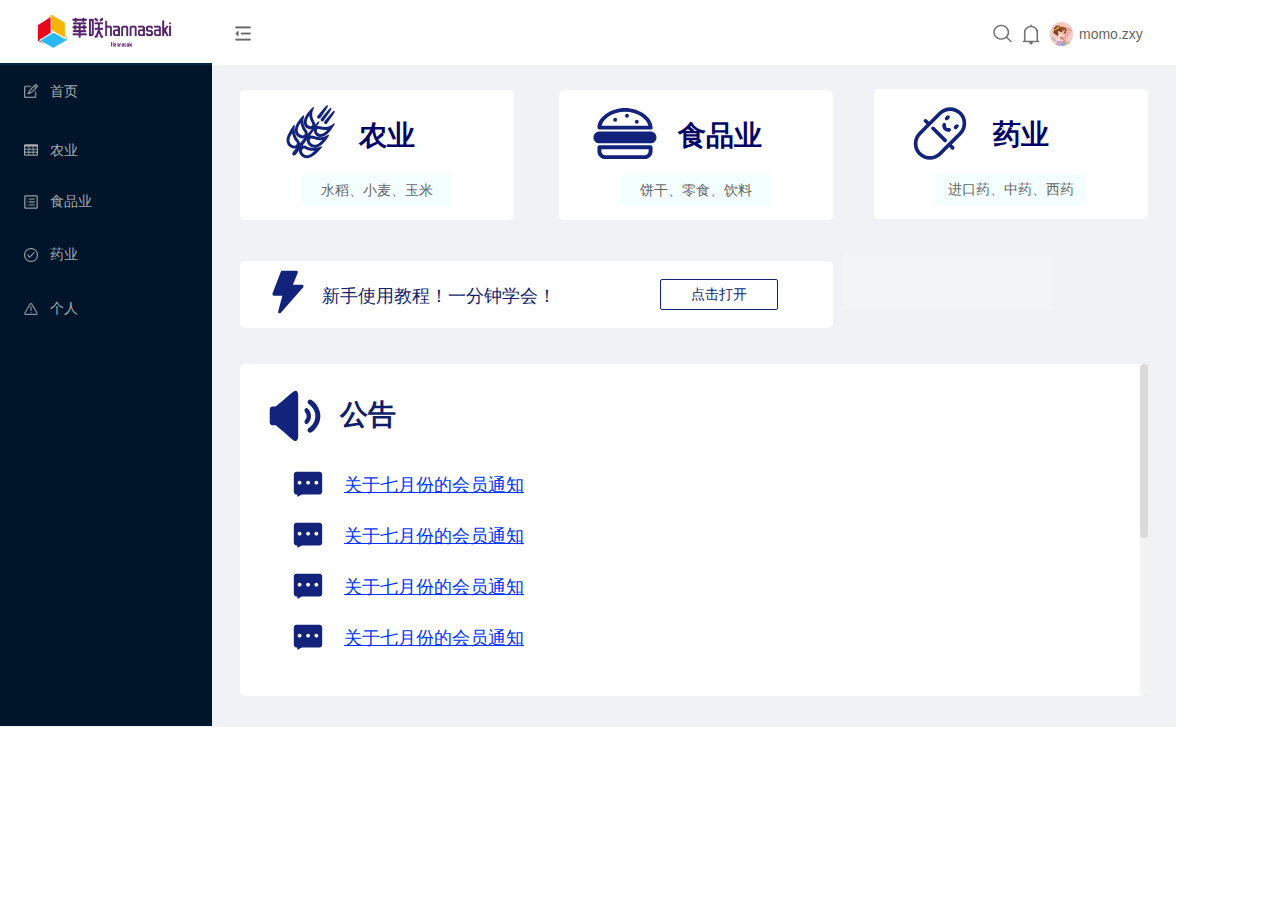
<file: index.html>
﻿<!DOCTYPE html>
<html>
  <head>
    <title>index</title>
    <meta http-equiv="X-UA-Compatible" content="IE=edge"/>
    <meta http-equiv="content-type" content="text/html; charset=utf-8"/>
    <link href="resources/css/axure_rp_page.css" type="text/css" rel="stylesheet"/>
    <link href="data/styles.css" type="text/css" rel="stylesheet"/>
    <link href="files/index/styles.css" type="text/css" rel="stylesheet"/>
    <script src="resources/scripts/jquery-3.2.1.min.js"></script>
    <script src="resources/scripts/axure/axQuery.js"></script>
    <script src="resources/scripts/axure/globals.js"></script>
    <script src="resources/scripts/axutils.js"></script>
    <script src="resources/scripts/axure/annotation.js"></script>
    <script src="resources/scripts/axure/axQuery.std.js"></script>
    <script src="resources/scripts/axure/doc.js"></script>
    <script src="resources/scripts/messagecenter.js"></script>
    <script src="resources/scripts/axure/events.js"></script>
    <script src="resources/scripts/axure/recording.js"></script>
    <script src="resources/scripts/axure/action.js"></script>
    <script src="resources/scripts/axure/expr.js"></script>
    <script src="resources/scripts/axure/geometry.js"></script>
    <script src="resources/scripts/axure/flyout.js"></script>
    <script src="resources/scripts/axure/model.js"></script>
    <script src="resources/scripts/axure/repeater.js"></script>
    <script src="resources/scripts/axure/sto.js"></script>
    <script src="resources/scripts/axure/utils.temp.js"></script>
    <script src="resources/scripts/axure/variables.js"></script>
    <script src="resources/scripts/axure/drag.js"></script>
    <script src="resources/scripts/axure/move.js"></script>
    <script src="resources/scripts/axure/visibility.js"></script>
    <script src="resources/scripts/axure/style.js"></script>
    <script src="resources/scripts/axure/adaptive.js"></script>
    <script src="resources/scripts/axure/tree.js"></script>
    <script src="resources/scripts/axure/init.temp.js"></script>
    <script src="resources/scripts/axure/legacy.js"></script>
    <script src="resources/scripts/axure/viewer.js"></script>
    <script src="resources/scripts/axure/math.js"></script>
    <script src="resources/scripts/axure/jquery.nicescroll.min.js"></script>
    <script src="data/document.js"></script>
    <script src="files/index/data.js"></script>
    <script type="text/javascript">
      $axure.utils.getTransparentGifPath = function() { return 'resources/images/transparent.gif'; };
      $axure.utils.getOtherPath = function() { return 'resources/Other.html'; };
      $axure.utils.getReloadPath = function() { return 'resources/reload.html'; };
    </script>
  </head>
  <body>
    <div id="base" class="">

      <!-- Unnamed (矩形) -->
      <div id="u0" class="ax_default shape">
        <div id="u0_div" class=""></div>
        <div id="u0_text" class="text " style="display:none; visibility: hidden">
          <p></p>
        </div>
      </div>

      <!-- Unnamed (组合) -->
      <div id="u1" class="ax_default" data-left="0" data-top="1" data-width="1176" data-height="64" layer-opacity="1">

        <!-- Unnamed (矩形) -->
        <div id="u2" class="ax_default box_2">
          <div id="u2_div" class=""></div>
          <div id="u2_text" class="text " style="display:none; visibility: hidden">
            <p></p>
          </div>
        </div>

        <!-- Unnamed (图片) -->
        <div id="u3" class="ax_default image">
          <img id="u3_img" class="img " src="images/index/u3.png"/>
          <div id="u3_text" class="text " style="display:none; visibility: hidden">
            <p></p>
          </div>
        </div>

        <!-- Unnamed (组合) -->
        <div id="u4" class="ax_default" data-left="1050" data-top="22" data-width="93" data-height="24" layer-opacity="1">

          <!-- Unnamed (图片) -->
          <div id="u5" class="ax_default image">
            <img id="u5_img" class="img " src="images/index/u5.jpg"/>
            <div id="u5_text" class="text " style="display:none; visibility: hidden">
              <p></p>
            </div>
          </div>

          <!-- Unnamed (矩形) -->
          <div id="u6" class="ax_default label">
            <div id="u6_div" class=""></div>
            <div id="u6_text" class="text ">
              <p><span>momo.zxy</span></p>
            </div>
          </div>
        </div>

        <!-- Unnamed (图片) -->
        <div id="u7" class="ax_default image">
          <img id="u7_img" class="img " src="images/index/u7.png"/>
          <div id="u7_text" class="text " style="display:none; visibility: hidden">
            <p></p>
          </div>
        </div>

        <!-- Unnamed (图片) -->
        <div id="u8" class="ax_default image">
          <img id="u8_img" class="img " src="images/index/u8.png"/>
          <div id="u8_text" class="text " style="display:none; visibility: hidden">
            <p></p>
          </div>
        </div>
      </div>

      <!-- Unnamed (组合) -->
      <div id="u9" class="ax_default" data-left="0" data-top="0" data-width="0" data-height="0" layer-opacity="1">
      </div>

      <!-- Unnamed (组合) -->
      <div id="u10" class="ax_default" data-left="0" data-top="63" data-width="256" data-height="663" layer-opacity="1">

        <!-- Unnamed (矩形) -->
        <div id="u11" class="ax_default box_1">
          <div id="u11_div" class=""></div>
          <div id="u11_text" class="text ">
            <p><span>z</span></p>
          </div>
        </div>

        <!-- Unnamed (矩形) -->
        <div id="u12" class="ax_default box_1">
          <div id="u12_div" class=""></div>
          <div id="u12_text" class="text " style="display:none; visibility: hidden">
            <p></p>
          </div>
        </div>

        <!-- Unnamed (组合) -->
        <div id="u13" class="ax_default" data-left="0" data-top="66" data-width="256" data-height="52" layer-opacity="1">

          <!-- Unnamed (矩形) -->
          <div id="u14" class="ax_default box_2">
            <div id="u14_div" class=""></div>
            <div id="u14_text" class="text ">
              <p><span>首页</span></p>
            </div>
          </div>

          <!-- Unnamed (图片) -->
          <div id="u15" class="ax_default image">
            <img id="u15_img" class="img " src="images/index/u15.png"/>
            <div id="u15_text" class="text " style="display:none; visibility: hidden">
              <p></p>
            </div>
          </div>
        </div>

        <!-- Unnamed (组合) -->
        <div id="u16" class="ax_default" data-left="0" data-top="123" data-width="256" data-height="54" layer-opacity="1">

          <!-- Unnamed (矩形) -->
          <div id="u17" class="ax_default box_2">
            <div id="u17_div" class=""></div>
            <div id="u17_text" class="text ">
              <p><span>农业</span></p>
            </div>
          </div>

          <!-- Unnamed (图片) -->
          <div id="u18" class="ax_default image">
            <img id="u18_img" class="img " src="images/index/u18.png"/>
            <div id="u18_text" class="text " style="display:none; visibility: hidden">
              <p></p>
            </div>
          </div>
        </div>

        <!-- Unnamed (组合) -->
        <div id="u19" class="ax_default" data-left="0" data-top="174" data-width="256" data-height="54" layer-opacity="1">

          <!-- Unnamed (矩形) -->
          <div id="u20" class="ax_default box_2">
            <div id="u20_div" class=""></div>
            <div id="u20_text" class="text ">
              <p><span>食品业</span></p>
            </div>
          </div>

          <!-- Unnamed (图片) -->
          <div id="u21" class="ax_default image">
            <img id="u21_img" class="img " src="images/index/u21.png"/>
            <div id="u21_text" class="text " style="display:none; visibility: hidden">
              <p></p>
            </div>
          </div>
        </div>

        <!-- Unnamed (组合) -->
        <div id="u22" class="ax_default" data-left="0" data-top="227" data-width="256" data-height="54" layer-opacity="1">

          <!-- Unnamed (矩形) -->
          <div id="u23" class="ax_default box_2">
            <div id="u23_div" class=""></div>
            <div id="u23_text" class="text ">
              <p><span>药业</span></p>
            </div>
          </div>

          <!-- Unnamed (图片) -->
          <div id="u24" class="ax_default image">
            <img id="u24_img" class="img " src="images/index/u24.png"/>
            <div id="u24_text" class="text " style="display:none; visibility: hidden">
              <p></p>
            </div>
          </div>
        </div>

        <!-- Unnamed (组合) -->
        <div id="u25" class="ax_default" data-left="0" data-top="281" data-width="256" data-height="54" layer-opacity="1">

          <!-- Unnamed (矩形) -->
          <div id="u26" class="ax_default box_2">
            <div id="u26_div" class=""></div>
            <div id="u26_text" class="text ">
              <p><span>个人</span></p>
            </div>
          </div>

          <!-- Unnamed (图片) -->
          <div id="u27" class="ax_default image">
            <img id="u27_img" class="img " src="images/index/u27.png"/>
            <div id="u27_text" class="text " style="display:none; visibility: hidden">
              <p></p>
            </div>
          </div>
        </div>
      </div>

      <!-- Unnamed (矩形) -->
      <div id="u28" class="ax_default box_2">
        <div id="u28_div" class=""></div>
        <div id="u28_text" class="text " style="display:none; visibility: hidden">
          <p></p>
        </div>
      </div>

      <!-- Unnamed (矩形) -->
      <div id="u29" class="ax_default box_1">
        <div id="u29_div" class=""></div>
        <div id="u29_text" class="text " style="display:none; visibility: hidden">
          <p></p>
        </div>
      </div>

      <!-- Unnamed (矩形) -->
      <div id="u30" class="ax_default label">
        <div id="u30_div" class=""></div>
        <div id="u30_text" class="text ">
          <p><span>农业</span></p>
        </div>
      </div>

      <!-- Unnamed (矩形) -->
      <div id="u31" class="ax_default label">
        <div id="u31_div" class=""></div>
        <div id="u31_text" class="text ">
          <p><span>水稻、小麦、玉米</span></p>
        </div>
      </div>

      <!-- Unnamed (SVG) -->
      <div id="u32" class="ax_default _图片">
        <img id="u32_img" class="img " src="images/index/u32.svg"/>
        <div id="u32_text" class="text " style="display:none; visibility: hidden">
          <p></p>
        </div>
      </div>

      <!-- Unnamed (矩形) -->
      <div id="u33" class="ax_default box_1">
        <div id="u33_div" class=""></div>
        <div id="u33_text" class="text " style="display:none; visibility: hidden">
          <p></p>
        </div>
      </div>

      <!-- Unnamed (矩形) -->
      <div id="u34" class="ax_default label">
        <div id="u34_div" class=""></div>
        <div id="u34_text" class="text ">
          <p><span>食品业</span></p>
        </div>
      </div>

      <!-- Unnamed (矩形) -->
      <div id="u35" class="ax_default label">
        <div id="u35_div" class=""></div>
        <div id="u35_text" class="text ">
          <p><span>饼干、零食、饮料</span></p>
        </div>
      </div>

      <!-- Unnamed (矩形) -->
      <div id="u36" class="ax_default box_1">
        <div id="u36_div" class=""></div>
        <div id="u36_text" class="text " style="display:none; visibility: hidden">
          <p></p>
        </div>
      </div>

      <!-- Unnamed (矩形) -->
      <div id="u37" class="ax_default label">
        <div id="u37_div" class=""></div>
        <div id="u37_text" class="text ">
          <p><span>药业</span></p>
        </div>
      </div>

      <!-- Unnamed (矩形) -->
      <div id="u38" class="ax_default label">
        <div id="u38_div" class=""></div>
        <div id="u38_text" class="text ">
          <p><span>进口药、中药、西药</span></p>
        </div>
      </div>

      <!-- Unnamed (SVG) -->
      <div id="u39" class="ax_default _图片">
        <img id="u39_img" class="img " src="images/index/u39.svg"/>
        <div id="u39_text" class="text " style="display:none; visibility: hidden">
          <p></p>
        </div>
      </div>

      <!-- Unnamed (SVG) -->
      <div id="u40" class="ax_default _图片">
        <img id="u40_img" class="img " src="images/index/u40.svg"/>
        <div id="u40_text" class="text " style="display:none; visibility: hidden">
          <p></p>
        </div>
      </div>

      <!-- Unnamed (矩形) -->
      <div id="u41" class="ax_default box_1">
        <div id="u41_div" class=""></div>
        <div id="u41_text" class="text " style="display:none; visibility: hidden">
          <p></p>
        </div>
      </div>

      <!-- Unnamed (SVG) -->
      <div id="u42" class="ax_default _图片">
        <img id="u42_img" class="img " src="images/index/u42.svg"/>
        <div id="u42_text" class="text " style="display:none; visibility: hidden">
          <p></p>
        </div>
      </div>

      <!-- Unnamed (矩形) -->
      <div id="u43" class="ax_default label">
        <div id="u43_div" class=""></div>
        <div id="u43_text" class="text ">
          <p><span>新手使用教程！一分钟学会！</span></p>
        </div>
      </div>

      <!-- Unnamed (组合) -->
      <div id="u44" class="ax_default" data-left="660" data-top="279" data-width="118" data-height="31" layer-opacity="1">

        <!-- Unnamed (矩形) -->
        <div id="u45" class="ax_default box_2">
          <div id="u45_div" class=""></div>
          <div id="u45_text" class="text " style="display:none; visibility: hidden">
            <p></p>
          </div>
        </div>

        <!-- Unnamed (矩形) -->
        <div id="u46" class="ax_default _24号字_最小说明文本，例如列表时间态、版权信息等）">
          <img id="u46_img" class="img " src="images/index/u46.svg"/>
          <div id="u46_text" class="text ">
            <p><span>点击打开</span></p>
          </div>
        </div>
      </div>

      <!-- Unnamed (矩形) -->
      <div id="u47" class="ax_default box_1">
        <div id="u47_div" class=""></div>
        <div id="u47_text" class="text " style="display:none; visibility: hidden">
          <p></p>
        </div>
      </div>

      <!-- Unnamed (SVG) -->
      <div id="u48" class="ax_default _图片">
        <img id="u48_img" class="img " src="images/index/u48.svg"/>
        <div id="u48_text" class="text " style="display:none; visibility: hidden">
          <p></p>
        </div>
      </div>

      <!-- Unnamed (矩形) -->
      <div id="u49" class="ax_default label">
        <div id="u49_div" class=""></div>
        <div id="u49_text" class="text ">
          <p><span>公告</span></p>
        </div>
      </div>

      <!-- Unnamed (矩形) -->
      <div id="u50" class="ax_default box_2">
        <div id="u50_div" class=""></div>
        <div id="u50_text" class="text " style="display:none; visibility: hidden">
          <p></p>
        </div>
      </div>

      <!-- Unnamed (矩形) -->
      <div id="u51" class="ax_default box_2">
        <div id="u51_div" class=""></div>
        <div id="u51_text" class="text " style="display:none; visibility: hidden">
          <p></p>
        </div>
      </div>

      <!-- Unnamed (SVG) -->
      <div id="u52" class="ax_default _图片">
        <img id="u52_img" class="img " src="images/index/u52.svg"/>
        <div id="u52_text" class="text " style="display:none; visibility: hidden">
          <p></p>
        </div>
      </div>

      <!-- Unnamed (矩形) -->
      <div id="u53" class="ax_default label">
        <div id="u53_div" class=""></div>
        <div id="u53_text" class="text ">
          <p><span style="text-decoration:underline ;">关于七月份的会员通知</span></p>
        </div>
      </div>

      <!-- Unnamed (SVG) -->
      <div id="u54" class="ax_default _图片">
        <img id="u54_img" class="img " src="images/index/u52.svg"/>
        <div id="u54_text" class="text " style="display:none; visibility: hidden">
          <p></p>
        </div>
      </div>

      <!-- Unnamed (矩形) -->
      <div id="u55" class="ax_default label">
        <div id="u55_div" class=""></div>
        <div id="u55_text" class="text ">
          <p><span style="text-decoration:underline ;">关于七月份的会员通知</span></p>
        </div>
      </div>

      <!-- Unnamed (SVG) -->
      <div id="u56" class="ax_default _图片">
        <img id="u56_img" class="img " src="images/index/u52.svg"/>
        <div id="u56_text" class="text " style="display:none; visibility: hidden">
          <p></p>
        </div>
      </div>

      <!-- Unnamed (矩形) -->
      <div id="u57" class="ax_default label">
        <div id="u57_div" class=""></div>
        <div id="u57_text" class="text ">
          <p><span style="text-decoration:underline ;">关于七月份的会员通知</span></p>
        </div>
      </div>

      <!-- Unnamed (图片) -->
      <div id="u58" class="ax_default _图片">
        <img id="u58_img" class="img " src="images/index/u58.png"/>
        <div id="u58_text" class="text " style="display:none; visibility: hidden">
          <p></p>
        </div>
      </div>

      <!-- Unnamed (SVG) -->
      <div id="u59" class="ax_default _图片">
        <img id="u59_img" class="img " src="images/index/u52.svg"/>
        <div id="u59_text" class="text " style="display:none; visibility: hidden">
          <p></p>
        </div>
      </div>

      <!-- Unnamed (矩形) -->
      <div id="u60" class="ax_default label">
        <div id="u60_div" class=""></div>
        <div id="u60_text" class="text ">
          <p><span style="text-decoration:underline ;">关于七月份的会员通知</span></p>
        </div>
      </div>
    </div>
    <script src="resources/scripts/axure/ios.js"></script>
  </body>
</html>
</file>
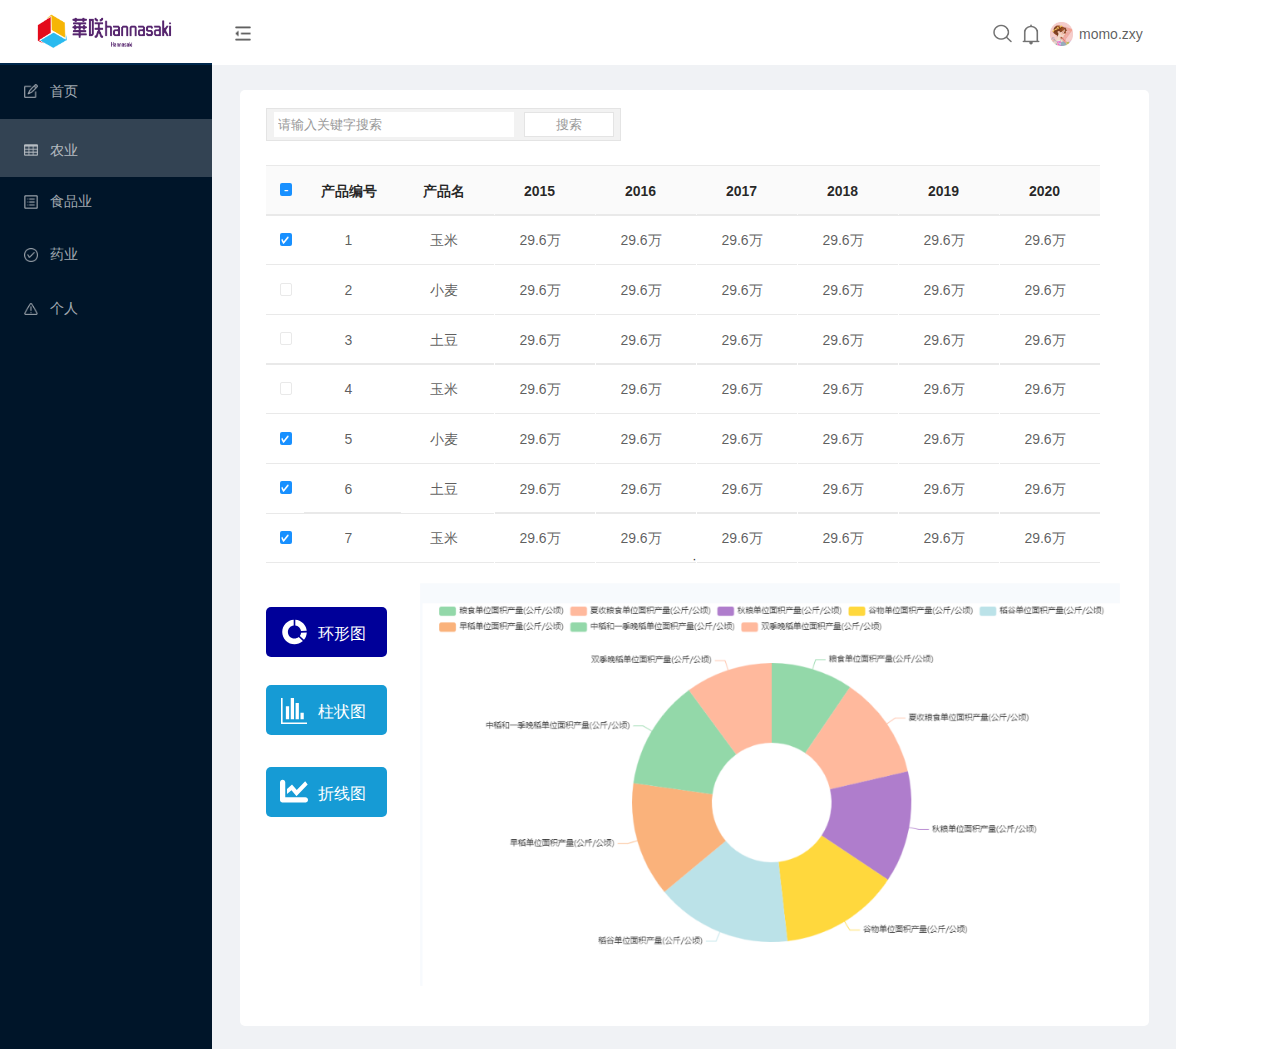
<file: 农业.html>
﻿<!DOCTYPE html>
<html>
  <head>
    <title>农业</title>
    <meta http-equiv="X-UA-Compatible" content="IE=edge"/>
    <meta http-equiv="content-type" content="text/html; charset=utf-8"/>
    <link href="resources/css/axure_rp_page.css" type="text/css" rel="stylesheet"/>
    <link href="data/styles.css" type="text/css" rel="stylesheet"/>
    <link href="files/农业/styles.css" type="text/css" rel="stylesheet"/>
    <script src="resources/scripts/jquery-3.2.1.min.js"></script>
    <script src="resources/scripts/axure/axQuery.js"></script>
    <script src="resources/scripts/axure/globals.js"></script>
    <script src="resources/scripts/axutils.js"></script>
    <script src="resources/scripts/axure/annotation.js"></script>
    <script src="resources/scripts/axure/axQuery.std.js"></script>
    <script src="resources/scripts/axure/doc.js"></script>
    <script src="resources/scripts/messagecenter.js"></script>
    <script src="resources/scripts/axure/events.js"></script>
    <script src="resources/scripts/axure/recording.js"></script>
    <script src="resources/scripts/axure/action.js"></script>
    <script src="resources/scripts/axure/expr.js"></script>
    <script src="resources/scripts/axure/geometry.js"></script>
    <script src="resources/scripts/axure/flyout.js"></script>
    <script src="resources/scripts/axure/model.js"></script>
    <script src="resources/scripts/axure/repeater.js"></script>
    <script src="resources/scripts/axure/sto.js"></script>
    <script src="resources/scripts/axure/utils.temp.js"></script>
    <script src="resources/scripts/axure/variables.js"></script>
    <script src="resources/scripts/axure/drag.js"></script>
    <script src="resources/scripts/axure/move.js"></script>
    <script src="resources/scripts/axure/visibility.js"></script>
    <script src="resources/scripts/axure/style.js"></script>
    <script src="resources/scripts/axure/adaptive.js"></script>
    <script src="resources/scripts/axure/tree.js"></script>
    <script src="resources/scripts/axure/init.temp.js"></script>
    <script src="resources/scripts/axure/legacy.js"></script>
    <script src="resources/scripts/axure/viewer.js"></script>
    <script src="resources/scripts/axure/math.js"></script>
    <script src="resources/scripts/axure/jquery.nicescroll.min.js"></script>
    <script src="data/document.js"></script>
    <script src="files/农业/data.js"></script>
    <script type="text/javascript">
      $axure.utils.getTransparentGifPath = function() { return 'resources/images/transparent.gif'; };
      $axure.utils.getOtherPath = function() { return 'resources/Other.html'; };
      $axure.utils.getReloadPath = function() { return 'resources/reload.html'; };
    </script>
  </head>
  <body>
    <div id="base" class="">

      <!-- Unnamed (矩形) -->
      <div id="u61" class="ax_default shape">
        <div id="u61_div" class=""></div>
        <div id="u61_text" class="text " style="display:none; visibility: hidden">
          <p></p>
        </div>
      </div>

      <!-- Unnamed (组合) -->
      <div id="u62" class="ax_default" data-left="0" data-top="1" data-width="1176" data-height="64" layer-opacity="1">

        <!-- Unnamed (矩形) -->
        <div id="u63" class="ax_default box_2">
          <div id="u63_div" class=""></div>
          <div id="u63_text" class="text " style="display:none; visibility: hidden">
            <p></p>
          </div>
        </div>

        <!-- Unnamed (图片) -->
        <div id="u64" class="ax_default image">
          <img id="u64_img" class="img " src="images/index/u3.png"/>
          <div id="u64_text" class="text " style="display:none; visibility: hidden">
            <p></p>
          </div>
        </div>

        <!-- Unnamed (组合) -->
        <div id="u65" class="ax_default" data-left="1050" data-top="22" data-width="93" data-height="24" layer-opacity="1">

          <!-- Unnamed (图片) -->
          <div id="u66" class="ax_default image">
            <img id="u66_img" class="img " src="images/index/u5.jpg"/>
            <div id="u66_text" class="text " style="display:none; visibility: hidden">
              <p></p>
            </div>
          </div>

          <!-- Unnamed (矩形) -->
          <div id="u67" class="ax_default label">
            <div id="u67_div" class=""></div>
            <div id="u67_text" class="text ">
              <p><span>momo.zxy</span></p>
            </div>
          </div>
        </div>

        <!-- Unnamed (图片) -->
        <div id="u68" class="ax_default image">
          <img id="u68_img" class="img " src="images/index/u7.png"/>
          <div id="u68_text" class="text " style="display:none; visibility: hidden">
            <p></p>
          </div>
        </div>

        <!-- Unnamed (图片) -->
        <div id="u69" class="ax_default image">
          <img id="u69_img" class="img " src="images/index/u8.png"/>
          <div id="u69_text" class="text " style="display:none; visibility: hidden">
            <p></p>
          </div>
        </div>
      </div>

      <!-- Unnamed (组合) -->
      <div id="u70" class="ax_default" data-left="0" data-top="0" data-width="0" data-height="0" layer-opacity="1">
      </div>

      <!-- Unnamed (组合) -->
      <div id="u71" class="ax_default" data-left="0" data-top="63" data-width="256" data-height="986" layer-opacity="1">

        <!-- Unnamed (矩形) -->
        <div id="u72" class="ax_default box_1">
          <div id="u72_div" class=""></div>
          <div id="u72_text" class="text ">
            <p><span>z</span></p>
          </div>
        </div>

        <!-- Unnamed (矩形) -->
        <div id="u73" class="ax_default box_1">
          <div id="u73_div" class=""></div>
          <div id="u73_text" class="text " style="display:none; visibility: hidden">
            <p></p>
          </div>
        </div>

        <!-- Unnamed (组合) -->
        <div id="u74" class="ax_default" data-left="0" data-top="66" data-width="256" data-height="52" layer-opacity="1">

          <!-- Unnamed (矩形) -->
          <div id="u75" class="ax_default box_2">
            <div id="u75_div" class=""></div>
            <div id="u75_text" class="text ">
              <p><span>首页</span></p>
            </div>
          </div>

          <!-- Unnamed (图片) -->
          <div id="u76" class="ax_default image">
            <img id="u76_img" class="img " src="images/index/u15.png"/>
            <div id="u76_text" class="text " style="display:none; visibility: hidden">
              <p></p>
            </div>
          </div>
        </div>

        <!-- Unnamed (组合) -->
        <div id="u77" class="ax_default" data-left="0" data-top="123" data-width="256" data-height="54" layer-opacity="1">

          <!-- Unnamed (矩形) -->
          <div id="u78" class="ax_default box_2">
            <div id="u78_div" class=""></div>
            <div id="u78_text" class="text ">
              <p><span>农业</span></p>
            </div>
          </div>

          <!-- Unnamed (图片) -->
          <div id="u79" class="ax_default image">
            <img id="u79_img" class="img " src="images/index/u18.png"/>
            <div id="u79_text" class="text " style="display:none; visibility: hidden">
              <p></p>
            </div>
          </div>
        </div>

        <!-- Unnamed (组合) -->
        <div id="u80" class="ax_default" data-left="0" data-top="174" data-width="256" data-height="54" layer-opacity="1">

          <!-- Unnamed (矩形) -->
          <div id="u81" class="ax_default box_2">
            <div id="u81_div" class=""></div>
            <div id="u81_text" class="text ">
              <p><span>食品业</span></p>
            </div>
          </div>

          <!-- Unnamed (图片) -->
          <div id="u82" class="ax_default image">
            <img id="u82_img" class="img " src="images/index/u21.png"/>
            <div id="u82_text" class="text " style="display:none; visibility: hidden">
              <p></p>
            </div>
          </div>
        </div>

        <!-- Unnamed (组合) -->
        <div id="u83" class="ax_default" data-left="0" data-top="227" data-width="256" data-height="54" layer-opacity="1">

          <!-- Unnamed (矩形) -->
          <div id="u84" class="ax_default box_2">
            <div id="u84_div" class=""></div>
            <div id="u84_text" class="text ">
              <p><span>药业</span></p>
            </div>
          </div>

          <!-- Unnamed (图片) -->
          <div id="u85" class="ax_default image">
            <img id="u85_img" class="img " src="images/index/u24.png"/>
            <div id="u85_text" class="text " style="display:none; visibility: hidden">
              <p></p>
            </div>
          </div>
        </div>

        <!-- Unnamed (组合) -->
        <div id="u86" class="ax_default" data-left="0" data-top="281" data-width="256" data-height="54" layer-opacity="1">

          <!-- Unnamed (矩形) -->
          <div id="u87" class="ax_default box_2">
            <div id="u87_div" class=""></div>
            <div id="u87_text" class="text ">
              <p><span>个人</span></p>
            </div>
          </div>

          <!-- Unnamed (图片) -->
          <div id="u88" class="ax_default image">
            <img id="u88_img" class="img " src="images/index/u27.png"/>
            <div id="u88_text" class="text " style="display:none; visibility: hidden">
              <p></p>
            </div>
          </div>
        </div>
      </div>

      <!-- Unnamed (矩形) -->
      <div id="u89" class="ax_default box_2">
        <div id="u89_div" class=""></div>
        <div id="u89_text" class="text " style="display:none; visibility: hidden">
          <p></p>
        </div>
      </div>

      <!-- Unnamed (图片) -->
      <div id="u90" class="ax_default _图片">
        <img id="u90_img" class="img " src="images/index/u58.png"/>
        <div id="u90_text" class="text " style="display:none; visibility: hidden">
          <p></p>
        </div>
      </div>

      <!-- Unnamed (矩形) -->
      <div id="u91" class="ax_default box_1">
        <div id="u91_div" class=""></div>
        <div id="u91_text" class="text ">
          <p><span>·</span></p>
        </div>
      </div>

      <!-- Unnamed (矩形) -->
      <div id="u92" class="ax_default _形状2">
        <div id="u92_div" class=""></div>
        <div id="u92_text" class="text " style="display:none; visibility: hidden">
          <p></p>
        </div>
      </div>

      <!-- Unnamed (文本框) -->
      <div id="u93" class="ax_default _文本框1">
        <div id="u93_div" class=""></div>
        <input id="u93_input" type="search" value="请输入关键字搜索" class="u93_input"/>
      </div>

      <!-- Unnamed (矩形) -->
      <div id="u94" class="ax_default _形状2">
        <div id="u94_div" class=""></div>
        <div id="u94_text" class="text ">
          <p><span>搜索</span></p>
        </div>
      </div>

      <!-- Unnamed (组合) -->
      <div id="u95" class="ax_default" data-left="266" data-top="165" data-width="834" data-height="398" layer-opacity="1">

        <!-- Unnamed (组合) -->
        <div id="u96" class="ax_default" data-left="266" data-top="165" data-width="834" data-height="398" layer-opacity="1">

          <!-- Unnamed (组合) -->
          <div id="u97" class="ax_default" data-left="266" data-top="165" data-width="834" data-height="398" layer-opacity="1">

            <!-- Unnamed (组合) -->
            <div id="u98" class="ax_default" data-left="266" data-top="165" data-width="834" data-height="398" layer-opacity="1">

              <!-- Unnamed (组合) -->
              <div id="u99" class="ax_default" data-left="266" data-top="165" data-width="38" data-height="398" layer-opacity="1">

                <!-- Unnamed (组合) -->
                <div id="u100" class="ax_default" data-left="266" data-top="165" data-width="38" data-height="51" layer-opacity="1">

                  <!-- Unnamed (矩形) -->
                  <div id="u101" class="ax_default shape">
                    <div id="u101_div" class=""></div>
                    <div id="u101_text" class="text " style="display:none; visibility: hidden">
                      <p></p>
                    </div>
                  </div>

                  <!-- Unnamed (矩形) -->
                  <div id="u102" class="ax_default shape">
                    <div id="u102_div" class=""></div>
                    <div id="u102_text" class="text ">
                      <p><span>-</span></p>
                    </div>
                  </div>
                </div>

                <!-- Unnamed (组合) -->
                <div id="u103" class="ax_default" data-left="266" data-top="363" data-width="38" data-height="51" layer-opacity="1">

                  <!-- Unnamed (矩形) -->
                  <div id="u104" class="ax_default shape">
                    <div id="u104_div" class=""></div>
                    <div id="u104_text" class="text " style="display:none; visibility: hidden">
                      <p></p>
                    </div>
                  </div>

                  <!-- Unnamed (矩形) -->
                  <div id="u105" class="ax_default shape">
                    <div id="u105_div" class=""></div>
                    <div id="u105_text" class="text " style="display:none; visibility: hidden">
                      <p></p>
                    </div>
                  </div>
                </div>

                <!-- Unnamed (组合) -->
                <div id="u106" class="ax_default" data-left="266" data-top="413" data-width="38" data-height="51" layer-opacity="1">

                  <!-- Unnamed (矩形) -->
                  <div id="u107" class="ax_default shape">
                    <div id="u107_div" class=""></div>
                    <div id="u107_text" class="text " style="display:none; visibility: hidden">
                      <p></p>
                    </div>
                  </div>

                  <!-- Unnamed (矩形) -->
                  <div id="u108" class="ax_default shape">
                    <div id="u108_div" class=""></div>
                    <div id="u108_text" class="text " style="display:none; visibility: hidden">
                      <p></p>
                    </div>
                  </div>

                  <!-- Unnamed (图片) -->
                  <div id="u109" class="ax_default image">
                    <img id="u109_img" class="img " src="images/农业/u109.png"/>
                    <div id="u109_text" class="text " style="display:none; visibility: hidden">
                      <p></p>
                    </div>
                  </div>
                </div>

                <!-- Unnamed (组合) -->
                <div id="u110" class="ax_default" data-left="266" data-top="214" data-width="38" data-height="51" layer-opacity="1">

                  <!-- Unnamed (矩形) -->
                  <div id="u111" class="ax_default shape">
                    <div id="u111_div" class=""></div>
                    <div id="u111_text" class="text " style="display:none; visibility: hidden">
                      <p></p>
                    </div>
                  </div>

                  <!-- Unnamed (矩形) -->
                  <div id="u112" class="ax_default shape">
                    <div id="u112_div" class=""></div>
                    <div id="u112_text" class="text " style="display:none; visibility: hidden">
                      <p></p>
                    </div>
                  </div>

                  <!-- Unnamed (图片) -->
                  <div id="u113" class="ax_default image">
                    <img id="u113_img" class="img " src="images/农业/u109.png"/>
                    <div id="u113_text" class="text " style="display:none; visibility: hidden">
                      <p></p>
                    </div>
                  </div>
                </div>

                <!-- Unnamed (组合) -->
                <div id="u114" class="ax_default" data-left="266" data-top="264" data-width="38" data-height="51" layer-opacity="1">

                  <!-- Unnamed (矩形) -->
                  <div id="u115" class="ax_default shape">
                    <div id="u115_div" class=""></div>
                    <div id="u115_text" class="text " style="display:none; visibility: hidden">
                      <p></p>
                    </div>
                  </div>

                  <!-- Unnamed (矩形) -->
                  <div id="u116" class="ax_default shape">
                    <div id="u116_div" class=""></div>
                    <div id="u116_text" class="text " style="display:none; visibility: hidden">
                      <p></p>
                    </div>
                  </div>
                </div>

                <!-- Unnamed (组合) -->
                <div id="u117" class="ax_default" data-left="266" data-top="314" data-width="38" data-height="51" layer-opacity="1">

                  <!-- Unnamed (矩形) -->
                  <div id="u118" class="ax_default shape">
                    <div id="u118_div" class=""></div>
                    <div id="u118_text" class="text " style="display:none; visibility: hidden">
                      <p></p>
                    </div>
                  </div>

                  <!-- Unnamed (矩形) -->
                  <div id="u119" class="ax_default shape">
                    <div id="u119_div" class=""></div>
                    <div id="u119_text" class="text " style="display:none; visibility: hidden">
                      <p></p>
                    </div>
                  </div>
                </div>

                <!-- Unnamed (组合) -->
                <div id="u120" class="ax_default" data-left="266" data-top="463" data-width="38" data-height="51" layer-opacity="1">

                  <!-- Unnamed (矩形) -->
                  <div id="u121" class="ax_default shape">
                    <div id="u121_div" class=""></div>
                    <div id="u121_text" class="text " style="display:none; visibility: hidden">
                      <p></p>
                    </div>
                  </div>

                  <!-- Unnamed (矩形) -->
                  <div id="u122" class="ax_default shape">
                    <div id="u122_div" class=""></div>
                    <div id="u122_text" class="text " style="display:none; visibility: hidden">
                      <p></p>
                    </div>
                  </div>

                  <!-- Unnamed (图片) -->
                  <div id="u123" class="ax_default image">
                    <img id="u123_img" class="img " src="images/农业/u109.png"/>
                    <div id="u123_text" class="text " style="display:none; visibility: hidden">
                      <p></p>
                    </div>
                  </div>
                </div>

                <!-- Unnamed (组合) -->
                <div id="u124" class="ax_default" data-left="266" data-top="512" data-width="38" data-height="51" layer-opacity="1">

                  <!-- Unnamed (矩形) -->
                  <div id="u125" class="ax_default shape">
                    <div id="u125_div" class=""></div>
                    <div id="u125_text" class="text " style="display:none; visibility: hidden">
                      <p></p>
                    </div>
                  </div>

                  <!-- Unnamed (矩形) -->
                  <div id="u126" class="ax_default shape">
                    <div id="u126_div" class=""></div>
                    <div id="u126_text" class="text " style="display:none; visibility: hidden">
                      <p></p>
                    </div>
                  </div>

                  <!-- Unnamed (图片) -->
                  <div id="u127" class="ax_default image">
                    <img id="u127_img" class="img " src="images/农业/u109.png"/>
                    <div id="u127_text" class="text " style="display:none; visibility: hidden">
                      <p></p>
                    </div>
                  </div>
                </div>
              </div>

              <!-- Unnamed (组合) -->
              <div id="u128" class="ax_default" data-left="304" data-top="165" data-width="97" data-height="398" layer-opacity="1">

                <!-- Unnamed (矩形) -->
                <div id="u129" class="ax_default shape">
                  <div id="u129_div" class=""></div>
                  <div id="u129_text" class="text ">
                    <p><span>产品编号</span></p>
                  </div>
                </div>

                <!-- Unnamed (矩形) -->
                <div id="u130" class="ax_default shape">
                  <div id="u130_div" class=""></div>
                  <div id="u130_text" class="text ">
                    <p><span>4</span></p>
                  </div>
                </div>

                <!-- Unnamed (矩形) -->
                <div id="u131" class="ax_default shape">
                  <div id="u131_div" class=""></div>
                  <div id="u131_text" class="text ">
                    <p><span>5</span></p>
                  </div>
                </div>

                <!-- Unnamed (矩形) -->
                <div id="u132" class="ax_default shape">
                  <div id="u132_div" class=""></div>
                  <div id="u132_text" class="text ">
                    <p><span>1</span></p>
                  </div>
                </div>

                <!-- Unnamed (矩形) -->
                <div id="u133" class="ax_default shape">
                  <div id="u133_div" class=""></div>
                  <div id="u133_text" class="text ">
                    <p><span>2</span></p>
                  </div>
                </div>

                <!-- Unnamed (矩形) -->
                <div id="u134" class="ax_default shape">
                  <div id="u134_div" class=""></div>
                  <div id="u134_text" class="text ">
                    <p><span>3</span></p>
                  </div>
                </div>

                <!-- Unnamed (矩形) -->
                <div id="u135" class="ax_default shape">
                  <div id="u135_div" class=""></div>
                  <div id="u135_text" class="text ">
                    <p><span>6</span></p>
                  </div>
                </div>

                <!-- Unnamed (矩形) -->
                <div id="u136" class="ax_default shape">
                  <div id="u136_div" class=""></div>
                  <div id="u136_text" class="text ">
                    <p><span>7</span></p>
                  </div>
                </div>
              </div>

              <!-- Unnamed (组合) -->
              <div id="u137" class="ax_default" data-left="494" data-top="165" data-width="101" data-height="398" layer-opacity="1">

                <!-- Unnamed (组合) -->
                <div id="u138" class="ax_default" data-left="494" data-top="165" data-width="101" data-height="51" layer-opacity="1">

                  <!-- Unnamed (矩形) -->
                  <div id="u139" class="ax_default shape">
                    <div id="u139_div" class=""></div>
                    <div id="u139_text" class="text ">
                      <p><span>2015</span></p>
                    </div>
                  </div>
                </div>

                <!-- Unnamed (矩形) -->
                <div id="u140" class="ax_default shape">
                  <div id="u140_div" class=""></div>
                  <div id="u140_text" class="text ">
                    <p><span style="font-family:&quot;Helvetica Neue&quot;, sans-serif;">29.6</span><span style="font-family:'PingFangSC-Regular', 'PingFang SC', sans-serif;">万</span></p>
                  </div>
                </div>

                <!-- Unnamed (矩形) -->
                <div id="u141" class="ax_default shape">
                  <div id="u141_div" class=""></div>
                  <div id="u141_text" class="text ">
                    <p><span style="font-family:&quot;Helvetica Neue&quot;, sans-serif;">29.6</span><span style="font-family:'PingFangSC-Regular', 'PingFang SC', sans-serif;">万</span></p>
                  </div>
                </div>

                <!-- Unnamed (矩形) -->
                <div id="u142" class="ax_default shape">
                  <div id="u142_div" class=""></div>
                  <div id="u142_text" class="text ">
                    <p><span style="font-family:&quot;Helvetica Neue&quot;, sans-serif;">29.6</span><span style="font-family:'PingFangSC-Regular', 'PingFang SC', sans-serif;">万</span></p>
                  </div>
                </div>

                <!-- Unnamed (矩形) -->
                <div id="u143" class="ax_default shape">
                  <div id="u143_div" class=""></div>
                  <div id="u143_text" class="text ">
                    <p><span style="font-family:&quot;Helvetica Neue&quot;, sans-serif;">29.6</span><span style="font-family:'PingFangSC-Regular', 'PingFang SC', sans-serif;">万</span></p>
                  </div>
                </div>

                <!-- Unnamed (矩形) -->
                <div id="u144" class="ax_default shape">
                  <div id="u144_div" class=""></div>
                  <div id="u144_text" class="text ">
                    <p><span style="font-family:&quot;Helvetica Neue&quot;, sans-serif;">29.6</span><span style="font-family:'PingFangSC-Regular', 'PingFang SC', sans-serif;">万</span></p>
                  </div>
                </div>

                <!-- Unnamed (矩形) -->
                <div id="u145" class="ax_default shape">
                  <div id="u145_div" class=""></div>
                  <div id="u145_text" class="text ">
                    <p><span style="font-family:&quot;Helvetica Neue&quot;, sans-serif;">29.6</span><span style="font-family:'PingFangSC-Regular', 'PingFang SC', sans-serif;">万</span></p>
                  </div>
                </div>

                <!-- Unnamed (矩形) -->
                <div id="u146" class="ax_default shape">
                  <div id="u146_div" class=""></div>
                  <div id="u146_text" class="text ">
                    <p><span style="font-family:&quot;Helvetica Neue&quot;, sans-serif;">29.6</span><span style="font-family:'PingFangSC-Regular', 'PingFang SC', sans-serif;">万</span></p>
                  </div>
                </div>
              </div>

              <!-- Unnamed (组合) -->
              <div id="u147" class="ax_default" data-left="401" data-top="165" data-width="93" data-height="398" layer-opacity="1">

                <!-- Unnamed (矩形) -->
                <div id="u148" class="ax_default shape">
                  <div id="u148_div" class=""></div>
                  <div id="u148_text" class="text ">
                    <p><span>产品名</span></p>
                  </div>
                </div>

                <!-- Unnamed (矩形) -->
                <div id="u149" class="ax_default shape">
                  <div id="u149_div" class=""></div>
                  <div id="u149_text" class="text ">
                    <p><span>玉米</span></p>
                  </div>
                </div>

                <!-- Unnamed (矩形) -->
                <div id="u150" class="ax_default shape">
                  <div id="u150_div" class=""></div>
                  <div id="u150_text" class="text ">
                    <p><span>小麦</span></p>
                  </div>
                </div>

                <!-- Unnamed (矩形) -->
                <div id="u151" class="ax_default shape">
                  <div id="u151_div" class=""></div>
                  <div id="u151_text" class="text ">
                    <p><span>玉米</span></p>
                  </div>
                </div>

                <!-- Unnamed (矩形) -->
                <div id="u152" class="ax_default shape">
                  <div id="u152_div" class=""></div>
                  <div id="u152_text" class="text ">
                    <p><span>小麦</span></p>
                  </div>
                </div>

                <!-- Unnamed (矩形) -->
                <div id="u153" class="ax_default shape">
                  <div id="u153_div" class=""></div>
                  <div id="u153_text" class="text ">
                    <p><span>土豆</span></p>
                  </div>
                </div>

                <!-- Unnamed (矩形) -->
                <div id="u154" class="ax_default shape">
                  <div id="u154_div" class=""></div>
                  <div id="u154_text" class="text ">
                    <p><span>土豆</span></p>
                  </div>
                </div>

                <!-- Unnamed (矩形) -->
                <div id="u155" class="ax_default shape">
                  <div id="u155_div" class=""></div>
                  <div id="u155_text" class="text ">
                    <p><span>玉米</span></p>
                  </div>
                </div>
              </div>

              <!-- Unnamed (组合) -->
              <div id="u156" class="ax_default" data-left="595" data-top="165" data-width="101" data-height="398" layer-opacity="1">

                <!-- Unnamed (组合) -->
                <div id="u157" class="ax_default" data-left="595" data-top="165" data-width="101" data-height="51" layer-opacity="1">

                  <!-- Unnamed (矩形) -->
                  <div id="u158" class="ax_default shape">
                    <div id="u158_div" class=""></div>
                    <div id="u158_text" class="text ">
                      <p><span>2016</span></p>
                    </div>
                  </div>
                </div>

                <!-- Unnamed (矩形) -->
                <div id="u159" class="ax_default shape">
                  <div id="u159_div" class=""></div>
                  <div id="u159_text" class="text ">
                    <p><span style="font-family:&quot;Helvetica Neue&quot;, sans-serif;">29.6</span><span style="font-family:'PingFangSC-Regular', 'PingFang SC', sans-serif;">万</span></p>
                  </div>
                </div>

                <!-- Unnamed (矩形) -->
                <div id="u160" class="ax_default shape">
                  <div id="u160_div" class=""></div>
                  <div id="u160_text" class="text ">
                    <p><span style="font-family:&quot;Helvetica Neue&quot;, sans-serif;">29.6</span><span style="font-family:'PingFangSC-Regular', 'PingFang SC', sans-serif;">万</span></p>
                  </div>
                </div>

                <!-- Unnamed (矩形) -->
                <div id="u161" class="ax_default shape">
                  <div id="u161_div" class=""></div>
                  <div id="u161_text" class="text ">
                    <p><span style="font-family:&quot;Helvetica Neue&quot;, sans-serif;">29.6</span><span style="font-family:'PingFangSC-Regular', 'PingFang SC', sans-serif;">万</span></p>
                  </div>
                </div>

                <!-- Unnamed (矩形) -->
                <div id="u162" class="ax_default shape">
                  <div id="u162_div" class=""></div>
                  <div id="u162_text" class="text ">
                    <p><span style="font-family:&quot;Helvetica Neue&quot;, sans-serif;">29.6</span><span style="font-family:'PingFangSC-Regular', 'PingFang SC', sans-serif;">万</span></p>
                  </div>
                </div>

                <!-- Unnamed (矩形) -->
                <div id="u163" class="ax_default shape">
                  <div id="u163_div" class=""></div>
                  <div id="u163_text" class="text ">
                    <p><span style="font-family:&quot;Helvetica Neue&quot;, sans-serif;">29.6</span><span style="font-family:'PingFangSC-Regular', 'PingFang SC', sans-serif;">万</span></p>
                  </div>
                </div>

                <!-- Unnamed (矩形) -->
                <div id="u164" class="ax_default shape">
                  <div id="u164_div" class=""></div>
                  <div id="u164_text" class="text ">
                    <p><span style="font-family:&quot;Helvetica Neue&quot;, sans-serif;">29.6</span><span style="font-family:'PingFangSC-Regular', 'PingFang SC', sans-serif;">万</span></p>
                  </div>
                </div>

                <!-- Unnamed (矩形) -->
                <div id="u165" class="ax_default shape">
                  <div id="u165_div" class=""></div>
                  <div id="u165_text" class="text ">
                    <p><span style="font-family:&quot;Helvetica Neue&quot;, sans-serif;">29.6</span><span style="font-family:'PingFangSC-Regular', 'PingFang SC', sans-serif;">万</span></p>
                  </div>
                </div>
              </div>

              <!-- Unnamed (组合) -->
              <div id="u166" class="ax_default" data-left="696" data-top="165" data-width="101" data-height="398" layer-opacity="1">

                <!-- Unnamed (组合) -->
                <div id="u167" class="ax_default" data-left="696" data-top="165" data-width="101" data-height="51" layer-opacity="1">

                  <!-- Unnamed (矩形) -->
                  <div id="u168" class="ax_default shape">
                    <div id="u168_div" class=""></div>
                    <div id="u168_text" class="text ">
                      <p><span>2017</span></p>
                    </div>
                  </div>
                </div>

                <!-- Unnamed (矩形) -->
                <div id="u169" class="ax_default shape">
                  <div id="u169_div" class=""></div>
                  <div id="u169_text" class="text ">
                    <p><span style="font-family:&quot;Helvetica Neue&quot;, sans-serif;">29.6</span><span style="font-family:'PingFangSC-Regular', 'PingFang SC', sans-serif;">万</span></p>
                  </div>
                </div>

                <!-- Unnamed (矩形) -->
                <div id="u170" class="ax_default shape">
                  <div id="u170_div" class=""></div>
                  <div id="u170_text" class="text ">
                    <p><span style="font-family:&quot;Helvetica Neue&quot;, sans-serif;">29.6</span><span style="font-family:'PingFangSC-Regular', 'PingFang SC', sans-serif;">万</span></p>
                  </div>
                </div>

                <!-- Unnamed (矩形) -->
                <div id="u171" class="ax_default shape">
                  <div id="u171_div" class=""></div>
                  <div id="u171_text" class="text ">
                    <p><span style="font-family:&quot;Helvetica Neue&quot;, sans-serif;">29.6</span><span style="font-family:'PingFangSC-Regular', 'PingFang SC', sans-serif;">万</span></p>
                  </div>
                </div>

                <!-- Unnamed (矩形) -->
                <div id="u172" class="ax_default shape">
                  <div id="u172_div" class=""></div>
                  <div id="u172_text" class="text ">
                    <p><span style="font-family:&quot;Helvetica Neue&quot;, sans-serif;">29.6</span><span style="font-family:'PingFangSC-Regular', 'PingFang SC', sans-serif;">万</span></p>
                  </div>
                </div>

                <!-- Unnamed (矩形) -->
                <div id="u173" class="ax_default shape">
                  <div id="u173_div" class=""></div>
                  <div id="u173_text" class="text ">
                    <p><span style="font-family:&quot;Helvetica Neue&quot;, sans-serif;">29.6</span><span style="font-family:'PingFangSC-Regular', 'PingFang SC', sans-serif;">万</span></p>
                  </div>
                </div>

                <!-- Unnamed (矩形) -->
                <div id="u174" class="ax_default shape">
                  <div id="u174_div" class=""></div>
                  <div id="u174_text" class="text ">
                    <p><span style="font-family:&quot;Helvetica Neue&quot;, sans-serif;">29.6</span><span style="font-family:'PingFangSC-Regular', 'PingFang SC', sans-serif;">万</span></p>
                  </div>
                </div>

                <!-- Unnamed (矩形) -->
                <div id="u175" class="ax_default shape">
                  <div id="u175_div" class=""></div>
                  <div id="u175_text" class="text ">
                    <p><span style="font-family:&quot;Helvetica Neue&quot;, sans-serif;">29.6</span><span style="font-family:'PingFangSC-Regular', 'PingFang SC', sans-serif;">万</span></p>
                  </div>
                </div>
              </div>

              <!-- Unnamed (组合) -->
              <div id="u176" class="ax_default" data-left="797" data-top="165" data-width="101" data-height="398" layer-opacity="1">

                <!-- Unnamed (组合) -->
                <div id="u177" class="ax_default" data-left="797" data-top="165" data-width="101" data-height="51" layer-opacity="1">

                  <!-- Unnamed (矩形) -->
                  <div id="u178" class="ax_default shape">
                    <div id="u178_div" class=""></div>
                    <div id="u178_text" class="text ">
                      <p><span>2018</span></p>
                    </div>
                  </div>
                </div>

                <!-- Unnamed (矩形) -->
                <div id="u179" class="ax_default shape">
                  <div id="u179_div" class=""></div>
                  <div id="u179_text" class="text ">
                    <p><span style="font-family:&quot;Helvetica Neue&quot;, sans-serif;">29.6</span><span style="font-family:'PingFangSC-Regular', 'PingFang SC', sans-serif;">万</span></p>
                  </div>
                </div>

                <!-- Unnamed (矩形) -->
                <div id="u180" class="ax_default shape">
                  <div id="u180_div" class=""></div>
                  <div id="u180_text" class="text ">
                    <p><span style="font-family:&quot;Helvetica Neue&quot;, sans-serif;">29.6</span><span style="font-family:'PingFangSC-Regular', 'PingFang SC', sans-serif;">万</span></p>
                  </div>
                </div>

                <!-- Unnamed (矩形) -->
                <div id="u181" class="ax_default shape">
                  <div id="u181_div" class=""></div>
                  <div id="u181_text" class="text ">
                    <p><span style="font-family:&quot;Helvetica Neue&quot;, sans-serif;">29.6</span><span style="font-family:'PingFangSC-Regular', 'PingFang SC', sans-serif;">万</span></p>
                  </div>
                </div>

                <!-- Unnamed (矩形) -->
                <div id="u182" class="ax_default shape">
                  <div id="u182_div" class=""></div>
                  <div id="u182_text" class="text ">
                    <p><span style="font-family:&quot;Helvetica Neue&quot;, sans-serif;">29.6</span><span style="font-family:'PingFangSC-Regular', 'PingFang SC', sans-serif;">万</span></p>
                  </div>
                </div>

                <!-- Unnamed (矩形) -->
                <div id="u183" class="ax_default shape">
                  <div id="u183_div" class=""></div>
                  <div id="u183_text" class="text ">
                    <p><span style="font-family:&quot;Helvetica Neue&quot;, sans-serif;">29.6</span><span style="font-family:'PingFangSC-Regular', 'PingFang SC', sans-serif;">万</span></p>
                  </div>
                </div>

                <!-- Unnamed (矩形) -->
                <div id="u184" class="ax_default shape">
                  <div id="u184_div" class=""></div>
                  <div id="u184_text" class="text ">
                    <p><span style="font-family:&quot;Helvetica Neue&quot;, sans-serif;">29.6</span><span style="font-family:'PingFangSC-Regular', 'PingFang SC', sans-serif;">万</span></p>
                  </div>
                </div>

                <!-- Unnamed (矩形) -->
                <div id="u185" class="ax_default shape">
                  <div id="u185_div" class=""></div>
                  <div id="u185_text" class="text ">
                    <p><span style="font-family:&quot;Helvetica Neue&quot;, sans-serif;">29.6</span><span style="font-family:'PingFangSC-Regular', 'PingFang SC', sans-serif;">万</span></p>
                  </div>
                </div>
              </div>

              <!-- Unnamed (组合) -->
              <div id="u186" class="ax_default" data-left="898" data-top="165" data-width="101" data-height="398" layer-opacity="1">

                <!-- Unnamed (组合) -->
                <div id="u187" class="ax_default" data-left="898" data-top="165" data-width="101" data-height="51" layer-opacity="1">

                  <!-- Unnamed (矩形) -->
                  <div id="u188" class="ax_default shape">
                    <div id="u188_div" class=""></div>
                    <div id="u188_text" class="text ">
                      <p><span>2019</span></p>
                    </div>
                  </div>
                </div>

                <!-- Unnamed (矩形) -->
                <div id="u189" class="ax_default shape">
                  <div id="u189_div" class=""></div>
                  <div id="u189_text" class="text ">
                    <p><span style="font-family:&quot;Helvetica Neue&quot;, sans-serif;">29.6</span><span style="font-family:'PingFangSC-Regular', 'PingFang SC', sans-serif;">万</span></p>
                  </div>
                </div>

                <!-- Unnamed (矩形) -->
                <div id="u190" class="ax_default shape">
                  <div id="u190_div" class=""></div>
                  <div id="u190_text" class="text ">
                    <p><span style="font-family:&quot;Helvetica Neue&quot;, sans-serif;">29.6</span><span style="font-family:'PingFangSC-Regular', 'PingFang SC', sans-serif;">万</span></p>
                  </div>
                </div>

                <!-- Unnamed (矩形) -->
                <div id="u191" class="ax_default shape">
                  <div id="u191_div" class=""></div>
                  <div id="u191_text" class="text ">
                    <p><span style="font-family:&quot;Helvetica Neue&quot;, sans-serif;">29.6</span><span style="font-family:'PingFangSC-Regular', 'PingFang SC', sans-serif;">万</span></p>
                  </div>
                </div>

                <!-- Unnamed (矩形) -->
                <div id="u192" class="ax_default shape">
                  <div id="u192_div" class=""></div>
                  <div id="u192_text" class="text ">
                    <p><span style="font-family:&quot;Helvetica Neue&quot;, sans-serif;">29.6</span><span style="font-family:'PingFangSC-Regular', 'PingFang SC', sans-serif;">万</span></p>
                  </div>
                </div>

                <!-- Unnamed (矩形) -->
                <div id="u193" class="ax_default shape">
                  <div id="u193_div" class=""></div>
                  <div id="u193_text" class="text ">
                    <p><span style="font-family:&quot;Helvetica Neue&quot;, sans-serif;">29.6</span><span style="font-family:'PingFangSC-Regular', 'PingFang SC', sans-serif;">万</span></p>
                  </div>
                </div>

                <!-- Unnamed (矩形) -->
                <div id="u194" class="ax_default shape">
                  <div id="u194_div" class=""></div>
                  <div id="u194_text" class="text ">
                    <p><span style="font-family:&quot;Helvetica Neue&quot;, sans-serif;">29.6</span><span style="font-family:'PingFangSC-Regular', 'PingFang SC', sans-serif;">万</span></p>
                  </div>
                </div>

                <!-- Unnamed (矩形) -->
                <div id="u195" class="ax_default shape">
                  <div id="u195_div" class=""></div>
                  <div id="u195_text" class="text ">
                    <p><span style="font-family:&quot;Helvetica Neue&quot;, sans-serif;">29.6</span><span style="font-family:'PingFangSC-Regular', 'PingFang SC', sans-serif;">万</span></p>
                  </div>
                </div>
              </div>

              <!-- Unnamed (组合) -->
              <div id="u196" class="ax_default" data-left="999" data-top="165" data-width="101" data-height="398" layer-opacity="1">

                <!-- Unnamed (组合) -->
                <div id="u197" class="ax_default" data-left="999" data-top="165" data-width="101" data-height="51" layer-opacity="1">

                  <!-- Unnamed (矩形) -->
                  <div id="u198" class="ax_default shape">
                    <div id="u198_div" class=""></div>
                    <div id="u198_text" class="text ">
                      <p><span>2020</span></p>
                    </div>
                  </div>
                </div>

                <!-- Unnamed (矩形) -->
                <div id="u199" class="ax_default shape">
                  <div id="u199_div" class=""></div>
                  <div id="u199_text" class="text ">
                    <p><span style="font-family:&quot;Helvetica Neue&quot;, sans-serif;">29.6</span><span style="font-family:'PingFangSC-Regular', 'PingFang SC', sans-serif;">万</span></p>
                  </div>
                </div>

                <!-- Unnamed (矩形) -->
                <div id="u200" class="ax_default shape">
                  <div id="u200_div" class=""></div>
                  <div id="u200_text" class="text ">
                    <p><span style="font-family:&quot;Helvetica Neue&quot;, sans-serif;">29.6</span><span style="font-family:'PingFangSC-Regular', 'PingFang SC', sans-serif;">万</span></p>
                  </div>
                </div>

                <!-- Unnamed (矩形) -->
                <div id="u201" class="ax_default shape">
                  <div id="u201_div" class=""></div>
                  <div id="u201_text" class="text ">
                    <p><span style="font-family:&quot;Helvetica Neue&quot;, sans-serif;">29.6</span><span style="font-family:'PingFangSC-Regular', 'PingFang SC', sans-serif;">万</span></p>
                  </div>
                </div>

                <!-- Unnamed (矩形) -->
                <div id="u202" class="ax_default shape">
                  <div id="u202_div" class=""></div>
                  <div id="u202_text" class="text ">
                    <p><span style="font-family:&quot;Helvetica Neue&quot;, sans-serif;">29.6</span><span style="font-family:'PingFangSC-Regular', 'PingFang SC', sans-serif;">万</span></p>
                  </div>
                </div>

                <!-- Unnamed (矩形) -->
                <div id="u203" class="ax_default shape">
                  <div id="u203_div" class=""></div>
                  <div id="u203_text" class="text ">
                    <p><span style="font-family:&quot;Helvetica Neue&quot;, sans-serif;">29.6</span><span style="font-family:'PingFangSC-Regular', 'PingFang SC', sans-serif;">万</span></p>
                  </div>
                </div>

                <!-- Unnamed (矩形) -->
                <div id="u204" class="ax_default shape">
                  <div id="u204_div" class=""></div>
                  <div id="u204_text" class="text ">
                    <p><span style="font-family:&quot;Helvetica Neue&quot;, sans-serif;">29.6</span><span style="font-family:'PingFangSC-Regular', 'PingFang SC', sans-serif;">万</span></p>
                  </div>
                </div>

                <!-- Unnamed (矩形) -->
                <div id="u205" class="ax_default shape">
                  <div id="u205_div" class=""></div>
                  <div id="u205_text" class="text ">
                    <p><span style="font-family:&quot;Helvetica Neue&quot;, sans-serif;">29.6</span><span style="font-family:'PingFangSC-Regular', 'PingFang SC', sans-serif;">万</span></p>
                  </div>
                </div>
              </div>
            </div>
          </div>
        </div>
      </div>

      <!-- Unnamed (组合) -->
      <div id="u206" class="ax_default" data-left="266" data-top="607" data-width="121" data-height="50" layer-opacity="1">

        <!-- Unnamed (矩形) -->
        <div id="u207" class="ax_default primary_button">
          <div id="u207_div" class=""></div>
          <div id="u207_text" class="text " style="display:none; visibility: hidden">
            <p></p>
          </div>
        </div>

        <!-- Unnamed (矩形) -->
        <div id="u208" class="ax_default label">
          <div id="u208_div" class=""></div>
          <div id="u208_text" class="text ">
            <p><span>环形图</span></p>
          </div>
        </div>

        <!-- Unnamed (SVG) -->
        <div id="u209" class="ax_default _图片">
          <img id="u209_img" class="img " src="images/农业/u209.svg"/>
          <div id="u209_text" class="text " style="display:none; visibility: hidden">
            <p></p>
          </div>
        </div>
      </div>

      <!-- Unnamed (组合) -->
      <div id="u210" class="ax_default" data-left="266" data-top="685" data-width="121" data-height="50" layer-opacity="1">

        <!-- Unnamed (矩形) -->
        <div id="u211" class="ax_default primary_button">
          <div id="u211_div" class=""></div>
          <div id="u211_text" class="text " style="display:none; visibility: hidden">
            <p></p>
          </div>
        </div>

        <!-- Unnamed (矩形) -->
        <div id="u212" class="ax_default label">
          <div id="u212_div" class=""></div>
          <div id="u212_text" class="text ">
            <p><span>柱状图</span></p>
          </div>
        </div>

        <!-- Unnamed (SVG) -->
        <div id="u213" class="ax_default _图片">
          <img id="u213_img" class="img " src="images/农业/u213.svg"/>
          <div id="u213_text" class="text " style="display:none; visibility: hidden">
            <p></p>
          </div>
        </div>
      </div>

      <!-- Unnamed (组合) -->
      <div id="u214" class="ax_default" data-left="266" data-top="767" data-width="121" data-height="50" layer-opacity="1">

        <!-- Unnamed (矩形) -->
        <div id="u215" class="ax_default primary_button">
          <div id="u215_div" class=""></div>
          <div id="u215_text" class="text " style="display:none; visibility: hidden">
            <p></p>
          </div>
        </div>

        <!-- Unnamed (矩形) -->
        <div id="u216" class="ax_default label">
          <div id="u216_div" class=""></div>
          <div id="u216_text" class="text ">
            <p><span>折线图</span></p>
          </div>
        </div>

        <!-- Unnamed (SVG) -->
        <div id="u217" class="ax_default _图片">
          <img id="u217_img" class="img " src="images/农业/u217.svg"/>
          <div id="u217_text" class="text " style="display:none; visibility: hidden">
            <p></p>
          </div>
        </div>
      </div>

      <!-- Unnamed (图片) -->
      <div id="u218" class="ax_default _图片">
        <img id="u218_img" class="img " src="images/农业/u218.png"/>
        <div id="u218_text" class="text " style="display:none; visibility: hidden">
          <p></p>
        </div>
      </div>
    </div>
    <script src="resources/scripts/axure/ios.js"></script>
  </body>
</html>
</file>
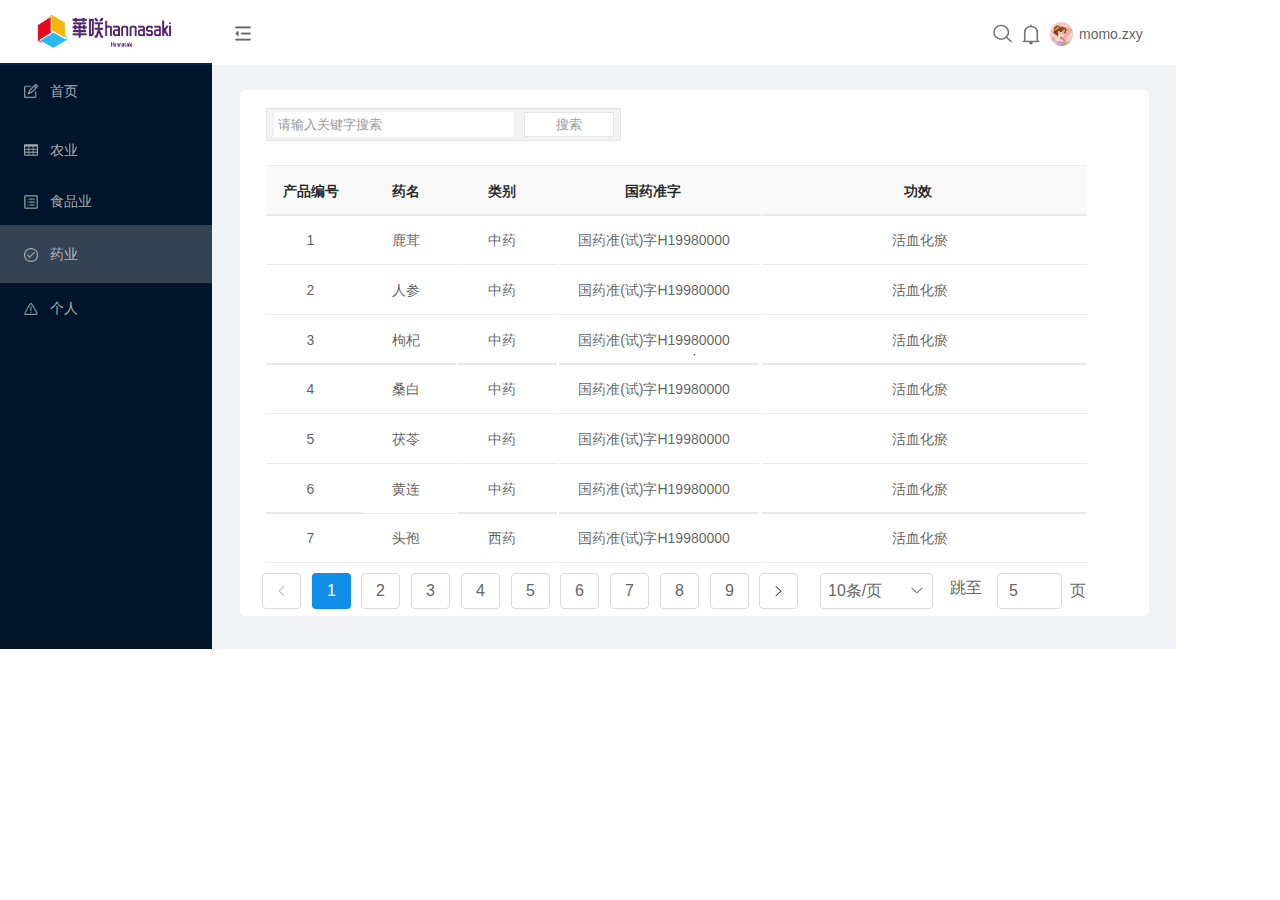
<file: 药业.html>
﻿<!DOCTYPE html>
<html>
  <head>
    <title>药业</title>
    <meta http-equiv="X-UA-Compatible" content="IE=edge"/>
    <meta http-equiv="content-type" content="text/html; charset=utf-8"/>
    <link href="resources/css/axure_rp_page.css" type="text/css" rel="stylesheet"/>
    <link href="data/styles.css" type="text/css" rel="stylesheet"/>
    <link href="files/药业/styles.css" type="text/css" rel="stylesheet"/>
    <script src="resources/scripts/jquery-3.2.1.min.js"></script>
    <script src="resources/scripts/axure/axQuery.js"></script>
    <script src="resources/scripts/axure/globals.js"></script>
    <script src="resources/scripts/axutils.js"></script>
    <script src="resources/scripts/axure/annotation.js"></script>
    <script src="resources/scripts/axure/axQuery.std.js"></script>
    <script src="resources/scripts/axure/doc.js"></script>
    <script src="resources/scripts/messagecenter.js"></script>
    <script src="resources/scripts/axure/events.js"></script>
    <script src="resources/scripts/axure/recording.js"></script>
    <script src="resources/scripts/axure/action.js"></script>
    <script src="resources/scripts/axure/expr.js"></script>
    <script src="resources/scripts/axure/geometry.js"></script>
    <script src="resources/scripts/axure/flyout.js"></script>
    <script src="resources/scripts/axure/model.js"></script>
    <script src="resources/scripts/axure/repeater.js"></script>
    <script src="resources/scripts/axure/sto.js"></script>
    <script src="resources/scripts/axure/utils.temp.js"></script>
    <script src="resources/scripts/axure/variables.js"></script>
    <script src="resources/scripts/axure/drag.js"></script>
    <script src="resources/scripts/axure/move.js"></script>
    <script src="resources/scripts/axure/visibility.js"></script>
    <script src="resources/scripts/axure/style.js"></script>
    <script src="resources/scripts/axure/adaptive.js"></script>
    <script src="resources/scripts/axure/tree.js"></script>
    <script src="resources/scripts/axure/init.temp.js"></script>
    <script src="resources/scripts/axure/legacy.js"></script>
    <script src="resources/scripts/axure/viewer.js"></script>
    <script src="resources/scripts/axure/math.js"></script>
    <script src="resources/scripts/axure/jquery.nicescroll.min.js"></script>
    <script src="data/document.js"></script>
    <script src="files/药业/data.js"></script>
    <script type="text/javascript">
      $axure.utils.getTransparentGifPath = function() { return 'resources/images/transparent.gif'; };
      $axure.utils.getOtherPath = function() { return 'resources/Other.html'; };
      $axure.utils.getReloadPath = function() { return 'resources/reload.html'; };
    </script>
  </head>
  <body>
    <div id="base" class="">

      <!-- Unnamed (矩形) -->
      <div id="u377" class="ax_default shape">
        <div id="u377_div" class=""></div>
        <div id="u377_text" class="text " style="display:none; visibility: hidden">
          <p></p>
        </div>
      </div>

      <!-- Unnamed (组合) -->
      <div id="u378" class="ax_default" data-left="0" data-top="1" data-width="1176" data-height="64" layer-opacity="1">

        <!-- Unnamed (矩形) -->
        <div id="u379" class="ax_default box_2">
          <div id="u379_div" class=""></div>
          <div id="u379_text" class="text " style="display:none; visibility: hidden">
            <p></p>
          </div>
        </div>

        <!-- Unnamed (图片) -->
        <div id="u380" class="ax_default image">
          <img id="u380_img" class="img " src="images/index/u3.png"/>
          <div id="u380_text" class="text " style="display:none; visibility: hidden">
            <p></p>
          </div>
        </div>

        <!-- Unnamed (组合) -->
        <div id="u381" class="ax_default" data-left="1050" data-top="22" data-width="93" data-height="24" layer-opacity="1">

          <!-- Unnamed (图片) -->
          <div id="u382" class="ax_default image">
            <img id="u382_img" class="img " src="images/index/u5.jpg"/>
            <div id="u382_text" class="text " style="display:none; visibility: hidden">
              <p></p>
            </div>
          </div>

          <!-- Unnamed (矩形) -->
          <div id="u383" class="ax_default label">
            <div id="u383_div" class=""></div>
            <div id="u383_text" class="text ">
              <p><span>momo.zxy</span></p>
            </div>
          </div>
        </div>

        <!-- Unnamed (图片) -->
        <div id="u384" class="ax_default image">
          <img id="u384_img" class="img " src="images/index/u7.png"/>
          <div id="u384_text" class="text " style="display:none; visibility: hidden">
            <p></p>
          </div>
        </div>

        <!-- Unnamed (图片) -->
        <div id="u385" class="ax_default image">
          <img id="u385_img" class="img " src="images/index/u8.png"/>
          <div id="u385_text" class="text " style="display:none; visibility: hidden">
            <p></p>
          </div>
        </div>
      </div>

      <!-- Unnamed (组合) -->
      <div id="u386" class="ax_default" data-left="0" data-top="0" data-width="0" data-height="0" layer-opacity="1">
      </div>

      <!-- Unnamed (组合) -->
      <div id="u387" class="ax_default" data-left="0" data-top="63" data-width="256" data-height="586" layer-opacity="1">

        <!-- Unnamed (矩形) -->
        <div id="u388" class="ax_default box_1">
          <div id="u388_div" class=""></div>
          <div id="u388_text" class="text ">
            <p><span>z</span></p>
          </div>
        </div>

        <!-- Unnamed (矩形) -->
        <div id="u389" class="ax_default box_1">
          <div id="u389_div" class=""></div>
          <div id="u389_text" class="text " style="display:none; visibility: hidden">
            <p></p>
          </div>
        </div>

        <!-- Unnamed (组合) -->
        <div id="u390" class="ax_default" data-left="0" data-top="66" data-width="256" data-height="52" layer-opacity="1">

          <!-- Unnamed (矩形) -->
          <div id="u391" class="ax_default box_2">
            <div id="u391_div" class=""></div>
            <div id="u391_text" class="text ">
              <p><span>首页</span></p>
            </div>
          </div>

          <!-- Unnamed (图片) -->
          <div id="u392" class="ax_default image">
            <img id="u392_img" class="img " src="images/index/u15.png"/>
            <div id="u392_text" class="text " style="display:none; visibility: hidden">
              <p></p>
            </div>
          </div>
        </div>

        <!-- Unnamed (组合) -->
        <div id="u393" class="ax_default" data-left="0" data-top="123" data-width="256" data-height="54" layer-opacity="1">

          <!-- Unnamed (矩形) -->
          <div id="u394" class="ax_default box_2">
            <div id="u394_div" class=""></div>
            <div id="u394_text" class="text ">
              <p><span>农业</span></p>
            </div>
          </div>

          <!-- Unnamed (图片) -->
          <div id="u395" class="ax_default image">
            <img id="u395_img" class="img " src="images/index/u18.png"/>
            <div id="u395_text" class="text " style="display:none; visibility: hidden">
              <p></p>
            </div>
          </div>
        </div>

        <!-- Unnamed (组合) -->
        <div id="u396" class="ax_default" data-left="0" data-top="174" data-width="256" data-height="54" layer-opacity="1">

          <!-- Unnamed (矩形) -->
          <div id="u397" class="ax_default box_2">
            <div id="u397_div" class=""></div>
            <div id="u397_text" class="text ">
              <p><span>食品业</span></p>
            </div>
          </div>

          <!-- Unnamed (图片) -->
          <div id="u398" class="ax_default image">
            <img id="u398_img" class="img " src="images/index/u21.png"/>
            <div id="u398_text" class="text " style="display:none; visibility: hidden">
              <p></p>
            </div>
          </div>
        </div>

        <!-- Unnamed (组合) -->
        <div id="u399" class="ax_default" data-left="0" data-top="227" data-width="256" data-height="54" layer-opacity="1">

          <!-- Unnamed (矩形) -->
          <div id="u400" class="ax_default box_2">
            <div id="u400_div" class=""></div>
            <div id="u400_text" class="text ">
              <p><span>药业</span></p>
            </div>
          </div>

          <!-- Unnamed (图片) -->
          <div id="u401" class="ax_default image">
            <img id="u401_img" class="img " src="images/index/u24.png"/>
            <div id="u401_text" class="text " style="display:none; visibility: hidden">
              <p></p>
            </div>
          </div>
        </div>

        <!-- Unnamed (组合) -->
        <div id="u402" class="ax_default" data-left="0" data-top="281" data-width="256" data-height="54" layer-opacity="1">

          <!-- Unnamed (矩形) -->
          <div id="u403" class="ax_default box_2">
            <div id="u403_div" class=""></div>
            <div id="u403_text" class="text ">
              <p><span>个人</span></p>
            </div>
          </div>

          <!-- Unnamed (图片) -->
          <div id="u404" class="ax_default image">
            <img id="u404_img" class="img " src="images/index/u27.png"/>
            <div id="u404_text" class="text " style="display:none; visibility: hidden">
              <p></p>
            </div>
          </div>
        </div>
      </div>

      <!-- Unnamed (矩形) -->
      <div id="u405" class="ax_default box_2">
        <div id="u405_div" class=""></div>
        <div id="u405_text" class="text " style="display:none; visibility: hidden">
          <p></p>
        </div>
      </div>

      <!-- Unnamed (图片) -->
      <div id="u406" class="ax_default _图片">
        <img id="u406_img" class="img " src="images/index/u58.png"/>
        <div id="u406_text" class="text " style="display:none; visibility: hidden">
          <p></p>
        </div>
      </div>

      <!-- Unnamed (矩形) -->
      <div id="u407" class="ax_default box_1">
        <div id="u407_div" class=""></div>
        <div id="u407_text" class="text ">
          <p><span>·</span></p>
        </div>
      </div>

      <!-- Unnamed (矩形) -->
      <div id="u408" class="ax_default _形状2">
        <div id="u408_div" class=""></div>
        <div id="u408_text" class="text " style="display:none; visibility: hidden">
          <p></p>
        </div>
      </div>

      <!-- Unnamed (文本框) -->
      <div id="u409" class="ax_default _文本框1">
        <div id="u409_div" class=""></div>
        <input id="u409_input" type="search" value="请输入关键字搜索" class="u409_input"/>
      </div>

      <!-- Unnamed (矩形) -->
      <div id="u410" class="ax_default _形状2">
        <div id="u410_div" class=""></div>
        <div id="u410_text" class="text ">
          <p><span>搜索</span></p>
        </div>
      </div>

      <!-- Unnamed (组合) -->
      <div id="u411" class="ax_default" data-left="266" data-top="165" data-width="821" data-height="398" layer-opacity="1">

        <!-- Unnamed (组合) -->
        <div id="u412" class="ax_default" data-left="266" data-top="165" data-width="821" data-height="398" layer-opacity="1">

          <!-- Unnamed (组合) -->
          <div id="u413" class="ax_default" data-left="266" data-top="165" data-width="821" data-height="398" layer-opacity="1">

            <!-- Unnamed (组合) -->
            <div id="u414" class="ax_default" data-left="266" data-top="165" data-width="821" data-height="398" layer-opacity="1">

              <!-- Unnamed (组合) -->
              <div id="u415" class="ax_default" data-left="266" data-top="165" data-width="97" data-height="398" layer-opacity="1">

                <!-- Unnamed (矩形) -->
                <div id="u416" class="ax_default shape">
                  <div id="u416_div" class=""></div>
                  <div id="u416_text" class="text ">
                    <p><span>产品编号</span></p>
                  </div>
                </div>

                <!-- Unnamed (矩形) -->
                <div id="u417" class="ax_default shape">
                  <div id="u417_div" class=""></div>
                  <div id="u417_text" class="text ">
                    <p><span>4</span></p>
                  </div>
                </div>

                <!-- Unnamed (矩形) -->
                <div id="u418" class="ax_default shape">
                  <div id="u418_div" class=""></div>
                  <div id="u418_text" class="text ">
                    <p><span>5</span></p>
                  </div>
                </div>

                <!-- Unnamed (矩形) -->
                <div id="u419" class="ax_default shape">
                  <div id="u419_div" class=""></div>
                  <div id="u419_text" class="text ">
                    <p><span>1</span></p>
                  </div>
                </div>

                <!-- Unnamed (矩形) -->
                <div id="u420" class="ax_default shape">
                  <div id="u420_div" class=""></div>
                  <div id="u420_text" class="text ">
                    <p><span>2</span></p>
                  </div>
                </div>

                <!-- Unnamed (矩形) -->
                <div id="u421" class="ax_default shape">
                  <div id="u421_div" class=""></div>
                  <div id="u421_text" class="text ">
                    <p><span>3</span></p>
                  </div>
                </div>

                <!-- Unnamed (矩形) -->
                <div id="u422" class="ax_default shape">
                  <div id="u422_div" class=""></div>
                  <div id="u422_text" class="text ">
                    <p><span>6</span></p>
                  </div>
                </div>

                <!-- Unnamed (矩形) -->
                <div id="u423" class="ax_default shape">
                  <div id="u423_div" class=""></div>
                  <div id="u423_text" class="text ">
                    <p><span>7</span></p>
                  </div>
                </div>
              </div>

              <!-- Unnamed (组合) -->
              <div id="u424" class="ax_default" data-left="456" data-top="165" data-width="101" data-height="398" layer-opacity="1">

                <!-- Unnamed (组合) -->
                <div id="u425" class="ax_default" data-left="456" data-top="165" data-width="101" data-height="51" layer-opacity="1">

                  <!-- Unnamed (矩形) -->
                  <div id="u426" class="ax_default shape">
                    <div id="u426_div" class=""></div>
                    <div id="u426_text" class="text ">
                      <p><span>类别</span></p>
                    </div>
                  </div>
                </div>

                <!-- Unnamed (矩形) -->
                <div id="u427" class="ax_default shape">
                  <div id="u427_div" class=""></div>
                  <div id="u427_text" class="text ">
                    <p><span>中药</span></p>
                  </div>
                </div>

                <!-- Unnamed (矩形) -->
                <div id="u428" class="ax_default shape">
                  <div id="u428_div" class=""></div>
                  <div id="u428_text" class="text ">
                    <p><span>中药</span></p>
                  </div>
                </div>

                <!-- Unnamed (矩形) -->
                <div id="u429" class="ax_default shape">
                  <div id="u429_div" class=""></div>
                  <div id="u429_text" class="text ">
                    <p><span>中药</span></p>
                  </div>
                </div>

                <!-- Unnamed (矩形) -->
                <div id="u430" class="ax_default shape">
                  <div id="u430_div" class=""></div>
                  <div id="u430_text" class="text ">
                    <p><span>中药</span></p>
                  </div>
                </div>

                <!-- Unnamed (矩形) -->
                <div id="u431" class="ax_default shape">
                  <div id="u431_div" class=""></div>
                  <div id="u431_text" class="text ">
                    <p><span>中药</span></p>
                  </div>
                </div>

                <!-- Unnamed (矩形) -->
                <div id="u432" class="ax_default shape">
                  <div id="u432_div" class=""></div>
                  <div id="u432_text" class="text ">
                    <p><span>中药</span></p>
                  </div>
                </div>

                <!-- Unnamed (矩形) -->
                <div id="u433" class="ax_default shape">
                  <div id="u433_div" class=""></div>
                  <div id="u433_text" class="text ">
                    <p><span>西药</span></p>
                  </div>
                </div>
              </div>

              <!-- Unnamed (组合) -->
              <div id="u434" class="ax_default" data-left="363" data-top="165" data-width="93" data-height="398" layer-opacity="1">

                <!-- Unnamed (矩形) -->
                <div id="u435" class="ax_default shape">
                  <div id="u435_div" class=""></div>
                  <div id="u435_text" class="text ">
                    <p><span>药名</span></p>
                  </div>
                </div>

                <!-- Unnamed (矩形) -->
                <div id="u436" class="ax_default shape">
                  <div id="u436_div" class=""></div>
                  <div id="u436_text" class="text ">
                    <p><span>桑白</span></p>
                  </div>
                </div>

                <!-- Unnamed (矩形) -->
                <div id="u437" class="ax_default shape">
                  <div id="u437_div" class=""></div>
                  <div id="u437_text" class="text ">
                    <p><span>茯苓</span></p>
                  </div>
                </div>

                <!-- Unnamed (矩形) -->
                <div id="u438" class="ax_default shape">
                  <div id="u438_div" class=""></div>
                  <div id="u438_text" class="text ">
                    <p><span>鹿茸</span></p>
                  </div>
                </div>

                <!-- Unnamed (矩形) -->
                <div id="u439" class="ax_default shape">
                  <div id="u439_div" class=""></div>
                  <div id="u439_text" class="text ">
                    <p><span>人参</span></p>
                  </div>
                </div>

                <!-- Unnamed (矩形) -->
                <div id="u440" class="ax_default shape">
                  <div id="u440_div" class=""></div>
                  <div id="u440_text" class="text ">
                    <p><span>枸杞</span></p>
                  </div>
                </div>

                <!-- Unnamed (矩形) -->
                <div id="u441" class="ax_default shape">
                  <div id="u441_div" class=""></div>
                  <div id="u441_text" class="text ">
                    <p><span>黄连</span></p>
                  </div>
                </div>

                <!-- Unnamed (矩形) -->
                <div id="u442" class="ax_default shape">
                  <div id="u442_div" class=""></div>
                  <div id="u442_text" class="text ">
                    <p><span>头孢</span></p>
                  </div>
                </div>
              </div>

              <!-- Unnamed (组合) -->
              <div id="u443" class="ax_default" data-left="557" data-top="165" data-width="202" data-height="398" layer-opacity="1">

                <!-- Unnamed (组合) -->
                <div id="u444" class="ax_default" data-left="557" data-top="165" data-width="202" data-height="51" layer-opacity="1">

                  <!-- Unnamed (矩形) -->
                  <div id="u445" class="ax_default shape">
                    <div id="u445_div" class=""></div>
                    <div id="u445_text" class="text ">
                      <p><span>国药准字</span></p>
                    </div>
                  </div>
                </div>

                <!-- Unnamed (矩形) -->
                <div id="u446" class="ax_default shape">
                  <div id="u446_div" class=""></div>
                  <div id="u446_text" class="text ">
                    <p><span>国药准(试)字H19980000</span></p>
                  </div>
                </div>

                <!-- Unnamed (矩形) -->
                <div id="u447" class="ax_default shape">
                  <div id="u447_div" class=""></div>
                  <div id="u447_text" class="text ">
                    <p><span>国药准(试)字H19980000</span></p>
                  </div>
                </div>

                <!-- Unnamed (矩形) -->
                <div id="u448" class="ax_default shape">
                  <div id="u448_div" class=""></div>
                  <div id="u448_text" class="text ">
                    <p><span>国药准(试)字H19980000</span></p>
                  </div>
                </div>

                <!-- Unnamed (矩形) -->
                <div id="u449" class="ax_default shape">
                  <div id="u449_div" class=""></div>
                  <div id="u449_text" class="text ">
                    <p><span>国药准(试)字H19980000</span></p>
                  </div>
                </div>

                <!-- Unnamed (矩形) -->
                <div id="u450" class="ax_default shape">
                  <div id="u450_div" class=""></div>
                  <div id="u450_text" class="text ">
                    <p><span>国药准(试)字H19980000</span></p>
                  </div>
                </div>

                <!-- Unnamed (矩形) -->
                <div id="u451" class="ax_default shape">
                  <div id="u451_div" class=""></div>
                  <div id="u451_text" class="text ">
                    <p><span>国药准(试)字H19980000</span></p>
                  </div>
                </div>

                <!-- Unnamed (矩形) -->
                <div id="u452" class="ax_default shape">
                  <div id="u452_div" class=""></div>
                  <div id="u452_text" class="text ">
                    <p><span>国药准(试)字H19980000</span></p>
                  </div>
                </div>
              </div>

              <!-- Unnamed (组合) -->
              <div id="u453" class="ax_default" data-left="759" data-top="165" data-width="328" data-height="398" layer-opacity="1">

                <!-- Unnamed (组合) -->
                <div id="u454" class="ax_default" data-left="759" data-top="165" data-width="328" data-height="51" layer-opacity="1">

                  <!-- Unnamed (矩形) -->
                  <div id="u455" class="ax_default shape">
                    <div id="u455_div" class=""></div>
                    <div id="u455_text" class="text ">
                      <p><span>功效</span></p>
                    </div>
                  </div>
                </div>

                <!-- Unnamed (矩形) -->
                <div id="u456" class="ax_default shape">
                  <div id="u456_div" class=""></div>
                  <div id="u456_text" class="text ">
                    <p><span>活血化瘀</span></p>
                  </div>
                </div>

                <!-- Unnamed (矩形) -->
                <div id="u457" class="ax_default shape">
                  <div id="u457_div" class=""></div>
                  <div id="u457_text" class="text ">
                    <p><span>活血化瘀</span></p>
                  </div>
                </div>

                <!-- Unnamed (矩形) -->
                <div id="u458" class="ax_default shape">
                  <div id="u458_div" class=""></div>
                  <div id="u458_text" class="text ">
                    <p><span>活血化瘀</span></p>
                  </div>
                </div>

                <!-- Unnamed (矩形) -->
                <div id="u459" class="ax_default shape">
                  <div id="u459_div" class=""></div>
                  <div id="u459_text" class="text ">
                    <p><span>活血化瘀</span></p>
                  </div>
                </div>

                <!-- Unnamed (矩形) -->
                <div id="u460" class="ax_default shape">
                  <div id="u460_div" class=""></div>
                  <div id="u460_text" class="text ">
                    <p><span>活血化瘀</span></p>
                  </div>
                </div>

                <!-- Unnamed (矩形) -->
                <div id="u461" class="ax_default shape">
                  <div id="u461_div" class=""></div>
                  <div id="u461_text" class="text ">
                    <p><span>活血化瘀</span></p>
                  </div>
                </div>

                <!-- Unnamed (矩形) -->
                <div id="u462" class="ax_default shape">
                  <div id="u462_div" class=""></div>
                  <div id="u462_text" class="text ">
                    <p><span>活血化瘀</span></p>
                  </div>
                </div>
              </div>
            </div>
          </div>
        </div>
      </div>

      <!-- Unnamed (组合) -->
      <div id="u463" class="ax_default" data-left="262" data-top="573" data-width="824" data-height="36" layer-opacity="1">

        <!-- Unnamed (组合) -->
        <div id="u464" class="ax_default" data-left="262" data-top="573" data-width="824" data-height="36" layer-opacity="1">

          <!-- Unnamed (组合) -->
          <div id="u465" class="ax_default" data-left="262" data-top="573" data-width="824" data-height="36" layer-opacity="1">

            <!-- Unnamed (组合) -->
            <div id="u466" class="ax_default" data-left="262" data-top="573" data-width="824" data-height="36" layer-opacity="1">

              <!-- Unnamed (组合) -->
              <div id="u467" class="ax_default" data-left="262" data-top="573" data-width="824" data-height="36" layer-opacity="1">

                <!-- Unnamed (组合) -->
                <div id="u468" class="ax_default" data-left="262" data-top="573" data-width="824" data-height="36" layer-opacity="1">

                  <!-- Unnamed (组合) -->
                  <div id="u469" class="ax_default" data-left="262" data-top="573" data-width="824" data-height="36" layer-opacity="1">

                    <!-- Unnamed (组合) -->
                    <div id="u470" class="ax_default" data-left="262" data-top="573" data-width="824" data-height="36" layer-opacity="1">

                      <!-- Unnamed (组合) -->
                      <div id="u471" class="ax_default" data-left="262" data-top="573" data-width="824" data-height="36" layer-opacity="1">

                        <!-- Unnamed (矩形) -->
                        <div id="u472" class="ax_default _形状">
                          <div id="u472_div" class=""></div>
                          <div id="u472_text" class="text " style="display:none; visibility: hidden">
                            <p></p>
                          </div>
                        </div>

                        <!-- Unnamed (矩形) -->
                        <div id="u473" class="ax_default _形状">
                          <div id="u473_div" class=""></div>
                          <div id="u473_text" class="text ">
                            <p><span>1</span></p>
                          </div>
                        </div>

                        <!-- Unnamed (矩形) -->
                        <div id="u474" class="ax_default _形状">
                          <div id="u474_div" class=""></div>
                          <div id="u474_text" class="text ">
                            <p><span>2</span></p>
                          </div>
                        </div>

                        <!-- Unnamed (矩形) -->
                        <div id="u475" class="ax_default _形状">
                          <div id="u475_div" class=""></div>
                          <div id="u475_text" class="text ">
                            <p><span>3</span></p>
                          </div>
                        </div>

                        <!-- Unnamed (矩形) -->
                        <div id="u476" class="ax_default _形状">
                          <div id="u476_div" class=""></div>
                          <div id="u476_text" class="text ">
                            <p><span>4</span></p>
                          </div>
                        </div>

                        <!-- Unnamed (矩形) -->
                        <div id="u477" class="ax_default _形状">
                          <div id="u477_div" class=""></div>
                          <div id="u477_text" class="text ">
                            <p><span>5</span></p>
                          </div>
                        </div>

                        <!-- Unnamed (矩形) -->
                        <div id="u478" class="ax_default _形状">
                          <div id="u478_div" class=""></div>
                          <div id="u478_text" class="text ">
                            <p><span>9</span></p>
                          </div>
                        </div>

                        <!-- Unnamed (矩形) -->
                        <div id="u479" class="ax_default _形状">
                          <div id="u479_div" class=""></div>
                          <div id="u479_text" class="text " style="display:none; visibility: hidden">
                            <p></p>
                          </div>
                        </div>

                        <!-- Unnamed (矩形) -->
                        <div id="u480" class="ax_default _文本段落">
                          <div id="u480_div" class=""></div>
                          <div id="u480_text" class="text ">
                            <p><span>跳至</span></p>
                          </div>
                        </div>

                        <!-- Unnamed (矩形) -->
                        <div id="u481" class="ax_default _形状">
                          <div id="u481_div" class=""></div>
                          <div id="u481_text" class="text ">
                            <p><span>5</span></p>
                          </div>
                        </div>

                        <!-- Unnamed (矩形) -->
                        <div id="u482" class="ax_default _文本段落">
                          <div id="u482_div" class=""></div>
                          <div id="u482_text" class="text ">
                            <p><span>页</span></p>
                          </div>
                        </div>
                      </div>

                      <!-- Unnamed (矩形) -->
                      <div id="u483" class="ax_default _形状">
                        <div id="u483_div" class=""></div>
                        <div id="u483_text" class="text ">
                          <p><span>8</span></p>
                        </div>
                      </div>
                    </div>

                    <!-- Unnamed (矩形) -->
                    <div id="u484" class="ax_default _形状">
                      <div id="u484_div" class=""></div>
                      <div id="u484_text" class="text ">
                        <p><span>7</span></p>
                      </div>
                    </div>
                  </div>

                  <!-- Unnamed (矩形) -->
                  <div id="u485" class="ax_default _形状">
                    <div id="u485_div" class=""></div>
                    <div id="u485_text" class="text ">
                      <p><span>6</span></p>
                    </div>
                  </div>
                </div>

                <!-- Unnamed (矩形) -->
                <div id="u486" class="ax_default _形状">
                  <div id="u486_div" class=""></div>
                  <div id="u486_text" class="text ">
                    <p><span style="font-family:'Arial Normal', 'Arial', sans-serif;">10</span><span style="font-family:'MicrosoftYaHei', 'Microsoft YaHei', sans-serif;">条/页</span></p>
                  </div>
                </div>
              </div>
            </div>

            <!-- Unnamed (图片) -->
            <div id="u487" class="ax_default _图片">
              <img id="u487_img" class="img " src="images/药业/u487.png"/>
              <div id="u487_text" class="text " style="display:none; visibility: hidden">
                <p></p>
              </div>
            </div>
          </div>

          <!-- Unnamed (图片) -->
          <div id="u488" class="ax_default _图片">
            <img id="u488_img" class="img " src="images/药业/u487.png"/>
            <div id="u488_text" class="text " style="display:none; visibility: hidden">
              <p></p>
            </div>
          </div>
        </div>

        <!-- Unnamed (图片) -->
        <div id="u489" class="ax_default _图片">
          <img id="u489_img" class="img " src="images/药业/u487.png"/>
          <div id="u489_text" class="text " style="display:none; visibility: hidden">
            <p></p>
          </div>
        </div>
      </div>
    </div>
    <script src="resources/scripts/axure/ios.js"></script>
  </body>
</html>
</file>
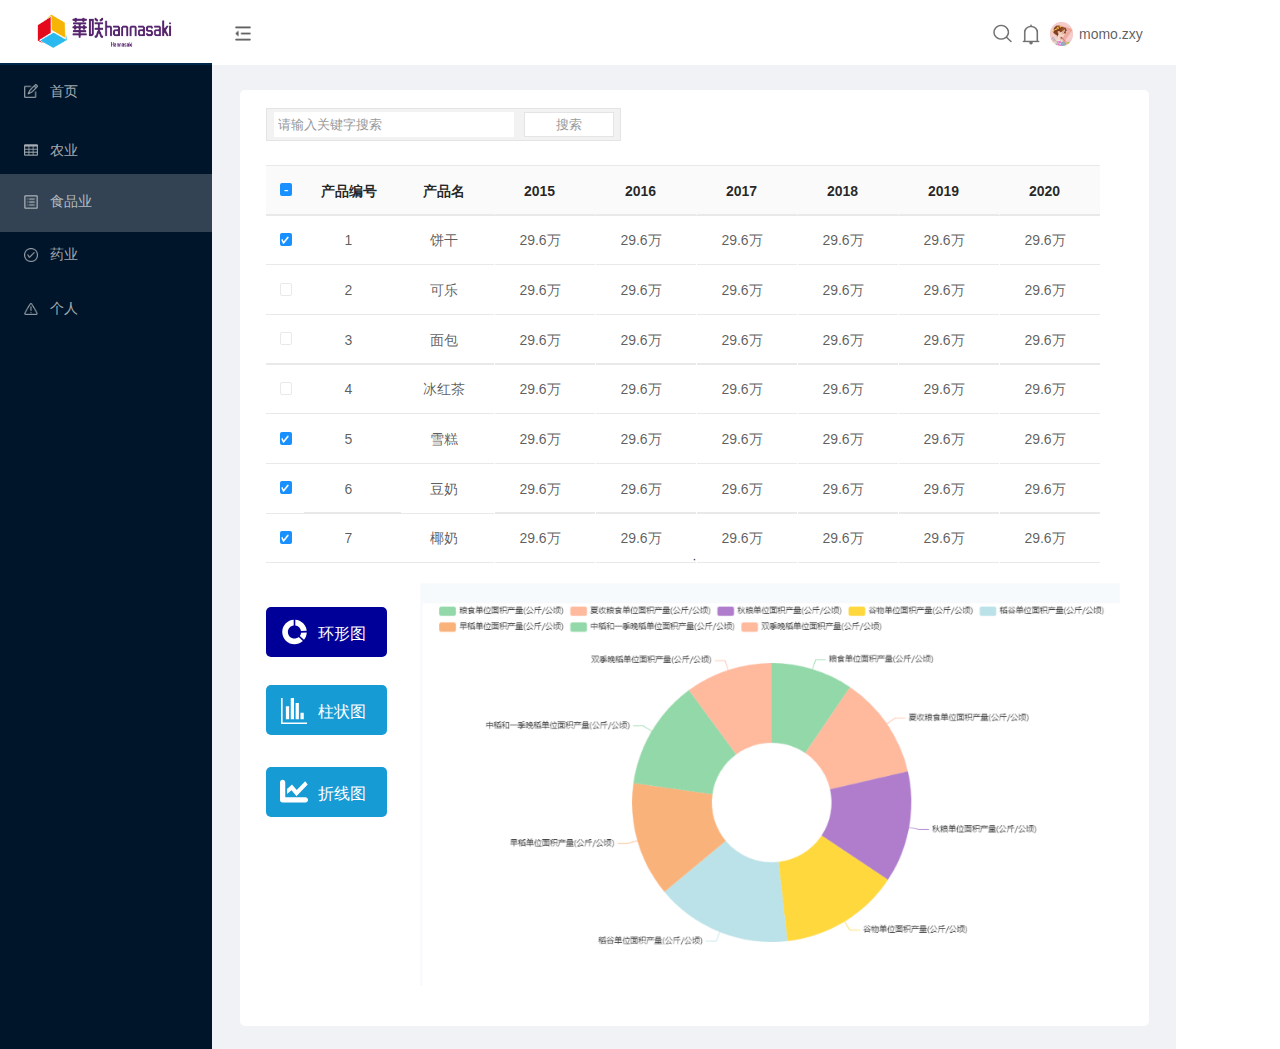
<file: 食品业.html>
﻿<!DOCTYPE html>
<html>
  <head>
    <title>食品业</title>
    <meta http-equiv="X-UA-Compatible" content="IE=edge"/>
    <meta http-equiv="content-type" content="text/html; charset=utf-8"/>
    <link href="resources/css/axure_rp_page.css" type="text/css" rel="stylesheet"/>
    <link href="data/styles.css" type="text/css" rel="stylesheet"/>
    <link href="files/食品业/styles.css" type="text/css" rel="stylesheet"/>
    <script src="resources/scripts/jquery-3.2.1.min.js"></script>
    <script src="resources/scripts/axure/axQuery.js"></script>
    <script src="resources/scripts/axure/globals.js"></script>
    <script src="resources/scripts/axutils.js"></script>
    <script src="resources/scripts/axure/annotation.js"></script>
    <script src="resources/scripts/axure/axQuery.std.js"></script>
    <script src="resources/scripts/axure/doc.js"></script>
    <script src="resources/scripts/messagecenter.js"></script>
    <script src="resources/scripts/axure/events.js"></script>
    <script src="resources/scripts/axure/recording.js"></script>
    <script src="resources/scripts/axure/action.js"></script>
    <script src="resources/scripts/axure/expr.js"></script>
    <script src="resources/scripts/axure/geometry.js"></script>
    <script src="resources/scripts/axure/flyout.js"></script>
    <script src="resources/scripts/axure/model.js"></script>
    <script src="resources/scripts/axure/repeater.js"></script>
    <script src="resources/scripts/axure/sto.js"></script>
    <script src="resources/scripts/axure/utils.temp.js"></script>
    <script src="resources/scripts/axure/variables.js"></script>
    <script src="resources/scripts/axure/drag.js"></script>
    <script src="resources/scripts/axure/move.js"></script>
    <script src="resources/scripts/axure/visibility.js"></script>
    <script src="resources/scripts/axure/style.js"></script>
    <script src="resources/scripts/axure/adaptive.js"></script>
    <script src="resources/scripts/axure/tree.js"></script>
    <script src="resources/scripts/axure/init.temp.js"></script>
    <script src="resources/scripts/axure/legacy.js"></script>
    <script src="resources/scripts/axure/viewer.js"></script>
    <script src="resources/scripts/axure/math.js"></script>
    <script src="resources/scripts/axure/jquery.nicescroll.min.js"></script>
    <script src="data/document.js"></script>
    <script src="files/食品业/data.js"></script>
    <script type="text/javascript">
      $axure.utils.getTransparentGifPath = function() { return 'resources/images/transparent.gif'; };
      $axure.utils.getOtherPath = function() { return 'resources/Other.html'; };
      $axure.utils.getReloadPath = function() { return 'resources/reload.html'; };
    </script>
  </head>
  <body>
    <div id="base" class="">

      <!-- Unnamed (矩形) -->
      <div id="u219" class="ax_default shape">
        <div id="u219_div" class=""></div>
        <div id="u219_text" class="text " style="display:none; visibility: hidden">
          <p></p>
        </div>
      </div>

      <!-- Unnamed (组合) -->
      <div id="u220" class="ax_default" data-left="0" data-top="1" data-width="1176" data-height="64" layer-opacity="1">

        <!-- Unnamed (矩形) -->
        <div id="u221" class="ax_default box_2">
          <div id="u221_div" class=""></div>
          <div id="u221_text" class="text " style="display:none; visibility: hidden">
            <p></p>
          </div>
        </div>

        <!-- Unnamed (图片) -->
        <div id="u222" class="ax_default image">
          <img id="u222_img" class="img " src="images/index/u3.png"/>
          <div id="u222_text" class="text " style="display:none; visibility: hidden">
            <p></p>
          </div>
        </div>

        <!-- Unnamed (组合) -->
        <div id="u223" class="ax_default" data-left="1050" data-top="22" data-width="93" data-height="24" layer-opacity="1">

          <!-- Unnamed (图片) -->
          <div id="u224" class="ax_default image">
            <img id="u224_img" class="img " src="images/index/u5.jpg"/>
            <div id="u224_text" class="text " style="display:none; visibility: hidden">
              <p></p>
            </div>
          </div>

          <!-- Unnamed (矩形) -->
          <div id="u225" class="ax_default label">
            <div id="u225_div" class=""></div>
            <div id="u225_text" class="text ">
              <p><span>momo.zxy</span></p>
            </div>
          </div>
        </div>

        <!-- Unnamed (图片) -->
        <div id="u226" class="ax_default image">
          <img id="u226_img" class="img " src="images/index/u7.png"/>
          <div id="u226_text" class="text " style="display:none; visibility: hidden">
            <p></p>
          </div>
        </div>

        <!-- Unnamed (图片) -->
        <div id="u227" class="ax_default image">
          <img id="u227_img" class="img " src="images/index/u8.png"/>
          <div id="u227_text" class="text " style="display:none; visibility: hidden">
            <p></p>
          </div>
        </div>
      </div>

      <!-- Unnamed (组合) -->
      <div id="u228" class="ax_default" data-left="0" data-top="0" data-width="0" data-height="0" layer-opacity="1">
      </div>

      <!-- Unnamed (组合) -->
      <div id="u229" class="ax_default" data-left="0" data-top="63" data-width="256" data-height="986" layer-opacity="1">

        <!-- Unnamed (矩形) -->
        <div id="u230" class="ax_default box_1">
          <div id="u230_div" class=""></div>
          <div id="u230_text" class="text ">
            <p><span>z</span></p>
          </div>
        </div>

        <!-- Unnamed (矩形) -->
        <div id="u231" class="ax_default box_1">
          <div id="u231_div" class=""></div>
          <div id="u231_text" class="text " style="display:none; visibility: hidden">
            <p></p>
          </div>
        </div>

        <!-- Unnamed (组合) -->
        <div id="u232" class="ax_default" data-left="0" data-top="66" data-width="256" data-height="52" layer-opacity="1">

          <!-- Unnamed (矩形) -->
          <div id="u233" class="ax_default box_2">
            <div id="u233_div" class=""></div>
            <div id="u233_text" class="text ">
              <p><span>首页</span></p>
            </div>
          </div>

          <!-- Unnamed (图片) -->
          <div id="u234" class="ax_default image">
            <img id="u234_img" class="img " src="images/index/u15.png"/>
            <div id="u234_text" class="text " style="display:none; visibility: hidden">
              <p></p>
            </div>
          </div>
        </div>

        <!-- Unnamed (组合) -->
        <div id="u235" class="ax_default" data-left="0" data-top="123" data-width="256" data-height="54" layer-opacity="1">

          <!-- Unnamed (矩形) -->
          <div id="u236" class="ax_default box_2">
            <div id="u236_div" class=""></div>
            <div id="u236_text" class="text ">
              <p><span>农业</span></p>
            </div>
          </div>

          <!-- Unnamed (图片) -->
          <div id="u237" class="ax_default image">
            <img id="u237_img" class="img " src="images/index/u18.png"/>
            <div id="u237_text" class="text " style="display:none; visibility: hidden">
              <p></p>
            </div>
          </div>
        </div>

        <!-- Unnamed (组合) -->
        <div id="u238" class="ax_default" data-left="0" data-top="174" data-width="256" data-height="54" layer-opacity="1">

          <!-- Unnamed (矩形) -->
          <div id="u239" class="ax_default box_2">
            <div id="u239_div" class=""></div>
            <div id="u239_text" class="text ">
              <p><span>食品业</span></p>
            </div>
          </div>

          <!-- Unnamed (图片) -->
          <div id="u240" class="ax_default image">
            <img id="u240_img" class="img " src="images/index/u21.png"/>
            <div id="u240_text" class="text " style="display:none; visibility: hidden">
              <p></p>
            </div>
          </div>
        </div>

        <!-- Unnamed (组合) -->
        <div id="u241" class="ax_default" data-left="0" data-top="227" data-width="256" data-height="54" layer-opacity="1">

          <!-- Unnamed (矩形) -->
          <div id="u242" class="ax_default box_2">
            <div id="u242_div" class=""></div>
            <div id="u242_text" class="text ">
              <p><span>药业</span></p>
            </div>
          </div>

          <!-- Unnamed (图片) -->
          <div id="u243" class="ax_default image">
            <img id="u243_img" class="img " src="images/index/u24.png"/>
            <div id="u243_text" class="text " style="display:none; visibility: hidden">
              <p></p>
            </div>
          </div>
        </div>

        <!-- Unnamed (组合) -->
        <div id="u244" class="ax_default" data-left="0" data-top="281" data-width="256" data-height="54" layer-opacity="1">

          <!-- Unnamed (矩形) -->
          <div id="u245" class="ax_default box_2">
            <div id="u245_div" class=""></div>
            <div id="u245_text" class="text ">
              <p><span>个人</span></p>
            </div>
          </div>

          <!-- Unnamed (图片) -->
          <div id="u246" class="ax_default image">
            <img id="u246_img" class="img " src="images/index/u27.png"/>
            <div id="u246_text" class="text " style="display:none; visibility: hidden">
              <p></p>
            </div>
          </div>
        </div>
      </div>

      <!-- Unnamed (矩形) -->
      <div id="u247" class="ax_default box_2">
        <div id="u247_div" class=""></div>
        <div id="u247_text" class="text " style="display:none; visibility: hidden">
          <p></p>
        </div>
      </div>

      <!-- Unnamed (图片) -->
      <div id="u248" class="ax_default _图片">
        <img id="u248_img" class="img " src="images/index/u58.png"/>
        <div id="u248_text" class="text " style="display:none; visibility: hidden">
          <p></p>
        </div>
      </div>

      <!-- Unnamed (矩形) -->
      <div id="u249" class="ax_default box_1">
        <div id="u249_div" class=""></div>
        <div id="u249_text" class="text ">
          <p><span>·</span></p>
        </div>
      </div>

      <!-- Unnamed (矩形) -->
      <div id="u250" class="ax_default _形状2">
        <div id="u250_div" class=""></div>
        <div id="u250_text" class="text " style="display:none; visibility: hidden">
          <p></p>
        </div>
      </div>

      <!-- Unnamed (文本框) -->
      <div id="u251" class="ax_default _文本框1">
        <div id="u251_div" class=""></div>
        <input id="u251_input" type="search" value="请输入关键字搜索" class="u251_input"/>
      </div>

      <!-- Unnamed (矩形) -->
      <div id="u252" class="ax_default _形状2">
        <div id="u252_div" class=""></div>
        <div id="u252_text" class="text ">
          <p><span>搜索</span></p>
        </div>
      </div>

      <!-- Unnamed (组合) -->
      <div id="u253" class="ax_default" data-left="266" data-top="165" data-width="834" data-height="398" layer-opacity="1">

        <!-- Unnamed (组合) -->
        <div id="u254" class="ax_default" data-left="266" data-top="165" data-width="834" data-height="398" layer-opacity="1">

          <!-- Unnamed (组合) -->
          <div id="u255" class="ax_default" data-left="266" data-top="165" data-width="834" data-height="398" layer-opacity="1">

            <!-- Unnamed (组合) -->
            <div id="u256" class="ax_default" data-left="266" data-top="165" data-width="834" data-height="398" layer-opacity="1">

              <!-- Unnamed (组合) -->
              <div id="u257" class="ax_default" data-left="266" data-top="165" data-width="38" data-height="398" layer-opacity="1">

                <!-- Unnamed (组合) -->
                <div id="u258" class="ax_default" data-left="266" data-top="165" data-width="38" data-height="51" layer-opacity="1">

                  <!-- Unnamed (矩形) -->
                  <div id="u259" class="ax_default shape">
                    <div id="u259_div" class=""></div>
                    <div id="u259_text" class="text " style="display:none; visibility: hidden">
                      <p></p>
                    </div>
                  </div>

                  <!-- Unnamed (矩形) -->
                  <div id="u260" class="ax_default shape">
                    <div id="u260_div" class=""></div>
                    <div id="u260_text" class="text ">
                      <p><span>-</span></p>
                    </div>
                  </div>
                </div>

                <!-- Unnamed (组合) -->
                <div id="u261" class="ax_default" data-left="266" data-top="363" data-width="38" data-height="51" layer-opacity="1">

                  <!-- Unnamed (矩形) -->
                  <div id="u262" class="ax_default shape">
                    <div id="u262_div" class=""></div>
                    <div id="u262_text" class="text " style="display:none; visibility: hidden">
                      <p></p>
                    </div>
                  </div>

                  <!-- Unnamed (矩形) -->
                  <div id="u263" class="ax_default shape">
                    <div id="u263_div" class=""></div>
                    <div id="u263_text" class="text " style="display:none; visibility: hidden">
                      <p></p>
                    </div>
                  </div>
                </div>

                <!-- Unnamed (组合) -->
                <div id="u264" class="ax_default" data-left="266" data-top="413" data-width="38" data-height="51" layer-opacity="1">

                  <!-- Unnamed (矩形) -->
                  <div id="u265" class="ax_default shape">
                    <div id="u265_div" class=""></div>
                    <div id="u265_text" class="text " style="display:none; visibility: hidden">
                      <p></p>
                    </div>
                  </div>

                  <!-- Unnamed (矩形) -->
                  <div id="u266" class="ax_default shape">
                    <div id="u266_div" class=""></div>
                    <div id="u266_text" class="text " style="display:none; visibility: hidden">
                      <p></p>
                    </div>
                  </div>

                  <!-- Unnamed (图片) -->
                  <div id="u267" class="ax_default image">
                    <img id="u267_img" class="img " src="images/农业/u109.png"/>
                    <div id="u267_text" class="text " style="display:none; visibility: hidden">
                      <p></p>
                    </div>
                  </div>
                </div>

                <!-- Unnamed (组合) -->
                <div id="u268" class="ax_default" data-left="266" data-top="214" data-width="38" data-height="51" layer-opacity="1">

                  <!-- Unnamed (矩形) -->
                  <div id="u269" class="ax_default shape">
                    <div id="u269_div" class=""></div>
                    <div id="u269_text" class="text " style="display:none; visibility: hidden">
                      <p></p>
                    </div>
                  </div>

                  <!-- Unnamed (矩形) -->
                  <div id="u270" class="ax_default shape">
                    <div id="u270_div" class=""></div>
                    <div id="u270_text" class="text " style="display:none; visibility: hidden">
                      <p></p>
                    </div>
                  </div>

                  <!-- Unnamed (图片) -->
                  <div id="u271" class="ax_default image">
                    <img id="u271_img" class="img " src="images/农业/u109.png"/>
                    <div id="u271_text" class="text " style="display:none; visibility: hidden">
                      <p></p>
                    </div>
                  </div>
                </div>

                <!-- Unnamed (组合) -->
                <div id="u272" class="ax_default" data-left="266" data-top="264" data-width="38" data-height="51" layer-opacity="1">

                  <!-- Unnamed (矩形) -->
                  <div id="u273" class="ax_default shape">
                    <div id="u273_div" class=""></div>
                    <div id="u273_text" class="text " style="display:none; visibility: hidden">
                      <p></p>
                    </div>
                  </div>

                  <!-- Unnamed (矩形) -->
                  <div id="u274" class="ax_default shape">
                    <div id="u274_div" class=""></div>
                    <div id="u274_text" class="text " style="display:none; visibility: hidden">
                      <p></p>
                    </div>
                  </div>
                </div>

                <!-- Unnamed (组合) -->
                <div id="u275" class="ax_default" data-left="266" data-top="314" data-width="38" data-height="51" layer-opacity="1">

                  <!-- Unnamed (矩形) -->
                  <div id="u276" class="ax_default shape">
                    <div id="u276_div" class=""></div>
                    <div id="u276_text" class="text " style="display:none; visibility: hidden">
                      <p></p>
                    </div>
                  </div>

                  <!-- Unnamed (矩形) -->
                  <div id="u277" class="ax_default shape">
                    <div id="u277_div" class=""></div>
                    <div id="u277_text" class="text " style="display:none; visibility: hidden">
                      <p></p>
                    </div>
                  </div>
                </div>

                <!-- Unnamed (组合) -->
                <div id="u278" class="ax_default" data-left="266" data-top="463" data-width="38" data-height="51" layer-opacity="1">

                  <!-- Unnamed (矩形) -->
                  <div id="u279" class="ax_default shape">
                    <div id="u279_div" class=""></div>
                    <div id="u279_text" class="text " style="display:none; visibility: hidden">
                      <p></p>
                    </div>
                  </div>

                  <!-- Unnamed (矩形) -->
                  <div id="u280" class="ax_default shape">
                    <div id="u280_div" class=""></div>
                    <div id="u280_text" class="text " style="display:none; visibility: hidden">
                      <p></p>
                    </div>
                  </div>

                  <!-- Unnamed (图片) -->
                  <div id="u281" class="ax_default image">
                    <img id="u281_img" class="img " src="images/农业/u109.png"/>
                    <div id="u281_text" class="text " style="display:none; visibility: hidden">
                      <p></p>
                    </div>
                  </div>
                </div>

                <!-- Unnamed (组合) -->
                <div id="u282" class="ax_default" data-left="266" data-top="512" data-width="38" data-height="51" layer-opacity="1">

                  <!-- Unnamed (矩形) -->
                  <div id="u283" class="ax_default shape">
                    <div id="u283_div" class=""></div>
                    <div id="u283_text" class="text " style="display:none; visibility: hidden">
                      <p></p>
                    </div>
                  </div>

                  <!-- Unnamed (矩形) -->
                  <div id="u284" class="ax_default shape">
                    <div id="u284_div" class=""></div>
                    <div id="u284_text" class="text " style="display:none; visibility: hidden">
                      <p></p>
                    </div>
                  </div>

                  <!-- Unnamed (图片) -->
                  <div id="u285" class="ax_default image">
                    <img id="u285_img" class="img " src="images/农业/u109.png"/>
                    <div id="u285_text" class="text " style="display:none; visibility: hidden">
                      <p></p>
                    </div>
                  </div>
                </div>
              </div>

              <!-- Unnamed (组合) -->
              <div id="u286" class="ax_default" data-left="304" data-top="165" data-width="97" data-height="398" layer-opacity="1">

                <!-- Unnamed (矩形) -->
                <div id="u287" class="ax_default shape">
                  <div id="u287_div" class=""></div>
                  <div id="u287_text" class="text ">
                    <p><span>产品编号</span></p>
                  </div>
                </div>

                <!-- Unnamed (矩形) -->
                <div id="u288" class="ax_default shape">
                  <div id="u288_div" class=""></div>
                  <div id="u288_text" class="text ">
                    <p><span>4</span></p>
                  </div>
                </div>

                <!-- Unnamed (矩形) -->
                <div id="u289" class="ax_default shape">
                  <div id="u289_div" class=""></div>
                  <div id="u289_text" class="text ">
                    <p><span>5</span></p>
                  </div>
                </div>

                <!-- Unnamed (矩形) -->
                <div id="u290" class="ax_default shape">
                  <div id="u290_div" class=""></div>
                  <div id="u290_text" class="text ">
                    <p><span>1</span></p>
                  </div>
                </div>

                <!-- Unnamed (矩形) -->
                <div id="u291" class="ax_default shape">
                  <div id="u291_div" class=""></div>
                  <div id="u291_text" class="text ">
                    <p><span>2</span></p>
                  </div>
                </div>

                <!-- Unnamed (矩形) -->
                <div id="u292" class="ax_default shape">
                  <div id="u292_div" class=""></div>
                  <div id="u292_text" class="text ">
                    <p><span>3</span></p>
                  </div>
                </div>

                <!-- Unnamed (矩形) -->
                <div id="u293" class="ax_default shape">
                  <div id="u293_div" class=""></div>
                  <div id="u293_text" class="text ">
                    <p><span>6</span></p>
                  </div>
                </div>

                <!-- Unnamed (矩形) -->
                <div id="u294" class="ax_default shape">
                  <div id="u294_div" class=""></div>
                  <div id="u294_text" class="text ">
                    <p><span>7</span></p>
                  </div>
                </div>
              </div>

              <!-- Unnamed (组合) -->
              <div id="u295" class="ax_default" data-left="494" data-top="165" data-width="101" data-height="398" layer-opacity="1">

                <!-- Unnamed (组合) -->
                <div id="u296" class="ax_default" data-left="494" data-top="165" data-width="101" data-height="51" layer-opacity="1">

                  <!-- Unnamed (矩形) -->
                  <div id="u297" class="ax_default shape">
                    <div id="u297_div" class=""></div>
                    <div id="u297_text" class="text ">
                      <p><span>2015</span></p>
                    </div>
                  </div>
                </div>

                <!-- Unnamed (矩形) -->
                <div id="u298" class="ax_default shape">
                  <div id="u298_div" class=""></div>
                  <div id="u298_text" class="text ">
                    <p><span style="font-family:&quot;Helvetica Neue&quot;, sans-serif;">29.6</span><span style="font-family:'PingFangSC-Regular', 'PingFang SC', sans-serif;">万</span></p>
                  </div>
                </div>

                <!-- Unnamed (矩形) -->
                <div id="u299" class="ax_default shape">
                  <div id="u299_div" class=""></div>
                  <div id="u299_text" class="text ">
                    <p><span style="font-family:&quot;Helvetica Neue&quot;, sans-serif;">29.6</span><span style="font-family:'PingFangSC-Regular', 'PingFang SC', sans-serif;">万</span></p>
                  </div>
                </div>

                <!-- Unnamed (矩形) -->
                <div id="u300" class="ax_default shape">
                  <div id="u300_div" class=""></div>
                  <div id="u300_text" class="text ">
                    <p><span style="font-family:&quot;Helvetica Neue&quot;, sans-serif;">29.6</span><span style="font-family:'PingFangSC-Regular', 'PingFang SC', sans-serif;">万</span></p>
                  </div>
                </div>

                <!-- Unnamed (矩形) -->
                <div id="u301" class="ax_default shape">
                  <div id="u301_div" class=""></div>
                  <div id="u301_text" class="text ">
                    <p><span style="font-family:&quot;Helvetica Neue&quot;, sans-serif;">29.6</span><span style="font-family:'PingFangSC-Regular', 'PingFang SC', sans-serif;">万</span></p>
                  </div>
                </div>

                <!-- Unnamed (矩形) -->
                <div id="u302" class="ax_default shape">
                  <div id="u302_div" class=""></div>
                  <div id="u302_text" class="text ">
                    <p><span style="font-family:&quot;Helvetica Neue&quot;, sans-serif;">29.6</span><span style="font-family:'PingFangSC-Regular', 'PingFang SC', sans-serif;">万</span></p>
                  </div>
                </div>

                <!-- Unnamed (矩形) -->
                <div id="u303" class="ax_default shape">
                  <div id="u303_div" class=""></div>
                  <div id="u303_text" class="text ">
                    <p><span style="font-family:&quot;Helvetica Neue&quot;, sans-serif;">29.6</span><span style="font-family:'PingFangSC-Regular', 'PingFang SC', sans-serif;">万</span></p>
                  </div>
                </div>

                <!-- Unnamed (矩形) -->
                <div id="u304" class="ax_default shape">
                  <div id="u304_div" class=""></div>
                  <div id="u304_text" class="text ">
                    <p><span style="font-family:&quot;Helvetica Neue&quot;, sans-serif;">29.6</span><span style="font-family:'PingFangSC-Regular', 'PingFang SC', sans-serif;">万</span></p>
                  </div>
                </div>
              </div>

              <!-- Unnamed (组合) -->
              <div id="u305" class="ax_default" data-left="401" data-top="165" data-width="93" data-height="398" layer-opacity="1">

                <!-- Unnamed (矩形) -->
                <div id="u306" class="ax_default shape">
                  <div id="u306_div" class=""></div>
                  <div id="u306_text" class="text ">
                    <p><span>产品名</span></p>
                  </div>
                </div>

                <!-- Unnamed (矩形) -->
                <div id="u307" class="ax_default shape">
                  <div id="u307_div" class=""></div>
                  <div id="u307_text" class="text ">
                    <p><span>冰红茶</span></p>
                  </div>
                </div>

                <!-- Unnamed (矩形) -->
                <div id="u308" class="ax_default shape">
                  <div id="u308_div" class=""></div>
                  <div id="u308_text" class="text ">
                    <p><span>雪糕</span></p>
                  </div>
                </div>

                <!-- Unnamed (矩形) -->
                <div id="u309" class="ax_default shape">
                  <div id="u309_div" class=""></div>
                  <div id="u309_text" class="text ">
                    <p><span>饼干</span></p>
                  </div>
                </div>

                <!-- Unnamed (矩形) -->
                <div id="u310" class="ax_default shape">
                  <div id="u310_div" class=""></div>
                  <div id="u310_text" class="text ">
                    <p><span>可乐</span></p>
                  </div>
                </div>

                <!-- Unnamed (矩形) -->
                <div id="u311" class="ax_default shape">
                  <div id="u311_div" class=""></div>
                  <div id="u311_text" class="text ">
                    <p><span>面包</span></p>
                  </div>
                </div>

                <!-- Unnamed (矩形) -->
                <div id="u312" class="ax_default shape">
                  <div id="u312_div" class=""></div>
                  <div id="u312_text" class="text ">
                    <p><span>豆奶</span></p>
                  </div>
                </div>

                <!-- Unnamed (矩形) -->
                <div id="u313" class="ax_default shape">
                  <div id="u313_div" class=""></div>
                  <div id="u313_text" class="text ">
                    <p><span>椰奶</span></p>
                  </div>
                </div>
              </div>

              <!-- Unnamed (组合) -->
              <div id="u314" class="ax_default" data-left="595" data-top="165" data-width="101" data-height="398" layer-opacity="1">

                <!-- Unnamed (组合) -->
                <div id="u315" class="ax_default" data-left="595" data-top="165" data-width="101" data-height="51" layer-opacity="1">

                  <!-- Unnamed (矩形) -->
                  <div id="u316" class="ax_default shape">
                    <div id="u316_div" class=""></div>
                    <div id="u316_text" class="text ">
                      <p><span>2016</span></p>
                    </div>
                  </div>
                </div>

                <!-- Unnamed (矩形) -->
                <div id="u317" class="ax_default shape">
                  <div id="u317_div" class=""></div>
                  <div id="u317_text" class="text ">
                    <p><span style="font-family:&quot;Helvetica Neue&quot;, sans-serif;">29.6</span><span style="font-family:'PingFangSC-Regular', 'PingFang SC', sans-serif;">万</span></p>
                  </div>
                </div>

                <!-- Unnamed (矩形) -->
                <div id="u318" class="ax_default shape">
                  <div id="u318_div" class=""></div>
                  <div id="u318_text" class="text ">
                    <p><span style="font-family:&quot;Helvetica Neue&quot;, sans-serif;">29.6</span><span style="font-family:'PingFangSC-Regular', 'PingFang SC', sans-serif;">万</span></p>
                  </div>
                </div>

                <!-- Unnamed (矩形) -->
                <div id="u319" class="ax_default shape">
                  <div id="u319_div" class=""></div>
                  <div id="u319_text" class="text ">
                    <p><span style="font-family:&quot;Helvetica Neue&quot;, sans-serif;">29.6</span><span style="font-family:'PingFangSC-Regular', 'PingFang SC', sans-serif;">万</span></p>
                  </div>
                </div>

                <!-- Unnamed (矩形) -->
                <div id="u320" class="ax_default shape">
                  <div id="u320_div" class=""></div>
                  <div id="u320_text" class="text ">
                    <p><span style="font-family:&quot;Helvetica Neue&quot;, sans-serif;">29.6</span><span style="font-family:'PingFangSC-Regular', 'PingFang SC', sans-serif;">万</span></p>
                  </div>
                </div>

                <!-- Unnamed (矩形) -->
                <div id="u321" class="ax_default shape">
                  <div id="u321_div" class=""></div>
                  <div id="u321_text" class="text ">
                    <p><span style="font-family:&quot;Helvetica Neue&quot;, sans-serif;">29.6</span><span style="font-family:'PingFangSC-Regular', 'PingFang SC', sans-serif;">万</span></p>
                  </div>
                </div>

                <!-- Unnamed (矩形) -->
                <div id="u322" class="ax_default shape">
                  <div id="u322_div" class=""></div>
                  <div id="u322_text" class="text ">
                    <p><span style="font-family:&quot;Helvetica Neue&quot;, sans-serif;">29.6</span><span style="font-family:'PingFangSC-Regular', 'PingFang SC', sans-serif;">万</span></p>
                  </div>
                </div>

                <!-- Unnamed (矩形) -->
                <div id="u323" class="ax_default shape">
                  <div id="u323_div" class=""></div>
                  <div id="u323_text" class="text ">
                    <p><span style="font-family:&quot;Helvetica Neue&quot;, sans-serif;">29.6</span><span style="font-family:'PingFangSC-Regular', 'PingFang SC', sans-serif;">万</span></p>
                  </div>
                </div>
              </div>

              <!-- Unnamed (组合) -->
              <div id="u324" class="ax_default" data-left="696" data-top="165" data-width="101" data-height="398" layer-opacity="1">

                <!-- Unnamed (组合) -->
                <div id="u325" class="ax_default" data-left="696" data-top="165" data-width="101" data-height="51" layer-opacity="1">

                  <!-- Unnamed (矩形) -->
                  <div id="u326" class="ax_default shape">
                    <div id="u326_div" class=""></div>
                    <div id="u326_text" class="text ">
                      <p><span>2017</span></p>
                    </div>
                  </div>
                </div>

                <!-- Unnamed (矩形) -->
                <div id="u327" class="ax_default shape">
                  <div id="u327_div" class=""></div>
                  <div id="u327_text" class="text ">
                    <p><span style="font-family:&quot;Helvetica Neue&quot;, sans-serif;">29.6</span><span style="font-family:'PingFangSC-Regular', 'PingFang SC', sans-serif;">万</span></p>
                  </div>
                </div>

                <!-- Unnamed (矩形) -->
                <div id="u328" class="ax_default shape">
                  <div id="u328_div" class=""></div>
                  <div id="u328_text" class="text ">
                    <p><span style="font-family:&quot;Helvetica Neue&quot;, sans-serif;">29.6</span><span style="font-family:'PingFangSC-Regular', 'PingFang SC', sans-serif;">万</span></p>
                  </div>
                </div>

                <!-- Unnamed (矩形) -->
                <div id="u329" class="ax_default shape">
                  <div id="u329_div" class=""></div>
                  <div id="u329_text" class="text ">
                    <p><span style="font-family:&quot;Helvetica Neue&quot;, sans-serif;">29.6</span><span style="font-family:'PingFangSC-Regular', 'PingFang SC', sans-serif;">万</span></p>
                  </div>
                </div>

                <!-- Unnamed (矩形) -->
                <div id="u330" class="ax_default shape">
                  <div id="u330_div" class=""></div>
                  <div id="u330_text" class="text ">
                    <p><span style="font-family:&quot;Helvetica Neue&quot;, sans-serif;">29.6</span><span style="font-family:'PingFangSC-Regular', 'PingFang SC', sans-serif;">万</span></p>
                  </div>
                </div>

                <!-- Unnamed (矩形) -->
                <div id="u331" class="ax_default shape">
                  <div id="u331_div" class=""></div>
                  <div id="u331_text" class="text ">
                    <p><span style="font-family:&quot;Helvetica Neue&quot;, sans-serif;">29.6</span><span style="font-family:'PingFangSC-Regular', 'PingFang SC', sans-serif;">万</span></p>
                  </div>
                </div>

                <!-- Unnamed (矩形) -->
                <div id="u332" class="ax_default shape">
                  <div id="u332_div" class=""></div>
                  <div id="u332_text" class="text ">
                    <p><span style="font-family:&quot;Helvetica Neue&quot;, sans-serif;">29.6</span><span style="font-family:'PingFangSC-Regular', 'PingFang SC', sans-serif;">万</span></p>
                  </div>
                </div>

                <!-- Unnamed (矩形) -->
                <div id="u333" class="ax_default shape">
                  <div id="u333_div" class=""></div>
                  <div id="u333_text" class="text ">
                    <p><span style="font-family:&quot;Helvetica Neue&quot;, sans-serif;">29.6</span><span style="font-family:'PingFangSC-Regular', 'PingFang SC', sans-serif;">万</span></p>
                  </div>
                </div>
              </div>

              <!-- Unnamed (组合) -->
              <div id="u334" class="ax_default" data-left="797" data-top="165" data-width="101" data-height="398" layer-opacity="1">

                <!-- Unnamed (组合) -->
                <div id="u335" class="ax_default" data-left="797" data-top="165" data-width="101" data-height="51" layer-opacity="1">

                  <!-- Unnamed (矩形) -->
                  <div id="u336" class="ax_default shape">
                    <div id="u336_div" class=""></div>
                    <div id="u336_text" class="text ">
                      <p><span>2018</span></p>
                    </div>
                  </div>
                </div>

                <!-- Unnamed (矩形) -->
                <div id="u337" class="ax_default shape">
                  <div id="u337_div" class=""></div>
                  <div id="u337_text" class="text ">
                    <p><span style="font-family:&quot;Helvetica Neue&quot;, sans-serif;">29.6</span><span style="font-family:'PingFangSC-Regular', 'PingFang SC', sans-serif;">万</span></p>
                  </div>
                </div>

                <!-- Unnamed (矩形) -->
                <div id="u338" class="ax_default shape">
                  <div id="u338_div" class=""></div>
                  <div id="u338_text" class="text ">
                    <p><span style="font-family:&quot;Helvetica Neue&quot;, sans-serif;">29.6</span><span style="font-family:'PingFangSC-Regular', 'PingFang SC', sans-serif;">万</span></p>
                  </div>
                </div>

                <!-- Unnamed (矩形) -->
                <div id="u339" class="ax_default shape">
                  <div id="u339_div" class=""></div>
                  <div id="u339_text" class="text ">
                    <p><span style="font-family:&quot;Helvetica Neue&quot;, sans-serif;">29.6</span><span style="font-family:'PingFangSC-Regular', 'PingFang SC', sans-serif;">万</span></p>
                  </div>
                </div>

                <!-- Unnamed (矩形) -->
                <div id="u340" class="ax_default shape">
                  <div id="u340_div" class=""></div>
                  <div id="u340_text" class="text ">
                    <p><span style="font-family:&quot;Helvetica Neue&quot;, sans-serif;">29.6</span><span style="font-family:'PingFangSC-Regular', 'PingFang SC', sans-serif;">万</span></p>
                  </div>
                </div>

                <!-- Unnamed (矩形) -->
                <div id="u341" class="ax_default shape">
                  <div id="u341_div" class=""></div>
                  <div id="u341_text" class="text ">
                    <p><span style="font-family:&quot;Helvetica Neue&quot;, sans-serif;">29.6</span><span style="font-family:'PingFangSC-Regular', 'PingFang SC', sans-serif;">万</span></p>
                  </div>
                </div>

                <!-- Unnamed (矩形) -->
                <div id="u342" class="ax_default shape">
                  <div id="u342_div" class=""></div>
                  <div id="u342_text" class="text ">
                    <p><span style="font-family:&quot;Helvetica Neue&quot;, sans-serif;">29.6</span><span style="font-family:'PingFangSC-Regular', 'PingFang SC', sans-serif;">万</span></p>
                  </div>
                </div>

                <!-- Unnamed (矩形) -->
                <div id="u343" class="ax_default shape">
                  <div id="u343_div" class=""></div>
                  <div id="u343_text" class="text ">
                    <p><span style="font-family:&quot;Helvetica Neue&quot;, sans-serif;">29.6</span><span style="font-family:'PingFangSC-Regular', 'PingFang SC', sans-serif;">万</span></p>
                  </div>
                </div>
              </div>

              <!-- Unnamed (组合) -->
              <div id="u344" class="ax_default" data-left="898" data-top="165" data-width="101" data-height="398" layer-opacity="1">

                <!-- Unnamed (组合) -->
                <div id="u345" class="ax_default" data-left="898" data-top="165" data-width="101" data-height="51" layer-opacity="1">

                  <!-- Unnamed (矩形) -->
                  <div id="u346" class="ax_default shape">
                    <div id="u346_div" class=""></div>
                    <div id="u346_text" class="text ">
                      <p><span>2019</span></p>
                    </div>
                  </div>
                </div>

                <!-- Unnamed (矩形) -->
                <div id="u347" class="ax_default shape">
                  <div id="u347_div" class=""></div>
                  <div id="u347_text" class="text ">
                    <p><span style="font-family:&quot;Helvetica Neue&quot;, sans-serif;">29.6</span><span style="font-family:'PingFangSC-Regular', 'PingFang SC', sans-serif;">万</span></p>
                  </div>
                </div>

                <!-- Unnamed (矩形) -->
                <div id="u348" class="ax_default shape">
                  <div id="u348_div" class=""></div>
                  <div id="u348_text" class="text ">
                    <p><span style="font-family:&quot;Helvetica Neue&quot;, sans-serif;">29.6</span><span style="font-family:'PingFangSC-Regular', 'PingFang SC', sans-serif;">万</span></p>
                  </div>
                </div>

                <!-- Unnamed (矩形) -->
                <div id="u349" class="ax_default shape">
                  <div id="u349_div" class=""></div>
                  <div id="u349_text" class="text ">
                    <p><span style="font-family:&quot;Helvetica Neue&quot;, sans-serif;">29.6</span><span style="font-family:'PingFangSC-Regular', 'PingFang SC', sans-serif;">万</span></p>
                  </div>
                </div>

                <!-- Unnamed (矩形) -->
                <div id="u350" class="ax_default shape">
                  <div id="u350_div" class=""></div>
                  <div id="u350_text" class="text ">
                    <p><span style="font-family:&quot;Helvetica Neue&quot;, sans-serif;">29.6</span><span style="font-family:'PingFangSC-Regular', 'PingFang SC', sans-serif;">万</span></p>
                  </div>
                </div>

                <!-- Unnamed (矩形) -->
                <div id="u351" class="ax_default shape">
                  <div id="u351_div" class=""></div>
                  <div id="u351_text" class="text ">
                    <p><span style="font-family:&quot;Helvetica Neue&quot;, sans-serif;">29.6</span><span style="font-family:'PingFangSC-Regular', 'PingFang SC', sans-serif;">万</span></p>
                  </div>
                </div>

                <!-- Unnamed (矩形) -->
                <div id="u352" class="ax_default shape">
                  <div id="u352_div" class=""></div>
                  <div id="u352_text" class="text ">
                    <p><span style="font-family:&quot;Helvetica Neue&quot;, sans-serif;">29.6</span><span style="font-family:'PingFangSC-Regular', 'PingFang SC', sans-serif;">万</span></p>
                  </div>
                </div>

                <!-- Unnamed (矩形) -->
                <div id="u353" class="ax_default shape">
                  <div id="u353_div" class=""></div>
                  <div id="u353_text" class="text ">
                    <p><span style="font-family:&quot;Helvetica Neue&quot;, sans-serif;">29.6</span><span style="font-family:'PingFangSC-Regular', 'PingFang SC', sans-serif;">万</span></p>
                  </div>
                </div>
              </div>

              <!-- Unnamed (组合) -->
              <div id="u354" class="ax_default" data-left="999" data-top="165" data-width="101" data-height="398" layer-opacity="1">

                <!-- Unnamed (组合) -->
                <div id="u355" class="ax_default" data-left="999" data-top="165" data-width="101" data-height="51" layer-opacity="1">

                  <!-- Unnamed (矩形) -->
                  <div id="u356" class="ax_default shape">
                    <div id="u356_div" class=""></div>
                    <div id="u356_text" class="text ">
                      <p><span>2020</span></p>
                    </div>
                  </div>
                </div>

                <!-- Unnamed (矩形) -->
                <div id="u357" class="ax_default shape">
                  <div id="u357_div" class=""></div>
                  <div id="u357_text" class="text ">
                    <p><span style="font-family:&quot;Helvetica Neue&quot;, sans-serif;">29.6</span><span style="font-family:'PingFangSC-Regular', 'PingFang SC', sans-serif;">万</span></p>
                  </div>
                </div>

                <!-- Unnamed (矩形) -->
                <div id="u358" class="ax_default shape">
                  <div id="u358_div" class=""></div>
                  <div id="u358_text" class="text ">
                    <p><span style="font-family:&quot;Helvetica Neue&quot;, sans-serif;">29.6</span><span style="font-family:'PingFangSC-Regular', 'PingFang SC', sans-serif;">万</span></p>
                  </div>
                </div>

                <!-- Unnamed (矩形) -->
                <div id="u359" class="ax_default shape">
                  <div id="u359_div" class=""></div>
                  <div id="u359_text" class="text ">
                    <p><span style="font-family:&quot;Helvetica Neue&quot;, sans-serif;">29.6</span><span style="font-family:'PingFangSC-Regular', 'PingFang SC', sans-serif;">万</span></p>
                  </div>
                </div>

                <!-- Unnamed (矩形) -->
                <div id="u360" class="ax_default shape">
                  <div id="u360_div" class=""></div>
                  <div id="u360_text" class="text ">
                    <p><span style="font-family:&quot;Helvetica Neue&quot;, sans-serif;">29.6</span><span style="font-family:'PingFangSC-Regular', 'PingFang SC', sans-serif;">万</span></p>
                  </div>
                </div>

                <!-- Unnamed (矩形) -->
                <div id="u361" class="ax_default shape">
                  <div id="u361_div" class=""></div>
                  <div id="u361_text" class="text ">
                    <p><span style="font-family:&quot;Helvetica Neue&quot;, sans-serif;">29.6</span><span style="font-family:'PingFangSC-Regular', 'PingFang SC', sans-serif;">万</span></p>
                  </div>
                </div>

                <!-- Unnamed (矩形) -->
                <div id="u362" class="ax_default shape">
                  <div id="u362_div" class=""></div>
                  <div id="u362_text" class="text ">
                    <p><span style="font-family:&quot;Helvetica Neue&quot;, sans-serif;">29.6</span><span style="font-family:'PingFangSC-Regular', 'PingFang SC', sans-serif;">万</span></p>
                  </div>
                </div>

                <!-- Unnamed (矩形) -->
                <div id="u363" class="ax_default shape">
                  <div id="u363_div" class=""></div>
                  <div id="u363_text" class="text ">
                    <p><span style="font-family:&quot;Helvetica Neue&quot;, sans-serif;">29.6</span><span style="font-family:'PingFangSC-Regular', 'PingFang SC', sans-serif;">万</span></p>
                  </div>
                </div>
              </div>
            </div>
          </div>
        </div>
      </div>

      <!-- Unnamed (组合) -->
      <div id="u364" class="ax_default" data-left="266" data-top="607" data-width="121" data-height="50" layer-opacity="1">

        <!-- Unnamed (矩形) -->
        <div id="u365" class="ax_default primary_button">
          <div id="u365_div" class=""></div>
          <div id="u365_text" class="text " style="display:none; visibility: hidden">
            <p></p>
          </div>
        </div>

        <!-- Unnamed (矩形) -->
        <div id="u366" class="ax_default label">
          <div id="u366_div" class=""></div>
          <div id="u366_text" class="text ">
            <p><span>环形图</span></p>
          </div>
        </div>

        <!-- Unnamed (SVG) -->
        <div id="u367" class="ax_default _图片">
          <img id="u367_img" class="img " src="images/农业/u209.svg"/>
          <div id="u367_text" class="text " style="display:none; visibility: hidden">
            <p></p>
          </div>
        </div>
      </div>

      <!-- Unnamed (组合) -->
      <div id="u368" class="ax_default" data-left="266" data-top="685" data-width="121" data-height="50" layer-opacity="1">

        <!-- Unnamed (矩形) -->
        <div id="u369" class="ax_default primary_button">
          <div id="u369_div" class=""></div>
          <div id="u369_text" class="text " style="display:none; visibility: hidden">
            <p></p>
          </div>
        </div>

        <!-- Unnamed (矩形) -->
        <div id="u370" class="ax_default label">
          <div id="u370_div" class=""></div>
          <div id="u370_text" class="text ">
            <p><span>柱状图</span></p>
          </div>
        </div>

        <!-- Unnamed (SVG) -->
        <div id="u371" class="ax_default _图片">
          <img id="u371_img" class="img " src="images/农业/u213.svg"/>
          <div id="u371_text" class="text " style="display:none; visibility: hidden">
            <p></p>
          </div>
        </div>
      </div>

      <!-- Unnamed (组合) -->
      <div id="u372" class="ax_default" data-left="266" data-top="767" data-width="121" data-height="50" layer-opacity="1">

        <!-- Unnamed (矩形) -->
        <div id="u373" class="ax_default primary_button">
          <div id="u373_div" class=""></div>
          <div id="u373_text" class="text " style="display:none; visibility: hidden">
            <p></p>
          </div>
        </div>

        <!-- Unnamed (矩形) -->
        <div id="u374" class="ax_default label">
          <div id="u374_div" class=""></div>
          <div id="u374_text" class="text ">
            <p><span>折线图</span></p>
          </div>
        </div>

        <!-- Unnamed (SVG) -->
        <div id="u375" class="ax_default _图片">
          <img id="u375_img" class="img " src="images/农业/u217.svg"/>
          <div id="u375_text" class="text " style="display:none; visibility: hidden">
            <p></p>
          </div>
        </div>
      </div>

      <!-- Unnamed (图片) -->
      <div id="u376" class="ax_default _图片">
        <img id="u376_img" class="img " src="images/农业/u218.png"/>
        <div id="u376_text" class="text " style="display:none; visibility: hidden">
          <p></p>
        </div>
      </div>
    </div>
    <script src="resources/scripts/axure/ios.js"></script>
  </body>
</html>
</file>
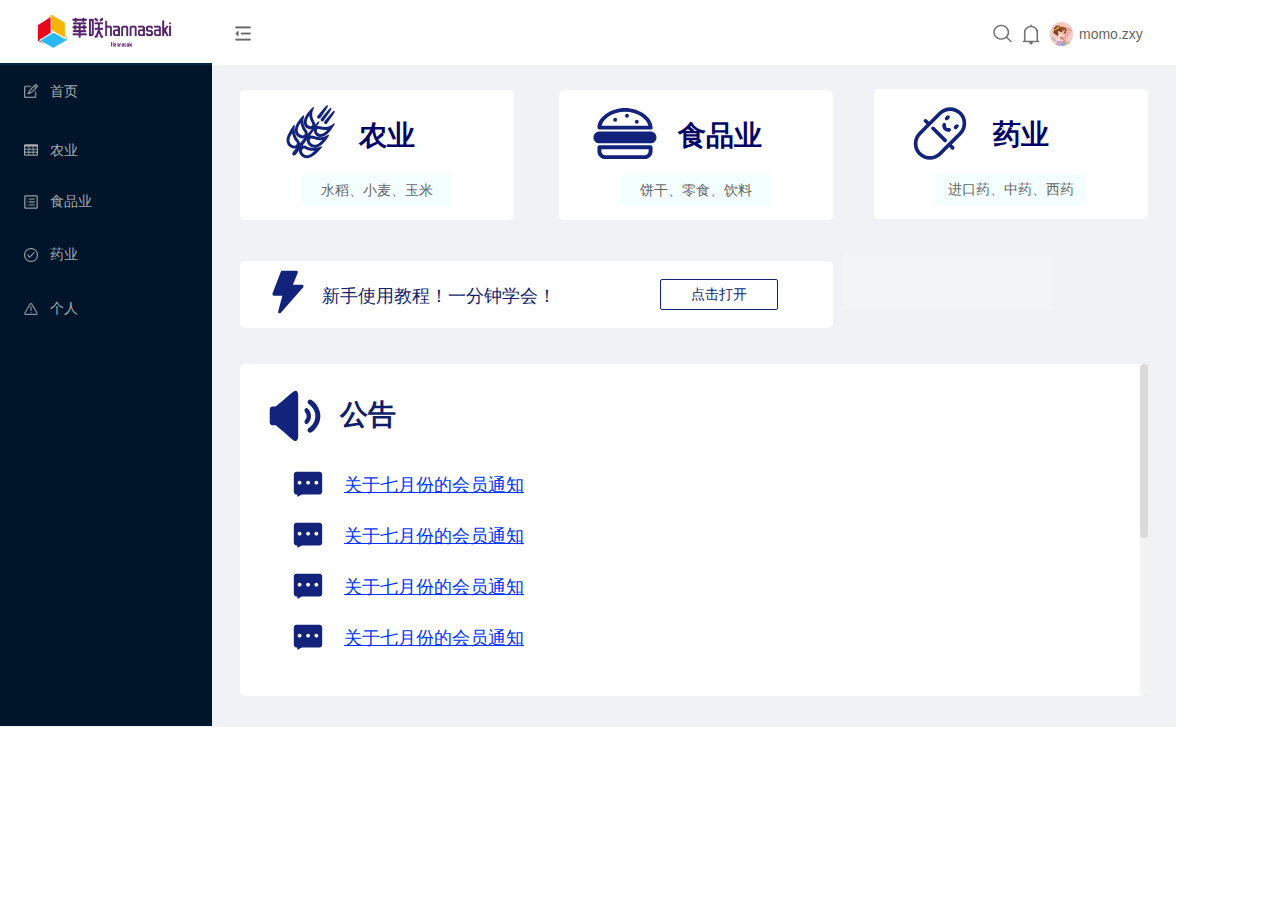
<file: resources/reload.html>
﻿<html>
	<head>
		<title></title>
	</head>
	<body>
	
	<script language="javascript">
	function getUrl() {
      var query = window.location.hash.substring(1);
      var vars = query.split("&&&");
      for (var i=0;i<vars.length;i++) {
        var url = vars[i];
        return decodeURI(url).replace("html%23","html#");
      } 
    }

    var rel = '../';
    var url = getUrl();
    if (url.indexOf(":") > 0 && url.indexOf(":") < 10) rel = '';
	self.location.href = rel + url;
	</script>
	
	</body>
</html>
</file>
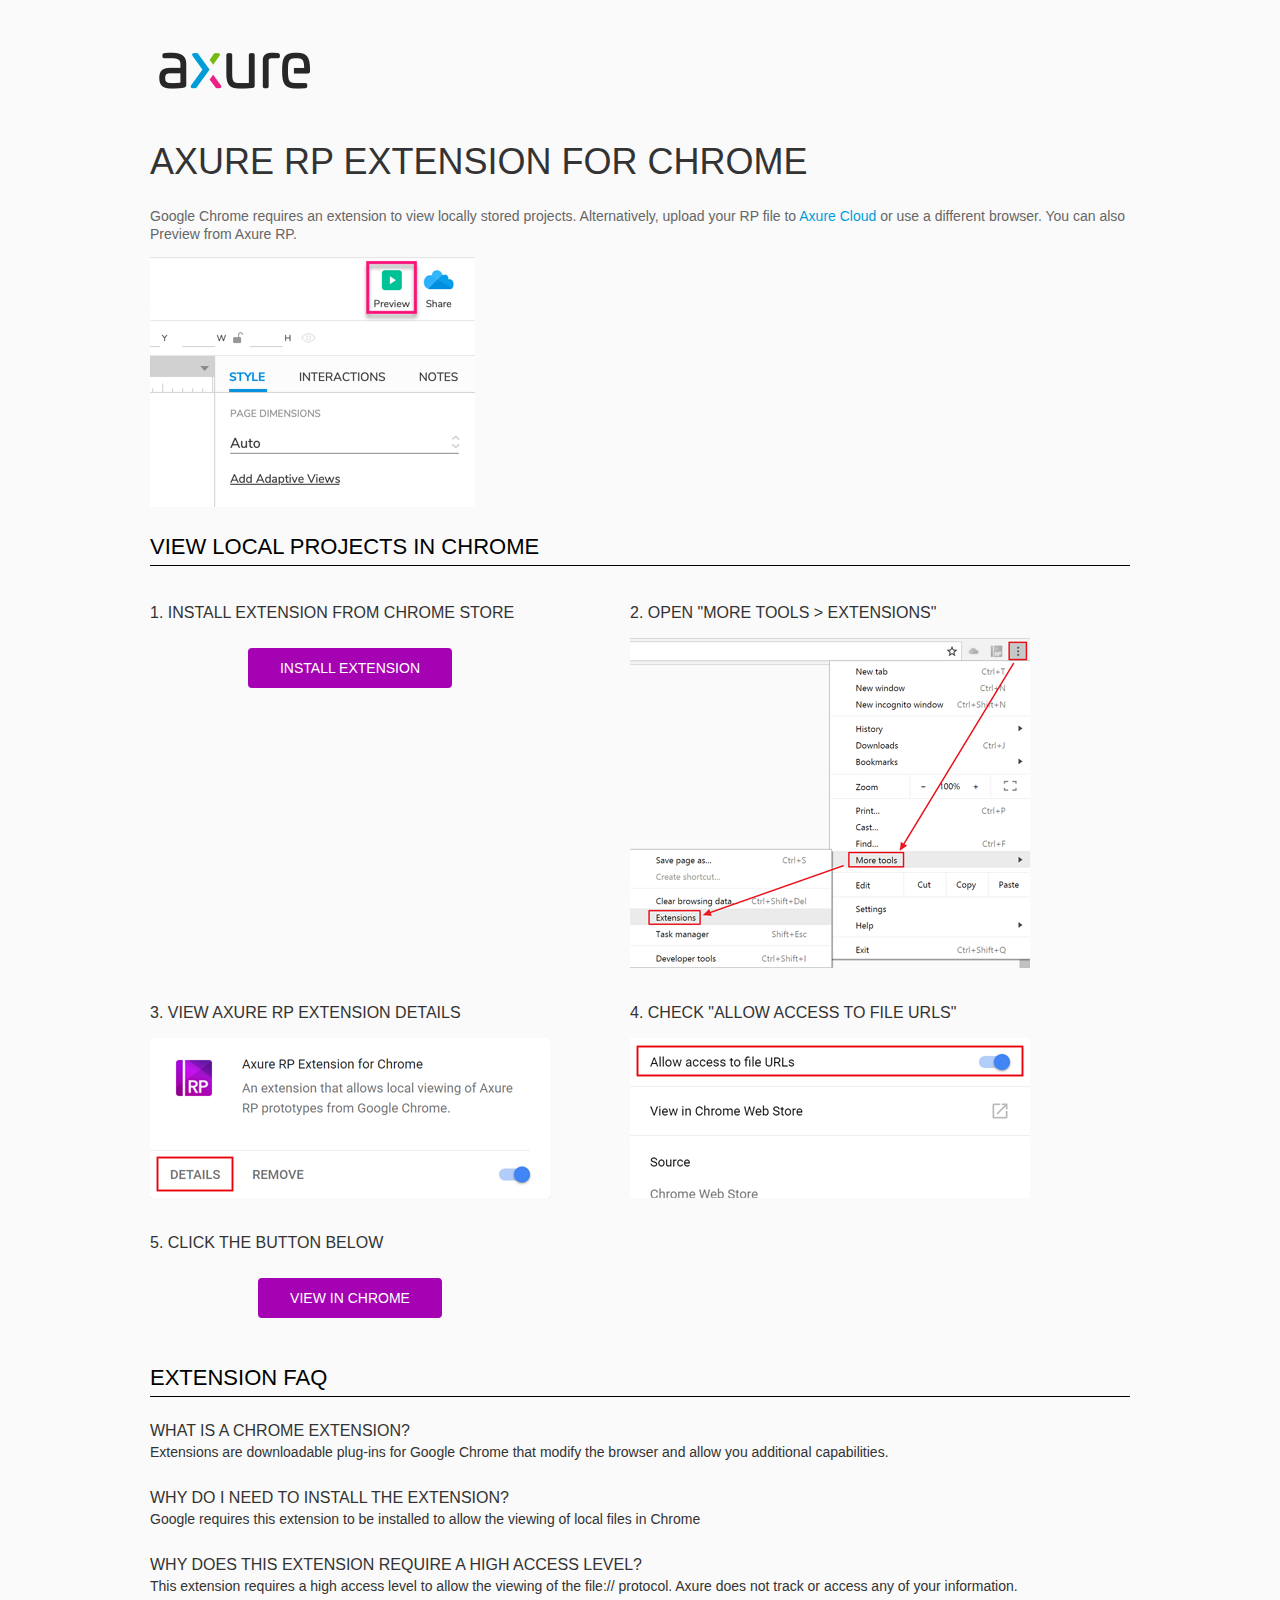
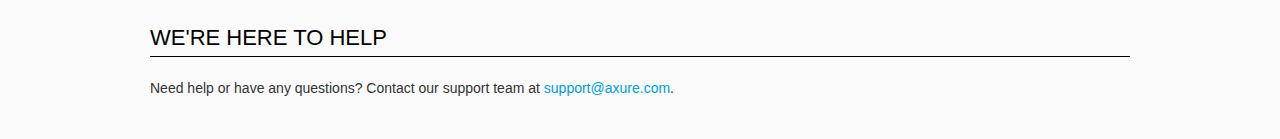
<file: resources/chrome/chrome.html>
<html>
<head>
    <title>Install the Axure RP Chrome Extension</title>
    <style type="text/css">
        *
        {
            font-family: NunitoSans, Helvetica, Arial, sans-serif;
        }
        body
        {
            text-align: center;
            background-color: #fafafa;
        }
        p
        {
            font-size: 14px;
            line-height: 18px;
            color: #333333;
        }
        div.container
        {
            width: 980px;
            margin-left: auto;
            margin-right: auto;
            text-align: left;
        }
        a
        {
            text-decoration: none;
            color: #009dda;
        }
        .button
        {
            background: #A502B3;
            font: normal 16px Arial, sans-serif;
            color: #FFFFFF;
            padding: 10px 30px 10px 30px;
            border: 2px solid #A502B3;
            display: inline-block;
            margin-top: 10px;
            text-transform: uppercase;
            font-size: 14px;
	    border-radius: 4px;
        }
        a:hover.button
        {
            border: 2px solid #A502B3;
	    color: #A502B3;
	    background-color: #FFFFFF;
        }
        div.left
        {
            width: 400px;
            float: left;
            margin-right: 80px;
        }
        div.right
        {
            width: 400px;
            float: left;
        }
        div.buttonContainer
        {
            text-align: center;
        }
        h1
        {
            font-size: 36px;
            color: #333333;
            line-height: 50px;
            margin-bottom: 20px;
            font-weight: normal;
        }
        h2
        {
            font-size: 24px;
            font-weight: normal;
            color: #08639C;
            text-align: center;
        }
        h3
        {
            font-size: 16px;
            color: #333333;
            font-weight: normal;
	    text-transform: uppercase;
        }
        .heading
        {
            border-bottom: 1px solid black;
	    height: 36px;
            line-height: 36px;
            font-size: 22px;
            color: #000000;

        }
        span.faq
        {
            font-size: 16px;
	    line-height: 24px;
            font-weight: normal;
	    text-transform: uppercase;
            color: #333333;
            display: block;
        }
    </style>
</head>
<body>
    <div class="container">
        <br />
        <br />
        <img src="axure_logo.png" alt="axure" />
        <br />
	<br />
        <h1>
            AXURE RP EXTENSION FOR CHROME</h1>
        <p style="font-size: 14px; color: #666666; margin-top: 10px;">
            Google Chrome requires an extension to view locally stored projects. Alternatively,
            upload your RP file to <a href="https://www.axure.cloud">Axure Cloud</a> or use a different
            browser. You can also Preview from Axure RP.</p>
            <img src="preview-rp.png" alt="preview"/>
        <h3 class="heading">
            VIEW LOCAL PROJECTS IN CHROME</h3>
        <div class="left">
            <h3>
                1. Install Extension from Chrome Store</h3>
            <div class="buttonContainer">
                <a class="button" href="https://chrome.google.com/webstore/detail/dogkpdfcklifaemcdfbildhcofnopogp"
                    target="_blank">Install Extension</a>
            </div>
        </div>
        <div class="right">
            <h3>
                2. Open "More Tools > Extensions"</h3>
            <img src="extensions.png" alt="extensions"/>
        </div>
        <div style="clear: both; height: 20px;">
            &nbsp;</div>
       <div class="left">
            <h3>
                3. View Axure RP Extension Details</h3>
            <img src="details.png" alt="extension details"/>
            </div>
	<div class="right">
            <h3>
                4. Check "Allow access to file URLs"</h3>
            <img src="allow-access.png" alt="allow access"/>
        </div>
   <div style="clear: both; height: 20px;">
            &nbsp;</div>
        <div class="left">
            <h3>
                5. Click the button below</h3>
            <div class="buttonContainer">
                <a class="button" href="../../start.html">View in Chrome</a>
            </div>
        </div>
        <div style="clear: both; height: 20px;">
        </div>
        <h3 class="heading">
            EXTENSION FAQ</h3>
        <p>
            <span class="faq">What is a Chrome Extension?</span> Extensions are downloadable
            plug-ins for Google Chrome that modify the browser
            and allow you additional capabilities.
        </p>
        <p style="margin-top: 25px;">
            <span class="faq">Why do I need to install the extension?</span> Google requires
            this extension to be installed to allow the viewing of local files in
            Chrome
        </p>
        <p style="margin-top: 25px; margin-bottom: 25px;">
            <span class="faq">Why does this extension require a high access level?</span> This
            extension requires a high access level to allow the viewing of the file://
            protocol. Axure does not track or access any of your information.
        </p>
        <h3 class="heading">
           WE'RE HERE TO HELP</h3>
        <p>
            Need help or have any questions? Contact our support team at <a href="mailto:support@axure.com">
                support@axure.com</a>.
        </p>
        <div style="clear: both; height: 20px;">
        </div>
    </div>
</body>
</html>
</file>
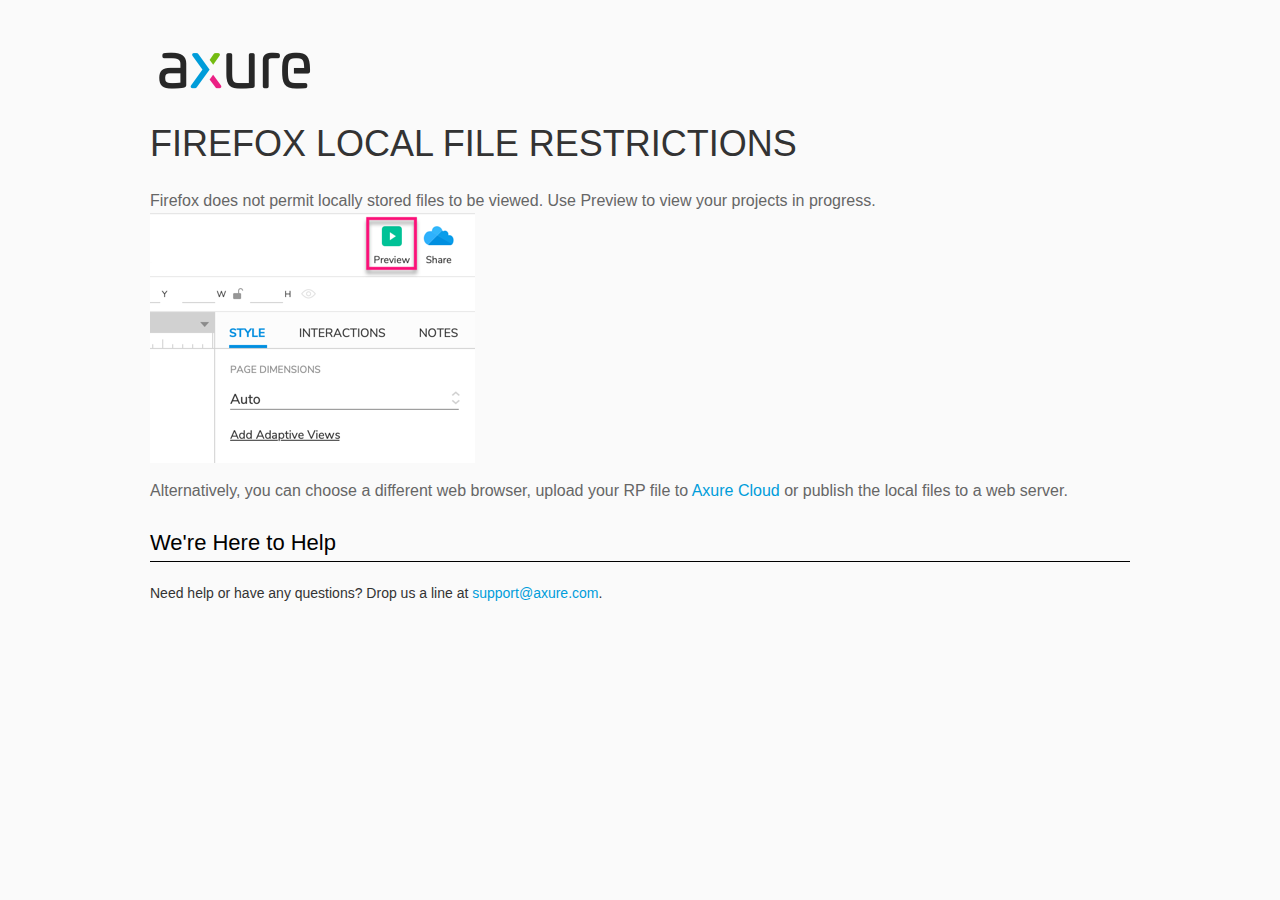
<file: resources/chrome/firefox.html>
<html>
<head>
    <title>Axure RP - Firefox Local File Restrictions</title>
    <style type="text/css">
        *
        {
            font-family: Helvetica, Arial, sans-serif;
        }
        body
        {
            text-align: center;
            background-color: #fafafa;
        }
        p
        {
            font-size: 14px;
            line-height: 18px;
            color: #333333;
        }
        div.container
        {
            width: 980px;
            margin-left: auto;
            margin-right: auto;
            text-align: left;
        }
        a
        {
            text-decoration: none;
            color: #009dda;
        }
        .button
        {
            background: #A502B3;
            font: normal 16px Arial, sans-serif;
            color: #FFFFFF;
            padding: 10px 30px 10px 30px;
            border: 2px solid #A502B3;
            display: inline-block;
            margin-top: 10px;
            text-transform: uppercase;
            font-size: 14px;
	    border-radius: 4px;
        }
        a:hover.button
        {
            border: 2px solid #A502B3;
	    color: #A502B3;
	    background-color: #FFFFFF;
        }
        div.left
        {
            width: 400px;
            float: left;
            margin-right: 80px;
        }
        div.right
        {
            width: 400px;
            float: left;
        }
        div.buttonContainer
        {
            text-align: center;
        }
        h1
        {
            font-size: 36px;
            color: #333333;
            line-height: 50px;
            margin-bottom: 20px;
            font-weight: normal;
        }
        h2
        {
            font-size: 24px;
            font-weight: normal;
            color: #08639C;
            text-align: center;
        }
        h3
        {
            font-size: 16px;
            line-height: 24px;
            color: #333333;
            font-weight: normal;
        }
        .heading
        {
            border-bottom: 1px solid black;
	    height: 36px;
            line-height: 36px;
            font-size: 22px;
            color: #000000;
        }
        span.faq
        {
            font-size: 16px;
            font-weight: normal;
	    text-transform: uppercase;
            color: #333333;
            display: block;
        }
    </style>
</head>
<body>
    <div class="container">
        <br />
        <br />
        <img src="axure_logo.png" alt="axure" />
        <br />
        <h1>
            FIREFOX LOCAL FILE RESTRICTIONS</h1>
        <p style="font-size: 16px; line-height: 24px; color: #666666; margin-top: 10px;">
            Firefox does not permit locally stored files to be viewed. Use Preview to view your projects in progress.
<img src="preview-rp.png" alt="preview"/>
          </p>
            <p style="font-size: 16px; line-height: 24px; color: #666666; margin-top: 10px;">
          Alternatively,  you can choose a different web browser, upload your RP file to <a href="https://app.axure.cloud">Axure Cloud</a> or publish the local files to a web server.</p>
        <h3 class="heading">
            We're Here to Help</h3>
        <p>
            Need help or have any questions? Drop us a line at <a href="mailto:support@axure.com">
                support@axure.com</a>.
        </p>
        <div style="clear: both; height: 20px;">
        </div>
    </div>
</body>
</html>
</file>
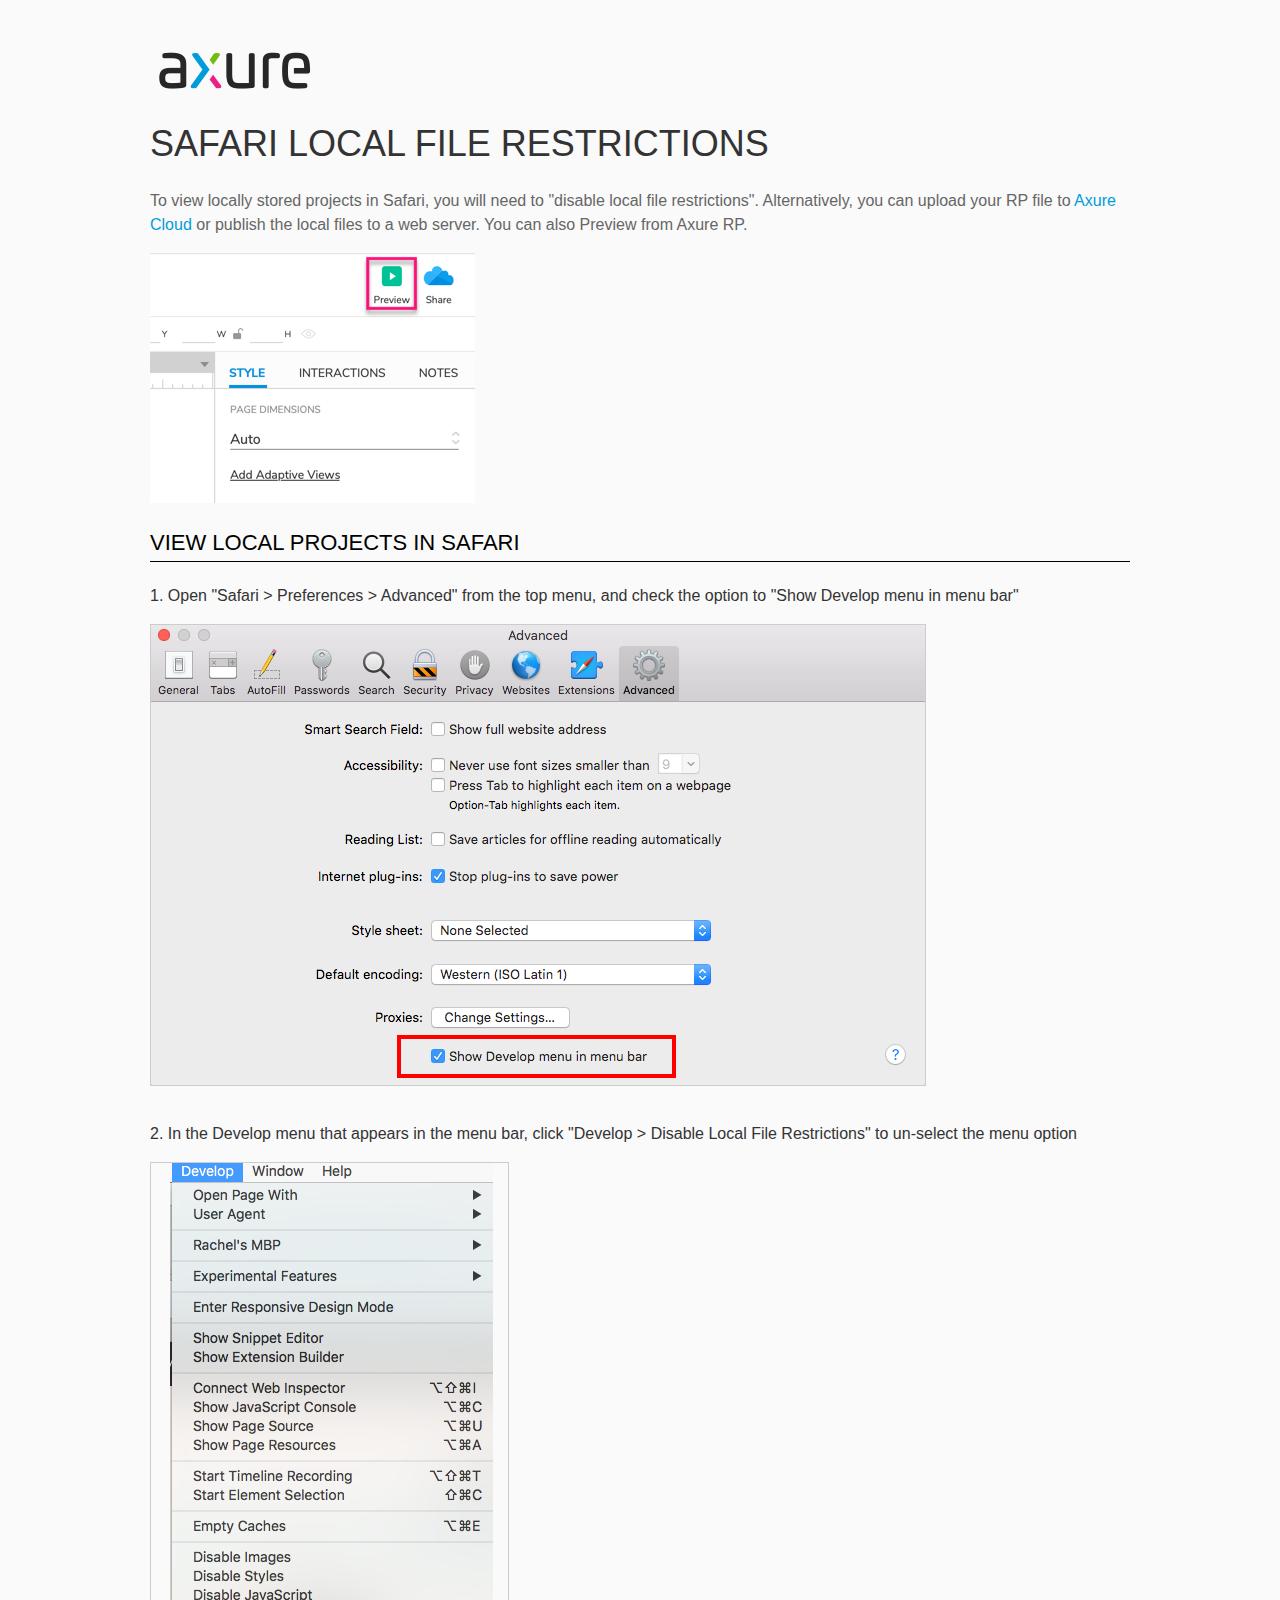
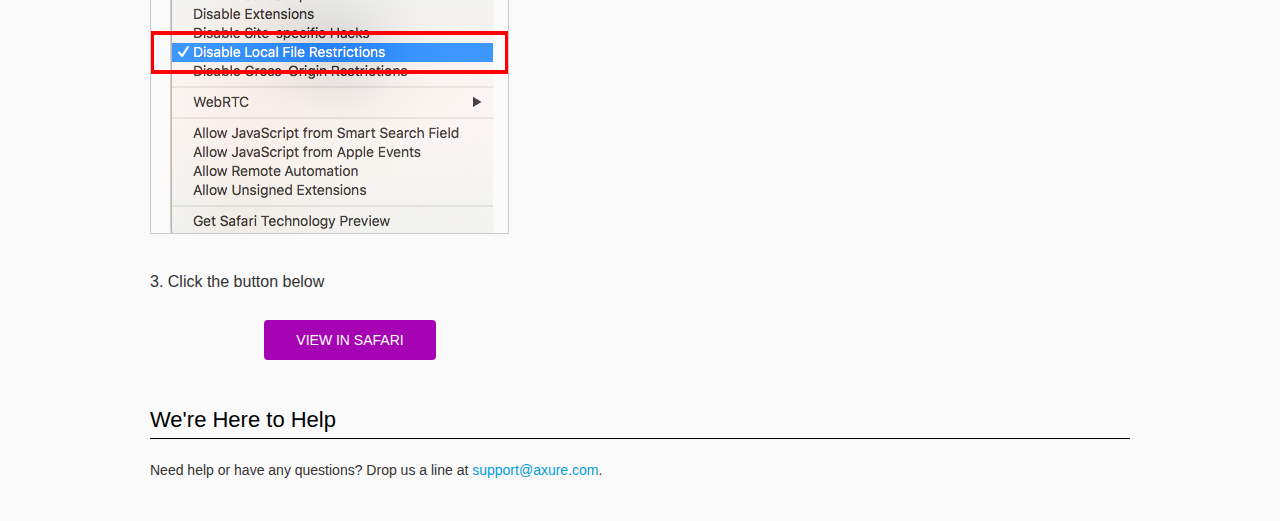
<file: resources/chrome/safari.html>
<html>
<head>
    <title>Axure RP - Safari Local File Restrictions</title>
    <style type="text/css">
        *
        {
            font-family: Helvetica, Arial, sans-serif;
        }
        body
        {
            text-align: center;
            background-color: #fafafa;
        }
        p
        {
            font-size: 14px;
            line-height: 18px;
            color: #333333;
        }
        div.container
        {
            width: 980px;
            margin-left: auto;
            margin-right: auto;
            text-align: left;
        }
        a
        {
            text-decoration: none;
            color: #009dda;
        }
        .button
        {
            background: #A502B3;
            font: normal 16px Arial, sans-serif;
            color: #FFFFFF;
            padding: 10px 30px 10px 30px;
            border: 2px solid #A502B3;
            display: inline-block;
            margin-top: 10px;
            text-transform: uppercase;
            font-size: 14px;
	    border-radius: 4px;
        }
        a:hover.button
        {
            border: 2px solid #A502B3;
	    color: #A502B3;
	    background-color: #FFFFFF;
        }
        div.left
        {
            width: 400px;
            float: left;
            margin-right: 80px;
        }
        div.right
        {
            width: 400px;
            float: left;
        }
        div.buttonContainer
        {
            text-align: center;
        }
        h1
        {
            font-size: 36px;
            color: #333333;
            line-height: 50px;
            margin-bottom: 20px;
            font-weight: normal;
        }
        h2
        {
            font-size: 24px;
            font-weight: normal;
            color: #08639C;
            text-align: center;
        }
        h3
        {
            font-size: 16px;
            line-height: 24px;
            color: #333333;
            font-weight: normal;
        }
        .heading
        {
            border-bottom: 1px solid black;
	    height: 36px;
            line-height: 36px;
            font-size: 22px;
            color: #000000;
        }
        span.faq
        {
            font-size: 16px;
            font-weight: normal;
	    text-transform: uppercase;
            color: #333333;
            display: block;
        }
    </style>
</head>
<body>
    <div class="container">
        <br />
        <br />
        <img src="axure_logo.png" alt="axure" />
        <br />
        <h1>
            SAFARI LOCAL FILE RESTRICTIONS</h1>
        <p style="font-size: 16px; line-height: 24px; color: #666666; margin-top: 10px;">
            To view locally stored projects in Safari, you will need to "disable local file restrictions". Alternatively,
            you can upload your RP file to <a href="https://www.axure.cloud">Axure Cloud</a> or publish the local files to a web server. You can also Preview from Axure RP.</p>
            <img src="preview-rp.png" alt="preview"/>
        <h3 class="heading">
            VIEW LOCAL PROJECTS IN SAFARI</h3>
        <div class="">
            <h3>
                1. Open "Safari > Preferences > Advanced" from the top menu, and check the option to "Show Develop menu in menu bar"</h3>
            <img src="safari_advanced.png" alt="advanced" />
        </div>
        <div style="clear: both; height: 20px;">
            &nbsp;
        </div>
        <div class="">
            <h3>
                2. In the Develop menu that appears in the menu bar, click "Develop > Disable Local File Restrictions" to un-select the menu option</h3>
            <img src="safari_restrictions.png" alt="extensions" />
        </div>
        <div style="clear: both; height: 20px;">
            &nbsp;</div>
        <div class="left">
            <h3>
                3. Click the button below
            </h3>
            <div class="buttonContainer">
                <a class="button" href="../../start.html">View in Safari</a>
            </div>
        </div>
        <div style="clear: both; height: 20px;">
        </div>
        <h3 class="heading">
            We're Here to Help</h3>
        <p>
            Need help or have any questions? Drop us a line at <a href="mailto:support@axure.com">
                support@axure.com</a>.
        </p>
        <div style="clear: both; height: 20px;">
        </div>
    </div>
</body>
</html>
</file>
<file: resources/css/axure_rp_page.css>
﻿/* so the window resize fires within a frame in IE7 */
html, body {
    height: 100%;
}

#zoomOverlay {
    position: fixed;
    top: 0;
    left: 0;
    width: 100%;
    height: 100%;
}

#dragOverlay {
    position: fixed;
    top: 0;
    left: 0;
    width: 100%;
    height: 100%;
    cursor: grab;
}

#dragOverlay.dragging__start {
    cursor: grabbing;
}

html.hideScroll::-webkit-scrollbar {
    display: none;
}

html.hideScroll {
    -ms-overflow-style: none;
    scrollbar-width: none;
}

.mobileFrameCursor div * {
    cursor: inherit !important;
}

a {
    color: inherit;
}

p {
    margin: 0px;
    text-rendering: optimizeLegibility;
    font-feature-settings: "kern" 1;
    -webkit-font-feature-settings: "kern";
    -moz-font-feature-settings: "kern";
    -moz-font-feature-settings: "kern=1";
    font-kerning: normal;
}

ul {
    margin:0px;
}

iframe {
    background: #FFFFFF;
}

/* to match IE with C, FF */
input {
    padding: 1px 0px 1px 0px;
    box-sizing: border-box;
    -moz-box-sizing: border-box;
}

input[type=text]::-ms-clear {
    width: 0;
    height: 0;
    display: none;
}

textarea {
    margin: 0px;
    box-sizing: border-box;
    -moz-box-sizing: border-box;
}

select option {
    color: initial;
}

.focused:focus, .selectedFocused:focus {
    outline: none;
}

div.intcases {
    font-family: arial; 
    font-size: 12px;
    text-align:left; 
    border:1px solid #AAA; 
    background:#FFF none repeat scroll 0% 0%; 
    z-index:9999; 
    visibility:hidden; 
    position:absolute;
    padding: 0px;
    border-radius: 3px;
    white-space: nowrap;
}

div.intcaselink {
    cursor: pointer;
    padding: 3px 8px 3px 8px;
    margin: 5px;
    background:#EEE none repeat scroll 0% 0%; 
    border:1px solid #AAA;
    border-radius: 3px;
}

div.refpageimage {
    position: absolute;
    left: 0px;
    top: 0px;
    font-size: 0px;
    width: 16px;
    height: 16px;
    cursor: pointer;
    background-image: url(images/newwindow.gif);
    background-repeat: no-repeat;
}

div.annnoteimage {
    position: absolute;
    left: 0px;
    top: 0px;
    font-size: 0px;
    /*width: 16px;
    height: 12px;*/
    cursor: help;
    /*background-image: url(images/note.gif);*/
    /*background-repeat: no-repeat;*/
    width: 13px;
    height: 12px;
    padding-top: 1px;
    text-align: center;
    background-color: #138CDD;
    -moz-box-shadow: 1px 1px 3px #aaa;
    -webkit-box-shadow: 1px 1px 3px #aaa;
    box-shadow: 1px 1px 3px #aaa;
}

div.annnoteline {
    display: inline-block;
    width: 9px;
    height: 1px;
    border-bottom: 1px solid white;
    margin-top: 1px;
}

div.annnotelabel {
    /*position: absolute;
    left: 0px;
    top: 0px;*/
    font-family: Helvetica,Arial;
    white-space: nowrap;
    
    padding-top: 1px;
    background-color: #fff849;
    font-size: 10px;
    font-weight: bold;
    line-height: 14px;
    margin-right: 3px;
    padding: 0px 4px;
    color: #000;

    -moz-box-shadow: 1px 1px 3px #aaa;
    -webkit-box-shadow: 1px 1px 3px #aaa;
    box-shadow: 1px 1px 3px #aaa;
}

div.annnote {
    display: flex;
    position: absolute;
    cursor: help;
    line-height: 14px;
}

.annotation {
    font-size: 12px;
    padding-left: 2px;
    margin-bottom: 5px;
}

.annotationName {
    /*font-size: 13px;
    font-weight: bold;
    margin-bottom: 3px;
    white-space: nowrap;*/

    font-family: 'Trebuchet MS';
    font-size: 14px;
    font-weight: bold;
    margin-bottom: 5px;
    white-space: nowrap;
}

.annotationValue {
    font-family: Arial, Helvetica, Sans-Serif;
    font-size: 12px;
    color: #4a4a4a;
    line-height: 21px;
    margin-bottom: 20px;
}

.noteLink {
    text-decoration: inherit;
    color: inherit;
}

.noteLink:hover {
    background-color: white;
}

/* this is a fix for the issue where dialogs jump around and takes the text-align from the body */
.dialogFix {
    position:absolute;
    text-align:left;
    border: 1px solid #8f949a;
}


@keyframes pulsate {
  from {
    box-shadow: 0 0 10px #15d6ba;
  }
  to {
    box-shadow: 0 0 20px #15d6ba;
  }
}

@-webkit-keyframes pulsate {
  from {
    -webkit-box-shadow: 0 0 10px #15d6ba;
    box-shadow: 0 0 10px #15d6ba;
  }
  to {
    -webkit-box-shadow: 0 0 20px #15d6ba;
    box-shadow: 0 0 20px #15d6ba;
  }
}
 
@-moz-keyframes pulsate {
  from {
    -moz-box-shadow: 0 0 10px #15d6ba;
    box-shadow: 0 0 10px #15d6ba;
  }
  to {
    -moz-box-shadow: 0 0 20px #15d6ba;
    box-shadow: 0 0 20px #15d6ba;
  }
}

.legacyPulsateBorder {
    /*border: 5px solid #15d6ba;
    margin: -5px;*/
    -moz-box-shadow: 0 0 10px 3px #75BB43;
    box-shadow: 0 0 10px 3px #75BB43;
}

.pulsateBorder {
  animation-name: pulsate;
  animation-timing-function: ease-in-out;
  animation-duration: 0.9s;
  animation-iteration-count: infinite;
  animation-direction: alternate;
  
  -webkit-animation-name: pulsate;
  -webkit-animation-timing-function: ease-in-out;
  -webkit-animation-duration: 0.9s;
  -webkit-animation-iteration-count: infinite;
  -webkit-animation-direction: alternate;

  -moz-animation-name: pulsate;
  -moz-animation-timing-function: ease-in-out;
  -moz-animation-duration: 0.9s;
  -moz-animation-iteration-count: infinite;
  -moz-animation-direction: alternate;
}

.ax_default_hidden, .ax_default_unplaced{
    display: none;
    visibility: hidden;
}

.widgetNoteSelected {
    -moz-box-shadow: 0 0 10px 3px #1482C5;
    box-shadow: 0 0 10px 3px #1482C5;
    /*-moz-box-shadow: 0 0 20px #3915d6;
    box-shadow: 0 0 20px #3915d6;*/
    /*border: 3px solid #3915d6;*/
    /*margin: -3px;*/
}


.singleImg {
    display: none;
    visibility: hidden;
}

#ios-safari {
    overflow: auto;
    -webkit-overflow-scrolling: touch;
}

#ios-safari-html {
    display: block;
    overflow: auto;
    -webkit-overflow-scrolling: touch;
    position: absolute;
    top: 0;
    left: 0;
    right: 0;
    bottom: 0;
}

#ios-safari-fixed {
    position: absolute;
    pointer-events: none;
    width: initial;
}

#ios-safari-fixed div {
    pointer-events: auto;
}
</file>
<file: data/styles.css>
﻿.ax_default {
  font-family:'Arial Normal', 'Arial', sans-serif;
  font-weight:400;
  font-style:normal;
  font-size:13px;
  letter-spacing:normal;
  color:#333333;
  vertical-align:none;
  text-align:center;
  line-height:normal;
  text-transform:none;
}
.box_2 {
}
.box_3 {
}
.ellipse {
}
._图片 {
}
.primary_button {
  color:#FFFFFF;
}
._一级标题 {
  font-family:'Arial Normal', 'Arial', sans-serif;
  font-weight:bold;
  font-style:normal;
  font-size:32px;
  text-align:left;
}
._二级标题 {
  font-family:'Arial Normal', 'Arial', sans-serif;
  font-weight:bold;
  font-style:normal;
  font-size:24px;
  text-align:left;
}
._三级标题 {
  font-family:'Arial Normal', 'Arial', sans-serif;
  font-weight:bold;
  font-style:normal;
  font-size:18px;
  text-align:left;
}
._四级标题 {
  font-family:'Arial Normal', 'Arial', sans-serif;
  font-weight:bold;
  font-style:normal;
  font-size:14px;
  text-align:left;
}
._五级标题 {
  font-family:'Arial Normal', 'Arial', sans-serif;
  font-weight:bold;
  font-style:normal;
  text-align:left;
}
._六级标题 {
  font-family:'Arial Normal', 'Arial', sans-serif;
  font-weight:bold;
  font-style:normal;
  font-size:10px;
  text-align:left;
}
._文本段落 {
  text-align:left;
}
._表单提示 {
  color:#999999;
}
._表单禁用 {
}
.paragraph {
  text-align:left;
}
.line {
}
.heading_1 {
  font-family:'Arial Negreta', 'Arial Normal', 'Arial', sans-serif;
  font-weight:700;
  font-style:normal;
  font-size:32px;
  text-align:left;
}
.heading_2 {
  font-family:'Arial Negreta', 'Arial Normal', 'Arial', sans-serif;
  font-weight:700;
  font-style:normal;
  font-size:24px;
  text-align:left;
}
.label {
  font-size:14px;
  text-align:left;
}
.horizontal_line {
}
.shape {
}
._36号字_顶部标题、大按钮、弹窗提示主标题_ {
  font-family:'PingFangSC-Regular', 'PingFang SC', sans-serif;
  font-weight:400;
  font-style:normal;
  font-size:18px;
  text-align:left;
}
.box_1 {
}
.text_field {
  color:#000000;
  text-align:left;
}
.icon {
}
.image {
  color:#000000;
}
.vertical_line {
}
.table {
}
.table_cell {
}
.iconfont {
  font-family:"iconfont", sans-serif;
  font-weight:400;
  font-style:normal;
  font-size:18px;
  color:#666666;
}
._32号字_单行列表内，右方操作说明的文字__） {
  font-family:'PingFangSC-Regular', 'PingFang SC', sans-serif;
  font-weight:400;
  font-style:normal;
  font-size:16px;
  text-align:left;
}
._30号字_服务主标题，例如双行列表内的下方描述信息。__） {
  font-family:'PingFangSC-Regular', 'PingFang SC', sans-serif;
  font-weight:400;
  font-style:normal;
  font-size:15px;
  text-align:left;
}
._28号字_页面备注信息及列表的表头说明文字__） {
  font-family:'PingFangSC-Regular', 'PingFang SC', sans-serif;
  font-weight:400;
  font-style:normal;
  font-size:14px;
  text-align:left;
}
._24号字_最小说明文本，例如列表时间态、版权信息等） {
  font-family:'PingFangSC-Regular', 'PingFang SC', sans-serif;
  font-weight:400;
  font-style:normal;
  font-size:12px;
  text-align:left;
}
._文本框 {
  color:#000000;
  text-align:left;
}
._默认样式 {
}
._文本段落1 {
  text-align:left;
}
._形状 {
}
._图片1 {
  color:#000000;
}
._形状1 {
  font-family:'Arial Negreta', 'Arial Normal', 'Arial', sans-serif;
  font-weight:700;
  font-style:normal;
  color:#FF0066;
}
._形状2 {
  font-family:'Arial Normal', 'Arial', sans-serif;
  font-weight:normal;
  font-style:normal;
}
._文本框1 {
  color:#000000;
  text-align:left;
}
textarea, select, input, button { outline: none; }
</file>
<file: files/index/styles.css>
﻿body {
  margin:0px;
  background-image:none;
  position:static;
  left:auto;
  width:1132px;
  margin-left:0;
  margin-right:0;
  text-align:left;
}
.form_sketch {
  border-color:transparent;
  background-color:transparent;
}
#base {
  position:absolute;
  z-index:0;
}
#u0_div {
  border-width:0px;
  position:absolute;
  left:0px;
  top:0px;
  width:1220px;
  height:726px;
  background:inherit;
  background-color:rgba(240, 242, 245, 1);
  border:none;
  border-radius:0px;
  -moz-box-shadow:none;
  -webkit-box-shadow:none;
  box-shadow:none;
}
#u0 {
  border-width:0px;
  position:absolute;
  left:-44px;
  top:1px;
  width:1220px;
  height:726px;
  display:flex;
}
#u0 .text {
  position:absolute;
  align-self:center;
  padding:2px 2px 2px 2px;
  box-sizing:border-box;
  width:100%;
}
#u0_text {
  border-width:0px;
  word-wrap:break-word;
  text-transform:none;
  visibility:hidden;
}
#u1 {
  border-width:0px;
  position:absolute;
  left:0px;
  top:0px;
  width:0px;
  height:0px;
}
#u2_div {
  border-width:0px;
  position:absolute;
  left:0px;
  top:0px;
  width:1176px;
  height:64px;
  background:inherit;
  background-color:rgba(255, 255, 255, 1);
  border:none;
  border-radius:0px;
  -moz-box-shadow:none;
  -webkit-box-shadow:none;
  box-shadow:none;
}
#u2 {
  border-width:0px;
  position:absolute;
  left:0px;
  top:1px;
  width:1176px;
  height:64px;
  display:flex;
}
#u2 .text {
  position:absolute;
  align-self:center;
  padding:2px 2px 2px 2px;
  box-sizing:border-box;
  width:100%;
}
#u2_text {
  border-width:0px;
  word-wrap:break-word;
  text-transform:none;
  visibility:hidden;
}
#u3_img {
  border-width:0px;
  position:absolute;
  left:0px;
  top:0px;
  width:16px;
  height:15px;
}
#u3 {
  border-width:0px;
  position:absolute;
  left:235px;
  top:26px;
  width:16px;
  height:15px;
  display:flex;
}
#u3 .text {
  position:absolute;
  align-self:center;
  padding:2px 2px 2px 2px;
  box-sizing:border-box;
  width:100%;
}
#u3_text {
  border-width:0px;
  word-wrap:break-word;
  text-transform:none;
  visibility:hidden;
}
#u4 {
  border-width:0px;
  position:absolute;
  left:0px;
  top:0px;
  width:0px;
  height:0px;
}
#u5_img {
  border-width:0px;
  position:absolute;
  left:0px;
  top:0px;
  width:23px;
  height:24px;
}
#u5 {
  border-width:0px;
  position:absolute;
  left:1050px;
  top:22px;
  width:23px;
  height:24px;
  display:flex;
}
#u5 .text {
  position:absolute;
  align-self:center;
  padding:2px 2px 2px 2px;
  box-sizing:border-box;
  width:100%;
}
#u5_text {
  border-width:0px;
  word-wrap:break-word;
  text-transform:none;
  visibility:hidden;
}
#u6_div {
  border-width:0px;
  position:absolute;
  left:0px;
  top:0px;
  width:64px;
  height:22px;
  background:inherit;
  background-color:rgba(255, 255, 255, 0);
  border:none;
  border-radius:0px;
  -moz-box-shadow:none;
  -webkit-box-shadow:none;
  box-shadow:none;
  color:rgba(0, 0, 0, 0.6470588235294118);
  line-height:22px;
}
#u6 {
  border-width:0px;
  position:absolute;
  left:1079px;
  top:23px;
  width:64px;
  height:22px;
  display:flex;
  color:rgba(0, 0, 0, 0.6470588235294118);
  line-height:22px;
}
#u6 .text {
  position:absolute;
  align-self:flex-start;
  padding:0px 0px 0px 0px;
  box-sizing:border-box;
  width:100%;
}
#u6_text {
  border-width:0px;
  white-space:nowrap;
  text-transform:none;
}
#u7_img {
  border-width:0px;
  position:absolute;
  left:0px;
  top:0px;
  width:18px;
  height:21px;
}
#u7 {
  border-width:0px;
  position:absolute;
  left:1022px;
  top:24px;
  width:18px;
  height:21px;
  display:flex;
}
#u7 .text {
  position:absolute;
  align-self:center;
  padding:2px 2px 2px 2px;
  box-sizing:border-box;
  width:100%;
}
#u7_text {
  border-width:0px;
  word-wrap:break-word;
  text-transform:none;
  visibility:hidden;
}
#u8_img {
  border-width:0px;
  position:absolute;
  left:0px;
  top:0px;
  width:19px;
  height:19px;
}
#u8 {
  border-width:0px;
  position:absolute;
  left:993px;
  top:24px;
  width:19px;
  height:19px;
  display:flex;
}
#u8 .text {
  position:absolute;
  align-self:center;
  padding:2px 2px 2px 2px;
  box-sizing:border-box;
  width:100%;
}
#u8_text {
  border-width:0px;
  word-wrap:break-word;
  text-transform:none;
  visibility:hidden;
}
#u9 {
  border-width:0px;
  position:absolute;
  left:0px;
  top:0px;
  width:0px;
  height:0px;
}
#u10 {
  border-width:0px;
  position:absolute;
  left:0px;
  top:0px;
  width:0px;
  height:0px;
}
#u11_div {
  border-width:0px;
  position:absolute;
  left:0px;
  top:0px;
  width:212px;
  height:602px;
  background:inherit;
  background-color:rgba(0, 40, 77, 1);
  box-sizing:border-box;
  border-width:1px;
  border-style:solid;
  border-color:rgba(121, 121, 121, 1);
  border-left:0px;
  border-top:0px;
  border-right:0px;
  border-bottom:0px;
  border-radius:0px;
  -moz-box-shadow:none;
  -webkit-box-shadow:none;
  box-shadow:none;
}
#u11 {
  border-width:0px;
  position:absolute;
  left:0px;
  top:63px;
  width:212px;
  height:602px;
  display:flex;
}
#u11 .text {
  position:absolute;
  align-self:center;
  padding:2px 2px 2px 2px;
  box-sizing:border-box;
  width:100%;
}
#u11_text {
  border-width:0px;
  word-wrap:break-word;
  text-transform:none;
}
#u12_div {
  border-width:0px;
  position:absolute;
  left:0px;
  top:0px;
  width:212px;
  height:661px;
  background:inherit;
  background-color:rgba(0, 21, 41, 1);
  border:none;
  border-radius:0px;
  -moz-box-shadow:none;
  -webkit-box-shadow:none;
  box-shadow:none;
}
#u12 {
  border-width:0px;
  position:absolute;
  left:0px;
  top:65px;
  width:212px;
  height:661px;
  display:flex;
}
#u12 .text {
  position:absolute;
  align-self:center;
  padding:2px 2px 2px 2px;
  box-sizing:border-box;
  width:100%;
}
#u12_text {
  border-width:0px;
  word-wrap:break-word;
  text-transform:none;
  visibility:hidden;
}
#u13 {
  border-width:0px;
  position:absolute;
  left:0px;
  top:0px;
  width:0px;
  height:0px;
}
#u14_div {
  border-width:0px;
  position:absolute;
  left:0px;
  top:0px;
  width:256px;
  height:52px;
  background:inherit;
  background-color:rgba(255, 255, 255, 0);
  border:none;
  border-radius:0px;
  -moz-box-shadow:none;
  -webkit-box-shadow:none;
  box-shadow:none;
  font-family:'MicrosoftYaHei', 'Microsoft YaHei', sans-serif;
  font-weight:400;
  font-style:normal;
  font-size:14px;
  color:rgba(255, 255, 255, 0.6470588235294118);
  text-align:left;
  line-height:22px;
}
#u14 {
  border-width:0px;
  position:absolute;
  left:0px;
  top:66px;
  width:256px;
  height:52px;
  display:flex;
  font-family:'MicrosoftYaHei', 'Microsoft YaHei', sans-serif;
  font-weight:400;
  font-style:normal;
  font-size:14px;
  color:rgba(255, 255, 255, 0.6470588235294118);
  text-align:left;
  line-height:22px;
}
#u14 .text {
  position:absolute;
  align-self:center;
  padding:14px 2px 16px 50px;
  box-sizing:border-box;
  width:100%;
}
#u14_text {
  border-width:0px;
  word-wrap:break-word;
  text-transform:none;
}
#u15_img {
  border-width:0px;
  position:absolute;
  left:0px;
  top:0px;
  width:14px;
  height:14px;
}
#u15 {
  border-width:0px;
  position:absolute;
  left:24px;
  top:84px;
  width:14px;
  height:14px;
  display:flex;
}
#u15 .text {
  position:absolute;
  align-self:center;
  padding:2px 2px 2px 2px;
  box-sizing:border-box;
  width:100%;
}
#u15_text {
  border-width:0px;
  word-wrap:break-word;
  text-transform:none;
  visibility:hidden;
}
#u16 {
  border-width:0px;
  position:absolute;
  left:0px;
  top:0px;
  width:0px;
  height:0px;
}
#u17_div {
  border-width:0px;
  position:absolute;
  left:0px;
  top:0px;
  width:256px;
  height:54px;
  background:inherit;
  background-color:rgba(255, 255, 255, 0);
  border:none;
  border-radius:0px;
  -moz-box-shadow:none;
  -webkit-box-shadow:none;
  box-shadow:none;
  font-family:'MicrosoftYaHei', 'Microsoft YaHei', sans-serif;
  font-weight:400;
  font-style:normal;
  font-size:14px;
  color:rgba(255, 255, 255, 0.6470588235294118);
  text-align:left;
  line-height:22px;
}
#u17 {
  border-width:0px;
  position:absolute;
  left:0px;
  top:123px;
  width:256px;
  height:54px;
  display:flex;
  font-family:'MicrosoftYaHei', 'Microsoft YaHei', sans-serif;
  font-weight:400;
  font-style:normal;
  font-size:14px;
  color:rgba(255, 255, 255, 0.6470588235294118);
  text-align:left;
  line-height:22px;
}
#u17 .text {
  position:absolute;
  align-self:center;
  padding:16px 2px 16px 50px;
  box-sizing:border-box;
  width:100%;
}
#u17_text {
  border-width:0px;
  word-wrap:break-word;
  text-transform:none;
}
#u18_img {
  border-width:0px;
  position:absolute;
  left:0px;
  top:0px;
  width:14px;
  height:12px;
}
#u18 {
  border-width:0px;
  position:absolute;
  left:24px;
  top:144px;
  width:14px;
  height:12px;
  display:flex;
}
#u18 .text {
  position:absolute;
  align-self:center;
  padding:2px 2px 2px 2px;
  box-sizing:border-box;
  width:100%;
}
#u18_text {
  border-width:0px;
  word-wrap:break-word;
  text-transform:none;
  visibility:hidden;
}
#u19 {
  border-width:0px;
  position:absolute;
  left:0px;
  top:0px;
  width:0px;
  height:0px;
}
#u20_div {
  border-width:0px;
  position:absolute;
  left:0px;
  top:0px;
  width:256px;
  height:54px;
  background:inherit;
  background-color:rgba(255, 255, 255, 0);
  border:none;
  border-radius:0px;
  -moz-box-shadow:none;
  -webkit-box-shadow:none;
  box-shadow:none;
  font-family:'MicrosoftYaHei', 'Microsoft YaHei', sans-serif;
  font-weight:400;
  font-style:normal;
  font-size:14px;
  color:rgba(255, 255, 255, 0.6470588235294118);
  text-align:left;
  line-height:22px;
}
#u20 {
  border-width:0px;
  position:absolute;
  left:0px;
  top:174px;
  width:256px;
  height:54px;
  display:flex;
  font-family:'MicrosoftYaHei', 'Microsoft YaHei', sans-serif;
  font-weight:400;
  font-style:normal;
  font-size:14px;
  color:rgba(255, 255, 255, 0.6470588235294118);
  text-align:left;
  line-height:22px;
}
#u20 .text {
  position:absolute;
  align-self:center;
  padding:16px 2px 16px 50px;
  box-sizing:border-box;
  width:100%;
}
#u20_text {
  border-width:0px;
  word-wrap:break-word;
  text-transform:none;
}
#u21_img {
  border-width:0px;
  position:absolute;
  left:0px;
  top:0px;
  width:14px;
  height:14px;
}
#u21 {
  border-width:0px;
  position:absolute;
  left:24px;
  top:195px;
  width:14px;
  height:14px;
  display:flex;
}
#u21 .text {
  position:absolute;
  align-self:center;
  padding:2px 2px 2px 2px;
  box-sizing:border-box;
  width:100%;
}
#u21_text {
  border-width:0px;
  word-wrap:break-word;
  text-transform:none;
  visibility:hidden;
}
#u22 {
  border-width:0px;
  position:absolute;
  left:0px;
  top:0px;
  width:0px;
  height:0px;
}
#u23_div {
  border-width:0px;
  position:absolute;
  left:0px;
  top:0px;
  width:256px;
  height:54px;
  background:inherit;
  background-color:rgba(255, 255, 255, 0);
  border:none;
  border-radius:0px;
  -moz-box-shadow:none;
  -webkit-box-shadow:none;
  box-shadow:none;
  font-family:'MicrosoftYaHei', 'Microsoft YaHei', sans-serif;
  font-weight:400;
  font-style:normal;
  font-size:14px;
  color:rgba(255, 255, 255, 0.6470588235294118);
  text-align:left;
  line-height:22px;
}
#u23 {
  border-width:0px;
  position:absolute;
  left:0px;
  top:227px;
  width:256px;
  height:54px;
  display:flex;
  font-family:'MicrosoftYaHei', 'Microsoft YaHei', sans-serif;
  font-weight:400;
  font-style:normal;
  font-size:14px;
  color:rgba(255, 255, 255, 0.6470588235294118);
  text-align:left;
  line-height:22px;
}
#u23 .text {
  position:absolute;
  align-self:center;
  padding:16px 2px 16px 50px;
  box-sizing:border-box;
  width:100%;
}
#u23_text {
  border-width:0px;
  word-wrap:break-word;
  text-transform:none;
}
#u24_img {
  border-width:0px;
  position:absolute;
  left:0px;
  top:0px;
  width:14px;
  height:14px;
}
#u24 {
  border-width:0px;
  position:absolute;
  left:24px;
  top:248px;
  width:14px;
  height:14px;
  display:flex;
}
#u24 .text {
  position:absolute;
  align-self:center;
  padding:2px 2px 2px 2px;
  box-sizing:border-box;
  width:100%;
}
#u24_text {
  border-width:0px;
  word-wrap:break-word;
  text-transform:none;
  visibility:hidden;
}
#u25 {
  border-width:0px;
  position:absolute;
  left:0px;
  top:0px;
  width:0px;
  height:0px;
}
#u26_div {
  border-width:0px;
  position:absolute;
  left:0px;
  top:0px;
  width:256px;
  height:54px;
  background:inherit;
  background-color:rgba(255, 255, 255, 0);
  border:none;
  border-radius:0px;
  -moz-box-shadow:none;
  -webkit-box-shadow:none;
  box-shadow:none;
  font-family:'MicrosoftYaHei', 'Microsoft YaHei', sans-serif;
  font-weight:400;
  font-style:normal;
  font-size:14px;
  color:rgba(255, 255, 255, 0.6470588235294118);
  text-align:left;
  line-height:22px;
}
#u26 {
  border-width:0px;
  position:absolute;
  left:0px;
  top:281px;
  width:256px;
  height:54px;
  display:flex;
  font-family:'MicrosoftYaHei', 'Microsoft YaHei', sans-serif;
  font-weight:400;
  font-style:normal;
  font-size:14px;
  color:rgba(255, 255, 255, 0.6470588235294118);
  text-align:left;
  line-height:22px;
}
#u26 .text {
  position:absolute;
  align-self:center;
  padding:16px 2px 16px 50px;
  box-sizing:border-box;
  width:100%;
}
#u26_text {
  border-width:0px;
  word-wrap:break-word;
  text-transform:none;
}
#u27_img {
  border-width:0px;
  position:absolute;
  left:0px;
  top:0px;
  width:14px;
  height:12px;
}
#u27 {
  border-width:0px;
  position:absolute;
  left:24px;
  top:303px;
  width:14px;
  height:12px;
  display:flex;
}
#u27 .text {
  position:absolute;
  align-self:center;
  padding:2px 2px 2px 2px;
  box-sizing:border-box;
  width:100%;
}
#u27_text {
  border-width:0px;
  word-wrap:break-word;
  text-transform:none;
  visibility:hidden;
}
#u28_div {
  border-width:0px;
  position:absolute;
  left:0px;
  top:0px;
  width:212px;
  height:58px;
  background:inherit;
  background-color:rgba(255, 255, 255, 1);
  border:none;
  border-radius:0px;
  -moz-box-shadow:none;
  -webkit-box-shadow:none;
  box-shadow:none;
}
#u28 {
  border-width:0px;
  position:absolute;
  left:843px;
  top:252px;
  width:212px;
  height:58px;
  display:flex;
  opacity:0.2;
}
#u28 .text {
  position:absolute;
  align-self:center;
  padding:2px 2px 2px 2px;
  box-sizing:border-box;
  width:100%;
}
#u28_text {
  border-width:0px;
  word-wrap:break-word;
  text-transform:none;
  visibility:hidden;
}
#u29_div {
  border-width:0px;
  position:absolute;
  left:0px;
  top:0px;
  width:274px;
  height:130px;
  background:inherit;
  background-color:rgba(255, 255, 255, 1);
  border:none;
  border-radius:5px;
  -moz-box-shadow:none;
  -webkit-box-shadow:none;
  box-shadow:none;
}
#u29 {
  border-width:0px;
  position:absolute;
  left:240px;
  top:90px;
  width:274px;
  height:130px;
  display:flex;
}
#u29 .text {
  position:absolute;
  align-self:center;
  padding:2px 2px 2px 2px;
  box-sizing:border-box;
  width:100%;
}
#u29_text {
  border-width:0px;
  word-wrap:break-word;
  text-transform:none;
  visibility:hidden;
}
#u30_div {
  border-width:0px;
  position:absolute;
  left:0px;
  top:0px;
  width:73px;
  height:39px;
  background:inherit;
  background-color:rgba(255, 255, 255, 0);
  border:none;
  border-radius:0px;
  -moz-box-shadow:none;
  -webkit-box-shadow:none;
  box-shadow:none;
  font-family:'Arial Negreta', 'Arial Normal', 'Arial', sans-serif;
  font-weight:700;
  font-style:normal;
  font-size:28px;
  color:#000066;
}
#u30 {
  border-width:0px;
  position:absolute;
  left:359px;
  top:117px;
  width:73px;
  height:39px;
  display:flex;
  font-family:'Arial Negreta', 'Arial Normal', 'Arial', sans-serif;
  font-weight:700;
  font-style:normal;
  font-size:28px;
  color:#000066;
}
#u30 .text {
  position:absolute;
  align-self:flex-start;
  padding:0px 0px 0px 0px;
  box-sizing:border-box;
  width:100%;
}
#u30_text {
  border-width:0px;
  word-wrap:break-word;
  text-transform:none;
}
#u31_div {
  border-width:0px;
  position:absolute;
  left:0px;
  top:0px;
  width:150px;
  height:31px;
  background:inherit;
  background-color:rgba(244, 255, 255, 1);
  border:none;
  border-radius:0px;
  -moz-box-shadow:none;
  -webkit-box-shadow:none;
  box-shadow:none;
  color:#666666;
  text-align:center;
}
#u31 {
  border-width:0px;
  position:absolute;
  left:302px;
  top:175px;
  width:150px;
  height:31px;
  display:flex;
  color:#666666;
  text-align:center;
}
#u31 .text {
  position:absolute;
  align-self:center;
  padding:0px 0px 0px 0px;
  box-sizing:border-box;
  width:100%;
}
#u31_text {
  border-width:0px;
  word-wrap:break-word;
  text-transform:none;
}
#u32_img {
  border-width:0px;
  position:absolute;
  left:0px;
  top:0px;
  width:59px;
  height:63px;
}
#u32 {
  border-width:0px;
  position:absolute;
  left:281px;
  top:100px;
  width:59px;
  height:63px;
  display:flex;
}
#u32 .text {
  position:absolute;
  align-self:center;
  padding:2px 2px 2px 2px;
  box-sizing:border-box;
  width:100%;
}
#u32_text {
  border-width:0px;
  word-wrap:break-word;
  text-transform:none;
  visibility:hidden;
}
#u33_div {
  border-width:0px;
  position:absolute;
  left:0px;
  top:0px;
  width:274px;
  height:130px;
  background:inherit;
  background-color:rgba(255, 255, 255, 1);
  border:none;
  border-radius:5px;
  -moz-box-shadow:none;
  -webkit-box-shadow:none;
  box-shadow:none;
}
#u33 {
  border-width:0px;
  position:absolute;
  left:559px;
  top:90px;
  width:274px;
  height:130px;
  display:flex;
}
#u33 .text {
  position:absolute;
  align-self:center;
  padding:2px 2px 2px 2px;
  box-sizing:border-box;
  width:100%;
}
#u33_text {
  border-width:0px;
  word-wrap:break-word;
  text-transform:none;
  visibility:hidden;
}
#u34_div {
  border-width:0px;
  position:absolute;
  left:0px;
  top:0px;
  width:93px;
  height:39px;
  background:inherit;
  background-color:rgba(255, 255, 255, 0);
  border:none;
  border-radius:0px;
  -moz-box-shadow:none;
  -webkit-box-shadow:none;
  box-shadow:none;
  font-family:'Arial Negreta', 'Arial Normal', 'Arial', sans-serif;
  font-weight:700;
  font-style:normal;
  font-size:28px;
  color:#000066;
}
#u34 {
  border-width:0px;
  position:absolute;
  left:678px;
  top:117px;
  width:93px;
  height:39px;
  display:flex;
  font-family:'Arial Negreta', 'Arial Normal', 'Arial', sans-serif;
  font-weight:700;
  font-style:normal;
  font-size:28px;
  color:#000066;
}
#u34 .text {
  position:absolute;
  align-self:flex-start;
  padding:0px 0px 0px 0px;
  box-sizing:border-box;
  width:100%;
}
#u34_text {
  border-width:0px;
  word-wrap:break-word;
  text-transform:none;
}
#u35_div {
  border-width:0px;
  position:absolute;
  left:0px;
  top:0px;
  width:150px;
  height:31px;
  background:inherit;
  background-color:rgba(244, 255, 255, 1);
  border:none;
  border-radius:0px;
  -moz-box-shadow:none;
  -webkit-box-shadow:none;
  box-shadow:none;
  color:#666666;
  text-align:center;
}
#u35 {
  border-width:0px;
  position:absolute;
  left:621px;
  top:175px;
  width:150px;
  height:31px;
  display:flex;
  color:#666666;
  text-align:center;
}
#u35 .text {
  position:absolute;
  align-self:center;
  padding:0px 0px 0px 0px;
  box-sizing:border-box;
  width:100%;
}
#u35_text {
  border-width:0px;
  word-wrap:break-word;
  text-transform:none;
}
#u36_div {
  border-width:0px;
  position:absolute;
  left:0px;
  top:0px;
  width:274px;
  height:130px;
  background:inherit;
  background-color:rgba(255, 255, 255, 1);
  border:none;
  border-radius:5px;
  -moz-box-shadow:none;
  -webkit-box-shadow:none;
  box-shadow:none;
}
#u36 {
  border-width:0px;
  position:absolute;
  left:874px;
  top:89px;
  width:274px;
  height:130px;
  display:flex;
}
#u36 .text {
  position:absolute;
  align-self:center;
  padding:2px 2px 2px 2px;
  box-sizing:border-box;
  width:100%;
}
#u36_text {
  border-width:0px;
  word-wrap:break-word;
  text-transform:none;
  visibility:hidden;
}
#u37_div {
  border-width:0px;
  position:absolute;
  left:0px;
  top:0px;
  width:73px;
  height:39px;
  background:inherit;
  background-color:rgba(255, 255, 255, 0);
  border:none;
  border-radius:0px;
  -moz-box-shadow:none;
  -webkit-box-shadow:none;
  box-shadow:none;
  font-family:'Arial Negreta', 'Arial Normal', 'Arial', sans-serif;
  font-weight:700;
  font-style:normal;
  font-size:28px;
  color:#000066;
}
#u37 {
  border-width:0px;
  position:absolute;
  left:993px;
  top:116px;
  width:73px;
  height:39px;
  display:flex;
  font-family:'Arial Negreta', 'Arial Normal', 'Arial', sans-serif;
  font-weight:700;
  font-style:normal;
  font-size:28px;
  color:#000066;
}
#u37 .text {
  position:absolute;
  align-self:flex-start;
  padding:0px 0px 0px 0px;
  box-sizing:border-box;
  width:100%;
}
#u37_text {
  border-width:0px;
  word-wrap:break-word;
  text-transform:none;
}
#u38_div {
  border-width:0px;
  position:absolute;
  left:0px;
  top:0px;
  width:150px;
  height:31px;
  background:inherit;
  background-color:rgba(244, 255, 255, 1);
  border:none;
  border-radius:0px;
  -moz-box-shadow:none;
  -webkit-box-shadow:none;
  box-shadow:none;
  color:#666666;
  text-align:center;
}
#u38 {
  border-width:0px;
  position:absolute;
  left:936px;
  top:174px;
  width:150px;
  height:31px;
  display:flex;
  color:#666666;
  text-align:center;
}
#u38 .text {
  position:absolute;
  align-self:center;
  padding:0px 0px 0px 0px;
  box-sizing:border-box;
  width:100%;
}
#u38_text {
  border-width:0px;
  word-wrap:break-word;
  text-transform:none;
}
#u39_img {
  border-width:0px;
  position:absolute;
  left:0px;
  top:0px;
  width:64px;
  height:63px;
}
#u39 {
  border-width:0px;
  position:absolute;
  left:593px;
  top:102px;
  width:64px;
  height:63px;
  display:flex;
}
#u39 .text {
  position:absolute;
  align-self:center;
  padding:2px 2px 2px 2px;
  box-sizing:border-box;
  width:100%;
}
#u39_text {
  border-width:0px;
  word-wrap:break-word;
  text-transform:none;
  visibility:hidden;
}
#u40_img {
  border-width:0px;
  position:absolute;
  left:0px;
  top:0px;
  width:60px;
  height:81px;
}
#u40 {
  border-width:0px;
  position:absolute;
  left:910px;
  top:93px;
  width:60px;
  height:81px;
  display:flex;
}
#u40 .text {
  position:absolute;
  align-self:center;
  padding:2px 2px 2px 2px;
  box-sizing:border-box;
  width:100%;
}
#u40_text {
  border-width:0px;
  word-wrap:break-word;
  text-transform:none;
  visibility:hidden;
}
#u41_div {
  border-width:0px;
  position:absolute;
  left:0px;
  top:0px;
  width:593px;
  height:67px;
  background:inherit;
  background-color:rgba(255, 255, 255, 1);
  border:none;
  border-radius:5px;
  -moz-box-shadow:none;
  -webkit-box-shadow:none;
  box-shadow:none;
}
#u41 {
  border-width:0px;
  position:absolute;
  left:240px;
  top:261px;
  width:593px;
  height:67px;
  display:flex;
}
#u41 .text {
  position:absolute;
  align-self:center;
  padding:2px 2px 2px 2px;
  box-sizing:border-box;
  width:100%;
}
#u41_text {
  border-width:0px;
  word-wrap:break-word;
  text-transform:none;
  visibility:hidden;
}
#u42_img {
  border-width:0px;
  position:absolute;
  left:0px;
  top:0px;
  width:50px;
  height:50px;
}
#u42 {
  border-width:0px;
  position:absolute;
  left:263px;
  top:267px;
  width:50px;
  height:50px;
  display:flex;
}
#u42 .text {
  position:absolute;
  align-self:center;
  padding:2px 2px 2px 2px;
  box-sizing:border-box;
  width:100%;
}
#u42_text {
  border-width:0px;
  word-wrap:break-word;
  text-transform:none;
  visibility:hidden;
}
#u43_div {
  border-width:0px;
  position:absolute;
  left:0px;
  top:0px;
  width:323px;
  height:27px;
  background:inherit;
  background-color:rgba(255, 255, 255, 0);
  border:none;
  border-radius:0px;
  -moz-box-shadow:none;
  -webkit-box-shadow:none;
  box-shadow:none;
  font-size:18px;
  color:#111E6B;
}
#u43 {
  border-width:0px;
  position:absolute;
  left:322px;
  top:284px;
  width:323px;
  height:27px;
  display:flex;
  font-size:18px;
  color:#111E6B;
}
#u43 .text {
  position:absolute;
  align-self:flex-start;
  padding:0px 0px 0px 0px;
  box-sizing:border-box;
  width:100%;
}
#u43_text {
  border-width:0px;
  word-wrap:break-word;
  text-transform:none;
}
#u44 {
  border-width:0px;
  position:absolute;
  left:0px;
  top:0px;
  width:0px;
  height:0px;
}
#u45_div {
  border-width:0px;
  position:absolute;
  left:0px;
  top:0px;
  width:118px;
  height:31px;
  background:inherit;
  background-color:rgba(255, 255, 255, 1);
  box-sizing:border-box;
  border-width:1px;
  border-style:solid;
  border-color:rgba(19, 34, 122, 1);
  border-radius:2px;
  -moz-box-shadow:none;
  -webkit-box-shadow:none;
  box-shadow:none;
  font-size:14px;
}
#u45 {
  border-width:0px;
  position:absolute;
  left:660px;
  top:279px;
  width:118px;
  height:31px;
  display:flex;
  font-size:14px;
}
#u45 .text {
  position:absolute;
  align-self:center;
  padding:2px 2px 2px 2px;
  box-sizing:border-box;
  width:100%;
}
#u45_text {
  border-width:0px;
  word-wrap:break-word;
  text-transform:none;
  visibility:hidden;
}
#u46_img {
  border-width:0px;
  position:absolute;
  left:0px;
  top:0px;
  width:104px;
  height:23px;
}
#u46 {
  border-width:0px;
  position:absolute;
  left:667px;
  top:283px;
  width:104px;
  height:23px;
  display:flex;
  font-size:14px;
  color:#111E6B;
  text-align:center;
}
#u46 .text {
  position:absolute;
  align-self:center;
  padding:2px 2px 2px 2px;
  box-sizing:border-box;
  width:100%;
}
#u46_text {
  border-width:0px;
  word-wrap:break-word;
  text-transform:none;
}
#u47_div {
  border-width:0px;
  position:absolute;
  left:0px;
  top:0px;
  width:908px;
  height:332px;
  background:inherit;
  background-color:rgba(255, 255, 255, 1);
  border:none;
  border-radius:5px;
  -moz-box-shadow:none;
  -webkit-box-shadow:none;
  box-shadow:none;
}
#u47 {
  border-width:0px;
  position:absolute;
  left:240px;
  top:364px;
  width:908px;
  height:332px;
  display:flex;
}
#u47 .text {
  position:absolute;
  align-self:center;
  padding:2px 2px 2px 2px;
  box-sizing:border-box;
  width:100%;
}
#u47_text {
  border-width:0px;
  word-wrap:break-word;
  text-transform:none;
  visibility:hidden;
}
#u48_img {
  border-width:0px;
  position:absolute;
  left:0px;
  top:0px;
  width:58px;
  height:53px;
}
#u48 {
  border-width:0px;
  position:absolute;
  left:266px;
  top:388px;
  width:58px;
  height:53px;
  display:flex;
}
#u48 .text {
  position:absolute;
  align-self:center;
  padding:2px 2px 2px 2px;
  box-sizing:border-box;
  width:100%;
}
#u48_text {
  border-width:0px;
  word-wrap:break-word;
  text-transform:none;
  visibility:hidden;
}
#u49_div {
  border-width:0px;
  position:absolute;
  left:0px;
  top:0px;
  width:67px;
  height:41px;
  background:inherit;
  background-color:rgba(255, 255, 255, 0);
  border:none;
  border-radius:0px;
  -moz-box-shadow:none;
  -webkit-box-shadow:none;
  box-shadow:none;
  font-family:'Arial Negreta', 'Arial Normal', 'Arial', sans-serif;
  font-weight:700;
  font-style:normal;
  font-size:28px;
  color:#111E6B;
  text-align:center;
}
#u49 {
  border-width:0px;
  position:absolute;
  left:334px;
  top:394px;
  width:67px;
  height:41px;
  display:flex;
  font-family:'Arial Negreta', 'Arial Normal', 'Arial', sans-serif;
  font-weight:700;
  font-style:normal;
  font-size:28px;
  color:#111E6B;
  text-align:center;
}
#u49 .text {
  position:absolute;
  align-self:center;
  padding:0px 0px 0px 0px;
  box-sizing:border-box;
  width:100%;
}
#u49_text {
  border-width:0px;
  word-wrap:break-word;
  text-transform:none;
}
#u50_div {
  border-width:0px;
  position:absolute;
  left:0px;
  top:0px;
  width:8px;
  height:332px;
  background:inherit;
  background-color:rgba(0, 0, 0, 0.047058823529411764);
  border:none;
  border-radius:4px;
  -moz-box-shadow:none;
  -webkit-box-shadow:none;
  box-shadow:none;
}
#u50 {
  border-width:0px;
  position:absolute;
  left:1140px;
  top:364px;
  width:8px;
  height:332px;
  display:flex;
}
#u50 .text {
  position:absolute;
  align-self:center;
  padding:2px 2px 2px 2px;
  box-sizing:border-box;
  width:100%;
}
#u50_text {
  border-width:0px;
  word-wrap:break-word;
  text-transform:none;
  visibility:hidden;
}
#u51_div {
  border-width:0px;
  position:absolute;
  left:0px;
  top:0px;
  width:8px;
  height:174px;
  background:inherit;
  background-color:rgba(0, 0, 0, 0.09803921568627451);
  border:none;
  border-radius:4px;
  -moz-box-shadow:none;
  -webkit-box-shadow:none;
  box-shadow:none;
}
#u51 {
  border-width:0px;
  position:absolute;
  left:1140px;
  top:364px;
  width:8px;
  height:174px;
  display:flex;
}
#u51 .text {
  position:absolute;
  align-self:center;
  padding:2px 2px 2px 2px;
  box-sizing:border-box;
  width:100%;
}
#u51_text {
  border-width:0px;
  word-wrap:break-word;
  text-transform:none;
  visibility:hidden;
}
#u52_img {
  border-width:0px;
  position:absolute;
  left:0px;
  top:0px;
  width:32px;
  height:40px;
}
#u52 {
  border-width:0px;
  position:absolute;
  left:292px;
  top:464px;
  width:32px;
  height:40px;
  display:flex;
}
#u52 .text {
  position:absolute;
  align-self:center;
  padding:2px 2px 2px 2px;
  box-sizing:border-box;
  width:100%;
}
#u52_text {
  border-width:0px;
  word-wrap:break-word;
  text-transform:none;
  visibility:hidden;
}
#u53_div {
  border-width:0px;
  position:absolute;
  left:0px;
  top:0px;
  width:667px;
  height:41px;
  background:inherit;
  background-color:rgba(255, 255, 255, 0);
  border:none;
  border-radius:0px;
  -moz-box-shadow:none;
  -webkit-box-shadow:none;
  box-shadow:none;
  font-size:18px;
  text-decoration:underline ;
  color:#0033FF;
}
#u53 {
  border-width:0px;
  position:absolute;
  left:344px;
  top:464px;
  width:667px;
  height:41px;
  display:flex;
  font-size:18px;
  text-decoration:underline ;
  color:#0033FF;
}
#u53 .text {
  position:absolute;
  align-self:center;
  padding:0px 0px 0px 0px;
  box-sizing:border-box;
  width:100%;
}
#u53_text {
  border-width:0px;
  word-wrap:break-word;
  text-transform:none;
}
#u54_img {
  border-width:0px;
  position:absolute;
  left:0px;
  top:0px;
  width:32px;
  height:40px;
}
#u54 {
  border-width:0px;
  position:absolute;
  left:292px;
  top:515px;
  width:32px;
  height:40px;
  display:flex;
}
#u54 .text {
  position:absolute;
  align-self:center;
  padding:2px 2px 2px 2px;
  box-sizing:border-box;
  width:100%;
}
#u54_text {
  border-width:0px;
  word-wrap:break-word;
  text-transform:none;
  visibility:hidden;
}
#u55_div {
  border-width:0px;
  position:absolute;
  left:0px;
  top:0px;
  width:667px;
  height:41px;
  background:inherit;
  background-color:rgba(255, 255, 255, 0);
  border:none;
  border-radius:0px;
  -moz-box-shadow:none;
  -webkit-box-shadow:none;
  box-shadow:none;
  font-size:18px;
  text-decoration:underline ;
  color:#0033FF;
}
#u55 {
  border-width:0px;
  position:absolute;
  left:344px;
  top:515px;
  width:667px;
  height:41px;
  display:flex;
  font-size:18px;
  text-decoration:underline ;
  color:#0033FF;
}
#u55 .text {
  position:absolute;
  align-self:center;
  padding:0px 0px 0px 0px;
  box-sizing:border-box;
  width:100%;
}
#u55_text {
  border-width:0px;
  word-wrap:break-word;
  text-transform:none;
}
#u56_img {
  border-width:0px;
  position:absolute;
  left:0px;
  top:0px;
  width:32px;
  height:40px;
}
#u56 {
  border-width:0px;
  position:absolute;
  left:292px;
  top:566px;
  width:32px;
  height:40px;
  display:flex;
}
#u56 .text {
  position:absolute;
  align-self:center;
  padding:2px 2px 2px 2px;
  box-sizing:border-box;
  width:100%;
}
#u56_text {
  border-width:0px;
  word-wrap:break-word;
  text-transform:none;
  visibility:hidden;
}
#u57_div {
  border-width:0px;
  position:absolute;
  left:0px;
  top:0px;
  width:667px;
  height:41px;
  background:inherit;
  background-color:rgba(255, 255, 255, 0);
  border:none;
  border-radius:0px;
  -moz-box-shadow:none;
  -webkit-box-shadow:none;
  box-shadow:none;
  font-size:18px;
  text-decoration:underline ;
  color:#0033FF;
}
#u57 {
  border-width:0px;
  position:absolute;
  left:344px;
  top:566px;
  width:667px;
  height:41px;
  display:flex;
  font-size:18px;
  text-decoration:underline ;
  color:#0033FF;
}
#u57 .text {
  position:absolute;
  align-self:center;
  padding:0px 0px 0px 0px;
  box-sizing:border-box;
  width:100%;
}
#u57_text {
  border-width:0px;
  word-wrap:break-word;
  text-transform:none;
}
#u58_img {
  border-width:0px;
  position:absolute;
  left:0px;
  top:0px;
  width:150px;
  height:53px;
}
#u58 {
  border-width:0px;
  position:absolute;
  left:31px;
  top:3px;
  width:150px;
  height:53px;
  display:flex;
}
#u58 .text {
  position:absolute;
  align-self:center;
  padding:2px 2px 2px 2px;
  box-sizing:border-box;
  width:100%;
}
#u58_text {
  border-width:0px;
  word-wrap:break-word;
  text-transform:none;
  visibility:hidden;
}
#u59_img {
  border-width:0px;
  position:absolute;
  left:0px;
  top:0px;
  width:32px;
  height:40px;
}
#u59 {
  border-width:0px;
  position:absolute;
  left:292px;
  top:617px;
  width:32px;
  height:40px;
  display:flex;
}
#u59 .text {
  position:absolute;
  align-self:center;
  padding:2px 2px 2px 2px;
  box-sizing:border-box;
  width:100%;
}
#u59_text {
  border-width:0px;
  word-wrap:break-word;
  text-transform:none;
  visibility:hidden;
}
#u60_div {
  border-width:0px;
  position:absolute;
  left:0px;
  top:0px;
  width:667px;
  height:41px;
  background:inherit;
  background-color:rgba(255, 255, 255, 0);
  border:none;
  border-radius:0px;
  -moz-box-shadow:none;
  -webkit-box-shadow:none;
  box-shadow:none;
  font-size:18px;
  text-decoration:underline ;
  color:#0033FF;
}
#u60 {
  border-width:0px;
  position:absolute;
  left:344px;
  top:617px;
  width:667px;
  height:41px;
  display:flex;
  font-size:18px;
  text-decoration:underline ;
  color:#0033FF;
}
#u60 .text {
  position:absolute;
  align-self:center;
  padding:0px 0px 0px 0px;
  box-sizing:border-box;
  width:100%;
}
#u60_text {
  border-width:0px;
  word-wrap:break-word;
  text-transform:none;
}
</file>
<file: files/农业/styles.css>
﻿body {
  margin:0px;
  background-image:none;
  position:static;
  left:auto;
  width:1132px;
  margin-left:0;
  margin-right:0;
  text-align:left;
}
.form_sketch {
  border-color:transparent;
  background-color:transparent;
}
#base {
  position:absolute;
  z-index:0;
}
#u61_div {
  border-width:0px;
  position:absolute;
  left:0px;
  top:0px;
  width:1220px;
  height:1048px;
  background:inherit;
  background-color:rgba(240, 242, 245, 1);
  border:none;
  border-radius:0px;
  -moz-box-shadow:none;
  -webkit-box-shadow:none;
  box-shadow:none;
}
#u61 {
  border-width:0px;
  position:absolute;
  left:-44px;
  top:1px;
  width:1220px;
  height:1048px;
  display:flex;
}
#u61 .text {
  position:absolute;
  align-self:center;
  padding:2px 2px 2px 2px;
  box-sizing:border-box;
  width:100%;
}
#u61_text {
  border-width:0px;
  word-wrap:break-word;
  text-transform:none;
  visibility:hidden;
}
#u62 {
  border-width:0px;
  position:absolute;
  left:0px;
  top:0px;
  width:0px;
  height:0px;
}
#u63_div {
  border-width:0px;
  position:absolute;
  left:0px;
  top:0px;
  width:1176px;
  height:64px;
  background:inherit;
  background-color:rgba(255, 255, 255, 1);
  border:none;
  border-radius:0px;
  -moz-box-shadow:none;
  -webkit-box-shadow:none;
  box-shadow:none;
}
#u63 {
  border-width:0px;
  position:absolute;
  left:0px;
  top:1px;
  width:1176px;
  height:64px;
  display:flex;
}
#u63 .text {
  position:absolute;
  align-self:center;
  padding:2px 2px 2px 2px;
  box-sizing:border-box;
  width:100%;
}
#u63_text {
  border-width:0px;
  word-wrap:break-word;
  text-transform:none;
  visibility:hidden;
}
#u64_img {
  border-width:0px;
  position:absolute;
  left:0px;
  top:0px;
  width:16px;
  height:15px;
}
#u64 {
  border-width:0px;
  position:absolute;
  left:235px;
  top:26px;
  width:16px;
  height:15px;
  display:flex;
}
#u64 .text {
  position:absolute;
  align-self:center;
  padding:2px 2px 2px 2px;
  box-sizing:border-box;
  width:100%;
}
#u64_text {
  border-width:0px;
  word-wrap:break-word;
  text-transform:none;
  visibility:hidden;
}
#u65 {
  border-width:0px;
  position:absolute;
  left:0px;
  top:0px;
  width:0px;
  height:0px;
}
#u66_img {
  border-width:0px;
  position:absolute;
  left:0px;
  top:0px;
  width:23px;
  height:24px;
}
#u66 {
  border-width:0px;
  position:absolute;
  left:1050px;
  top:22px;
  width:23px;
  height:24px;
  display:flex;
}
#u66 .text {
  position:absolute;
  align-self:center;
  padding:2px 2px 2px 2px;
  box-sizing:border-box;
  width:100%;
}
#u66_text {
  border-width:0px;
  word-wrap:break-word;
  text-transform:none;
  visibility:hidden;
}
#u67_div {
  border-width:0px;
  position:absolute;
  left:0px;
  top:0px;
  width:64px;
  height:22px;
  background:inherit;
  background-color:rgba(255, 255, 255, 0);
  border:none;
  border-radius:0px;
  -moz-box-shadow:none;
  -webkit-box-shadow:none;
  box-shadow:none;
  color:rgba(0, 0, 0, 0.6470588235294118);
  line-height:22px;
}
#u67 {
  border-width:0px;
  position:absolute;
  left:1079px;
  top:23px;
  width:64px;
  height:22px;
  display:flex;
  color:rgba(0, 0, 0, 0.6470588235294118);
  line-height:22px;
}
#u67 .text {
  position:absolute;
  align-self:flex-start;
  padding:0px 0px 0px 0px;
  box-sizing:border-box;
  width:100%;
}
#u67_text {
  border-width:0px;
  white-space:nowrap;
  text-transform:none;
}
#u68_img {
  border-width:0px;
  position:absolute;
  left:0px;
  top:0px;
  width:18px;
  height:21px;
}
#u68 {
  border-width:0px;
  position:absolute;
  left:1022px;
  top:24px;
  width:18px;
  height:21px;
  display:flex;
}
#u68 .text {
  position:absolute;
  align-self:center;
  padding:2px 2px 2px 2px;
  box-sizing:border-box;
  width:100%;
}
#u68_text {
  border-width:0px;
  word-wrap:break-word;
  text-transform:none;
  visibility:hidden;
}
#u69_img {
  border-width:0px;
  position:absolute;
  left:0px;
  top:0px;
  width:19px;
  height:19px;
}
#u69 {
  border-width:0px;
  position:absolute;
  left:993px;
  top:24px;
  width:19px;
  height:19px;
  display:flex;
}
#u69 .text {
  position:absolute;
  align-self:center;
  padding:2px 2px 2px 2px;
  box-sizing:border-box;
  width:100%;
}
#u69_text {
  border-width:0px;
  word-wrap:break-word;
  text-transform:none;
  visibility:hidden;
}
#u70 {
  border-width:0px;
  position:absolute;
  left:0px;
  top:0px;
  width:0px;
  height:0px;
}
#u71 {
  border-width:0px;
  position:absolute;
  left:0px;
  top:0px;
  width:0px;
  height:0px;
}
#u72_div {
  border-width:0px;
  position:absolute;
  left:0px;
  top:0px;
  width:212px;
  height:602px;
  background:inherit;
  background-color:rgba(0, 40, 77, 1);
  box-sizing:border-box;
  border-width:1px;
  border-style:solid;
  border-color:rgba(121, 121, 121, 1);
  border-left:0px;
  border-top:0px;
  border-right:0px;
  border-bottom:0px;
  border-radius:0px;
  -moz-box-shadow:none;
  -webkit-box-shadow:none;
  box-shadow:none;
}
#u72 {
  border-width:0px;
  position:absolute;
  left:0px;
  top:63px;
  width:212px;
  height:602px;
  display:flex;
}
#u72 .text {
  position:absolute;
  align-self:center;
  padding:2px 2px 2px 2px;
  box-sizing:border-box;
  width:100%;
}
#u72_text {
  border-width:0px;
  word-wrap:break-word;
  text-transform:none;
}
#u73_div {
  border-width:0px;
  position:absolute;
  left:0px;
  top:0px;
  width:212px;
  height:984px;
  background:inherit;
  background-color:rgba(0, 21, 41, 1);
  border:none;
  border-radius:0px;
  -moz-box-shadow:none;
  -webkit-box-shadow:none;
  box-shadow:none;
}
#u73 {
  border-width:0px;
  position:absolute;
  left:0px;
  top:65px;
  width:212px;
  height:984px;
  display:flex;
}
#u73 .text {
  position:absolute;
  align-self:center;
  padding:2px 2px 2px 2px;
  box-sizing:border-box;
  width:100%;
}
#u73_text {
  border-width:0px;
  word-wrap:break-word;
  text-transform:none;
  visibility:hidden;
}
#u74 {
  border-width:0px;
  position:absolute;
  left:0px;
  top:0px;
  width:0px;
  height:0px;
}
#u75_div {
  border-width:0px;
  position:absolute;
  left:0px;
  top:0px;
  width:256px;
  height:52px;
  background:inherit;
  background-color:rgba(255, 255, 255, 0);
  border:none;
  border-radius:0px;
  -moz-box-shadow:none;
  -webkit-box-shadow:none;
  box-shadow:none;
  font-family:'MicrosoftYaHei', 'Microsoft YaHei', sans-serif;
  font-weight:400;
  font-style:normal;
  font-size:14px;
  color:rgba(255, 255, 255, 0.6470588235294118);
  text-align:left;
  line-height:22px;
}
#u75 {
  border-width:0px;
  position:absolute;
  left:0px;
  top:66px;
  width:256px;
  height:52px;
  display:flex;
  font-family:'MicrosoftYaHei', 'Microsoft YaHei', sans-serif;
  font-weight:400;
  font-style:normal;
  font-size:14px;
  color:rgba(255, 255, 255, 0.6470588235294118);
  text-align:left;
  line-height:22px;
}
#u75 .text {
  position:absolute;
  align-self:center;
  padding:14px 2px 16px 50px;
  box-sizing:border-box;
  width:100%;
}
#u75_text {
  border-width:0px;
  word-wrap:break-word;
  text-transform:none;
}
#u76_img {
  border-width:0px;
  position:absolute;
  left:0px;
  top:0px;
  width:14px;
  height:14px;
}
#u76 {
  border-width:0px;
  position:absolute;
  left:24px;
  top:84px;
  width:14px;
  height:14px;
  display:flex;
}
#u76 .text {
  position:absolute;
  align-self:center;
  padding:2px 2px 2px 2px;
  box-sizing:border-box;
  width:100%;
}
#u76_text {
  border-width:0px;
  word-wrap:break-word;
  text-transform:none;
  visibility:hidden;
}
#u77 {
  border-width:0px;
  position:absolute;
  left:0px;
  top:0px;
  width:0px;
  height:0px;
}
#u78_div {
  border-width:0px;
  position:absolute;
  left:0px;
  top:0px;
  width:256px;
  height:54px;
  background:inherit;
  background-color:rgba(255, 255, 255, 0);
  border:none;
  border-radius:0px;
  -moz-box-shadow:none;
  -webkit-box-shadow:none;
  box-shadow:none;
  font-family:'MicrosoftYaHei', 'Microsoft YaHei', sans-serif;
  font-weight:400;
  font-style:normal;
  font-size:14px;
  color:rgba(255, 255, 255, 0.6470588235294118);
  text-align:left;
  line-height:22px;
}
#u78 {
  border-width:0px;
  position:absolute;
  left:0px;
  top:123px;
  width:256px;
  height:54px;
  display:flex;
  font-family:'MicrosoftYaHei', 'Microsoft YaHei', sans-serif;
  font-weight:400;
  font-style:normal;
  font-size:14px;
  color:rgba(255, 255, 255, 0.6470588235294118);
  text-align:left;
  line-height:22px;
}
#u78 .text {
  position:absolute;
  align-self:center;
  padding:16px 2px 16px 50px;
  box-sizing:border-box;
  width:100%;
}
#u78_text {
  border-width:0px;
  word-wrap:break-word;
  text-transform:none;
}
#u79_img {
  border-width:0px;
  position:absolute;
  left:0px;
  top:0px;
  width:14px;
  height:12px;
}
#u79 {
  border-width:0px;
  position:absolute;
  left:24px;
  top:144px;
  width:14px;
  height:12px;
  display:flex;
}
#u79 .text {
  position:absolute;
  align-self:center;
  padding:2px 2px 2px 2px;
  box-sizing:border-box;
  width:100%;
}
#u79_text {
  border-width:0px;
  word-wrap:break-word;
  text-transform:none;
  visibility:hidden;
}
#u80 {
  border-width:0px;
  position:absolute;
  left:0px;
  top:0px;
  width:0px;
  height:0px;
}
#u81_div {
  border-width:0px;
  position:absolute;
  left:0px;
  top:0px;
  width:256px;
  height:54px;
  background:inherit;
  background-color:rgba(255, 255, 255, 0);
  border:none;
  border-radius:0px;
  -moz-box-shadow:none;
  -webkit-box-shadow:none;
  box-shadow:none;
  font-family:'MicrosoftYaHei', 'Microsoft YaHei', sans-serif;
  font-weight:400;
  font-style:normal;
  font-size:14px;
  color:rgba(255, 255, 255, 0.6470588235294118);
  text-align:left;
  line-height:22px;
}
#u81 {
  border-width:0px;
  position:absolute;
  left:0px;
  top:174px;
  width:256px;
  height:54px;
  display:flex;
  font-family:'MicrosoftYaHei', 'Microsoft YaHei', sans-serif;
  font-weight:400;
  font-style:normal;
  font-size:14px;
  color:rgba(255, 255, 255, 0.6470588235294118);
  text-align:left;
  line-height:22px;
}
#u81 .text {
  position:absolute;
  align-self:center;
  padding:16px 2px 16px 50px;
  box-sizing:border-box;
  width:100%;
}
#u81_text {
  border-width:0px;
  word-wrap:break-word;
  text-transform:none;
}
#u82_img {
  border-width:0px;
  position:absolute;
  left:0px;
  top:0px;
  width:14px;
  height:14px;
}
#u82 {
  border-width:0px;
  position:absolute;
  left:24px;
  top:195px;
  width:14px;
  height:14px;
  display:flex;
}
#u82 .text {
  position:absolute;
  align-self:center;
  padding:2px 2px 2px 2px;
  box-sizing:border-box;
  width:100%;
}
#u82_text {
  border-width:0px;
  word-wrap:break-word;
  text-transform:none;
  visibility:hidden;
}
#u83 {
  border-width:0px;
  position:absolute;
  left:0px;
  top:0px;
  width:0px;
  height:0px;
}
#u84_div {
  border-width:0px;
  position:absolute;
  left:0px;
  top:0px;
  width:256px;
  height:54px;
  background:inherit;
  background-color:rgba(255, 255, 255, 0);
  border:none;
  border-radius:0px;
  -moz-box-shadow:none;
  -webkit-box-shadow:none;
  box-shadow:none;
  font-family:'MicrosoftYaHei', 'Microsoft YaHei', sans-serif;
  font-weight:400;
  font-style:normal;
  font-size:14px;
  color:rgba(255, 255, 255, 0.6470588235294118);
  text-align:left;
  line-height:22px;
}
#u84 {
  border-width:0px;
  position:absolute;
  left:0px;
  top:227px;
  width:256px;
  height:54px;
  display:flex;
  font-family:'MicrosoftYaHei', 'Microsoft YaHei', sans-serif;
  font-weight:400;
  font-style:normal;
  font-size:14px;
  color:rgba(255, 255, 255, 0.6470588235294118);
  text-align:left;
  line-height:22px;
}
#u84 .text {
  position:absolute;
  align-self:center;
  padding:16px 2px 16px 50px;
  box-sizing:border-box;
  width:100%;
}
#u84_text {
  border-width:0px;
  word-wrap:break-word;
  text-transform:none;
}
#u85_img {
  border-width:0px;
  position:absolute;
  left:0px;
  top:0px;
  width:14px;
  height:14px;
}
#u85 {
  border-width:0px;
  position:absolute;
  left:24px;
  top:248px;
  width:14px;
  height:14px;
  display:flex;
}
#u85 .text {
  position:absolute;
  align-self:center;
  padding:2px 2px 2px 2px;
  box-sizing:border-box;
  width:100%;
}
#u85_text {
  border-width:0px;
  word-wrap:break-word;
  text-transform:none;
  visibility:hidden;
}
#u86 {
  border-width:0px;
  position:absolute;
  left:0px;
  top:0px;
  width:0px;
  height:0px;
}
#u87_div {
  border-width:0px;
  position:absolute;
  left:0px;
  top:0px;
  width:256px;
  height:54px;
  background:inherit;
  background-color:rgba(255, 255, 255, 0);
  border:none;
  border-radius:0px;
  -moz-box-shadow:none;
  -webkit-box-shadow:none;
  box-shadow:none;
  font-family:'MicrosoftYaHei', 'Microsoft YaHei', sans-serif;
  font-weight:400;
  font-style:normal;
  font-size:14px;
  color:rgba(255, 255, 255, 0.6470588235294118);
  text-align:left;
  line-height:22px;
}
#u87 {
  border-width:0px;
  position:absolute;
  left:0px;
  top:281px;
  width:256px;
  height:54px;
  display:flex;
  font-family:'MicrosoftYaHei', 'Microsoft YaHei', sans-serif;
  font-weight:400;
  font-style:normal;
  font-size:14px;
  color:rgba(255, 255, 255, 0.6470588235294118);
  text-align:left;
  line-height:22px;
}
#u87 .text {
  position:absolute;
  align-self:center;
  padding:16px 2px 16px 50px;
  box-sizing:border-box;
  width:100%;
}
#u87_text {
  border-width:0px;
  word-wrap:break-word;
  text-transform:none;
}
#u88_img {
  border-width:0px;
  position:absolute;
  left:0px;
  top:0px;
  width:14px;
  height:12px;
}
#u88 {
  border-width:0px;
  position:absolute;
  left:24px;
  top:303px;
  width:14px;
  height:12px;
  display:flex;
}
#u88 .text {
  position:absolute;
  align-self:center;
  padding:2px 2px 2px 2px;
  box-sizing:border-box;
  width:100%;
}
#u88_text {
  border-width:0px;
  word-wrap:break-word;
  text-transform:none;
  visibility:hidden;
}
#u89_div {
  border-width:0px;
  position:absolute;
  left:0px;
  top:0px;
  width:212px;
  height:58px;
  background:inherit;
  background-color:rgba(255, 255, 255, 1);
  border:none;
  border-radius:0px;
  -moz-box-shadow:none;
  -webkit-box-shadow:none;
  box-shadow:none;
}
#u89 {
  border-width:0px;
  position:absolute;
  left:0px;
  top:119px;
  width:212px;
  height:58px;
  display:flex;
  opacity:0.2;
}
#u89 .text {
  position:absolute;
  align-self:center;
  padding:2px 2px 2px 2px;
  box-sizing:border-box;
  width:100%;
}
#u89_text {
  border-width:0px;
  word-wrap:break-word;
  text-transform:none;
  visibility:hidden;
}
#u90_img {
  border-width:0px;
  position:absolute;
  left:0px;
  top:0px;
  width:150px;
  height:53px;
}
#u90 {
  border-width:0px;
  position:absolute;
  left:31px;
  top:3px;
  width:150px;
  height:53px;
  display:flex;
}
#u90 .text {
  position:absolute;
  align-self:center;
  padding:2px 2px 2px 2px;
  box-sizing:border-box;
  width:100%;
}
#u90_text {
  border-width:0px;
  word-wrap:break-word;
  text-transform:none;
  visibility:hidden;
}
#u91_div {
  border-width:0px;
  position:absolute;
  left:0px;
  top:0px;
  width:909px;
  height:936px;
  background:inherit;
  background-color:rgba(255, 255, 255, 1);
  border:none;
  border-radius:5px;
  -moz-box-shadow:none;
  -webkit-box-shadow:none;
  box-shadow:none;
}
#u91 {
  border-width:0px;
  position:absolute;
  left:240px;
  top:90px;
  width:909px;
  height:936px;
  display:flex;
}
#u91 .text {
  position:absolute;
  align-self:center;
  padding:2px 2px 2px 2px;
  box-sizing:border-box;
  width:100%;
}
#u91_text {
  border-width:0px;
  word-wrap:break-word;
  text-transform:none;
}
#u92_div {
  border-width:0px;
  position:absolute;
  left:0px;
  top:0px;
  width:355px;
  height:33px;
  background:inherit;
  background-color:rgba(242, 242, 242, 1);
  box-sizing:border-box;
  border-width:1px;
  border-style:solid;
  border-color:rgba(228, 228, 228, 1);
  border-radius:0px;
  -moz-box-shadow:none;
  -webkit-box-shadow:none;
  box-shadow:none;
}
#u92 {
  border-width:0px;
  position:absolute;
  left:266px;
  top:108px;
  width:355px;
  height:33px;
  display:flex;
}
#u92 .text {
  position:absolute;
  align-self:center;
  padding:2px 2px 2px 2px;
  box-sizing:border-box;
  width:100%;
}
#u92_text {
  border-width:0px;
  word-wrap:break-word;
  text-transform:none;
  visibility:hidden;
}
#u93_input {
  position:absolute;
  left:0px;
  top:0px;
  width:240px;
  height:25px;
  padding:2px 2px 2px 2px;
  font-family:'Arial Normal', 'Arial', sans-serif;
  font-weight:400;
  font-style:normal;
  font-size:13px;
  letter-spacing:normal;
  color:#CCCCCC;
  vertical-align:none;
  text-align:left;
  text-transform:none;
  background-color:transparent;
  border-color:transparent;
}
#u93_input.hint {
  position:absolute;
  left:0px;
  top:0px;
  width:240px;
  height:25px;
  padding:2px 2px 2px 2px;
  font-family:'Arial Normal', 'Arial', sans-serif;
  font-weight:400;
  font-style:normal;
  font-size:13px;
  letter-spacing:normal;
  color:#999999;
  vertical-align:none;
  text-align:left;
  text-transform:none;
  background-color:transparent;
  border-color:transparent;
}
#u93_input.disabled {
  position:absolute;
  left:0px;
  top:0px;
  width:240px;
  height:25px;
  padding:2px 2px 2px 2px;
  font-family:'Arial Normal', 'Arial', sans-serif;
  font-weight:400;
  font-style:normal;
  font-size:13px;
  letter-spacing:normal;
  color:#CCCCCC;
  vertical-align:none;
  text-align:left;
  text-transform:none;
  background-color:transparent;
  border-color:transparent;
}
#u93_input.hint.disabled {
  position:absolute;
  left:0px;
  top:0px;
  width:240px;
  height:25px;
  padding:2px 2px 2px 2px;
  font-family:'Arial Normal', 'Arial', sans-serif;
  font-weight:400;
  font-style:normal;
  font-size:13px;
  letter-spacing:normal;
  color:#999999;
  vertical-align:none;
  text-align:left;
  text-transform:none;
  background-color:transparent;
  border-color:transparent;
}
#u93_div {
  border-width:0px;
  position:absolute;
  left:0px;
  top:0px;
  width:240px;
  height:25px;
  background:inherit;
  background-color:rgba(255, 255, 255, 1);
  border:none;
  border-radius:0px;
  -moz-box-shadow:none;
  -webkit-box-shadow:none;
  box-shadow:none;
  color:#CCCCCC;
}
#u93 {
  border-width:0px;
  position:absolute;
  left:274px;
  top:112px;
  width:240px;
  height:25px;
  display:flex;
  color:#CCCCCC;
}
#u93 .text {
  position:absolute;
  align-self:center;
  padding:2px 2px 2px 2px;
  box-sizing:border-box;
  width:100%;
}
#u93_div.hint {
  border-width:0px;
  position:absolute;
  left:0px;
  top:0px;
  width:240px;
  height:25px;
  background:inherit;
  background-color:rgba(255, 255, 255, 1);
  border:none;
  border-radius:0px;
  -moz-box-shadow:none;
  -webkit-box-shadow:none;
  box-shadow:none;
  color:#CCCCCC;
}
#u93.hint {
}
#u93_div.disabled {
  border-width:0px;
  position:absolute;
  left:0px;
  top:0px;
  width:240px;
  height:25px;
  background:inherit;
  background-color:rgba(240, 240, 240, 1);
  border:none;
  border-radius:0px;
  -moz-box-shadow:none;
  -webkit-box-shadow:none;
  box-shadow:none;
  color:#CCCCCC;
}
#u93.disabled {
}
#u93_div.hint.disabled {
  border-width:0px;
  position:absolute;
  left:0px;
  top:0px;
  width:240px;
  height:25px;
  background:inherit;
  background-color:rgba(240, 240, 240, 1);
  border:none;
  border-radius:0px;
  -moz-box-shadow:none;
  -webkit-box-shadow:none;
  box-shadow:none;
  color:#CCCCCC;
}
#u93.hint.disabled {
}
#u94_div {
  border-width:0px;
  position:absolute;
  left:0px;
  top:0px;
  width:90px;
  height:25px;
  background:inherit;
  background-color:rgba(255, 255, 255, 1);
  box-sizing:border-box;
  border-width:1px;
  border-style:solid;
  border-color:rgba(228, 228, 228, 1);
  border-radius:0px;
  -moz-box-shadow:none;
  -webkit-box-shadow:none;
  box-shadow:none;
  color:#999999;
}
#u94 {
  border-width:0px;
  position:absolute;
  left:524px;
  top:112px;
  width:90px;
  height:25px;
  display:flex;
  color:#999999;
}
#u94 .text {
  position:absolute;
  align-self:center;
  padding:2px 2px 2px 2px;
  box-sizing:border-box;
  width:100%;
}
#u94_text {
  border-width:0px;
  word-wrap:break-word;
  text-transform:none;
}
#u95 {
  border-width:0px;
  position:absolute;
  left:0px;
  top:0px;
  width:0px;
  height:0px;
}
#u96 {
  border-width:0px;
  position:absolute;
  left:0px;
  top:0px;
  width:0px;
  height:0px;
}
#u97 {
  border-width:0px;
  position:absolute;
  left:0px;
  top:0px;
  width:0px;
  height:0px;
}
#u98 {
  border-width:0px;
  position:absolute;
  left:0px;
  top:0px;
  width:0px;
  height:0px;
}
#u99 {
  border-width:0px;
  position:absolute;
  left:0px;
  top:0px;
  width:0px;
  height:0px;
}
#u100 {
  border-width:0px;
  position:absolute;
  left:0px;
  top:0px;
  width:0px;
  height:0px;
}
#u101_div {
  border-width:0px;
  position:absolute;
  left:0px;
  top:0px;
  width:38px;
  height:51px;
  background:inherit;
  background-color:rgba(250, 250, 250, 1);
  box-sizing:border-box;
  border-width:1px;
  border-style:solid;
  border-color:rgba(233, 233, 233, 1);
  border-left:0px;
  border-right:0px;
  border-radius:4px;
  border-top-left-radius:0px;
  border-top-right-radius:0px;
  border-bottom-right-radius:0px;
  border-bottom-left-radius:0px;
  -moz-box-shadow:none;
  -webkit-box-shadow:none;
  box-shadow:none;
  font-family:'MicrosoftYaHei', 'Microsoft YaHei', sans-serif;
  font-weight:400;
  font-style:normal;
  font-size:12px;
  color:#666666;
  line-height:18px;
}
#u101 {
  border-width:0px;
  position:absolute;
  left:266px;
  top:165px;
  width:38px;
  height:51px;
  display:flex;
  font-family:'MicrosoftYaHei', 'Microsoft YaHei', sans-serif;
  font-weight:400;
  font-style:normal;
  font-size:12px;
  color:#666666;
  line-height:18px;
}
#u101 .text {
  position:absolute;
  align-self:center;
  padding:2px 16px 2px 16px;
  box-sizing:border-box;
  width:100%;
}
#u101_text {
  border-width:0px;
  word-wrap:break-word;
  text-transform:none;
  visibility:hidden;
}
#u102_div {
  border-width:0px;
  position:absolute;
  left:0px;
  top:0px;
  width:12px;
  height:13px;
  background:inherit;
  background-color:rgba(24, 144, 255, 1);
  border:none;
  border-radius:2px;
  -moz-box-shadow:none;
  -webkit-box-shadow:none;
  box-shadow:none;
  font-family:'PingFangSC-Medium', 'PingFang SC Medium', 'PingFang SC', sans-serif;
  font-weight:500;
  font-style:normal;
  font-size:14px;
  color:#FFFFFF;
  line-height:18px;
}
#u102 {
  border-width:0px;
  position:absolute;
  left:280px;
  top:183px;
  width:12px;
  height:13px;
  display:flex;
  font-family:'PingFangSC-Medium', 'PingFang SC Medium', 'PingFang SC', sans-serif;
  font-weight:500;
  font-style:normal;
  font-size:14px;
  color:#FFFFFF;
  line-height:18px;
}
#u102 .text {
  position:absolute;
  align-self:center;
  padding:0px 0px 0px 0px;
  box-sizing:border-box;
  width:100%;
}
#u102_text {
  border-width:0px;
  word-wrap:break-word;
  text-transform:none;
}
#u103 {
  border-width:0px;
  position:absolute;
  left:0px;
  top:0px;
  width:0px;
  height:0px;
}
#u104_div {
  border-width:0px;
  position:absolute;
  left:0px;
  top:0px;
  width:38px;
  height:51px;
  background:inherit;
  background-color:rgba(255, 255, 255, 0);
  box-sizing:border-box;
  border-width:1px;
  border-style:solid;
  border-color:rgba(233, 233, 233, 1);
  border-left:0px;
  border-right:0px;
  border-radius:4px;
  border-top-left-radius:0px;
  border-top-right-radius:0px;
  border-bottom-right-radius:0px;
  border-bottom-left-radius:0px;
  -moz-box-shadow:none;
  -webkit-box-shadow:none;
  box-shadow:none;
  font-family:'MicrosoftYaHei', 'Microsoft YaHei', sans-serif;
  font-weight:400;
  font-style:normal;
  font-size:12px;
  color:#666666;
  line-height:18px;
}
#u104 {
  border-width:0px;
  position:absolute;
  left:266px;
  top:363px;
  width:38px;
  height:51px;
  display:flex;
  font-family:'MicrosoftYaHei', 'Microsoft YaHei', sans-serif;
  font-weight:400;
  font-style:normal;
  font-size:12px;
  color:#666666;
  line-height:18px;
}
#u104 .text {
  position:absolute;
  align-self:center;
  padding:2px 16px 2px 16px;
  box-sizing:border-box;
  width:100%;
}
#u104_text {
  border-width:0px;
  word-wrap:break-word;
  text-transform:none;
  visibility:hidden;
}
#u105_div {
  border-width:0px;
  position:absolute;
  left:0px;
  top:0px;
  width:12px;
  height:13px;
  background:inherit;
  background-color:rgba(255, 255, 255, 0);
  box-sizing:border-box;
  border-width:1px;
  border-style:solid;
  border-color:rgba(233, 233, 233, 1);
  border-radius:2px;
  -moz-box-shadow:none;
  -webkit-box-shadow:none;
  box-shadow:none;
  font-family:'PingFangSC-Medium', 'PingFang SC Medium', 'PingFang SC', sans-serif;
  font-weight:500;
  font-style:normal;
  font-size:14px;
  color:#FFFFFF;
  line-height:18px;
}
#u105 {
  border-width:0px;
  position:absolute;
  left:280px;
  top:382px;
  width:12px;
  height:13px;
  display:flex;
  font-family:'PingFangSC-Medium', 'PingFang SC Medium', 'PingFang SC', sans-serif;
  font-weight:500;
  font-style:normal;
  font-size:14px;
  color:#FFFFFF;
  line-height:18px;
}
#u105 .text {
  position:absolute;
  align-self:center;
  padding:0px 0px 0px 0px;
  box-sizing:border-box;
  width:100%;
}
#u105_text {
  border-width:0px;
  word-wrap:break-word;
  text-transform:none;
  visibility:hidden;
}
#u106 {
  border-width:0px;
  position:absolute;
  left:0px;
  top:0px;
  width:0px;
  height:0px;
}
#u107_div {
  border-width:0px;
  position:absolute;
  left:0px;
  top:0px;
  width:38px;
  height:51px;
  background:inherit;
  background-color:rgba(255, 255, 255, 0);
  box-sizing:border-box;
  border-width:1px;
  border-style:solid;
  border-color:rgba(233, 233, 233, 1);
  border-left:0px;
  border-right:0px;
  border-radius:4px;
  border-top-left-radius:0px;
  border-top-right-radius:0px;
  border-bottom-right-radius:0px;
  border-bottom-left-radius:0px;
  -moz-box-shadow:none;
  -webkit-box-shadow:none;
  box-shadow:none;
  font-family:'MicrosoftYaHei', 'Microsoft YaHei', sans-serif;
  font-weight:400;
  font-style:normal;
  font-size:12px;
  color:#666666;
  line-height:18px;
}
#u107 {
  border-width:0px;
  position:absolute;
  left:266px;
  top:413px;
  width:38px;
  height:51px;
  display:flex;
  font-family:'MicrosoftYaHei', 'Microsoft YaHei', sans-serif;
  font-weight:400;
  font-style:normal;
  font-size:12px;
  color:#666666;
  line-height:18px;
}
#u107 .text {
  position:absolute;
  align-self:center;
  padding:2px 16px 2px 16px;
  box-sizing:border-box;
  width:100%;
}
#u107_text {
  border-width:0px;
  word-wrap:break-word;
  text-transform:none;
  visibility:hidden;
}
#u108_div {
  border-width:0px;
  position:absolute;
  left:0px;
  top:0px;
  width:12px;
  height:13px;
  background:inherit;
  background-color:rgba(24, 144, 255, 1);
  border:none;
  border-radius:2px;
  -moz-box-shadow:none;
  -webkit-box-shadow:none;
  box-shadow:none;
  font-family:'PingFangSC-Medium', 'PingFang SC Medium', 'PingFang SC', sans-serif;
  font-weight:500;
  font-style:normal;
  font-size:14px;
  color:#FFFFFF;
  line-height:18px;
}
#u108 {
  border-width:0px;
  position:absolute;
  left:280px;
  top:432px;
  width:12px;
  height:13px;
  display:flex;
  font-family:'PingFangSC-Medium', 'PingFang SC Medium', 'PingFang SC', sans-serif;
  font-weight:500;
  font-style:normal;
  font-size:14px;
  color:#FFFFFF;
  line-height:18px;
}
#u108 .text {
  position:absolute;
  align-self:center;
  padding:0px 0px 0px 0px;
  box-sizing:border-box;
  width:100%;
}
#u108_text {
  border-width:0px;
  word-wrap:break-word;
  text-transform:none;
  visibility:hidden;
}
#u109_img {
  border-width:0px;
  position:absolute;
  left:0px;
  top:0px;
  width:8px;
  height:8px;
}
#u109 {
  border-width:0px;
  position:absolute;
  left:281px;
  top:435px;
  width:8px;
  height:8px;
  display:flex;
}
#u109 .text {
  position:absolute;
  align-self:center;
  padding:2px 2px 2px 2px;
  box-sizing:border-box;
  width:100%;
}
#u109_text {
  border-width:0px;
  word-wrap:break-word;
  text-transform:none;
  visibility:hidden;
}
#u110 {
  border-width:0px;
  position:absolute;
  left:0px;
  top:0px;
  width:0px;
  height:0px;
}
#u111_div {
  border-width:0px;
  position:absolute;
  left:0px;
  top:0px;
  width:38px;
  height:51px;
  background:inherit;
  background-color:rgba(255, 255, 255, 0);
  box-sizing:border-box;
  border-width:1px;
  border-style:solid;
  border-color:rgba(233, 233, 233, 1);
  border-left:0px;
  border-right:0px;
  border-radius:4px;
  border-top-left-radius:0px;
  border-top-right-radius:0px;
  border-bottom-right-radius:0px;
  border-bottom-left-radius:0px;
  -moz-box-shadow:none;
  -webkit-box-shadow:none;
  box-shadow:none;
  font-family:'MicrosoftYaHei', 'Microsoft YaHei', sans-serif;
  font-weight:400;
  font-style:normal;
  font-size:12px;
  color:#666666;
  line-height:18px;
}
#u111 {
  border-width:0px;
  position:absolute;
  left:266px;
  top:214px;
  width:38px;
  height:51px;
  display:flex;
  font-family:'MicrosoftYaHei', 'Microsoft YaHei', sans-serif;
  font-weight:400;
  font-style:normal;
  font-size:12px;
  color:#666666;
  line-height:18px;
}
#u111 .text {
  position:absolute;
  align-self:center;
  padding:2px 16px 2px 16px;
  box-sizing:border-box;
  width:100%;
}
#u111_text {
  border-width:0px;
  word-wrap:break-word;
  text-transform:none;
  visibility:hidden;
}
#u112_div {
  border-width:0px;
  position:absolute;
  left:0px;
  top:0px;
  width:12px;
  height:13px;
  background:inherit;
  background-color:rgba(24, 144, 255, 1);
  border:none;
  border-radius:2px;
  -moz-box-shadow:none;
  -webkit-box-shadow:none;
  box-shadow:none;
  font-family:'PingFangSC-Medium', 'PingFang SC Medium', 'PingFang SC', sans-serif;
  font-weight:500;
  font-style:normal;
  font-size:14px;
  color:#FFFFFF;
  line-height:18px;
}
#u112 {
  border-width:0px;
  position:absolute;
  left:280px;
  top:233px;
  width:12px;
  height:13px;
  display:flex;
  font-family:'PingFangSC-Medium', 'PingFang SC Medium', 'PingFang SC', sans-serif;
  font-weight:500;
  font-style:normal;
  font-size:14px;
  color:#FFFFFF;
  line-height:18px;
}
#u112 .text {
  position:absolute;
  align-self:center;
  padding:0px 0px 0px 0px;
  box-sizing:border-box;
  width:100%;
}
#u112_text {
  border-width:0px;
  word-wrap:break-word;
  text-transform:none;
  visibility:hidden;
}
#u113_img {
  border-width:0px;
  position:absolute;
  left:0px;
  top:0px;
  width:8px;
  height:8px;
}
#u113 {
  border-width:0px;
  position:absolute;
  left:281px;
  top:236px;
  width:8px;
  height:8px;
  display:flex;
}
#u113 .text {
  position:absolute;
  align-self:center;
  padding:2px 2px 2px 2px;
  box-sizing:border-box;
  width:100%;
}
#u113_text {
  border-width:0px;
  word-wrap:break-word;
  text-transform:none;
  visibility:hidden;
}
#u114 {
  border-width:0px;
  position:absolute;
  left:0px;
  top:0px;
  width:0px;
  height:0px;
}
#u115_div {
  border-width:0px;
  position:absolute;
  left:0px;
  top:0px;
  width:38px;
  height:51px;
  background:inherit;
  background-color:rgba(255, 255, 255, 0);
  box-sizing:border-box;
  border-width:1px;
  border-style:solid;
  border-color:rgba(233, 233, 233, 1);
  border-left:0px;
  border-right:0px;
  border-radius:4px;
  border-top-left-radius:0px;
  border-top-right-radius:0px;
  border-bottom-right-radius:0px;
  border-bottom-left-radius:0px;
  -moz-box-shadow:none;
  -webkit-box-shadow:none;
  box-shadow:none;
  font-family:'MicrosoftYaHei', 'Microsoft YaHei', sans-serif;
  font-weight:400;
  font-style:normal;
  font-size:12px;
  color:#666666;
  line-height:18px;
}
#u115 {
  border-width:0px;
  position:absolute;
  left:266px;
  top:264px;
  width:38px;
  height:51px;
  display:flex;
  font-family:'MicrosoftYaHei', 'Microsoft YaHei', sans-serif;
  font-weight:400;
  font-style:normal;
  font-size:12px;
  color:#666666;
  line-height:18px;
}
#u115 .text {
  position:absolute;
  align-self:center;
  padding:2px 16px 2px 16px;
  box-sizing:border-box;
  width:100%;
}
#u115_text {
  border-width:0px;
  word-wrap:break-word;
  text-transform:none;
  visibility:hidden;
}
#u116_div {
  border-width:0px;
  position:absolute;
  left:0px;
  top:0px;
  width:12px;
  height:13px;
  background:inherit;
  background-color:rgba(255, 255, 255, 0);
  box-sizing:border-box;
  border-width:1px;
  border-style:solid;
  border-color:rgba(233, 233, 233, 1);
  border-radius:2px;
  -moz-box-shadow:none;
  -webkit-box-shadow:none;
  box-shadow:none;
  font-family:'PingFangSC-Medium', 'PingFang SC Medium', 'PingFang SC', sans-serif;
  font-weight:500;
  font-style:normal;
  font-size:14px;
  color:#FFFFFF;
  line-height:18px;
}
#u116 {
  border-width:0px;
  position:absolute;
  left:280px;
  top:283px;
  width:12px;
  height:13px;
  display:flex;
  font-family:'PingFangSC-Medium', 'PingFang SC Medium', 'PingFang SC', sans-serif;
  font-weight:500;
  font-style:normal;
  font-size:14px;
  color:#FFFFFF;
  line-height:18px;
}
#u116 .text {
  position:absolute;
  align-self:center;
  padding:0px 0px 0px 0px;
  box-sizing:border-box;
  width:100%;
}
#u116_text {
  border-width:0px;
  word-wrap:break-word;
  text-transform:none;
  visibility:hidden;
}
#u117 {
  border-width:0px;
  position:absolute;
  left:0px;
  top:0px;
  width:0px;
  height:0px;
}
#u118_div {
  border-width:0px;
  position:absolute;
  left:0px;
  top:0px;
  width:38px;
  height:51px;
  background:inherit;
  background-color:rgba(255, 255, 255, 0);
  box-sizing:border-box;
  border-width:1px;
  border-style:solid;
  border-color:rgba(233, 233, 233, 1);
  border-left:0px;
  border-right:0px;
  border-radius:4px;
  border-top-left-radius:0px;
  border-top-right-radius:0px;
  border-bottom-right-radius:0px;
  border-bottom-left-radius:0px;
  -moz-box-shadow:none;
  -webkit-box-shadow:none;
  box-shadow:none;
  font-family:'MicrosoftYaHei', 'Microsoft YaHei', sans-serif;
  font-weight:400;
  font-style:normal;
  font-size:12px;
  color:#666666;
  line-height:18px;
}
#u118 {
  border-width:0px;
  position:absolute;
  left:266px;
  top:314px;
  width:38px;
  height:51px;
  display:flex;
  font-family:'MicrosoftYaHei', 'Microsoft YaHei', sans-serif;
  font-weight:400;
  font-style:normal;
  font-size:12px;
  color:#666666;
  line-height:18px;
}
#u118 .text {
  position:absolute;
  align-self:center;
  padding:2px 16px 2px 16px;
  box-sizing:border-box;
  width:100%;
}
#u118_text {
  border-width:0px;
  word-wrap:break-word;
  text-transform:none;
  visibility:hidden;
}
#u119_div {
  border-width:0px;
  position:absolute;
  left:0px;
  top:0px;
  width:12px;
  height:13px;
  background:inherit;
  background-color:rgba(255, 255, 255, 0);
  box-sizing:border-box;
  border-width:1px;
  border-style:solid;
  border-color:rgba(233, 233, 233, 1);
  border-radius:2px;
  -moz-box-shadow:none;
  -webkit-box-shadow:none;
  box-shadow:none;
  font-family:'PingFangSC-Medium', 'PingFang SC Medium', 'PingFang SC', sans-serif;
  font-weight:500;
  font-style:normal;
  font-size:14px;
  color:#FFFFFF;
  line-height:18px;
}
#u119 {
  border-width:0px;
  position:absolute;
  left:280px;
  top:332px;
  width:12px;
  height:13px;
  display:flex;
  font-family:'PingFangSC-Medium', 'PingFang SC Medium', 'PingFang SC', sans-serif;
  font-weight:500;
  font-style:normal;
  font-size:14px;
  color:#FFFFFF;
  line-height:18px;
}
#u119 .text {
  position:absolute;
  align-self:center;
  padding:0px 0px 0px 0px;
  box-sizing:border-box;
  width:100%;
}
#u119_text {
  border-width:0px;
  word-wrap:break-word;
  text-transform:none;
  visibility:hidden;
}
#u120 {
  border-width:0px;
  position:absolute;
  left:0px;
  top:0px;
  width:0px;
  height:0px;
}
#u121_div {
  border-width:0px;
  position:absolute;
  left:0px;
  top:0px;
  width:38px;
  height:51px;
  background:inherit;
  background-color:rgba(255, 255, 255, 0);
  box-sizing:border-box;
  border-width:1px;
  border-style:solid;
  border-color:rgba(233, 233, 233, 1);
  border-left:0px;
  border-top:0px;
  border-right:0px;
  border-radius:4px;
  border-bottom-right-radius:0px;
  border-bottom-left-radius:0px;
  -moz-box-shadow:none;
  -webkit-box-shadow:none;
  box-shadow:none;
  font-family:'MicrosoftYaHei', 'Microsoft YaHei', sans-serif;
  font-weight:400;
  font-style:normal;
  font-size:12px;
  color:#666666;
  line-height:18px;
}
#u121 {
  border-width:0px;
  position:absolute;
  left:266px;
  top:463px;
  width:38px;
  height:51px;
  display:flex;
  font-family:'MicrosoftYaHei', 'Microsoft YaHei', sans-serif;
  font-weight:400;
  font-style:normal;
  font-size:12px;
  color:#666666;
  line-height:18px;
}
#u121 .text {
  position:absolute;
  align-self:center;
  padding:2px 16px 2px 16px;
  box-sizing:border-box;
  width:100%;
}
#u121_text {
  border-width:0px;
  word-wrap:break-word;
  text-transform:none;
  visibility:hidden;
}
#u122_div {
  border-width:0px;
  position:absolute;
  left:0px;
  top:0px;
  width:12px;
  height:13px;
  background:inherit;
  background-color:rgba(24, 144, 255, 1);
  border:none;
  border-radius:2px;
  -moz-box-shadow:none;
  -webkit-box-shadow:none;
  box-shadow:none;
  font-family:'PingFangSC-Medium', 'PingFang SC Medium', 'PingFang SC', sans-serif;
  font-weight:500;
  font-style:normal;
  font-size:14px;
  color:#FFFFFF;
  line-height:18px;
}
#u122 {
  border-width:0px;
  position:absolute;
  left:280px;
  top:481px;
  width:12px;
  height:13px;
  display:flex;
  font-family:'PingFangSC-Medium', 'PingFang SC Medium', 'PingFang SC', sans-serif;
  font-weight:500;
  font-style:normal;
  font-size:14px;
  color:#FFFFFF;
  line-height:18px;
}
#u122 .text {
  position:absolute;
  align-self:center;
  padding:0px 0px 0px 0px;
  box-sizing:border-box;
  width:100%;
}
#u122_text {
  border-width:0px;
  word-wrap:break-word;
  text-transform:none;
  visibility:hidden;
}
#u123_img {
  border-width:0px;
  position:absolute;
  left:0px;
  top:0px;
  width:8px;
  height:8px;
}
#u123 {
  border-width:0px;
  position:absolute;
  left:281px;
  top:484px;
  width:8px;
  height:8px;
  display:flex;
}
#u123 .text {
  position:absolute;
  align-self:center;
  padding:2px 2px 2px 2px;
  box-sizing:border-box;
  width:100%;
}
#u123_text {
  border-width:0px;
  word-wrap:break-word;
  text-transform:none;
  visibility:hidden;
}
#u124 {
  border-width:0px;
  position:absolute;
  left:0px;
  top:0px;
  width:0px;
  height:0px;
}
#u125_div {
  border-width:0px;
  position:absolute;
  left:0px;
  top:0px;
  width:38px;
  height:51px;
  background:inherit;
  background-color:rgba(255, 255, 255, 0);
  box-sizing:border-box;
  border-width:1px;
  border-style:solid;
  border-color:rgba(233, 233, 233, 1);
  border-left:0px;
  border-top:0px;
  border-right:0px;
  border-radius:4px;
  border-bottom-right-radius:0px;
  border-bottom-left-radius:0px;
  -moz-box-shadow:none;
  -webkit-box-shadow:none;
  box-shadow:none;
  font-family:'MicrosoftYaHei', 'Microsoft YaHei', sans-serif;
  font-weight:400;
  font-style:normal;
  font-size:12px;
  color:#666666;
  line-height:18px;
}
#u125 {
  border-width:0px;
  position:absolute;
  left:266px;
  top:512px;
  width:38px;
  height:51px;
  display:flex;
  font-family:'MicrosoftYaHei', 'Microsoft YaHei', sans-serif;
  font-weight:400;
  font-style:normal;
  font-size:12px;
  color:#666666;
  line-height:18px;
}
#u125 .text {
  position:absolute;
  align-self:center;
  padding:2px 16px 2px 16px;
  box-sizing:border-box;
  width:100%;
}
#u125_text {
  border-width:0px;
  word-wrap:break-word;
  text-transform:none;
  visibility:hidden;
}
#u126_div {
  border-width:0px;
  position:absolute;
  left:0px;
  top:0px;
  width:12px;
  height:13px;
  background:inherit;
  background-color:rgba(24, 144, 255, 1);
  border:none;
  border-radius:2px;
  -moz-box-shadow:none;
  -webkit-box-shadow:none;
  box-shadow:none;
  font-family:'PingFangSC-Medium', 'PingFang SC Medium', 'PingFang SC', sans-serif;
  font-weight:500;
  font-style:normal;
  font-size:14px;
  color:#FFFFFF;
  line-height:18px;
}
#u126 {
  border-width:0px;
  position:absolute;
  left:280px;
  top:531px;
  width:12px;
  height:13px;
  display:flex;
  font-family:'PingFangSC-Medium', 'PingFang SC Medium', 'PingFang SC', sans-serif;
  font-weight:500;
  font-style:normal;
  font-size:14px;
  color:#FFFFFF;
  line-height:18px;
}
#u126 .text {
  position:absolute;
  align-self:center;
  padding:0px 0px 0px 0px;
  box-sizing:border-box;
  width:100%;
}
#u126_text {
  border-width:0px;
  word-wrap:break-word;
  text-transform:none;
  visibility:hidden;
}
#u127_img {
  border-width:0px;
  position:absolute;
  left:0px;
  top:0px;
  width:8px;
  height:8px;
}
#u127 {
  border-width:0px;
  position:absolute;
  left:281px;
  top:534px;
  width:8px;
  height:8px;
  display:flex;
}
#u127 .text {
  position:absolute;
  align-self:center;
  padding:2px 2px 2px 2px;
  box-sizing:border-box;
  width:100%;
}
#u127_text {
  border-width:0px;
  word-wrap:break-word;
  text-transform:none;
  visibility:hidden;
}
#u128 {
  border-width:0px;
  position:absolute;
  left:0px;
  top:0px;
  width:0px;
  height:0px;
}
#u129_div {
  border-width:0px;
  position:absolute;
  left:0px;
  top:0px;
  width:97px;
  height:51px;
  background:inherit;
  background-color:rgba(250, 250, 250, 1);
  box-sizing:border-box;
  border-width:1px;
  border-style:solid;
  border-color:rgba(233, 233, 233, 1);
  border-left:0px;
  border-right:0px;
  border-radius:4px;
  border-top-left-radius:0px;
  border-top-right-radius:0px;
  border-bottom-right-radius:0px;
  border-bottom-left-radius:0px;
  -moz-box-shadow:none;
  -webkit-box-shadow:none;
  box-shadow:none;
  font-family:'Microsoft Tai Le Bold', 'Microsoft Tai Le', 'Microsoft Tai Le', sans-serif;
  font-weight:700;
  font-style:normal;
  font-size:14px;
  color:rgba(0, 0, 0, 0.8470588235294118);
  line-height:18px;
}
#u129 {
  border-width:0px;
  position:absolute;
  left:304px;
  top:165px;
  width:97px;
  height:51px;
  display:flex;
  font-family:'Microsoft Tai Le Bold', 'Microsoft Tai Le', 'Microsoft Tai Le', sans-serif;
  font-weight:700;
  font-style:normal;
  font-size:14px;
  color:rgba(0, 0, 0, 0.8470588235294118);
  line-height:18px;
}
#u129 .text {
  position:absolute;
  align-self:center;
  padding:2px 16px 2px 8px;
  box-sizing:border-box;
  width:100%;
}
#u129_text {
  border-width:0px;
  word-wrap:break-word;
  text-transform:none;
}
#u130_div {
  border-width:0px;
  position:absolute;
  left:0px;
  top:0px;
  width:97px;
  height:51px;
  background:inherit;
  background-color:rgba(255, 255, 255, 0);
  box-sizing:border-box;
  border-width:1px;
  border-style:solid;
  border-color:rgba(233, 233, 233, 1);
  border-left:0px;
  border-right:0px;
  border-radius:4px;
  border-top-left-radius:0px;
  border-top-right-radius:0px;
  border-bottom-right-radius:0px;
  border-bottom-left-radius:0px;
  -moz-box-shadow:none;
  -webkit-box-shadow:none;
  box-shadow:none;
  font-family:"SF UI Text", sans-serif;
  font-weight:400;
  font-style:normal;
  font-size:14px;
  color:rgba(0, 0, 0, 0.6470588235294118);
  line-height:22px;
}
#u130 {
  border-width:0px;
  position:absolute;
  left:304px;
  top:363px;
  width:97px;
  height:51px;
  display:flex;
  font-family:"SF UI Text", sans-serif;
  font-weight:400;
  font-style:normal;
  font-size:14px;
  color:rgba(0, 0, 0, 0.6470588235294118);
  line-height:22px;
}
#u130 .text {
  position:absolute;
  align-self:center;
  padding:2px 16px 2px 8px;
  box-sizing:border-box;
  width:100%;
}
#u130_text {
  border-width:0px;
  word-wrap:break-word;
  text-transform:none;
}
#u131_div {
  border-width:0px;
  position:absolute;
  left:0px;
  top:0px;
  width:97px;
  height:51px;
  background:inherit;
  background-color:rgba(255, 255, 255, 0);
  box-sizing:border-box;
  border-width:1px;
  border-style:solid;
  border-color:rgba(233, 233, 233, 1);
  border-left:0px;
  border-right:0px;
  border-radius:4px;
  border-top-left-radius:0px;
  border-top-right-radius:0px;
  border-bottom-right-radius:0px;
  border-bottom-left-radius:0px;
  -moz-box-shadow:none;
  -webkit-box-shadow:none;
  box-shadow:none;
  font-family:"SF UI Text", sans-serif;
  font-weight:400;
  font-style:normal;
  font-size:14px;
  color:rgba(0, 0, 0, 0.6470588235294118);
  line-height:22px;
}
#u131 {
  border-width:0px;
  position:absolute;
  left:304px;
  top:413px;
  width:97px;
  height:51px;
  display:flex;
  font-family:"SF UI Text", sans-serif;
  font-weight:400;
  font-style:normal;
  font-size:14px;
  color:rgba(0, 0, 0, 0.6470588235294118);
  line-height:22px;
}
#u131 .text {
  position:absolute;
  align-self:center;
  padding:2px 16px 2px 8px;
  box-sizing:border-box;
  width:100%;
}
#u131_text {
  border-width:0px;
  word-wrap:break-word;
  text-transform:none;
}
#u132_div {
  border-width:0px;
  position:absolute;
  left:0px;
  top:0px;
  width:97px;
  height:51px;
  background:inherit;
  background-color:rgba(255, 255, 255, 0);
  box-sizing:border-box;
  border-width:1px;
  border-style:solid;
  border-color:rgba(233, 233, 233, 1);
  border-left:0px;
  border-right:0px;
  border-radius:4px;
  border-top-left-radius:0px;
  border-top-right-radius:0px;
  border-bottom-right-radius:0px;
  border-bottom-left-radius:0px;
  -moz-box-shadow:none;
  -webkit-box-shadow:none;
  box-shadow:none;
  font-family:"SF UI Text", sans-serif;
  font-weight:400;
  font-style:normal;
  font-size:14px;
  color:rgba(0, 0, 0, 0.6470588235294118);
  line-height:22px;
}
#u132 {
  border-width:0px;
  position:absolute;
  left:304px;
  top:214px;
  width:97px;
  height:51px;
  display:flex;
  font-family:"SF UI Text", sans-serif;
  font-weight:400;
  font-style:normal;
  font-size:14px;
  color:rgba(0, 0, 0, 0.6470588235294118);
  line-height:22px;
}
#u132 .text {
  position:absolute;
  align-self:center;
  padding:2px 16px 2px 8px;
  box-sizing:border-box;
  width:100%;
}
#u132_text {
  border-width:0px;
  word-wrap:break-word;
  text-transform:none;
}
#u133_div {
  border-width:0px;
  position:absolute;
  left:0px;
  top:0px;
  width:97px;
  height:51px;
  background:inherit;
  background-color:rgba(255, 255, 255, 0);
  box-sizing:border-box;
  border-width:1px;
  border-style:solid;
  border-color:rgba(233, 233, 233, 1);
  border-left:0px;
  border-right:0px;
  border-radius:4px;
  border-top-left-radius:0px;
  border-top-right-radius:0px;
  border-bottom-right-radius:0px;
  border-bottom-left-radius:0px;
  -moz-box-shadow:none;
  -webkit-box-shadow:none;
  box-shadow:none;
  font-family:"SF UI Text", sans-serif;
  font-weight:400;
  font-style:normal;
  font-size:14px;
  color:rgba(0, 0, 0, 0.6470588235294118);
  line-height:22px;
}
#u133 {
  border-width:0px;
  position:absolute;
  left:304px;
  top:264px;
  width:97px;
  height:51px;
  display:flex;
  font-family:"SF UI Text", sans-serif;
  font-weight:400;
  font-style:normal;
  font-size:14px;
  color:rgba(0, 0, 0, 0.6470588235294118);
  line-height:22px;
}
#u133 .text {
  position:absolute;
  align-self:center;
  padding:2px 16px 2px 8px;
  box-sizing:border-box;
  width:100%;
}
#u133_text {
  border-width:0px;
  word-wrap:break-word;
  text-transform:none;
}
#u134_div {
  border-width:0px;
  position:absolute;
  left:0px;
  top:0px;
  width:97px;
  height:51px;
  background:inherit;
  background-color:rgba(255, 255, 255, 0);
  box-sizing:border-box;
  border-width:1px;
  border-style:solid;
  border-color:rgba(233, 233, 233, 1);
  border-left:0px;
  border-right:0px;
  border-radius:4px;
  border-top-left-radius:0px;
  border-top-right-radius:0px;
  border-bottom-right-radius:0px;
  border-bottom-left-radius:0px;
  -moz-box-shadow:none;
  -webkit-box-shadow:none;
  box-shadow:none;
  font-family:"SF UI Text", sans-serif;
  font-weight:400;
  font-style:normal;
  font-size:14px;
  color:rgba(0, 0, 0, 0.6470588235294118);
  line-height:22px;
}
#u134 {
  border-width:0px;
  position:absolute;
  left:304px;
  top:314px;
  width:97px;
  height:51px;
  display:flex;
  font-family:"SF UI Text", sans-serif;
  font-weight:400;
  font-style:normal;
  font-size:14px;
  color:rgba(0, 0, 0, 0.6470588235294118);
  line-height:22px;
}
#u134 .text {
  position:absolute;
  align-self:center;
  padding:2px 16px 2px 8px;
  box-sizing:border-box;
  width:100%;
}
#u134_text {
  border-width:0px;
  word-wrap:break-word;
  text-transform:none;
}
#u135_div {
  border-width:0px;
  position:absolute;
  left:0px;
  top:0px;
  width:97px;
  height:51px;
  background:inherit;
  background-color:rgba(255, 255, 255, 0);
  box-sizing:border-box;
  border-width:1px;
  border-style:solid;
  border-color:rgba(233, 233, 233, 1);
  border-left:0px;
  border-right:0px;
  border-radius:4px;
  border-top-left-radius:0px;
  border-top-right-radius:0px;
  border-bottom-right-radius:0px;
  border-bottom-left-radius:0px;
  -moz-box-shadow:none;
  -webkit-box-shadow:none;
  box-shadow:none;
  font-family:"SF UI Text", sans-serif;
  font-weight:400;
  font-style:normal;
  font-size:14px;
  color:rgba(0, 0, 0, 0.6470588235294118);
  line-height:22px;
}
#u135 {
  border-width:0px;
  position:absolute;
  left:304px;
  top:463px;
  width:97px;
  height:51px;
  display:flex;
  font-family:"SF UI Text", sans-serif;
  font-weight:400;
  font-style:normal;
  font-size:14px;
  color:rgba(0, 0, 0, 0.6470588235294118);
  line-height:22px;
}
#u135 .text {
  position:absolute;
  align-self:center;
  padding:2px 16px 2px 8px;
  box-sizing:border-box;
  width:100%;
}
#u135_text {
  border-width:0px;
  word-wrap:break-word;
  text-transform:none;
}
#u136_div {
  border-width:0px;
  position:absolute;
  left:0px;
  top:0px;
  width:97px;
  height:51px;
  background:inherit;
  background-color:rgba(255, 255, 255, 0);
  box-sizing:border-box;
  border-width:1px;
  border-style:solid;
  border-color:rgba(233, 233, 233, 1);
  border-left:0px;
  border-right:0px;
  border-radius:4px;
  border-top-left-radius:0px;
  border-top-right-radius:0px;
  border-bottom-right-radius:0px;
  border-bottom-left-radius:0px;
  -moz-box-shadow:none;
  -webkit-box-shadow:none;
  box-shadow:none;
  font-family:"SF UI Text", sans-serif;
  font-weight:400;
  font-style:normal;
  font-size:14px;
  color:rgba(0, 0, 0, 0.6470588235294118);
  line-height:22px;
}
#u136 {
  border-width:0px;
  position:absolute;
  left:304px;
  top:512px;
  width:97px;
  height:51px;
  display:flex;
  font-family:"SF UI Text", sans-serif;
  font-weight:400;
  font-style:normal;
  font-size:14px;
  color:rgba(0, 0, 0, 0.6470588235294118);
  line-height:22px;
}
#u136 .text {
  position:absolute;
  align-self:center;
  padding:2px 16px 2px 8px;
  box-sizing:border-box;
  width:100%;
}
#u136_text {
  border-width:0px;
  word-wrap:break-word;
  text-transform:none;
}
#u137 {
  border-width:0px;
  position:absolute;
  left:0px;
  top:0px;
  width:0px;
  height:0px;
}
#u138 {
  border-width:0px;
  position:absolute;
  left:0px;
  top:0px;
  width:0px;
  height:0px;
}
#u139_div {
  border-width:0px;
  position:absolute;
  left:0px;
  top:0px;
  width:101px;
  height:51px;
  background:inherit;
  background-color:rgba(250, 250, 250, 1);
  box-sizing:border-box;
  border-width:1px;
  border-style:solid;
  border-color:rgba(233, 233, 233, 1);
  border-left:0px;
  border-right:0px;
  border-radius:4px;
  border-top-left-radius:0px;
  border-top-right-radius:0px;
  border-bottom-right-radius:0px;
  border-bottom-left-radius:0px;
  -moz-box-shadow:none;
  -webkit-box-shadow:none;
  box-shadow:none;
  font-family:'Microsoft Tai Le Bold', 'Microsoft Tai Le', 'Microsoft Tai Le', sans-serif;
  font-weight:700;
  font-style:normal;
  font-size:14px;
  color:rgba(0, 0, 0, 0.8470588235294118);
  line-height:18px;
}
#u139 {
  border-width:0px;
  position:absolute;
  left:494px;
  top:165px;
  width:101px;
  height:51px;
  display:flex;
  font-family:'Microsoft Tai Le Bold', 'Microsoft Tai Le', 'Microsoft Tai Le', sans-serif;
  font-weight:700;
  font-style:normal;
  font-size:14px;
  color:rgba(0, 0, 0, 0.8470588235294118);
  line-height:18px;
}
#u139 .text {
  position:absolute;
  align-self:center;
  padding:2px 26px 2px 16px;
  box-sizing:border-box;
  width:100%;
}
#u139_text {
  border-width:0px;
  word-wrap:break-word;
  text-transform:none;
}
#u140_div {
  border-width:0px;
  position:absolute;
  left:0px;
  top:0px;
  width:100px;
  height:51px;
  background:inherit;
  background-color:rgba(255, 255, 255, 0);
  box-sizing:border-box;
  border-width:1px;
  border-style:solid;
  border-color:rgba(233, 233, 233, 1);
  border-left:0px;
  border-right:0px;
  border-radius:4px;
  border-top-left-radius:0px;
  border-top-right-radius:0px;
  border-bottom-right-radius:0px;
  border-bottom-left-radius:0px;
  -moz-box-shadow:none;
  -webkit-box-shadow:none;
  box-shadow:none;
  font-size:14px;
  color:rgba(0, 0, 0, 0.6470588235294118);
  line-height:22px;
}
#u140 {
  border-width:0px;
  position:absolute;
  left:495px;
  top:363px;
  width:100px;
  height:51px;
  display:flex;
  font-size:14px;
  color:rgba(0, 0, 0, 0.6470588235294118);
  line-height:22px;
}
#u140 .text {
  position:absolute;
  align-self:center;
  padding:2px 26px 2px 16px;
  box-sizing:border-box;
  width:100%;
}
#u140_text {
  border-width:0px;
  word-wrap:break-word;
  text-transform:none;
}
#u141_div {
  border-width:0px;
  position:absolute;
  left:0px;
  top:0px;
  width:100px;
  height:51px;
  background:inherit;
  background-color:rgba(255, 255, 255, 0);
  box-sizing:border-box;
  border-width:1px;
  border-style:solid;
  border-color:rgba(233, 233, 233, 1);
  border-left:0px;
  border-right:0px;
  border-radius:4px;
  border-top-left-radius:0px;
  border-top-right-radius:0px;
  border-bottom-right-radius:0px;
  border-bottom-left-radius:0px;
  -moz-box-shadow:none;
  -webkit-box-shadow:none;
  box-shadow:none;
  font-size:14px;
  color:rgba(0, 0, 0, 0.6470588235294118);
  line-height:22px;
}
#u141 {
  border-width:0px;
  position:absolute;
  left:495px;
  top:413px;
  width:100px;
  height:51px;
  display:flex;
  font-size:14px;
  color:rgba(0, 0, 0, 0.6470588235294118);
  line-height:22px;
}
#u141 .text {
  position:absolute;
  align-self:center;
  padding:2px 26px 2px 16px;
  box-sizing:border-box;
  width:100%;
}
#u141_text {
  border-width:0px;
  word-wrap:break-word;
  text-transform:none;
}
#u142_div {
  border-width:0px;
  position:absolute;
  left:0px;
  top:0px;
  width:100px;
  height:51px;
  background:inherit;
  background-color:rgba(255, 255, 255, 0);
  box-sizing:border-box;
  border-width:1px;
  border-style:solid;
  border-color:rgba(233, 233, 233, 1);
  border-left:0px;
  border-right:0px;
  border-radius:4px;
  border-top-left-radius:0px;
  border-top-right-radius:0px;
  border-bottom-right-radius:0px;
  border-bottom-left-radius:0px;
  -moz-box-shadow:none;
  -webkit-box-shadow:none;
  box-shadow:none;
  font-size:14px;
  color:rgba(0, 0, 0, 0.6470588235294118);
  line-height:22px;
}
#u142 {
  border-width:0px;
  position:absolute;
  left:495px;
  top:214px;
  width:100px;
  height:51px;
  display:flex;
  font-size:14px;
  color:rgba(0, 0, 0, 0.6470588235294118);
  line-height:22px;
}
#u142 .text {
  position:absolute;
  align-self:center;
  padding:2px 26px 2px 16px;
  box-sizing:border-box;
  width:100%;
}
#u142_text {
  border-width:0px;
  word-wrap:break-word;
  text-transform:none;
}
#u143_div {
  border-width:0px;
  position:absolute;
  left:0px;
  top:0px;
  width:100px;
  height:51px;
  background:inherit;
  background-color:rgba(255, 255, 255, 0);
  box-sizing:border-box;
  border-width:1px;
  border-style:solid;
  border-color:rgba(233, 233, 233, 1);
  border-left:0px;
  border-right:0px;
  border-radius:4px;
  border-top-left-radius:0px;
  border-top-right-radius:0px;
  border-bottom-right-radius:0px;
  border-bottom-left-radius:0px;
  -moz-box-shadow:none;
  -webkit-box-shadow:none;
  box-shadow:none;
  font-size:14px;
  color:rgba(0, 0, 0, 0.6470588235294118);
  line-height:22px;
}
#u143 {
  border-width:0px;
  position:absolute;
  left:495px;
  top:264px;
  width:100px;
  height:51px;
  display:flex;
  font-size:14px;
  color:rgba(0, 0, 0, 0.6470588235294118);
  line-height:22px;
}
#u143 .text {
  position:absolute;
  align-self:center;
  padding:2px 26px 2px 16px;
  box-sizing:border-box;
  width:100%;
}
#u143_text {
  border-width:0px;
  word-wrap:break-word;
  text-transform:none;
}
#u144_div {
  border-width:0px;
  position:absolute;
  left:0px;
  top:0px;
  width:100px;
  height:51px;
  background:inherit;
  background-color:rgba(255, 255, 255, 0);
  box-sizing:border-box;
  border-width:1px;
  border-style:solid;
  border-color:rgba(233, 233, 233, 1);
  border-left:0px;
  border-right:0px;
  border-radius:4px;
  border-top-left-radius:0px;
  border-top-right-radius:0px;
  border-bottom-right-radius:0px;
  border-bottom-left-radius:0px;
  -moz-box-shadow:none;
  -webkit-box-shadow:none;
  box-shadow:none;
  font-size:14px;
  color:rgba(0, 0, 0, 0.6470588235294118);
  line-height:22px;
}
#u144 {
  border-width:0px;
  position:absolute;
  left:495px;
  top:314px;
  width:100px;
  height:51px;
  display:flex;
  font-size:14px;
  color:rgba(0, 0, 0, 0.6470588235294118);
  line-height:22px;
}
#u144 .text {
  position:absolute;
  align-self:center;
  padding:2px 26px 2px 16px;
  box-sizing:border-box;
  width:100%;
}
#u144_text {
  border-width:0px;
  word-wrap:break-word;
  text-transform:none;
}
#u145_div {
  border-width:0px;
  position:absolute;
  left:0px;
  top:0px;
  width:100px;
  height:51px;
  background:inherit;
  background-color:rgba(255, 255, 255, 0);
  box-sizing:border-box;
  border-width:1px;
  border-style:solid;
  border-color:rgba(233, 233, 233, 1);
  border-left:0px;
  border-right:0px;
  border-radius:4px;
  border-top-left-radius:0px;
  border-top-right-radius:0px;
  border-bottom-right-radius:0px;
  border-bottom-left-radius:0px;
  -moz-box-shadow:none;
  -webkit-box-shadow:none;
  box-shadow:none;
  font-size:14px;
  color:rgba(0, 0, 0, 0.6470588235294118);
  line-height:22px;
}
#u145 {
  border-width:0px;
  position:absolute;
  left:495px;
  top:463px;
  width:100px;
  height:51px;
  display:flex;
  font-size:14px;
  color:rgba(0, 0, 0, 0.6470588235294118);
  line-height:22px;
}
#u145 .text {
  position:absolute;
  align-self:center;
  padding:2px 26px 2px 16px;
  box-sizing:border-box;
  width:100%;
}
#u145_text {
  border-width:0px;
  word-wrap:break-word;
  text-transform:none;
}
#u146_div {
  border-width:0px;
  position:absolute;
  left:0px;
  top:0px;
  width:100px;
  height:51px;
  background:inherit;
  background-color:rgba(255, 255, 255, 0);
  box-sizing:border-box;
  border-width:1px;
  border-style:solid;
  border-color:rgba(233, 233, 233, 1);
  border-left:0px;
  border-right:0px;
  border-radius:4px;
  border-top-left-radius:0px;
  border-top-right-radius:0px;
  border-bottom-right-radius:0px;
  border-bottom-left-radius:0px;
  -moz-box-shadow:none;
  -webkit-box-shadow:none;
  box-shadow:none;
  font-size:14px;
  color:rgba(0, 0, 0, 0.6470588235294118);
  line-height:22px;
}
#u146 {
  border-width:0px;
  position:absolute;
  left:495px;
  top:512px;
  width:100px;
  height:51px;
  display:flex;
  font-size:14px;
  color:rgba(0, 0, 0, 0.6470588235294118);
  line-height:22px;
}
#u146 .text {
  position:absolute;
  align-self:center;
  padding:2px 26px 2px 16px;
  box-sizing:border-box;
  width:100%;
}
#u146_text {
  border-width:0px;
  word-wrap:break-word;
  text-transform:none;
}
#u147 {
  border-width:0px;
  position:absolute;
  left:0px;
  top:0px;
  width:0px;
  height:0px;
}
#u148_div {
  border-width:0px;
  position:absolute;
  left:0px;
  top:0px;
  width:93px;
  height:51px;
  background:inherit;
  background-color:rgba(250, 250, 250, 1);
  box-sizing:border-box;
  border-width:1px;
  border-style:solid;
  border-color:rgba(233, 233, 233, 1);
  border-left:0px;
  border-right:0px;
  border-radius:4px;
  border-top-left-radius:0px;
  border-top-right-radius:0px;
  border-bottom-right-radius:0px;
  border-bottom-left-radius:0px;
  -moz-box-shadow:none;
  -webkit-box-shadow:none;
  box-shadow:none;
  font-family:'Microsoft Tai Le Bold', 'Microsoft Tai Le', 'Microsoft Tai Le', sans-serif;
  font-weight:700;
  font-style:normal;
  font-size:14px;
  color:rgba(0, 0, 0, 0.8470588235294118);
  line-height:18px;
}
#u148 {
  border-width:0px;
  position:absolute;
  left:401px;
  top:165px;
  width:93px;
  height:51px;
  display:flex;
  font-family:'Microsoft Tai Le Bold', 'Microsoft Tai Le', 'Microsoft Tai Le', sans-serif;
  font-weight:700;
  font-style:normal;
  font-size:14px;
  color:rgba(0, 0, 0, 0.8470588235294118);
  line-height:18px;
}
#u148 .text {
  position:absolute;
  align-self:center;
  padding:2px 16px 2px 8px;
  box-sizing:border-box;
  width:100%;
}
#u148_text {
  border-width:0px;
  word-wrap:break-word;
  text-transform:none;
}
#u149_div {
  border-width:0px;
  position:absolute;
  left:0px;
  top:0px;
  width:93px;
  height:51px;
  background:inherit;
  background-color:rgba(255, 255, 255, 0);
  box-sizing:border-box;
  border-width:1px;
  border-style:solid;
  border-color:rgba(233, 233, 233, 1);
  border-left:0px;
  border-right:0px;
  border-radius:4px;
  border-top-left-radius:0px;
  border-top-right-radius:0px;
  border-bottom-right-radius:0px;
  border-bottom-left-radius:0px;
  -moz-box-shadow:none;
  -webkit-box-shadow:none;
  box-shadow:none;
  font-family:'Microsoft Tai Le', sans-serif;
  font-weight:400;
  font-style:normal;
  font-size:14px;
  color:rgba(0, 0, 0, 0.6470588235294118);
  line-height:22px;
}
#u149 {
  border-width:0px;
  position:absolute;
  left:401px;
  top:363px;
  width:93px;
  height:51px;
  display:flex;
  font-family:'Microsoft Tai Le', sans-serif;
  font-weight:400;
  font-style:normal;
  font-size:14px;
  color:rgba(0, 0, 0, 0.6470588235294118);
  line-height:22px;
}
#u149 .text {
  position:absolute;
  align-self:center;
  padding:2px 16px 2px 8px;
  box-sizing:border-box;
  width:100%;
}
#u149_text {
  border-width:0px;
  word-wrap:break-word;
  text-transform:none;
}
#u150_div {
  border-width:0px;
  position:absolute;
  left:0px;
  top:0px;
  width:93px;
  height:51px;
  background:inherit;
  background-color:rgba(255, 255, 255, 0);
  box-sizing:border-box;
  border-width:1px;
  border-style:solid;
  border-color:rgba(233, 233, 233, 1);
  border-left:0px;
  border-top:0px;
  border-right:0px;
  border-radius:4px;
  border-bottom-right-radius:0px;
  border-bottom-left-radius:0px;
  -moz-box-shadow:none;
  -webkit-box-shadow:none;
  box-shadow:none;
  font-family:'Microsoft Tai Le', sans-serif;
  font-weight:400;
  font-style:normal;
  font-size:14px;
  color:rgba(0, 0, 0, 0.6470588235294118);
  line-height:22px;
}
#u150 {
  border-width:0px;
  position:absolute;
  left:401px;
  top:413px;
  width:93px;
  height:51px;
  display:flex;
  font-family:'Microsoft Tai Le', sans-serif;
  font-weight:400;
  font-style:normal;
  font-size:14px;
  color:rgba(0, 0, 0, 0.6470588235294118);
  line-height:22px;
}
#u150 .text {
  position:absolute;
  align-self:center;
  padding:2px 16px 2px 8px;
  box-sizing:border-box;
  width:100%;
}
#u150_text {
  border-width:0px;
  word-wrap:break-word;
  text-transform:none;
}
#u151_div {
  border-width:0px;
  position:absolute;
  left:0px;
  top:0px;
  width:93px;
  height:51px;
  background:inherit;
  background-color:rgba(255, 255, 255, 0);
  box-sizing:border-box;
  border-width:1px;
  border-style:solid;
  border-color:rgba(233, 233, 233, 1);
  border-left:0px;
  border-right:0px;
  border-radius:4px;
  border-top-left-radius:0px;
  border-top-right-radius:0px;
  border-bottom-right-radius:0px;
  border-bottom-left-radius:0px;
  -moz-box-shadow:none;
  -webkit-box-shadow:none;
  box-shadow:none;
  font-family:'Microsoft Tai Le', sans-serif;
  font-weight:400;
  font-style:normal;
  font-size:14px;
  color:rgba(0, 0, 0, 0.6470588235294118);
  line-height:22px;
}
#u151 {
  border-width:0px;
  position:absolute;
  left:401px;
  top:214px;
  width:93px;
  height:51px;
  display:flex;
  font-family:'Microsoft Tai Le', sans-serif;
  font-weight:400;
  font-style:normal;
  font-size:14px;
  color:rgba(0, 0, 0, 0.6470588235294118);
  line-height:22px;
}
#u151 .text {
  position:absolute;
  align-self:center;
  padding:2px 16px 2px 8px;
  box-sizing:border-box;
  width:100%;
}
#u151_text {
  border-width:0px;
  word-wrap:break-word;
  text-transform:none;
}
#u152_div {
  border-width:0px;
  position:absolute;
  left:0px;
  top:0px;
  width:93px;
  height:51px;
  background:inherit;
  background-color:rgba(255, 255, 255, 0);
  box-sizing:border-box;
  border-width:1px;
  border-style:solid;
  border-color:rgba(233, 233, 233, 1);
  border-left:0px;
  border-right:0px;
  border-radius:4px;
  border-top-left-radius:0px;
  border-top-right-radius:0px;
  border-bottom-right-radius:0px;
  border-bottom-left-radius:0px;
  -moz-box-shadow:none;
  -webkit-box-shadow:none;
  box-shadow:none;
  font-family:'Microsoft Tai Le', sans-serif;
  font-weight:400;
  font-style:normal;
  font-size:14px;
  color:rgba(0, 0, 0, 0.6470588235294118);
  line-height:22px;
}
#u152 {
  border-width:0px;
  position:absolute;
  left:401px;
  top:264px;
  width:93px;
  height:51px;
  display:flex;
  font-family:'Microsoft Tai Le', sans-serif;
  font-weight:400;
  font-style:normal;
  font-size:14px;
  color:rgba(0, 0, 0, 0.6470588235294118);
  line-height:22px;
}
#u152 .text {
  position:absolute;
  align-self:center;
  padding:2px 16px 2px 8px;
  box-sizing:border-box;
  width:100%;
}
#u152_text {
  border-width:0px;
  word-wrap:break-word;
  text-transform:none;
}
#u153_div {
  border-width:0px;
  position:absolute;
  left:0px;
  top:0px;
  width:93px;
  height:51px;
  background:inherit;
  background-color:rgba(255, 255, 255, 0);
  box-sizing:border-box;
  border-width:1px;
  border-style:solid;
  border-color:rgba(233, 233, 233, 1);
  border-left:0px;
  border-right:0px;
  border-radius:4px;
  border-top-left-radius:0px;
  border-top-right-radius:0px;
  border-bottom-right-radius:0px;
  border-bottom-left-radius:0px;
  -moz-box-shadow:none;
  -webkit-box-shadow:none;
  box-shadow:none;
  font-family:'Microsoft Tai Le', sans-serif;
  font-weight:400;
  font-style:normal;
  font-size:14px;
  color:rgba(0, 0, 0, 0.6470588235294118);
  line-height:22px;
}
#u153 {
  border-width:0px;
  position:absolute;
  left:401px;
  top:314px;
  width:93px;
  height:51px;
  display:flex;
  font-family:'Microsoft Tai Le', sans-serif;
  font-weight:400;
  font-style:normal;
  font-size:14px;
  color:rgba(0, 0, 0, 0.6470588235294118);
  line-height:22px;
}
#u153 .text {
  position:absolute;
  align-self:center;
  padding:2px 16px 2px 8px;
  box-sizing:border-box;
  width:100%;
}
#u153_text {
  border-width:0px;
  word-wrap:break-word;
  text-transform:none;
}
#u154_div {
  border-width:0px;
  position:absolute;
  left:0px;
  top:0px;
  width:93px;
  height:51px;
  background:inherit;
  background-color:rgba(255, 255, 255, 0);
  box-sizing:border-box;
  border-width:1px;
  border-style:solid;
  border-color:rgba(233, 233, 233, 1);
  border-left:0px;
  border-top:0px;
  border-right:0px;
  border-radius:4px;
  border-bottom-right-radius:0px;
  border-bottom-left-radius:0px;
  -moz-box-shadow:none;
  -webkit-box-shadow:none;
  box-shadow:none;
  font-family:'Microsoft Tai Le', sans-serif;
  font-weight:400;
  font-style:normal;
  font-size:14px;
  color:rgba(0, 0, 0, 0.6470588235294118);
  line-height:22px;
}
#u154 {
  border-width:0px;
  position:absolute;
  left:401px;
  top:463px;
  width:93px;
  height:51px;
  display:flex;
  font-family:'Microsoft Tai Le', sans-serif;
  font-weight:400;
  font-style:normal;
  font-size:14px;
  color:rgba(0, 0, 0, 0.6470588235294118);
  line-height:22px;
}
#u154 .text {
  position:absolute;
  align-self:center;
  padding:2px 16px 2px 8px;
  box-sizing:border-box;
  width:100%;
}
#u154_text {
  border-width:0px;
  word-wrap:break-word;
  text-transform:none;
}
#u155_div {
  border-width:0px;
  position:absolute;
  left:0px;
  top:0px;
  width:93px;
  height:51px;
  background:inherit;
  background-color:rgba(255, 255, 255, 0);
  box-sizing:border-box;
  border-width:1px;
  border-style:solid;
  border-color:rgba(233, 233, 233, 1);
  border-left:0px;
  border-top:0px;
  border-right:0px;
  border-radius:4px;
  border-bottom-right-radius:0px;
  border-bottom-left-radius:0px;
  -moz-box-shadow:none;
  -webkit-box-shadow:none;
  box-shadow:none;
  font-family:'Microsoft Tai Le', sans-serif;
  font-weight:400;
  font-style:normal;
  font-size:14px;
  color:rgba(0, 0, 0, 0.6470588235294118);
  line-height:22px;
}
#u155 {
  border-width:0px;
  position:absolute;
  left:401px;
  top:512px;
  width:93px;
  height:51px;
  display:flex;
  font-family:'Microsoft Tai Le', sans-serif;
  font-weight:400;
  font-style:normal;
  font-size:14px;
  color:rgba(0, 0, 0, 0.6470588235294118);
  line-height:22px;
}
#u155 .text {
  position:absolute;
  align-self:center;
  padding:2px 16px 2px 8px;
  box-sizing:border-box;
  width:100%;
}
#u155_text {
  border-width:0px;
  word-wrap:break-word;
  text-transform:none;
}
#u156 {
  border-width:0px;
  position:absolute;
  left:0px;
  top:0px;
  width:0px;
  height:0px;
}
#u157 {
  border-width:0px;
  position:absolute;
  left:0px;
  top:0px;
  width:0px;
  height:0px;
}
#u158_div {
  border-width:0px;
  position:absolute;
  left:0px;
  top:0px;
  width:101px;
  height:51px;
  background:inherit;
  background-color:rgba(250, 250, 250, 1);
  box-sizing:border-box;
  border-width:1px;
  border-style:solid;
  border-color:rgba(233, 233, 233, 1);
  border-left:0px;
  border-right:0px;
  border-radius:4px;
  border-top-left-radius:0px;
  border-top-right-radius:0px;
  border-bottom-right-radius:0px;
  border-bottom-left-radius:0px;
  -moz-box-shadow:none;
  -webkit-box-shadow:none;
  box-shadow:none;
  font-family:'Microsoft Tai Le Bold', 'Microsoft Tai Le', 'Microsoft Tai Le', sans-serif;
  font-weight:700;
  font-style:normal;
  font-size:14px;
  color:rgba(0, 0, 0, 0.8470588235294118);
  line-height:18px;
}
#u158 {
  border-width:0px;
  position:absolute;
  left:595px;
  top:165px;
  width:101px;
  height:51px;
  display:flex;
  font-family:'Microsoft Tai Le Bold', 'Microsoft Tai Le', 'Microsoft Tai Le', sans-serif;
  font-weight:700;
  font-style:normal;
  font-size:14px;
  color:rgba(0, 0, 0, 0.8470588235294118);
  line-height:18px;
}
#u158 .text {
  position:absolute;
  align-self:center;
  padding:2px 26px 2px 16px;
  box-sizing:border-box;
  width:100%;
}
#u158_text {
  border-width:0px;
  word-wrap:break-word;
  text-transform:none;
}
#u159_div {
  border-width:0px;
  position:absolute;
  left:0px;
  top:0px;
  width:100px;
  height:51px;
  background:inherit;
  background-color:rgba(255, 255, 255, 0);
  box-sizing:border-box;
  border-width:1px;
  border-style:solid;
  border-color:rgba(233, 233, 233, 1);
  border-left:0px;
  border-right:0px;
  border-radius:4px;
  border-top-left-radius:0px;
  border-top-right-radius:0px;
  border-bottom-right-radius:0px;
  border-bottom-left-radius:0px;
  -moz-box-shadow:none;
  -webkit-box-shadow:none;
  box-shadow:none;
  font-size:14px;
  color:rgba(0, 0, 0, 0.6470588235294118);
  line-height:22px;
}
#u159 {
  border-width:0px;
  position:absolute;
  left:596px;
  top:363px;
  width:100px;
  height:51px;
  display:flex;
  font-size:14px;
  color:rgba(0, 0, 0, 0.6470588235294118);
  line-height:22px;
}
#u159 .text {
  position:absolute;
  align-self:center;
  padding:2px 26px 2px 16px;
  box-sizing:border-box;
  width:100%;
}
#u159_text {
  border-width:0px;
  word-wrap:break-word;
  text-transform:none;
}
#u160_div {
  border-width:0px;
  position:absolute;
  left:0px;
  top:0px;
  width:100px;
  height:51px;
  background:inherit;
  background-color:rgba(255, 255, 255, 0);
  box-sizing:border-box;
  border-width:1px;
  border-style:solid;
  border-color:rgba(233, 233, 233, 1);
  border-left:0px;
  border-right:0px;
  border-radius:4px;
  border-top-left-radius:0px;
  border-top-right-radius:0px;
  border-bottom-right-radius:0px;
  border-bottom-left-radius:0px;
  -moz-box-shadow:none;
  -webkit-box-shadow:none;
  box-shadow:none;
  font-size:14px;
  color:rgba(0, 0, 0, 0.6470588235294118);
  line-height:22px;
}
#u160 {
  border-width:0px;
  position:absolute;
  left:596px;
  top:413px;
  width:100px;
  height:51px;
  display:flex;
  font-size:14px;
  color:rgba(0, 0, 0, 0.6470588235294118);
  line-height:22px;
}
#u160 .text {
  position:absolute;
  align-self:center;
  padding:2px 26px 2px 16px;
  box-sizing:border-box;
  width:100%;
}
#u160_text {
  border-width:0px;
  word-wrap:break-word;
  text-transform:none;
}
#u161_div {
  border-width:0px;
  position:absolute;
  left:0px;
  top:0px;
  width:100px;
  height:51px;
  background:inherit;
  background-color:rgba(255, 255, 255, 0);
  box-sizing:border-box;
  border-width:1px;
  border-style:solid;
  border-color:rgba(233, 233, 233, 1);
  border-left:0px;
  border-right:0px;
  border-radius:4px;
  border-top-left-radius:0px;
  border-top-right-radius:0px;
  border-bottom-right-radius:0px;
  border-bottom-left-radius:0px;
  -moz-box-shadow:none;
  -webkit-box-shadow:none;
  box-shadow:none;
  font-size:14px;
  color:rgba(0, 0, 0, 0.6470588235294118);
  line-height:22px;
}
#u161 {
  border-width:0px;
  position:absolute;
  left:596px;
  top:214px;
  width:100px;
  height:51px;
  display:flex;
  font-size:14px;
  color:rgba(0, 0, 0, 0.6470588235294118);
  line-height:22px;
}
#u161 .text {
  position:absolute;
  align-self:center;
  padding:2px 26px 2px 16px;
  box-sizing:border-box;
  width:100%;
}
#u161_text {
  border-width:0px;
  word-wrap:break-word;
  text-transform:none;
}
#u162_div {
  border-width:0px;
  position:absolute;
  left:0px;
  top:0px;
  width:100px;
  height:51px;
  background:inherit;
  background-color:rgba(255, 255, 255, 0);
  box-sizing:border-box;
  border-width:1px;
  border-style:solid;
  border-color:rgba(233, 233, 233, 1);
  border-left:0px;
  border-right:0px;
  border-radius:4px;
  border-top-left-radius:0px;
  border-top-right-radius:0px;
  border-bottom-right-radius:0px;
  border-bottom-left-radius:0px;
  -moz-box-shadow:none;
  -webkit-box-shadow:none;
  box-shadow:none;
  font-size:14px;
  color:rgba(0, 0, 0, 0.6470588235294118);
  line-height:22px;
}
#u162 {
  border-width:0px;
  position:absolute;
  left:596px;
  top:264px;
  width:100px;
  height:51px;
  display:flex;
  font-size:14px;
  color:rgba(0, 0, 0, 0.6470588235294118);
  line-height:22px;
}
#u162 .text {
  position:absolute;
  align-self:center;
  padding:2px 26px 2px 16px;
  box-sizing:border-box;
  width:100%;
}
#u162_text {
  border-width:0px;
  word-wrap:break-word;
  text-transform:none;
}
#u163_div {
  border-width:0px;
  position:absolute;
  left:0px;
  top:0px;
  width:100px;
  height:51px;
  background:inherit;
  background-color:rgba(255, 255, 255, 0);
  box-sizing:border-box;
  border-width:1px;
  border-style:solid;
  border-color:rgba(233, 233, 233, 1);
  border-left:0px;
  border-right:0px;
  border-radius:4px;
  border-top-left-radius:0px;
  border-top-right-radius:0px;
  border-bottom-right-radius:0px;
  border-bottom-left-radius:0px;
  -moz-box-shadow:none;
  -webkit-box-shadow:none;
  box-shadow:none;
  font-size:14px;
  color:rgba(0, 0, 0, 0.6470588235294118);
  line-height:22px;
}
#u163 {
  border-width:0px;
  position:absolute;
  left:596px;
  top:314px;
  width:100px;
  height:51px;
  display:flex;
  font-size:14px;
  color:rgba(0, 0, 0, 0.6470588235294118);
  line-height:22px;
}
#u163 .text {
  position:absolute;
  align-self:center;
  padding:2px 26px 2px 16px;
  box-sizing:border-box;
  width:100%;
}
#u163_text {
  border-width:0px;
  word-wrap:break-word;
  text-transform:none;
}
#u164_div {
  border-width:0px;
  position:absolute;
  left:0px;
  top:0px;
  width:100px;
  height:51px;
  background:inherit;
  background-color:rgba(255, 255, 255, 0);
  box-sizing:border-box;
  border-width:1px;
  border-style:solid;
  border-color:rgba(233, 233, 233, 1);
  border-left:0px;
  border-right:0px;
  border-radius:4px;
  border-top-left-radius:0px;
  border-top-right-radius:0px;
  border-bottom-right-radius:0px;
  border-bottom-left-radius:0px;
  -moz-box-shadow:none;
  -webkit-box-shadow:none;
  box-shadow:none;
  font-size:14px;
  color:rgba(0, 0, 0, 0.6470588235294118);
  line-height:22px;
}
#u164 {
  border-width:0px;
  position:absolute;
  left:596px;
  top:463px;
  width:100px;
  height:51px;
  display:flex;
  font-size:14px;
  color:rgba(0, 0, 0, 0.6470588235294118);
  line-height:22px;
}
#u164 .text {
  position:absolute;
  align-self:center;
  padding:2px 26px 2px 16px;
  box-sizing:border-box;
  width:100%;
}
#u164_text {
  border-width:0px;
  word-wrap:break-word;
  text-transform:none;
}
#u165_div {
  border-width:0px;
  position:absolute;
  left:0px;
  top:0px;
  width:100px;
  height:51px;
  background:inherit;
  background-color:rgba(255, 255, 255, 0);
  box-sizing:border-box;
  border-width:1px;
  border-style:solid;
  border-color:rgba(233, 233, 233, 1);
  border-left:0px;
  border-right:0px;
  border-radius:4px;
  border-top-left-radius:0px;
  border-top-right-radius:0px;
  border-bottom-right-radius:0px;
  border-bottom-left-radius:0px;
  -moz-box-shadow:none;
  -webkit-box-shadow:none;
  box-shadow:none;
  font-size:14px;
  color:rgba(0, 0, 0, 0.6470588235294118);
  line-height:22px;
}
#u165 {
  border-width:0px;
  position:absolute;
  left:596px;
  top:512px;
  width:100px;
  height:51px;
  display:flex;
  font-size:14px;
  color:rgba(0, 0, 0, 0.6470588235294118);
  line-height:22px;
}
#u165 .text {
  position:absolute;
  align-self:center;
  padding:2px 26px 2px 16px;
  box-sizing:border-box;
  width:100%;
}
#u165_text {
  border-width:0px;
  word-wrap:break-word;
  text-transform:none;
}
#u166 {
  border-width:0px;
  position:absolute;
  left:0px;
  top:0px;
  width:0px;
  height:0px;
}
#u167 {
  border-width:0px;
  position:absolute;
  left:0px;
  top:0px;
  width:0px;
  height:0px;
}
#u168_div {
  border-width:0px;
  position:absolute;
  left:0px;
  top:0px;
  width:101px;
  height:51px;
  background:inherit;
  background-color:rgba(250, 250, 250, 1);
  box-sizing:border-box;
  border-width:1px;
  border-style:solid;
  border-color:rgba(233, 233, 233, 1);
  border-left:0px;
  border-right:0px;
  border-radius:4px;
  border-top-left-radius:0px;
  border-top-right-radius:0px;
  border-bottom-right-radius:0px;
  border-bottom-left-radius:0px;
  -moz-box-shadow:none;
  -webkit-box-shadow:none;
  box-shadow:none;
  font-family:'Microsoft Tai Le Bold', 'Microsoft Tai Le', 'Microsoft Tai Le', sans-serif;
  font-weight:700;
  font-style:normal;
  font-size:14px;
  color:rgba(0, 0, 0, 0.8470588235294118);
  line-height:18px;
}
#u168 {
  border-width:0px;
  position:absolute;
  left:696px;
  top:165px;
  width:101px;
  height:51px;
  display:flex;
  font-family:'Microsoft Tai Le Bold', 'Microsoft Tai Le', 'Microsoft Tai Le', sans-serif;
  font-weight:700;
  font-style:normal;
  font-size:14px;
  color:rgba(0, 0, 0, 0.8470588235294118);
  line-height:18px;
}
#u168 .text {
  position:absolute;
  align-self:center;
  padding:2px 26px 2px 16px;
  box-sizing:border-box;
  width:100%;
}
#u168_text {
  border-width:0px;
  word-wrap:break-word;
  text-transform:none;
}
#u169_div {
  border-width:0px;
  position:absolute;
  left:0px;
  top:0px;
  width:100px;
  height:51px;
  background:inherit;
  background-color:rgba(255, 255, 255, 0);
  box-sizing:border-box;
  border-width:1px;
  border-style:solid;
  border-color:rgba(233, 233, 233, 1);
  border-left:0px;
  border-right:0px;
  border-radius:4px;
  border-top-left-radius:0px;
  border-top-right-radius:0px;
  border-bottom-right-radius:0px;
  border-bottom-left-radius:0px;
  -moz-box-shadow:none;
  -webkit-box-shadow:none;
  box-shadow:none;
  font-size:14px;
  color:rgba(0, 0, 0, 0.6470588235294118);
  line-height:22px;
}
#u169 {
  border-width:0px;
  position:absolute;
  left:697px;
  top:363px;
  width:100px;
  height:51px;
  display:flex;
  font-size:14px;
  color:rgba(0, 0, 0, 0.6470588235294118);
  line-height:22px;
}
#u169 .text {
  position:absolute;
  align-self:center;
  padding:2px 26px 2px 16px;
  box-sizing:border-box;
  width:100%;
}
#u169_text {
  border-width:0px;
  word-wrap:break-word;
  text-transform:none;
}
#u170_div {
  border-width:0px;
  position:absolute;
  left:0px;
  top:0px;
  width:100px;
  height:51px;
  background:inherit;
  background-color:rgba(255, 255, 255, 0);
  box-sizing:border-box;
  border-width:1px;
  border-style:solid;
  border-color:rgba(233, 233, 233, 1);
  border-left:0px;
  border-right:0px;
  border-radius:4px;
  border-top-left-radius:0px;
  border-top-right-radius:0px;
  border-bottom-right-radius:0px;
  border-bottom-left-radius:0px;
  -moz-box-shadow:none;
  -webkit-box-shadow:none;
  box-shadow:none;
  font-size:14px;
  color:rgba(0, 0, 0, 0.6470588235294118);
  line-height:22px;
}
#u170 {
  border-width:0px;
  position:absolute;
  left:697px;
  top:413px;
  width:100px;
  height:51px;
  display:flex;
  font-size:14px;
  color:rgba(0, 0, 0, 0.6470588235294118);
  line-height:22px;
}
#u170 .text {
  position:absolute;
  align-self:center;
  padding:2px 26px 2px 16px;
  box-sizing:border-box;
  width:100%;
}
#u170_text {
  border-width:0px;
  word-wrap:break-word;
  text-transform:none;
}
#u171_div {
  border-width:0px;
  position:absolute;
  left:0px;
  top:0px;
  width:100px;
  height:51px;
  background:inherit;
  background-color:rgba(255, 255, 255, 0);
  box-sizing:border-box;
  border-width:1px;
  border-style:solid;
  border-color:rgba(233, 233, 233, 1);
  border-left:0px;
  border-right:0px;
  border-radius:4px;
  border-top-left-radius:0px;
  border-top-right-radius:0px;
  border-bottom-right-radius:0px;
  border-bottom-left-radius:0px;
  -moz-box-shadow:none;
  -webkit-box-shadow:none;
  box-shadow:none;
  font-size:14px;
  color:rgba(0, 0, 0, 0.6470588235294118);
  line-height:22px;
}
#u171 {
  border-width:0px;
  position:absolute;
  left:697px;
  top:214px;
  width:100px;
  height:51px;
  display:flex;
  font-size:14px;
  color:rgba(0, 0, 0, 0.6470588235294118);
  line-height:22px;
}
#u171 .text {
  position:absolute;
  align-self:center;
  padding:2px 26px 2px 16px;
  box-sizing:border-box;
  width:100%;
}
#u171_text {
  border-width:0px;
  word-wrap:break-word;
  text-transform:none;
}
#u172_div {
  border-width:0px;
  position:absolute;
  left:0px;
  top:0px;
  width:100px;
  height:51px;
  background:inherit;
  background-color:rgba(255, 255, 255, 0);
  box-sizing:border-box;
  border-width:1px;
  border-style:solid;
  border-color:rgba(233, 233, 233, 1);
  border-left:0px;
  border-right:0px;
  border-radius:4px;
  border-top-left-radius:0px;
  border-top-right-radius:0px;
  border-bottom-right-radius:0px;
  border-bottom-left-radius:0px;
  -moz-box-shadow:none;
  -webkit-box-shadow:none;
  box-shadow:none;
  font-size:14px;
  color:rgba(0, 0, 0, 0.6470588235294118);
  line-height:22px;
}
#u172 {
  border-width:0px;
  position:absolute;
  left:697px;
  top:264px;
  width:100px;
  height:51px;
  display:flex;
  font-size:14px;
  color:rgba(0, 0, 0, 0.6470588235294118);
  line-height:22px;
}
#u172 .text {
  position:absolute;
  align-self:center;
  padding:2px 26px 2px 16px;
  box-sizing:border-box;
  width:100%;
}
#u172_text {
  border-width:0px;
  word-wrap:break-word;
  text-transform:none;
}
#u173_div {
  border-width:0px;
  position:absolute;
  left:0px;
  top:0px;
  width:100px;
  height:51px;
  background:inherit;
  background-color:rgba(255, 255, 255, 0);
  box-sizing:border-box;
  border-width:1px;
  border-style:solid;
  border-color:rgba(233, 233, 233, 1);
  border-left:0px;
  border-right:0px;
  border-radius:4px;
  border-top-left-radius:0px;
  border-top-right-radius:0px;
  border-bottom-right-radius:0px;
  border-bottom-left-radius:0px;
  -moz-box-shadow:none;
  -webkit-box-shadow:none;
  box-shadow:none;
  font-size:14px;
  color:rgba(0, 0, 0, 0.6470588235294118);
  line-height:22px;
}
#u173 {
  border-width:0px;
  position:absolute;
  left:697px;
  top:314px;
  width:100px;
  height:51px;
  display:flex;
  font-size:14px;
  color:rgba(0, 0, 0, 0.6470588235294118);
  line-height:22px;
}
#u173 .text {
  position:absolute;
  align-self:center;
  padding:2px 26px 2px 16px;
  box-sizing:border-box;
  width:100%;
}
#u173_text {
  border-width:0px;
  word-wrap:break-word;
  text-transform:none;
}
#u174_div {
  border-width:0px;
  position:absolute;
  left:0px;
  top:0px;
  width:100px;
  height:51px;
  background:inherit;
  background-color:rgba(255, 255, 255, 0);
  box-sizing:border-box;
  border-width:1px;
  border-style:solid;
  border-color:rgba(233, 233, 233, 1);
  border-left:0px;
  border-right:0px;
  border-radius:4px;
  border-top-left-radius:0px;
  border-top-right-radius:0px;
  border-bottom-right-radius:0px;
  border-bottom-left-radius:0px;
  -moz-box-shadow:none;
  -webkit-box-shadow:none;
  box-shadow:none;
  font-size:14px;
  color:rgba(0, 0, 0, 0.6470588235294118);
  line-height:22px;
}
#u174 {
  border-width:0px;
  position:absolute;
  left:697px;
  top:463px;
  width:100px;
  height:51px;
  display:flex;
  font-size:14px;
  color:rgba(0, 0, 0, 0.6470588235294118);
  line-height:22px;
}
#u174 .text {
  position:absolute;
  align-self:center;
  padding:2px 26px 2px 16px;
  box-sizing:border-box;
  width:100%;
}
#u174_text {
  border-width:0px;
  word-wrap:break-word;
  text-transform:none;
}
#u175_div {
  border-width:0px;
  position:absolute;
  left:0px;
  top:0px;
  width:100px;
  height:51px;
  background:inherit;
  background-color:rgba(255, 255, 255, 0);
  box-sizing:border-box;
  border-width:1px;
  border-style:solid;
  border-color:rgba(233, 233, 233, 1);
  border-left:0px;
  border-right:0px;
  border-radius:4px;
  border-top-left-radius:0px;
  border-top-right-radius:0px;
  border-bottom-right-radius:0px;
  border-bottom-left-radius:0px;
  -moz-box-shadow:none;
  -webkit-box-shadow:none;
  box-shadow:none;
  font-size:14px;
  color:rgba(0, 0, 0, 0.6470588235294118);
  line-height:22px;
}
#u175 {
  border-width:0px;
  position:absolute;
  left:697px;
  top:512px;
  width:100px;
  height:51px;
  display:flex;
  font-size:14px;
  color:rgba(0, 0, 0, 0.6470588235294118);
  line-height:22px;
}
#u175 .text {
  position:absolute;
  align-self:center;
  padding:2px 26px 2px 16px;
  box-sizing:border-box;
  width:100%;
}
#u175_text {
  border-width:0px;
  word-wrap:break-word;
  text-transform:none;
}
#u176 {
  border-width:0px;
  position:absolute;
  left:0px;
  top:0px;
  width:0px;
  height:0px;
}
#u177 {
  border-width:0px;
  position:absolute;
  left:0px;
  top:0px;
  width:0px;
  height:0px;
}
#u178_div {
  border-width:0px;
  position:absolute;
  left:0px;
  top:0px;
  width:101px;
  height:51px;
  background:inherit;
  background-color:rgba(250, 250, 250, 1);
  box-sizing:border-box;
  border-width:1px;
  border-style:solid;
  border-color:rgba(233, 233, 233, 1);
  border-left:0px;
  border-right:0px;
  border-radius:4px;
  border-top-left-radius:0px;
  border-top-right-radius:0px;
  border-bottom-right-radius:0px;
  border-bottom-left-radius:0px;
  -moz-box-shadow:none;
  -webkit-box-shadow:none;
  box-shadow:none;
  font-family:'Microsoft Tai Le Bold', 'Microsoft Tai Le', 'Microsoft Tai Le', sans-serif;
  font-weight:700;
  font-style:normal;
  font-size:14px;
  color:rgba(0, 0, 0, 0.8470588235294118);
  line-height:18px;
}
#u178 {
  border-width:0px;
  position:absolute;
  left:797px;
  top:165px;
  width:101px;
  height:51px;
  display:flex;
  font-family:'Microsoft Tai Le Bold', 'Microsoft Tai Le', 'Microsoft Tai Le', sans-serif;
  font-weight:700;
  font-style:normal;
  font-size:14px;
  color:rgba(0, 0, 0, 0.8470588235294118);
  line-height:18px;
}
#u178 .text {
  position:absolute;
  align-self:center;
  padding:2px 26px 2px 16px;
  box-sizing:border-box;
  width:100%;
}
#u178_text {
  border-width:0px;
  word-wrap:break-word;
  text-transform:none;
}
#u179_div {
  border-width:0px;
  position:absolute;
  left:0px;
  top:0px;
  width:100px;
  height:51px;
  background:inherit;
  background-color:rgba(255, 255, 255, 0);
  box-sizing:border-box;
  border-width:1px;
  border-style:solid;
  border-color:rgba(233, 233, 233, 1);
  border-left:0px;
  border-right:0px;
  border-radius:4px;
  border-top-left-radius:0px;
  border-top-right-radius:0px;
  border-bottom-right-radius:0px;
  border-bottom-left-radius:0px;
  -moz-box-shadow:none;
  -webkit-box-shadow:none;
  box-shadow:none;
  font-size:14px;
  color:rgba(0, 0, 0, 0.6470588235294118);
  line-height:22px;
}
#u179 {
  border-width:0px;
  position:absolute;
  left:798px;
  top:363px;
  width:100px;
  height:51px;
  display:flex;
  font-size:14px;
  color:rgba(0, 0, 0, 0.6470588235294118);
  line-height:22px;
}
#u179 .text {
  position:absolute;
  align-self:center;
  padding:2px 26px 2px 16px;
  box-sizing:border-box;
  width:100%;
}
#u179_text {
  border-width:0px;
  word-wrap:break-word;
  text-transform:none;
}
#u180_div {
  border-width:0px;
  position:absolute;
  left:0px;
  top:0px;
  width:100px;
  height:51px;
  background:inherit;
  background-color:rgba(255, 255, 255, 0);
  box-sizing:border-box;
  border-width:1px;
  border-style:solid;
  border-color:rgba(233, 233, 233, 1);
  border-left:0px;
  border-right:0px;
  border-radius:4px;
  border-top-left-radius:0px;
  border-top-right-radius:0px;
  border-bottom-right-radius:0px;
  border-bottom-left-radius:0px;
  -moz-box-shadow:none;
  -webkit-box-shadow:none;
  box-shadow:none;
  font-size:14px;
  color:rgba(0, 0, 0, 0.6470588235294118);
  line-height:22px;
}
#u180 {
  border-width:0px;
  position:absolute;
  left:798px;
  top:413px;
  width:100px;
  height:51px;
  display:flex;
  font-size:14px;
  color:rgba(0, 0, 0, 0.6470588235294118);
  line-height:22px;
}
#u180 .text {
  position:absolute;
  align-self:center;
  padding:2px 26px 2px 16px;
  box-sizing:border-box;
  width:100%;
}
#u180_text {
  border-width:0px;
  word-wrap:break-word;
  text-transform:none;
}
#u181_div {
  border-width:0px;
  position:absolute;
  left:0px;
  top:0px;
  width:100px;
  height:51px;
  background:inherit;
  background-color:rgba(255, 255, 255, 0);
  box-sizing:border-box;
  border-width:1px;
  border-style:solid;
  border-color:rgba(233, 233, 233, 1);
  border-left:0px;
  border-right:0px;
  border-radius:4px;
  border-top-left-radius:0px;
  border-top-right-radius:0px;
  border-bottom-right-radius:0px;
  border-bottom-left-radius:0px;
  -moz-box-shadow:none;
  -webkit-box-shadow:none;
  box-shadow:none;
  font-size:14px;
  color:rgba(0, 0, 0, 0.6470588235294118);
  line-height:22px;
}
#u181 {
  border-width:0px;
  position:absolute;
  left:798px;
  top:214px;
  width:100px;
  height:51px;
  display:flex;
  font-size:14px;
  color:rgba(0, 0, 0, 0.6470588235294118);
  line-height:22px;
}
#u181 .text {
  position:absolute;
  align-self:center;
  padding:2px 26px 2px 16px;
  box-sizing:border-box;
  width:100%;
}
#u181_text {
  border-width:0px;
  word-wrap:break-word;
  text-transform:none;
}
#u182_div {
  border-width:0px;
  position:absolute;
  left:0px;
  top:0px;
  width:100px;
  height:51px;
  background:inherit;
  background-color:rgba(255, 255, 255, 0);
  box-sizing:border-box;
  border-width:1px;
  border-style:solid;
  border-color:rgba(233, 233, 233, 1);
  border-left:0px;
  border-right:0px;
  border-radius:4px;
  border-top-left-radius:0px;
  border-top-right-radius:0px;
  border-bottom-right-radius:0px;
  border-bottom-left-radius:0px;
  -moz-box-shadow:none;
  -webkit-box-shadow:none;
  box-shadow:none;
  font-size:14px;
  color:rgba(0, 0, 0, 0.6470588235294118);
  line-height:22px;
}
#u182 {
  border-width:0px;
  position:absolute;
  left:798px;
  top:264px;
  width:100px;
  height:51px;
  display:flex;
  font-size:14px;
  color:rgba(0, 0, 0, 0.6470588235294118);
  line-height:22px;
}
#u182 .text {
  position:absolute;
  align-self:center;
  padding:2px 26px 2px 16px;
  box-sizing:border-box;
  width:100%;
}
#u182_text {
  border-width:0px;
  word-wrap:break-word;
  text-transform:none;
}
#u183_div {
  border-width:0px;
  position:absolute;
  left:0px;
  top:0px;
  width:100px;
  height:51px;
  background:inherit;
  background-color:rgba(255, 255, 255, 0);
  box-sizing:border-box;
  border-width:1px;
  border-style:solid;
  border-color:rgba(233, 233, 233, 1);
  border-left:0px;
  border-right:0px;
  border-radius:4px;
  border-top-left-radius:0px;
  border-top-right-radius:0px;
  border-bottom-right-radius:0px;
  border-bottom-left-radius:0px;
  -moz-box-shadow:none;
  -webkit-box-shadow:none;
  box-shadow:none;
  font-size:14px;
  color:rgba(0, 0, 0, 0.6470588235294118);
  line-height:22px;
}
#u183 {
  border-width:0px;
  position:absolute;
  left:798px;
  top:314px;
  width:100px;
  height:51px;
  display:flex;
  font-size:14px;
  color:rgba(0, 0, 0, 0.6470588235294118);
  line-height:22px;
}
#u183 .text {
  position:absolute;
  align-self:center;
  padding:2px 26px 2px 16px;
  box-sizing:border-box;
  width:100%;
}
#u183_text {
  border-width:0px;
  word-wrap:break-word;
  text-transform:none;
}
#u184_div {
  border-width:0px;
  position:absolute;
  left:0px;
  top:0px;
  width:100px;
  height:51px;
  background:inherit;
  background-color:rgba(255, 255, 255, 0);
  box-sizing:border-box;
  border-width:1px;
  border-style:solid;
  border-color:rgba(233, 233, 233, 1);
  border-left:0px;
  border-right:0px;
  border-radius:4px;
  border-top-left-radius:0px;
  border-top-right-radius:0px;
  border-bottom-right-radius:0px;
  border-bottom-left-radius:0px;
  -moz-box-shadow:none;
  -webkit-box-shadow:none;
  box-shadow:none;
  font-size:14px;
  color:rgba(0, 0, 0, 0.6470588235294118);
  line-height:22px;
}
#u184 {
  border-width:0px;
  position:absolute;
  left:798px;
  top:463px;
  width:100px;
  height:51px;
  display:flex;
  font-size:14px;
  color:rgba(0, 0, 0, 0.6470588235294118);
  line-height:22px;
}
#u184 .text {
  position:absolute;
  align-self:center;
  padding:2px 26px 2px 16px;
  box-sizing:border-box;
  width:100%;
}
#u184_text {
  border-width:0px;
  word-wrap:break-word;
  text-transform:none;
}
#u185_div {
  border-width:0px;
  position:absolute;
  left:0px;
  top:0px;
  width:100px;
  height:51px;
  background:inherit;
  background-color:rgba(255, 255, 255, 0);
  box-sizing:border-box;
  border-width:1px;
  border-style:solid;
  border-color:rgba(233, 233, 233, 1);
  border-left:0px;
  border-right:0px;
  border-radius:4px;
  border-top-left-radius:0px;
  border-top-right-radius:0px;
  border-bottom-right-radius:0px;
  border-bottom-left-radius:0px;
  -moz-box-shadow:none;
  -webkit-box-shadow:none;
  box-shadow:none;
  font-size:14px;
  color:rgba(0, 0, 0, 0.6470588235294118);
  line-height:22px;
}
#u185 {
  border-width:0px;
  position:absolute;
  left:798px;
  top:512px;
  width:100px;
  height:51px;
  display:flex;
  font-size:14px;
  color:rgba(0, 0, 0, 0.6470588235294118);
  line-height:22px;
}
#u185 .text {
  position:absolute;
  align-self:center;
  padding:2px 26px 2px 16px;
  box-sizing:border-box;
  width:100%;
}
#u185_text {
  border-width:0px;
  word-wrap:break-word;
  text-transform:none;
}
#u186 {
  border-width:0px;
  position:absolute;
  left:0px;
  top:0px;
  width:0px;
  height:0px;
}
#u187 {
  border-width:0px;
  position:absolute;
  left:0px;
  top:0px;
  width:0px;
  height:0px;
}
#u188_div {
  border-width:0px;
  position:absolute;
  left:0px;
  top:0px;
  width:101px;
  height:51px;
  background:inherit;
  background-color:rgba(250, 250, 250, 1);
  box-sizing:border-box;
  border-width:1px;
  border-style:solid;
  border-color:rgba(233, 233, 233, 1);
  border-left:0px;
  border-right:0px;
  border-radius:4px;
  border-top-left-radius:0px;
  border-top-right-radius:0px;
  border-bottom-right-radius:0px;
  border-bottom-left-radius:0px;
  -moz-box-shadow:none;
  -webkit-box-shadow:none;
  box-shadow:none;
  font-family:'Microsoft Tai Le Bold', 'Microsoft Tai Le', 'Microsoft Tai Le', sans-serif;
  font-weight:700;
  font-style:normal;
  font-size:14px;
  color:rgba(0, 0, 0, 0.8470588235294118);
  line-height:18px;
}
#u188 {
  border-width:0px;
  position:absolute;
  left:898px;
  top:165px;
  width:101px;
  height:51px;
  display:flex;
  font-family:'Microsoft Tai Le Bold', 'Microsoft Tai Le', 'Microsoft Tai Le', sans-serif;
  font-weight:700;
  font-style:normal;
  font-size:14px;
  color:rgba(0, 0, 0, 0.8470588235294118);
  line-height:18px;
}
#u188 .text {
  position:absolute;
  align-self:center;
  padding:2px 26px 2px 16px;
  box-sizing:border-box;
  width:100%;
}
#u188_text {
  border-width:0px;
  word-wrap:break-word;
  text-transform:none;
}
#u189_div {
  border-width:0px;
  position:absolute;
  left:0px;
  top:0px;
  width:100px;
  height:51px;
  background:inherit;
  background-color:rgba(255, 255, 255, 0);
  box-sizing:border-box;
  border-width:1px;
  border-style:solid;
  border-color:rgba(233, 233, 233, 1);
  border-left:0px;
  border-right:0px;
  border-radius:4px;
  border-top-left-radius:0px;
  border-top-right-radius:0px;
  border-bottom-right-radius:0px;
  border-bottom-left-radius:0px;
  -moz-box-shadow:none;
  -webkit-box-shadow:none;
  box-shadow:none;
  font-size:14px;
  color:rgba(0, 0, 0, 0.6470588235294118);
  line-height:22px;
}
#u189 {
  border-width:0px;
  position:absolute;
  left:899px;
  top:363px;
  width:100px;
  height:51px;
  display:flex;
  font-size:14px;
  color:rgba(0, 0, 0, 0.6470588235294118);
  line-height:22px;
}
#u189 .text {
  position:absolute;
  align-self:center;
  padding:2px 26px 2px 16px;
  box-sizing:border-box;
  width:100%;
}
#u189_text {
  border-width:0px;
  word-wrap:break-word;
  text-transform:none;
}
#u190_div {
  border-width:0px;
  position:absolute;
  left:0px;
  top:0px;
  width:100px;
  height:51px;
  background:inherit;
  background-color:rgba(255, 255, 255, 0);
  box-sizing:border-box;
  border-width:1px;
  border-style:solid;
  border-color:rgba(233, 233, 233, 1);
  border-left:0px;
  border-right:0px;
  border-radius:4px;
  border-top-left-radius:0px;
  border-top-right-radius:0px;
  border-bottom-right-radius:0px;
  border-bottom-left-radius:0px;
  -moz-box-shadow:none;
  -webkit-box-shadow:none;
  box-shadow:none;
  font-size:14px;
  color:rgba(0, 0, 0, 0.6470588235294118);
  line-height:22px;
}
#u190 {
  border-width:0px;
  position:absolute;
  left:899px;
  top:413px;
  width:100px;
  height:51px;
  display:flex;
  font-size:14px;
  color:rgba(0, 0, 0, 0.6470588235294118);
  line-height:22px;
}
#u190 .text {
  position:absolute;
  align-self:center;
  padding:2px 26px 2px 16px;
  box-sizing:border-box;
  width:100%;
}
#u190_text {
  border-width:0px;
  word-wrap:break-word;
  text-transform:none;
}
#u191_div {
  border-width:0px;
  position:absolute;
  left:0px;
  top:0px;
  width:100px;
  height:51px;
  background:inherit;
  background-color:rgba(255, 255, 255, 0);
  box-sizing:border-box;
  border-width:1px;
  border-style:solid;
  border-color:rgba(233, 233, 233, 1);
  border-left:0px;
  border-right:0px;
  border-radius:4px;
  border-top-left-radius:0px;
  border-top-right-radius:0px;
  border-bottom-right-radius:0px;
  border-bottom-left-radius:0px;
  -moz-box-shadow:none;
  -webkit-box-shadow:none;
  box-shadow:none;
  font-size:14px;
  color:rgba(0, 0, 0, 0.6470588235294118);
  line-height:22px;
}
#u191 {
  border-width:0px;
  position:absolute;
  left:899px;
  top:214px;
  width:100px;
  height:51px;
  display:flex;
  font-size:14px;
  color:rgba(0, 0, 0, 0.6470588235294118);
  line-height:22px;
}
#u191 .text {
  position:absolute;
  align-self:center;
  padding:2px 26px 2px 16px;
  box-sizing:border-box;
  width:100%;
}
#u191_text {
  border-width:0px;
  word-wrap:break-word;
  text-transform:none;
}
#u192_div {
  border-width:0px;
  position:absolute;
  left:0px;
  top:0px;
  width:100px;
  height:51px;
  background:inherit;
  background-color:rgba(255, 255, 255, 0);
  box-sizing:border-box;
  border-width:1px;
  border-style:solid;
  border-color:rgba(233, 233, 233, 1);
  border-left:0px;
  border-right:0px;
  border-radius:4px;
  border-top-left-radius:0px;
  border-top-right-radius:0px;
  border-bottom-right-radius:0px;
  border-bottom-left-radius:0px;
  -moz-box-shadow:none;
  -webkit-box-shadow:none;
  box-shadow:none;
  font-size:14px;
  color:rgba(0, 0, 0, 0.6470588235294118);
  line-height:22px;
}
#u192 {
  border-width:0px;
  position:absolute;
  left:899px;
  top:264px;
  width:100px;
  height:51px;
  display:flex;
  font-size:14px;
  color:rgba(0, 0, 0, 0.6470588235294118);
  line-height:22px;
}
#u192 .text {
  position:absolute;
  align-self:center;
  padding:2px 26px 2px 16px;
  box-sizing:border-box;
  width:100%;
}
#u192_text {
  border-width:0px;
  word-wrap:break-word;
  text-transform:none;
}
#u193_div {
  border-width:0px;
  position:absolute;
  left:0px;
  top:0px;
  width:100px;
  height:51px;
  background:inherit;
  background-color:rgba(255, 255, 255, 0);
  box-sizing:border-box;
  border-width:1px;
  border-style:solid;
  border-color:rgba(233, 233, 233, 1);
  border-left:0px;
  border-right:0px;
  border-radius:4px;
  border-top-left-radius:0px;
  border-top-right-radius:0px;
  border-bottom-right-radius:0px;
  border-bottom-left-radius:0px;
  -moz-box-shadow:none;
  -webkit-box-shadow:none;
  box-shadow:none;
  font-size:14px;
  color:rgba(0, 0, 0, 0.6470588235294118);
  line-height:22px;
}
#u193 {
  border-width:0px;
  position:absolute;
  left:899px;
  top:314px;
  width:100px;
  height:51px;
  display:flex;
  font-size:14px;
  color:rgba(0, 0, 0, 0.6470588235294118);
  line-height:22px;
}
#u193 .text {
  position:absolute;
  align-self:center;
  padding:2px 26px 2px 16px;
  box-sizing:border-box;
  width:100%;
}
#u193_text {
  border-width:0px;
  word-wrap:break-word;
  text-transform:none;
}
#u194_div {
  border-width:0px;
  position:absolute;
  left:0px;
  top:0px;
  width:100px;
  height:51px;
  background:inherit;
  background-color:rgba(255, 255, 255, 0);
  box-sizing:border-box;
  border-width:1px;
  border-style:solid;
  border-color:rgba(233, 233, 233, 1);
  border-left:0px;
  border-right:0px;
  border-radius:4px;
  border-top-left-radius:0px;
  border-top-right-radius:0px;
  border-bottom-right-radius:0px;
  border-bottom-left-radius:0px;
  -moz-box-shadow:none;
  -webkit-box-shadow:none;
  box-shadow:none;
  font-size:14px;
  color:rgba(0, 0, 0, 0.6470588235294118);
  line-height:22px;
}
#u194 {
  border-width:0px;
  position:absolute;
  left:899px;
  top:463px;
  width:100px;
  height:51px;
  display:flex;
  font-size:14px;
  color:rgba(0, 0, 0, 0.6470588235294118);
  line-height:22px;
}
#u194 .text {
  position:absolute;
  align-self:center;
  padding:2px 26px 2px 16px;
  box-sizing:border-box;
  width:100%;
}
#u194_text {
  border-width:0px;
  word-wrap:break-word;
  text-transform:none;
}
#u195_div {
  border-width:0px;
  position:absolute;
  left:0px;
  top:0px;
  width:100px;
  height:51px;
  background:inherit;
  background-color:rgba(255, 255, 255, 0);
  box-sizing:border-box;
  border-width:1px;
  border-style:solid;
  border-color:rgba(233, 233, 233, 1);
  border-left:0px;
  border-right:0px;
  border-radius:4px;
  border-top-left-radius:0px;
  border-top-right-radius:0px;
  border-bottom-right-radius:0px;
  border-bottom-left-radius:0px;
  -moz-box-shadow:none;
  -webkit-box-shadow:none;
  box-shadow:none;
  font-size:14px;
  color:rgba(0, 0, 0, 0.6470588235294118);
  line-height:22px;
}
#u195 {
  border-width:0px;
  position:absolute;
  left:899px;
  top:512px;
  width:100px;
  height:51px;
  display:flex;
  font-size:14px;
  color:rgba(0, 0, 0, 0.6470588235294118);
  line-height:22px;
}
#u195 .text {
  position:absolute;
  align-self:center;
  padding:2px 26px 2px 16px;
  box-sizing:border-box;
  width:100%;
}
#u195_text {
  border-width:0px;
  word-wrap:break-word;
  text-transform:none;
}
#u196 {
  border-width:0px;
  position:absolute;
  left:0px;
  top:0px;
  width:0px;
  height:0px;
}
#u197 {
  border-width:0px;
  position:absolute;
  left:0px;
  top:0px;
  width:0px;
  height:0px;
}
#u198_div {
  border-width:0px;
  position:absolute;
  left:0px;
  top:0px;
  width:101px;
  height:51px;
  background:inherit;
  background-color:rgba(250, 250, 250, 1);
  box-sizing:border-box;
  border-width:1px;
  border-style:solid;
  border-color:rgba(233, 233, 233, 1);
  border-left:0px;
  border-right:0px;
  border-radius:4px;
  border-top-left-radius:0px;
  border-top-right-radius:0px;
  border-bottom-right-radius:0px;
  border-bottom-left-radius:0px;
  -moz-box-shadow:none;
  -webkit-box-shadow:none;
  box-shadow:none;
  font-family:'Microsoft Tai Le Bold', 'Microsoft Tai Le', 'Microsoft Tai Le', sans-serif;
  font-weight:700;
  font-style:normal;
  font-size:14px;
  color:rgba(0, 0, 0, 0.8470588235294118);
  line-height:18px;
}
#u198 {
  border-width:0px;
  position:absolute;
  left:999px;
  top:165px;
  width:101px;
  height:51px;
  display:flex;
  font-family:'Microsoft Tai Le Bold', 'Microsoft Tai Le', 'Microsoft Tai Le', sans-serif;
  font-weight:700;
  font-style:normal;
  font-size:14px;
  color:rgba(0, 0, 0, 0.8470588235294118);
  line-height:18px;
}
#u198 .text {
  position:absolute;
  align-self:center;
  padding:2px 26px 2px 16px;
  box-sizing:border-box;
  width:100%;
}
#u198_text {
  border-width:0px;
  word-wrap:break-word;
  text-transform:none;
}
#u199_div {
  border-width:0px;
  position:absolute;
  left:0px;
  top:0px;
  width:100px;
  height:51px;
  background:inherit;
  background-color:rgba(255, 255, 255, 0);
  box-sizing:border-box;
  border-width:1px;
  border-style:solid;
  border-color:rgba(233, 233, 233, 1);
  border-left:0px;
  border-right:0px;
  border-radius:4px;
  border-top-left-radius:0px;
  border-top-right-radius:0px;
  border-bottom-right-radius:0px;
  border-bottom-left-radius:0px;
  -moz-box-shadow:none;
  -webkit-box-shadow:none;
  box-shadow:none;
  font-size:14px;
  color:rgba(0, 0, 0, 0.6470588235294118);
  line-height:22px;
}
#u199 {
  border-width:0px;
  position:absolute;
  left:1000px;
  top:363px;
  width:100px;
  height:51px;
  display:flex;
  font-size:14px;
  color:rgba(0, 0, 0, 0.6470588235294118);
  line-height:22px;
}
#u199 .text {
  position:absolute;
  align-self:center;
  padding:2px 26px 2px 16px;
  box-sizing:border-box;
  width:100%;
}
#u199_text {
  border-width:0px;
  word-wrap:break-word;
  text-transform:none;
}
#u200_div {
  border-width:0px;
  position:absolute;
  left:0px;
  top:0px;
  width:100px;
  height:51px;
  background:inherit;
  background-color:rgba(255, 255, 255, 0);
  box-sizing:border-box;
  border-width:1px;
  border-style:solid;
  border-color:rgba(233, 233, 233, 1);
  border-left:0px;
  border-right:0px;
  border-radius:4px;
  border-top-left-radius:0px;
  border-top-right-radius:0px;
  border-bottom-right-radius:0px;
  border-bottom-left-radius:0px;
  -moz-box-shadow:none;
  -webkit-box-shadow:none;
  box-shadow:none;
  font-size:14px;
  color:rgba(0, 0, 0, 0.6470588235294118);
  line-height:22px;
}
#u200 {
  border-width:0px;
  position:absolute;
  left:1000px;
  top:413px;
  width:100px;
  height:51px;
  display:flex;
  font-size:14px;
  color:rgba(0, 0, 0, 0.6470588235294118);
  line-height:22px;
}
#u200 .text {
  position:absolute;
  align-self:center;
  padding:2px 26px 2px 16px;
  box-sizing:border-box;
  width:100%;
}
#u200_text {
  border-width:0px;
  word-wrap:break-word;
  text-transform:none;
}
#u201_div {
  border-width:0px;
  position:absolute;
  left:0px;
  top:0px;
  width:100px;
  height:51px;
  background:inherit;
  background-color:rgba(255, 255, 255, 0);
  box-sizing:border-box;
  border-width:1px;
  border-style:solid;
  border-color:rgba(233, 233, 233, 1);
  border-left:0px;
  border-right:0px;
  border-radius:4px;
  border-top-left-radius:0px;
  border-top-right-radius:0px;
  border-bottom-right-radius:0px;
  border-bottom-left-radius:0px;
  -moz-box-shadow:none;
  -webkit-box-shadow:none;
  box-shadow:none;
  font-size:14px;
  color:rgba(0, 0, 0, 0.6470588235294118);
  line-height:22px;
}
#u201 {
  border-width:0px;
  position:absolute;
  left:1000px;
  top:214px;
  width:100px;
  height:51px;
  display:flex;
  font-size:14px;
  color:rgba(0, 0, 0, 0.6470588235294118);
  line-height:22px;
}
#u201 .text {
  position:absolute;
  align-self:center;
  padding:2px 26px 2px 16px;
  box-sizing:border-box;
  width:100%;
}
#u201_text {
  border-width:0px;
  word-wrap:break-word;
  text-transform:none;
}
#u202_div {
  border-width:0px;
  position:absolute;
  left:0px;
  top:0px;
  width:100px;
  height:51px;
  background:inherit;
  background-color:rgba(255, 255, 255, 0);
  box-sizing:border-box;
  border-width:1px;
  border-style:solid;
  border-color:rgba(233, 233, 233, 1);
  border-left:0px;
  border-right:0px;
  border-radius:4px;
  border-top-left-radius:0px;
  border-top-right-radius:0px;
  border-bottom-right-radius:0px;
  border-bottom-left-radius:0px;
  -moz-box-shadow:none;
  -webkit-box-shadow:none;
  box-shadow:none;
  font-size:14px;
  color:rgba(0, 0, 0, 0.6470588235294118);
  line-height:22px;
}
#u202 {
  border-width:0px;
  position:absolute;
  left:1000px;
  top:264px;
  width:100px;
  height:51px;
  display:flex;
  font-size:14px;
  color:rgba(0, 0, 0, 0.6470588235294118);
  line-height:22px;
}
#u202 .text {
  position:absolute;
  align-self:center;
  padding:2px 26px 2px 16px;
  box-sizing:border-box;
  width:100%;
}
#u202_text {
  border-width:0px;
  word-wrap:break-word;
  text-transform:none;
}
#u203_div {
  border-width:0px;
  position:absolute;
  left:0px;
  top:0px;
  width:100px;
  height:51px;
  background:inherit;
  background-color:rgba(255, 255, 255, 0);
  box-sizing:border-box;
  border-width:1px;
  border-style:solid;
  border-color:rgba(233, 233, 233, 1);
  border-left:0px;
  border-right:0px;
  border-radius:4px;
  border-top-left-radius:0px;
  border-top-right-radius:0px;
  border-bottom-right-radius:0px;
  border-bottom-left-radius:0px;
  -moz-box-shadow:none;
  -webkit-box-shadow:none;
  box-shadow:none;
  font-size:14px;
  color:rgba(0, 0, 0, 0.6470588235294118);
  line-height:22px;
}
#u203 {
  border-width:0px;
  position:absolute;
  left:1000px;
  top:314px;
  width:100px;
  height:51px;
  display:flex;
  font-size:14px;
  color:rgba(0, 0, 0, 0.6470588235294118);
  line-height:22px;
}
#u203 .text {
  position:absolute;
  align-self:center;
  padding:2px 26px 2px 16px;
  box-sizing:border-box;
  width:100%;
}
#u203_text {
  border-width:0px;
  word-wrap:break-word;
  text-transform:none;
}
#u204_div {
  border-width:0px;
  position:absolute;
  left:0px;
  top:0px;
  width:100px;
  height:51px;
  background:inherit;
  background-color:rgba(255, 255, 255, 0);
  box-sizing:border-box;
  border-width:1px;
  border-style:solid;
  border-color:rgba(233, 233, 233, 1);
  border-left:0px;
  border-right:0px;
  border-radius:4px;
  border-top-left-radius:0px;
  border-top-right-radius:0px;
  border-bottom-right-radius:0px;
  border-bottom-left-radius:0px;
  -moz-box-shadow:none;
  -webkit-box-shadow:none;
  box-shadow:none;
  font-size:14px;
  color:rgba(0, 0, 0, 0.6470588235294118);
  line-height:22px;
}
#u204 {
  border-width:0px;
  position:absolute;
  left:1000px;
  top:463px;
  width:100px;
  height:51px;
  display:flex;
  font-size:14px;
  color:rgba(0, 0, 0, 0.6470588235294118);
  line-height:22px;
}
#u204 .text {
  position:absolute;
  align-self:center;
  padding:2px 26px 2px 16px;
  box-sizing:border-box;
  width:100%;
}
#u204_text {
  border-width:0px;
  word-wrap:break-word;
  text-transform:none;
}
#u205_div {
  border-width:0px;
  position:absolute;
  left:0px;
  top:0px;
  width:100px;
  height:51px;
  background:inherit;
  background-color:rgba(255, 255, 255, 0);
  box-sizing:border-box;
  border-width:1px;
  border-style:solid;
  border-color:rgba(233, 233, 233, 1);
  border-left:0px;
  border-right:0px;
  border-radius:4px;
  border-top-left-radius:0px;
  border-top-right-radius:0px;
  border-bottom-right-radius:0px;
  border-bottom-left-radius:0px;
  -moz-box-shadow:none;
  -webkit-box-shadow:none;
  box-shadow:none;
  font-size:14px;
  color:rgba(0, 0, 0, 0.6470588235294118);
  line-height:22px;
}
#u205 {
  border-width:0px;
  position:absolute;
  left:1000px;
  top:512px;
  width:100px;
  height:51px;
  display:flex;
  font-size:14px;
  color:rgba(0, 0, 0, 0.6470588235294118);
  line-height:22px;
}
#u205 .text {
  position:absolute;
  align-self:center;
  padding:2px 26px 2px 16px;
  box-sizing:border-box;
  width:100%;
}
#u205_text {
  border-width:0px;
  word-wrap:break-word;
  text-transform:none;
}
#u206 {
  border-width:0px;
  position:absolute;
  left:0px;
  top:0px;
  width:0px;
  height:0px;
}
#u207_div {
  border-width:0px;
  position:absolute;
  left:0px;
  top:0px;
  width:121px;
  height:50px;
  background:inherit;
  background-color:rgba(0, 0, 153, 1);
  border:none;
  border-radius:5px;
  -moz-box-shadow:none;
  -webkit-box-shadow:none;
  box-shadow:none;
}
#u207 {
  border-width:0px;
  position:absolute;
  left:266px;
  top:607px;
  width:121px;
  height:50px;
  display:flex;
}
#u207 .text {
  position:absolute;
  align-self:center;
  padding:2px 2px 2px 2px;
  box-sizing:border-box;
  width:100%;
}
#u207_text {
  border-width:0px;
  word-wrap:break-word;
  text-transform:none;
  visibility:hidden;
}
#u208_div {
  border-width:0px;
  position:absolute;
  left:0px;
  top:0px;
  width:54px;
  height:22px;
  background:inherit;
  background-color:rgba(255, 255, 255, 0);
  border:none;
  border-radius:0px;
  -moz-box-shadow:none;
  -webkit-box-shadow:none;
  box-shadow:none;
  font-size:16px;
  color:#FFFFFF;
}
#u208 {
  border-width:0px;
  position:absolute;
  left:318px;
  top:624px;
  width:54px;
  height:22px;
  display:flex;
  font-size:16px;
  color:#FFFFFF;
}
#u208 .text {
  position:absolute;
  align-self:flex-start;
  padding:0px 0px 0px 0px;
  box-sizing:border-box;
  width:100%;
}
#u208_text {
  border-width:0px;
  word-wrap:break-word;
  text-transform:none;
}
#u209_img {
  border-width:0px;
  position:absolute;
  left:0px;
  top:0px;
  width:39px;
  height:28px;
}
#u209 {
  border-width:0px;
  position:absolute;
  left:275px;
  top:618px;
  width:39px;
  height:28px;
  display:flex;
}
#u209 .text {
  position:absolute;
  align-self:center;
  padding:2px 2px 2px 2px;
  box-sizing:border-box;
  width:100%;
}
#u209_text {
  border-width:0px;
  word-wrap:break-word;
  text-transform:none;
  visibility:hidden;
}
#u210 {
  border-width:0px;
  position:absolute;
  left:0px;
  top:0px;
  width:0px;
  height:0px;
}
#u211_div {
  border-width:0px;
  position:absolute;
  left:0px;
  top:0px;
  width:121px;
  height:50px;
  background:inherit;
  background-color:rgba(22, 155, 213, 1);
  border:none;
  border-radius:5px;
  -moz-box-shadow:none;
  -webkit-box-shadow:none;
  box-shadow:none;
}
#u211 {
  border-width:0px;
  position:absolute;
  left:266px;
  top:685px;
  width:121px;
  height:50px;
  display:flex;
}
#u211 .text {
  position:absolute;
  align-self:center;
  padding:2px 2px 2px 2px;
  box-sizing:border-box;
  width:100%;
}
#u211_text {
  border-width:0px;
  word-wrap:break-word;
  text-transform:none;
  visibility:hidden;
}
#u212_div {
  border-width:0px;
  position:absolute;
  left:0px;
  top:0px;
  width:54px;
  height:22px;
  background:inherit;
  background-color:rgba(255, 255, 255, 0);
  border:none;
  border-radius:0px;
  -moz-box-shadow:none;
  -webkit-box-shadow:none;
  box-shadow:none;
  font-size:16px;
  color:#FFFFFF;
}
#u212 {
  border-width:0px;
  position:absolute;
  left:318px;
  top:702px;
  width:54px;
  height:22px;
  display:flex;
  font-size:16px;
  color:#FFFFFF;
}
#u212 .text {
  position:absolute;
  align-self:flex-start;
  padding:0px 0px 0px 0px;
  box-sizing:border-box;
  width:100%;
}
#u212_text {
  border-width:0px;
  word-wrap:break-word;
  text-transform:none;
}
#u213_img {
  border-width:0px;
  position:absolute;
  left:0px;
  top:0px;
  width:28px;
  height:26px;
}
#u213 {
  border-width:0px;
  position:absolute;
  left:280px;
  top:698px;
  width:28px;
  height:26px;
  display:flex;
}
#u213 .text {
  position:absolute;
  align-self:center;
  padding:2px 2px 2px 2px;
  box-sizing:border-box;
  width:100%;
}
#u213_text {
  border-width:0px;
  word-wrap:break-word;
  text-transform:none;
  visibility:hidden;
}
#u214 {
  border-width:0px;
  position:absolute;
  left:0px;
  top:0px;
  width:0px;
  height:0px;
}
#u215_div {
  border-width:0px;
  position:absolute;
  left:0px;
  top:0px;
  width:121px;
  height:50px;
  background:inherit;
  background-color:rgba(22, 155, 213, 1);
  border:none;
  border-radius:5px;
  -moz-box-shadow:none;
  -webkit-box-shadow:none;
  box-shadow:none;
}
#u215 {
  border-width:0px;
  position:absolute;
  left:266px;
  top:767px;
  width:121px;
  height:50px;
  display:flex;
}
#u215 .text {
  position:absolute;
  align-self:center;
  padding:2px 2px 2px 2px;
  box-sizing:border-box;
  width:100%;
}
#u215_text {
  border-width:0px;
  word-wrap:break-word;
  text-transform:none;
  visibility:hidden;
}
#u216_div {
  border-width:0px;
  position:absolute;
  left:0px;
  top:0px;
  width:54px;
  height:22px;
  background:inherit;
  background-color:rgba(255, 255, 255, 0);
  border:none;
  border-radius:0px;
  -moz-box-shadow:none;
  -webkit-box-shadow:none;
  box-shadow:none;
  font-size:16px;
  color:#FFFFFF;
}
#u216 {
  border-width:0px;
  position:absolute;
  left:318px;
  top:784px;
  width:54px;
  height:22px;
  display:flex;
  font-size:16px;
  color:#FFFFFF;
}
#u216 .text {
  position:absolute;
  align-self:flex-start;
  padding:0px 0px 0px 0px;
  box-sizing:border-box;
  width:100%;
}
#u216_text {
  border-width:0px;
  word-wrap:break-word;
  text-transform:none;
}
#u217_img {
  border-width:0px;
  position:absolute;
  left:0px;
  top:0px;
  width:28px;
  height:40px;
}
#u217 {
  border-width:0px;
  position:absolute;
  left:280px;
  top:772px;
  width:28px;
  height:40px;
  display:flex;
}
#u217 .text {
  position:absolute;
  align-self:center;
  padding:2px 2px 2px 2px;
  box-sizing:border-box;
  width:100%;
}
#u217_text {
  border-width:0px;
  word-wrap:break-word;
  text-transform:none;
  visibility:hidden;
}
#u218_img {
  border-width:0px;
  position:absolute;
  left:0px;
  top:0px;
  width:700px;
  height:406px;
}
#u218 {
  border-width:0px;
  position:absolute;
  left:420px;
  top:580px;
  width:700px;
  height:406px;
  display:flex;
}
#u218 .text {
  position:absolute;
  align-self:center;
  padding:2px 2px 2px 2px;
  box-sizing:border-box;
  width:100%;
}
#u218_text {
  border-width:0px;
  word-wrap:break-word;
  text-transform:none;
  visibility:hidden;
}
</file>
<file: files/药业/styles.css>
﻿body {
  margin:0px;
  background-image:none;
  position:static;
  left:auto;
  width:1132px;
  margin-left:0;
  margin-right:0;
  text-align:left;
}
.form_sketch {
  border-color:transparent;
  background-color:transparent;
}
#base {
  position:absolute;
  z-index:0;
}
#u377_div {
  border-width:0px;
  position:absolute;
  left:0px;
  top:0px;
  width:1220px;
  height:648px;
  background:inherit;
  background-color:rgba(240, 242, 245, 1);
  border:none;
  border-radius:0px;
  -moz-box-shadow:none;
  -webkit-box-shadow:none;
  box-shadow:none;
}
#u377 {
  border-width:0px;
  position:absolute;
  left:-44px;
  top:1px;
  width:1220px;
  height:648px;
  display:flex;
}
#u377 .text {
  position:absolute;
  align-self:center;
  padding:2px 2px 2px 2px;
  box-sizing:border-box;
  width:100%;
}
#u377_text {
  border-width:0px;
  word-wrap:break-word;
  text-transform:none;
  visibility:hidden;
}
#u378 {
  border-width:0px;
  position:absolute;
  left:0px;
  top:0px;
  width:0px;
  height:0px;
}
#u379_div {
  border-width:0px;
  position:absolute;
  left:0px;
  top:0px;
  width:1176px;
  height:64px;
  background:inherit;
  background-color:rgba(255, 255, 255, 1);
  border:none;
  border-radius:0px;
  -moz-box-shadow:none;
  -webkit-box-shadow:none;
  box-shadow:none;
}
#u379 {
  border-width:0px;
  position:absolute;
  left:0px;
  top:1px;
  width:1176px;
  height:64px;
  display:flex;
}
#u379 .text {
  position:absolute;
  align-self:center;
  padding:2px 2px 2px 2px;
  box-sizing:border-box;
  width:100%;
}
#u379_text {
  border-width:0px;
  word-wrap:break-word;
  text-transform:none;
  visibility:hidden;
}
#u380_img {
  border-width:0px;
  position:absolute;
  left:0px;
  top:0px;
  width:16px;
  height:15px;
}
#u380 {
  border-width:0px;
  position:absolute;
  left:235px;
  top:26px;
  width:16px;
  height:15px;
  display:flex;
}
#u380 .text {
  position:absolute;
  align-self:center;
  padding:2px 2px 2px 2px;
  box-sizing:border-box;
  width:100%;
}
#u380_text {
  border-width:0px;
  word-wrap:break-word;
  text-transform:none;
  visibility:hidden;
}
#u381 {
  border-width:0px;
  position:absolute;
  left:0px;
  top:0px;
  width:0px;
  height:0px;
}
#u382_img {
  border-width:0px;
  position:absolute;
  left:0px;
  top:0px;
  width:23px;
  height:24px;
}
#u382 {
  border-width:0px;
  position:absolute;
  left:1050px;
  top:22px;
  width:23px;
  height:24px;
  display:flex;
}
#u382 .text {
  position:absolute;
  align-self:center;
  padding:2px 2px 2px 2px;
  box-sizing:border-box;
  width:100%;
}
#u382_text {
  border-width:0px;
  word-wrap:break-word;
  text-transform:none;
  visibility:hidden;
}
#u383_div {
  border-width:0px;
  position:absolute;
  left:0px;
  top:0px;
  width:64px;
  height:22px;
  background:inherit;
  background-color:rgba(255, 255, 255, 0);
  border:none;
  border-radius:0px;
  -moz-box-shadow:none;
  -webkit-box-shadow:none;
  box-shadow:none;
  color:rgba(0, 0, 0, 0.6470588235294118);
  line-height:22px;
}
#u383 {
  border-width:0px;
  position:absolute;
  left:1079px;
  top:23px;
  width:64px;
  height:22px;
  display:flex;
  color:rgba(0, 0, 0, 0.6470588235294118);
  line-height:22px;
}
#u383 .text {
  position:absolute;
  align-self:flex-start;
  padding:0px 0px 0px 0px;
  box-sizing:border-box;
  width:100%;
}
#u383_text {
  border-width:0px;
  white-space:nowrap;
  text-transform:none;
}
#u384_img {
  border-width:0px;
  position:absolute;
  left:0px;
  top:0px;
  width:18px;
  height:21px;
}
#u384 {
  border-width:0px;
  position:absolute;
  left:1022px;
  top:24px;
  width:18px;
  height:21px;
  display:flex;
}
#u384 .text {
  position:absolute;
  align-self:center;
  padding:2px 2px 2px 2px;
  box-sizing:border-box;
  width:100%;
}
#u384_text {
  border-width:0px;
  word-wrap:break-word;
  text-transform:none;
  visibility:hidden;
}
#u385_img {
  border-width:0px;
  position:absolute;
  left:0px;
  top:0px;
  width:19px;
  height:19px;
}
#u385 {
  border-width:0px;
  position:absolute;
  left:993px;
  top:24px;
  width:19px;
  height:19px;
  display:flex;
}
#u385 .text {
  position:absolute;
  align-self:center;
  padding:2px 2px 2px 2px;
  box-sizing:border-box;
  width:100%;
}
#u385_text {
  border-width:0px;
  word-wrap:break-word;
  text-transform:none;
  visibility:hidden;
}
#u386 {
  border-width:0px;
  position:absolute;
  left:0px;
  top:0px;
  width:0px;
  height:0px;
}
#u387 {
  border-width:0px;
  position:absolute;
  left:0px;
  top:0px;
  width:0px;
  height:0px;
}
#u388_div {
  border-width:0px;
  position:absolute;
  left:0px;
  top:0px;
  width:212px;
  height:586px;
  background:inherit;
  background-color:rgba(0, 40, 77, 1);
  box-sizing:border-box;
  border-width:1px;
  border-style:solid;
  border-color:rgba(121, 121, 121, 1);
  border-left:0px;
  border-top:0px;
  border-right:0px;
  border-bottom:0px;
  border-radius:0px;
  -moz-box-shadow:none;
  -webkit-box-shadow:none;
  box-shadow:none;
}
#u388 {
  border-width:0px;
  position:absolute;
  left:0px;
  top:63px;
  width:212px;
  height:586px;
  display:flex;
}
#u388 .text {
  position:absolute;
  align-self:center;
  padding:2px 2px 2px 2px;
  box-sizing:border-box;
  width:100%;
}
#u388_text {
  border-width:0px;
  word-wrap:break-word;
  text-transform:none;
}
#u389_div {
  border-width:0px;
  position:absolute;
  left:0px;
  top:0px;
  width:212px;
  height:584px;
  background:inherit;
  background-color:rgba(0, 21, 41, 1);
  border:none;
  border-radius:0px;
  -moz-box-shadow:none;
  -webkit-box-shadow:none;
  box-shadow:none;
}
#u389 {
  border-width:0px;
  position:absolute;
  left:0px;
  top:65px;
  width:212px;
  height:584px;
  display:flex;
}
#u389 .text {
  position:absolute;
  align-self:center;
  padding:2px 2px 2px 2px;
  box-sizing:border-box;
  width:100%;
}
#u389_text {
  border-width:0px;
  word-wrap:break-word;
  text-transform:none;
  visibility:hidden;
}
#u390 {
  border-width:0px;
  position:absolute;
  left:0px;
  top:0px;
  width:0px;
  height:0px;
}
#u391_div {
  border-width:0px;
  position:absolute;
  left:0px;
  top:0px;
  width:256px;
  height:52px;
  background:inherit;
  background-color:rgba(255, 255, 255, 0);
  border:none;
  border-radius:0px;
  -moz-box-shadow:none;
  -webkit-box-shadow:none;
  box-shadow:none;
  font-family:'MicrosoftYaHei', 'Microsoft YaHei', sans-serif;
  font-weight:400;
  font-style:normal;
  font-size:14px;
  color:rgba(255, 255, 255, 0.6470588235294118);
  text-align:left;
  line-height:22px;
}
#u391 {
  border-width:0px;
  position:absolute;
  left:0px;
  top:66px;
  width:256px;
  height:52px;
  display:flex;
  font-family:'MicrosoftYaHei', 'Microsoft YaHei', sans-serif;
  font-weight:400;
  font-style:normal;
  font-size:14px;
  color:rgba(255, 255, 255, 0.6470588235294118);
  text-align:left;
  line-height:22px;
}
#u391 .text {
  position:absolute;
  align-self:center;
  padding:14px 2px 16px 50px;
  box-sizing:border-box;
  width:100%;
}
#u391_text {
  border-width:0px;
  word-wrap:break-word;
  text-transform:none;
}
#u392_img {
  border-width:0px;
  position:absolute;
  left:0px;
  top:0px;
  width:14px;
  height:14px;
}
#u392 {
  border-width:0px;
  position:absolute;
  left:24px;
  top:84px;
  width:14px;
  height:14px;
  display:flex;
}
#u392 .text {
  position:absolute;
  align-self:center;
  padding:2px 2px 2px 2px;
  box-sizing:border-box;
  width:100%;
}
#u392_text {
  border-width:0px;
  word-wrap:break-word;
  text-transform:none;
  visibility:hidden;
}
#u393 {
  border-width:0px;
  position:absolute;
  left:0px;
  top:0px;
  width:0px;
  height:0px;
}
#u394_div {
  border-width:0px;
  position:absolute;
  left:0px;
  top:0px;
  width:256px;
  height:54px;
  background:inherit;
  background-color:rgba(255, 255, 255, 0);
  border:none;
  border-radius:0px;
  -moz-box-shadow:none;
  -webkit-box-shadow:none;
  box-shadow:none;
  font-family:'MicrosoftYaHei', 'Microsoft YaHei', sans-serif;
  font-weight:400;
  font-style:normal;
  font-size:14px;
  color:rgba(255, 255, 255, 0.6470588235294118);
  text-align:left;
  line-height:22px;
}
#u394 {
  border-width:0px;
  position:absolute;
  left:0px;
  top:123px;
  width:256px;
  height:54px;
  display:flex;
  font-family:'MicrosoftYaHei', 'Microsoft YaHei', sans-serif;
  font-weight:400;
  font-style:normal;
  font-size:14px;
  color:rgba(255, 255, 255, 0.6470588235294118);
  text-align:left;
  line-height:22px;
}
#u394 .text {
  position:absolute;
  align-self:center;
  padding:16px 2px 16px 50px;
  box-sizing:border-box;
  width:100%;
}
#u394_text {
  border-width:0px;
  word-wrap:break-word;
  text-transform:none;
}
#u395_img {
  border-width:0px;
  position:absolute;
  left:0px;
  top:0px;
  width:14px;
  height:12px;
}
#u395 {
  border-width:0px;
  position:absolute;
  left:24px;
  top:144px;
  width:14px;
  height:12px;
  display:flex;
}
#u395 .text {
  position:absolute;
  align-self:center;
  padding:2px 2px 2px 2px;
  box-sizing:border-box;
  width:100%;
}
#u395_text {
  border-width:0px;
  word-wrap:break-word;
  text-transform:none;
  visibility:hidden;
}
#u396 {
  border-width:0px;
  position:absolute;
  left:0px;
  top:0px;
  width:0px;
  height:0px;
}
#u397_div {
  border-width:0px;
  position:absolute;
  left:0px;
  top:0px;
  width:256px;
  height:54px;
  background:inherit;
  background-color:rgba(255, 255, 255, 0);
  border:none;
  border-radius:0px;
  -moz-box-shadow:none;
  -webkit-box-shadow:none;
  box-shadow:none;
  font-family:'MicrosoftYaHei', 'Microsoft YaHei', sans-serif;
  font-weight:400;
  font-style:normal;
  font-size:14px;
  color:rgba(255, 255, 255, 0.6470588235294118);
  text-align:left;
  line-height:22px;
}
#u397 {
  border-width:0px;
  position:absolute;
  left:0px;
  top:174px;
  width:256px;
  height:54px;
  display:flex;
  font-family:'MicrosoftYaHei', 'Microsoft YaHei', sans-serif;
  font-weight:400;
  font-style:normal;
  font-size:14px;
  color:rgba(255, 255, 255, 0.6470588235294118);
  text-align:left;
  line-height:22px;
}
#u397 .text {
  position:absolute;
  align-self:center;
  padding:16px 2px 16px 50px;
  box-sizing:border-box;
  width:100%;
}
#u397_text {
  border-width:0px;
  word-wrap:break-word;
  text-transform:none;
}
#u398_img {
  border-width:0px;
  position:absolute;
  left:0px;
  top:0px;
  width:14px;
  height:14px;
}
#u398 {
  border-width:0px;
  position:absolute;
  left:24px;
  top:195px;
  width:14px;
  height:14px;
  display:flex;
}
#u398 .text {
  position:absolute;
  align-self:center;
  padding:2px 2px 2px 2px;
  box-sizing:border-box;
  width:100%;
}
#u398_text {
  border-width:0px;
  word-wrap:break-word;
  text-transform:none;
  visibility:hidden;
}
#u399 {
  border-width:0px;
  position:absolute;
  left:0px;
  top:0px;
  width:0px;
  height:0px;
}
#u400_div {
  border-width:0px;
  position:absolute;
  left:0px;
  top:0px;
  width:256px;
  height:54px;
  background:inherit;
  background-color:rgba(255, 255, 255, 0);
  border:none;
  border-radius:0px;
  -moz-box-shadow:none;
  -webkit-box-shadow:none;
  box-shadow:none;
  font-family:'MicrosoftYaHei', 'Microsoft YaHei', sans-serif;
  font-weight:400;
  font-style:normal;
  font-size:14px;
  color:rgba(255, 255, 255, 0.6470588235294118);
  text-align:left;
  line-height:22px;
}
#u400 {
  border-width:0px;
  position:absolute;
  left:0px;
  top:227px;
  width:256px;
  height:54px;
  display:flex;
  font-family:'MicrosoftYaHei', 'Microsoft YaHei', sans-serif;
  font-weight:400;
  font-style:normal;
  font-size:14px;
  color:rgba(255, 255, 255, 0.6470588235294118);
  text-align:left;
  line-height:22px;
}
#u400 .text {
  position:absolute;
  align-self:center;
  padding:16px 2px 16px 50px;
  box-sizing:border-box;
  width:100%;
}
#u400_text {
  border-width:0px;
  word-wrap:break-word;
  text-transform:none;
}
#u401_img {
  border-width:0px;
  position:absolute;
  left:0px;
  top:0px;
  width:14px;
  height:14px;
}
#u401 {
  border-width:0px;
  position:absolute;
  left:24px;
  top:248px;
  width:14px;
  height:14px;
  display:flex;
}
#u401 .text {
  position:absolute;
  align-self:center;
  padding:2px 2px 2px 2px;
  box-sizing:border-box;
  width:100%;
}
#u401_text {
  border-width:0px;
  word-wrap:break-word;
  text-transform:none;
  visibility:hidden;
}
#u402 {
  border-width:0px;
  position:absolute;
  left:0px;
  top:0px;
  width:0px;
  height:0px;
}
#u403_div {
  border-width:0px;
  position:absolute;
  left:0px;
  top:0px;
  width:256px;
  height:54px;
  background:inherit;
  background-color:rgba(255, 255, 255, 0);
  border:none;
  border-radius:0px;
  -moz-box-shadow:none;
  -webkit-box-shadow:none;
  box-shadow:none;
  font-family:'MicrosoftYaHei', 'Microsoft YaHei', sans-serif;
  font-weight:400;
  font-style:normal;
  font-size:14px;
  color:rgba(255, 255, 255, 0.6470588235294118);
  text-align:left;
  line-height:22px;
}
#u403 {
  border-width:0px;
  position:absolute;
  left:0px;
  top:281px;
  width:256px;
  height:54px;
  display:flex;
  font-family:'MicrosoftYaHei', 'Microsoft YaHei', sans-serif;
  font-weight:400;
  font-style:normal;
  font-size:14px;
  color:rgba(255, 255, 255, 0.6470588235294118);
  text-align:left;
  line-height:22px;
}
#u403 .text {
  position:absolute;
  align-self:center;
  padding:16px 2px 16px 50px;
  box-sizing:border-box;
  width:100%;
}
#u403_text {
  border-width:0px;
  word-wrap:break-word;
  text-transform:none;
}
#u404_img {
  border-width:0px;
  position:absolute;
  left:0px;
  top:0px;
  width:14px;
  height:12px;
}
#u404 {
  border-width:0px;
  position:absolute;
  left:24px;
  top:303px;
  width:14px;
  height:12px;
  display:flex;
}
#u404 .text {
  position:absolute;
  align-self:center;
  padding:2px 2px 2px 2px;
  box-sizing:border-box;
  width:100%;
}
#u404_text {
  border-width:0px;
  word-wrap:break-word;
  text-transform:none;
  visibility:hidden;
}
#u405_div {
  border-width:0px;
  position:absolute;
  left:0px;
  top:0px;
  width:212px;
  height:58px;
  background:inherit;
  background-color:rgba(255, 255, 255, 1);
  border:none;
  border-radius:0px;
  -moz-box-shadow:none;
  -webkit-box-shadow:none;
  box-shadow:none;
}
#u405 {
  border-width:0px;
  position:absolute;
  left:0px;
  top:225px;
  width:212px;
  height:58px;
  display:flex;
  opacity:0.2;
}
#u405 .text {
  position:absolute;
  align-self:center;
  padding:2px 2px 2px 2px;
  box-sizing:border-box;
  width:100%;
}
#u405_text {
  border-width:0px;
  word-wrap:break-word;
  text-transform:none;
  visibility:hidden;
}
#u406_img {
  border-width:0px;
  position:absolute;
  left:0px;
  top:0px;
  width:150px;
  height:53px;
}
#u406 {
  border-width:0px;
  position:absolute;
  left:31px;
  top:3px;
  width:150px;
  height:53px;
  display:flex;
}
#u406 .text {
  position:absolute;
  align-self:center;
  padding:2px 2px 2px 2px;
  box-sizing:border-box;
  width:100%;
}
#u406_text {
  border-width:0px;
  word-wrap:break-word;
  text-transform:none;
  visibility:hidden;
}
#u407_div {
  border-width:0px;
  position:absolute;
  left:0px;
  top:0px;
  width:909px;
  height:526px;
  background:inherit;
  background-color:rgba(255, 255, 255, 1);
  border:none;
  border-radius:5px;
  -moz-box-shadow:none;
  -webkit-box-shadow:none;
  box-shadow:none;
}
#u407 {
  border-width:0px;
  position:absolute;
  left:240px;
  top:90px;
  width:909px;
  height:526px;
  display:flex;
}
#u407 .text {
  position:absolute;
  align-self:center;
  padding:2px 2px 2px 2px;
  box-sizing:border-box;
  width:100%;
}
#u407_text {
  border-width:0px;
  word-wrap:break-word;
  text-transform:none;
}
#u408_div {
  border-width:0px;
  position:absolute;
  left:0px;
  top:0px;
  width:355px;
  height:33px;
  background:inherit;
  background-color:rgba(242, 242, 242, 1);
  box-sizing:border-box;
  border-width:1px;
  border-style:solid;
  border-color:rgba(228, 228, 228, 1);
  border-radius:0px;
  -moz-box-shadow:none;
  -webkit-box-shadow:none;
  box-shadow:none;
}
#u408 {
  border-width:0px;
  position:absolute;
  left:266px;
  top:108px;
  width:355px;
  height:33px;
  display:flex;
}
#u408 .text {
  position:absolute;
  align-self:center;
  padding:2px 2px 2px 2px;
  box-sizing:border-box;
  width:100%;
}
#u408_text {
  border-width:0px;
  word-wrap:break-word;
  text-transform:none;
  visibility:hidden;
}
#u409_input {
  position:absolute;
  left:0px;
  top:0px;
  width:240px;
  height:25px;
  padding:2px 2px 2px 2px;
  font-family:'Arial Normal', 'Arial', sans-serif;
  font-weight:400;
  font-style:normal;
  font-size:13px;
  letter-spacing:normal;
  color:#CCCCCC;
  vertical-align:none;
  text-align:left;
  text-transform:none;
  background-color:transparent;
  border-color:transparent;
}
#u409_input.hint {
  position:absolute;
  left:0px;
  top:0px;
  width:240px;
  height:25px;
  padding:2px 2px 2px 2px;
  font-family:'Arial Normal', 'Arial', sans-serif;
  font-weight:400;
  font-style:normal;
  font-size:13px;
  letter-spacing:normal;
  color:#999999;
  vertical-align:none;
  text-align:left;
  text-transform:none;
  background-color:transparent;
  border-color:transparent;
}
#u409_input.disabled {
  position:absolute;
  left:0px;
  top:0px;
  width:240px;
  height:25px;
  padding:2px 2px 2px 2px;
  font-family:'Arial Normal', 'Arial', sans-serif;
  font-weight:400;
  font-style:normal;
  font-size:13px;
  letter-spacing:normal;
  color:#CCCCCC;
  vertical-align:none;
  text-align:left;
  text-transform:none;
  background-color:transparent;
  border-color:transparent;
}
#u409_input.hint.disabled {
  position:absolute;
  left:0px;
  top:0px;
  width:240px;
  height:25px;
  padding:2px 2px 2px 2px;
  font-family:'Arial Normal', 'Arial', sans-serif;
  font-weight:400;
  font-style:normal;
  font-size:13px;
  letter-spacing:normal;
  color:#999999;
  vertical-align:none;
  text-align:left;
  text-transform:none;
  background-color:transparent;
  border-color:transparent;
}
#u409_div {
  border-width:0px;
  position:absolute;
  left:0px;
  top:0px;
  width:240px;
  height:25px;
  background:inherit;
  background-color:rgba(255, 255, 255, 1);
  border:none;
  border-radius:0px;
  -moz-box-shadow:none;
  -webkit-box-shadow:none;
  box-shadow:none;
  color:#CCCCCC;
}
#u409 {
  border-width:0px;
  position:absolute;
  left:274px;
  top:112px;
  width:240px;
  height:25px;
  display:flex;
  color:#CCCCCC;
}
#u409 .text {
  position:absolute;
  align-self:center;
  padding:2px 2px 2px 2px;
  box-sizing:border-box;
  width:100%;
}
#u409_div.hint {
  border-width:0px;
  position:absolute;
  left:0px;
  top:0px;
  width:240px;
  height:25px;
  background:inherit;
  background-color:rgba(255, 255, 255, 1);
  border:none;
  border-radius:0px;
  -moz-box-shadow:none;
  -webkit-box-shadow:none;
  box-shadow:none;
  color:#CCCCCC;
}
#u409.hint {
}
#u409_div.disabled {
  border-width:0px;
  position:absolute;
  left:0px;
  top:0px;
  width:240px;
  height:25px;
  background:inherit;
  background-color:rgba(240, 240, 240, 1);
  border:none;
  border-radius:0px;
  -moz-box-shadow:none;
  -webkit-box-shadow:none;
  box-shadow:none;
  color:#CCCCCC;
}
#u409.disabled {
}
#u409_div.hint.disabled {
  border-width:0px;
  position:absolute;
  left:0px;
  top:0px;
  width:240px;
  height:25px;
  background:inherit;
  background-color:rgba(240, 240, 240, 1);
  border:none;
  border-radius:0px;
  -moz-box-shadow:none;
  -webkit-box-shadow:none;
  box-shadow:none;
  color:#CCCCCC;
}
#u409.hint.disabled {
}
#u410_div {
  border-width:0px;
  position:absolute;
  left:0px;
  top:0px;
  width:90px;
  height:25px;
  background:inherit;
  background-color:rgba(255, 255, 255, 1);
  box-sizing:border-box;
  border-width:1px;
  border-style:solid;
  border-color:rgba(228, 228, 228, 1);
  border-radius:0px;
  -moz-box-shadow:none;
  -webkit-box-shadow:none;
  box-shadow:none;
  color:#999999;
}
#u410 {
  border-width:0px;
  position:absolute;
  left:524px;
  top:112px;
  width:90px;
  height:25px;
  display:flex;
  color:#999999;
}
#u410 .text {
  position:absolute;
  align-self:center;
  padding:2px 2px 2px 2px;
  box-sizing:border-box;
  width:100%;
}
#u410_text {
  border-width:0px;
  word-wrap:break-word;
  text-transform:none;
}
#u411 {
  border-width:0px;
  position:absolute;
  left:0px;
  top:0px;
  width:0px;
  height:0px;
}
#u412 {
  border-width:0px;
  position:absolute;
  left:0px;
  top:0px;
  width:0px;
  height:0px;
}
#u413 {
  border-width:0px;
  position:absolute;
  left:0px;
  top:0px;
  width:0px;
  height:0px;
}
#u414 {
  border-width:0px;
  position:absolute;
  left:0px;
  top:0px;
  width:0px;
  height:0px;
}
#u415 {
  border-width:0px;
  position:absolute;
  left:0px;
  top:0px;
  width:0px;
  height:0px;
}
#u416_div {
  border-width:0px;
  position:absolute;
  left:0px;
  top:0px;
  width:97px;
  height:51px;
  background:inherit;
  background-color:rgba(250, 250, 250, 1);
  box-sizing:border-box;
  border-width:1px;
  border-style:solid;
  border-color:rgba(233, 233, 233, 1);
  border-left:0px;
  border-right:0px;
  border-radius:4px;
  border-top-left-radius:0px;
  border-top-right-radius:0px;
  border-bottom-right-radius:0px;
  border-bottom-left-radius:0px;
  -moz-box-shadow:none;
  -webkit-box-shadow:none;
  box-shadow:none;
  font-family:'Microsoft Tai Le Bold', 'Microsoft Tai Le', 'Microsoft Tai Le', sans-serif;
  font-weight:700;
  font-style:normal;
  font-size:14px;
  color:rgba(0, 0, 0, 0.8470588235294118);
  line-height:18px;
}
#u416 {
  border-width:0px;
  position:absolute;
  left:266px;
  top:165px;
  width:97px;
  height:51px;
  display:flex;
  font-family:'Microsoft Tai Le Bold', 'Microsoft Tai Le', 'Microsoft Tai Le', sans-serif;
  font-weight:700;
  font-style:normal;
  font-size:14px;
  color:rgba(0, 0, 0, 0.8470588235294118);
  line-height:18px;
}
#u416 .text {
  position:absolute;
  align-self:center;
  padding:2px 16px 2px 8px;
  box-sizing:border-box;
  width:100%;
}
#u416_text {
  border-width:0px;
  word-wrap:break-word;
  text-transform:none;
}
#u417_div {
  border-width:0px;
  position:absolute;
  left:0px;
  top:0px;
  width:97px;
  height:51px;
  background:inherit;
  background-color:rgba(255, 255, 255, 0);
  box-sizing:border-box;
  border-width:1px;
  border-style:solid;
  border-color:rgba(233, 233, 233, 1);
  border-left:0px;
  border-right:0px;
  border-radius:4px;
  border-top-left-radius:0px;
  border-top-right-radius:0px;
  border-bottom-right-radius:0px;
  border-bottom-left-radius:0px;
  -moz-box-shadow:none;
  -webkit-box-shadow:none;
  box-shadow:none;
  font-family:"SF UI Text", sans-serif;
  font-weight:400;
  font-style:normal;
  font-size:14px;
  color:rgba(0, 0, 0, 0.6470588235294118);
  line-height:22px;
}
#u417 {
  border-width:0px;
  position:absolute;
  left:266px;
  top:363px;
  width:97px;
  height:51px;
  display:flex;
  font-family:"SF UI Text", sans-serif;
  font-weight:400;
  font-style:normal;
  font-size:14px;
  color:rgba(0, 0, 0, 0.6470588235294118);
  line-height:22px;
}
#u417 .text {
  position:absolute;
  align-self:center;
  padding:2px 16px 2px 8px;
  box-sizing:border-box;
  width:100%;
}
#u417_text {
  border-width:0px;
  word-wrap:break-word;
  text-transform:none;
}
#u418_div {
  border-width:0px;
  position:absolute;
  left:0px;
  top:0px;
  width:97px;
  height:51px;
  background:inherit;
  background-color:rgba(255, 255, 255, 0);
  box-sizing:border-box;
  border-width:1px;
  border-style:solid;
  border-color:rgba(233, 233, 233, 1);
  border-left:0px;
  border-right:0px;
  border-radius:4px;
  border-top-left-radius:0px;
  border-top-right-radius:0px;
  border-bottom-right-radius:0px;
  border-bottom-left-radius:0px;
  -moz-box-shadow:none;
  -webkit-box-shadow:none;
  box-shadow:none;
  font-family:"SF UI Text", sans-serif;
  font-weight:400;
  font-style:normal;
  font-size:14px;
  color:rgba(0, 0, 0, 0.6470588235294118);
  line-height:22px;
}
#u418 {
  border-width:0px;
  position:absolute;
  left:266px;
  top:413px;
  width:97px;
  height:51px;
  display:flex;
  font-family:"SF UI Text", sans-serif;
  font-weight:400;
  font-style:normal;
  font-size:14px;
  color:rgba(0, 0, 0, 0.6470588235294118);
  line-height:22px;
}
#u418 .text {
  position:absolute;
  align-self:center;
  padding:2px 16px 2px 8px;
  box-sizing:border-box;
  width:100%;
}
#u418_text {
  border-width:0px;
  word-wrap:break-word;
  text-transform:none;
}
#u419_div {
  border-width:0px;
  position:absolute;
  left:0px;
  top:0px;
  width:97px;
  height:51px;
  background:inherit;
  background-color:rgba(255, 255, 255, 0);
  box-sizing:border-box;
  border-width:1px;
  border-style:solid;
  border-color:rgba(233, 233, 233, 1);
  border-left:0px;
  border-right:0px;
  border-radius:4px;
  border-top-left-radius:0px;
  border-top-right-radius:0px;
  border-bottom-right-radius:0px;
  border-bottom-left-radius:0px;
  -moz-box-shadow:none;
  -webkit-box-shadow:none;
  box-shadow:none;
  font-family:"SF UI Text", sans-serif;
  font-weight:400;
  font-style:normal;
  font-size:14px;
  color:rgba(0, 0, 0, 0.6470588235294118);
  line-height:22px;
}
#u419 {
  border-width:0px;
  position:absolute;
  left:266px;
  top:214px;
  width:97px;
  height:51px;
  display:flex;
  font-family:"SF UI Text", sans-serif;
  font-weight:400;
  font-style:normal;
  font-size:14px;
  color:rgba(0, 0, 0, 0.6470588235294118);
  line-height:22px;
}
#u419 .text {
  position:absolute;
  align-self:center;
  padding:2px 16px 2px 8px;
  box-sizing:border-box;
  width:100%;
}
#u419_text {
  border-width:0px;
  word-wrap:break-word;
  text-transform:none;
}
#u420_div {
  border-width:0px;
  position:absolute;
  left:0px;
  top:0px;
  width:97px;
  height:51px;
  background:inherit;
  background-color:rgba(255, 255, 255, 0);
  box-sizing:border-box;
  border-width:1px;
  border-style:solid;
  border-color:rgba(233, 233, 233, 1);
  border-left:0px;
  border-right:0px;
  border-radius:4px;
  border-top-left-radius:0px;
  border-top-right-radius:0px;
  border-bottom-right-radius:0px;
  border-bottom-left-radius:0px;
  -moz-box-shadow:none;
  -webkit-box-shadow:none;
  box-shadow:none;
  font-family:"SF UI Text", sans-serif;
  font-weight:400;
  font-style:normal;
  font-size:14px;
  color:rgba(0, 0, 0, 0.6470588235294118);
  line-height:22px;
}
#u420 {
  border-width:0px;
  position:absolute;
  left:266px;
  top:264px;
  width:97px;
  height:51px;
  display:flex;
  font-family:"SF UI Text", sans-serif;
  font-weight:400;
  font-style:normal;
  font-size:14px;
  color:rgba(0, 0, 0, 0.6470588235294118);
  line-height:22px;
}
#u420 .text {
  position:absolute;
  align-self:center;
  padding:2px 16px 2px 8px;
  box-sizing:border-box;
  width:100%;
}
#u420_text {
  border-width:0px;
  word-wrap:break-word;
  text-transform:none;
}
#u421_div {
  border-width:0px;
  position:absolute;
  left:0px;
  top:0px;
  width:97px;
  height:51px;
  background:inherit;
  background-color:rgba(255, 255, 255, 0);
  box-sizing:border-box;
  border-width:1px;
  border-style:solid;
  border-color:rgba(233, 233, 233, 1);
  border-left:0px;
  border-right:0px;
  border-radius:4px;
  border-top-left-radius:0px;
  border-top-right-radius:0px;
  border-bottom-right-radius:0px;
  border-bottom-left-radius:0px;
  -moz-box-shadow:none;
  -webkit-box-shadow:none;
  box-shadow:none;
  font-family:"SF UI Text", sans-serif;
  font-weight:400;
  font-style:normal;
  font-size:14px;
  color:rgba(0, 0, 0, 0.6470588235294118);
  line-height:22px;
}
#u421 {
  border-width:0px;
  position:absolute;
  left:266px;
  top:314px;
  width:97px;
  height:51px;
  display:flex;
  font-family:"SF UI Text", sans-serif;
  font-weight:400;
  font-style:normal;
  font-size:14px;
  color:rgba(0, 0, 0, 0.6470588235294118);
  line-height:22px;
}
#u421 .text {
  position:absolute;
  align-self:center;
  padding:2px 16px 2px 8px;
  box-sizing:border-box;
  width:100%;
}
#u421_text {
  border-width:0px;
  word-wrap:break-word;
  text-transform:none;
}
#u422_div {
  border-width:0px;
  position:absolute;
  left:0px;
  top:0px;
  width:97px;
  height:51px;
  background:inherit;
  background-color:rgba(255, 255, 255, 0);
  box-sizing:border-box;
  border-width:1px;
  border-style:solid;
  border-color:rgba(233, 233, 233, 1);
  border-left:0px;
  border-right:0px;
  border-radius:4px;
  border-top-left-radius:0px;
  border-top-right-radius:0px;
  border-bottom-right-radius:0px;
  border-bottom-left-radius:0px;
  -moz-box-shadow:none;
  -webkit-box-shadow:none;
  box-shadow:none;
  font-family:"SF UI Text", sans-serif;
  font-weight:400;
  font-style:normal;
  font-size:14px;
  color:rgba(0, 0, 0, 0.6470588235294118);
  line-height:22px;
}
#u422 {
  border-width:0px;
  position:absolute;
  left:266px;
  top:463px;
  width:97px;
  height:51px;
  display:flex;
  font-family:"SF UI Text", sans-serif;
  font-weight:400;
  font-style:normal;
  font-size:14px;
  color:rgba(0, 0, 0, 0.6470588235294118);
  line-height:22px;
}
#u422 .text {
  position:absolute;
  align-self:center;
  padding:2px 16px 2px 8px;
  box-sizing:border-box;
  width:100%;
}
#u422_text {
  border-width:0px;
  word-wrap:break-word;
  text-transform:none;
}
#u423_div {
  border-width:0px;
  position:absolute;
  left:0px;
  top:0px;
  width:97px;
  height:51px;
  background:inherit;
  background-color:rgba(255, 255, 255, 0);
  box-sizing:border-box;
  border-width:1px;
  border-style:solid;
  border-color:rgba(233, 233, 233, 1);
  border-left:0px;
  border-right:0px;
  border-radius:4px;
  border-top-left-radius:0px;
  border-top-right-radius:0px;
  border-bottom-right-radius:0px;
  border-bottom-left-radius:0px;
  -moz-box-shadow:none;
  -webkit-box-shadow:none;
  box-shadow:none;
  font-family:"SF UI Text", sans-serif;
  font-weight:400;
  font-style:normal;
  font-size:14px;
  color:rgba(0, 0, 0, 0.6470588235294118);
  line-height:22px;
}
#u423 {
  border-width:0px;
  position:absolute;
  left:266px;
  top:512px;
  width:97px;
  height:51px;
  display:flex;
  font-family:"SF UI Text", sans-serif;
  font-weight:400;
  font-style:normal;
  font-size:14px;
  color:rgba(0, 0, 0, 0.6470588235294118);
  line-height:22px;
}
#u423 .text {
  position:absolute;
  align-self:center;
  padding:2px 16px 2px 8px;
  box-sizing:border-box;
  width:100%;
}
#u423_text {
  border-width:0px;
  word-wrap:break-word;
  text-transform:none;
}
#u424 {
  border-width:0px;
  position:absolute;
  left:0px;
  top:0px;
  width:0px;
  height:0px;
}
#u425 {
  border-width:0px;
  position:absolute;
  left:0px;
  top:0px;
  width:0px;
  height:0px;
}
#u426_div {
  border-width:0px;
  position:absolute;
  left:0px;
  top:0px;
  width:101px;
  height:51px;
  background:inherit;
  background-color:rgba(250, 250, 250, 1);
  box-sizing:border-box;
  border-width:1px;
  border-style:solid;
  border-color:rgba(233, 233, 233, 1);
  border-left:0px;
  border-right:0px;
  border-radius:4px;
  border-top-left-radius:0px;
  border-top-right-radius:0px;
  border-bottom-right-radius:0px;
  border-bottom-left-radius:0px;
  -moz-box-shadow:none;
  -webkit-box-shadow:none;
  box-shadow:none;
  font-family:'Microsoft Tai Le Bold', 'Microsoft Tai Le', 'Microsoft Tai Le', sans-serif;
  font-weight:700;
  font-style:normal;
  font-size:14px;
  color:rgba(0, 0, 0, 0.8470588235294118);
  line-height:18px;
}
#u426 {
  border-width:0px;
  position:absolute;
  left:456px;
  top:165px;
  width:101px;
  height:51px;
  display:flex;
  font-family:'Microsoft Tai Le Bold', 'Microsoft Tai Le', 'Microsoft Tai Le', sans-serif;
  font-weight:700;
  font-style:normal;
  font-size:14px;
  color:rgba(0, 0, 0, 0.8470588235294118);
  line-height:18px;
}
#u426 .text {
  position:absolute;
  align-self:center;
  padding:2px 26px 2px 16px;
  box-sizing:border-box;
  width:100%;
}
#u426_text {
  border-width:0px;
  word-wrap:break-word;
  text-transform:none;
}
#u427_div {
  border-width:0px;
  position:absolute;
  left:0px;
  top:0px;
  width:100px;
  height:51px;
  background:inherit;
  background-color:rgba(255, 255, 255, 0);
  box-sizing:border-box;
  border-width:1px;
  border-style:solid;
  border-color:rgba(233, 233, 233, 1);
  border-left:0px;
  border-right:0px;
  border-radius:4px;
  border-top-left-radius:0px;
  border-top-right-radius:0px;
  border-bottom-right-radius:0px;
  border-bottom-left-radius:0px;
  -moz-box-shadow:none;
  -webkit-box-shadow:none;
  box-shadow:none;
  font-family:"Helvetica Neue", sans-serif;
  font-weight:400;
  font-style:normal;
  font-size:14px;
  color:rgba(0, 0, 0, 0.6470588235294118);
  line-height:22px;
}
#u427 {
  border-width:0px;
  position:absolute;
  left:457px;
  top:363px;
  width:100px;
  height:51px;
  display:flex;
  font-family:"Helvetica Neue", sans-serif;
  font-weight:400;
  font-style:normal;
  font-size:14px;
  color:rgba(0, 0, 0, 0.6470588235294118);
  line-height:22px;
}
#u427 .text {
  position:absolute;
  align-self:center;
  padding:2px 26px 2px 16px;
  box-sizing:border-box;
  width:100%;
}
#u427_text {
  border-width:0px;
  word-wrap:break-word;
  text-transform:none;
}
#u428_div {
  border-width:0px;
  position:absolute;
  left:0px;
  top:0px;
  width:100px;
  height:51px;
  background:inherit;
  background-color:rgba(255, 255, 255, 0);
  box-sizing:border-box;
  border-width:1px;
  border-style:solid;
  border-color:rgba(233, 233, 233, 1);
  border-left:0px;
  border-right:0px;
  border-radius:4px;
  border-top-left-radius:0px;
  border-top-right-radius:0px;
  border-bottom-right-radius:0px;
  border-bottom-left-radius:0px;
  -moz-box-shadow:none;
  -webkit-box-shadow:none;
  box-shadow:none;
  font-family:"Helvetica Neue", sans-serif;
  font-weight:400;
  font-style:normal;
  font-size:14px;
  color:rgba(0, 0, 0, 0.6470588235294118);
  line-height:22px;
}
#u428 {
  border-width:0px;
  position:absolute;
  left:457px;
  top:413px;
  width:100px;
  height:51px;
  display:flex;
  font-family:"Helvetica Neue", sans-serif;
  font-weight:400;
  font-style:normal;
  font-size:14px;
  color:rgba(0, 0, 0, 0.6470588235294118);
  line-height:22px;
}
#u428 .text {
  position:absolute;
  align-self:center;
  padding:2px 26px 2px 16px;
  box-sizing:border-box;
  width:100%;
}
#u428_text {
  border-width:0px;
  word-wrap:break-word;
  text-transform:none;
}
#u429_div {
  border-width:0px;
  position:absolute;
  left:0px;
  top:0px;
  width:100px;
  height:51px;
  background:inherit;
  background-color:rgba(255, 255, 255, 0);
  box-sizing:border-box;
  border-width:1px;
  border-style:solid;
  border-color:rgba(233, 233, 233, 1);
  border-left:0px;
  border-right:0px;
  border-radius:4px;
  border-top-left-radius:0px;
  border-top-right-radius:0px;
  border-bottom-right-radius:0px;
  border-bottom-left-radius:0px;
  -moz-box-shadow:none;
  -webkit-box-shadow:none;
  box-shadow:none;
  font-family:'PingFangSC-Regular', 'PingFang SC', sans-serif;
  font-weight:400;
  font-style:normal;
  font-size:14px;
  color:rgba(0, 0, 0, 0.6470588235294118);
  line-height:22px;
}
#u429 {
  border-width:0px;
  position:absolute;
  left:457px;
  top:214px;
  width:100px;
  height:51px;
  display:flex;
  font-family:'PingFangSC-Regular', 'PingFang SC', sans-serif;
  font-weight:400;
  font-style:normal;
  font-size:14px;
  color:rgba(0, 0, 0, 0.6470588235294118);
  line-height:22px;
}
#u429 .text {
  position:absolute;
  align-self:center;
  padding:2px 26px 2px 16px;
  box-sizing:border-box;
  width:100%;
}
#u429_text {
  border-width:0px;
  word-wrap:break-word;
  text-transform:none;
}
#u430_div {
  border-width:0px;
  position:absolute;
  left:0px;
  top:0px;
  width:100px;
  height:51px;
  background:inherit;
  background-color:rgba(255, 255, 255, 0);
  box-sizing:border-box;
  border-width:1px;
  border-style:solid;
  border-color:rgba(233, 233, 233, 1);
  border-left:0px;
  border-right:0px;
  border-radius:4px;
  border-top-left-radius:0px;
  border-top-right-radius:0px;
  border-bottom-right-radius:0px;
  border-bottom-left-radius:0px;
  -moz-box-shadow:none;
  -webkit-box-shadow:none;
  box-shadow:none;
  font-family:"Helvetica Neue", sans-serif;
  font-weight:400;
  font-style:normal;
  font-size:14px;
  color:rgba(0, 0, 0, 0.6470588235294118);
  line-height:22px;
}
#u430 {
  border-width:0px;
  position:absolute;
  left:457px;
  top:264px;
  width:100px;
  height:51px;
  display:flex;
  font-family:"Helvetica Neue", sans-serif;
  font-weight:400;
  font-style:normal;
  font-size:14px;
  color:rgba(0, 0, 0, 0.6470588235294118);
  line-height:22px;
}
#u430 .text {
  position:absolute;
  align-self:center;
  padding:2px 26px 2px 16px;
  box-sizing:border-box;
  width:100%;
}
#u430_text {
  border-width:0px;
  word-wrap:break-word;
  text-transform:none;
}
#u431_div {
  border-width:0px;
  position:absolute;
  left:0px;
  top:0px;
  width:100px;
  height:51px;
  background:inherit;
  background-color:rgba(255, 255, 255, 0);
  box-sizing:border-box;
  border-width:1px;
  border-style:solid;
  border-color:rgba(233, 233, 233, 1);
  border-left:0px;
  border-right:0px;
  border-radius:4px;
  border-top-left-radius:0px;
  border-top-right-radius:0px;
  border-bottom-right-radius:0px;
  border-bottom-left-radius:0px;
  -moz-box-shadow:none;
  -webkit-box-shadow:none;
  box-shadow:none;
  font-family:"Helvetica Neue", sans-serif;
  font-weight:400;
  font-style:normal;
  font-size:14px;
  color:rgba(0, 0, 0, 0.6470588235294118);
  line-height:22px;
}
#u431 {
  border-width:0px;
  position:absolute;
  left:457px;
  top:314px;
  width:100px;
  height:51px;
  display:flex;
  font-family:"Helvetica Neue", sans-serif;
  font-weight:400;
  font-style:normal;
  font-size:14px;
  color:rgba(0, 0, 0, 0.6470588235294118);
  line-height:22px;
}
#u431 .text {
  position:absolute;
  align-self:center;
  padding:2px 26px 2px 16px;
  box-sizing:border-box;
  width:100%;
}
#u431_text {
  border-width:0px;
  word-wrap:break-word;
  text-transform:none;
}
#u432_div {
  border-width:0px;
  position:absolute;
  left:0px;
  top:0px;
  width:100px;
  height:51px;
  background:inherit;
  background-color:rgba(255, 255, 255, 0);
  box-sizing:border-box;
  border-width:1px;
  border-style:solid;
  border-color:rgba(233, 233, 233, 1);
  border-left:0px;
  border-right:0px;
  border-radius:4px;
  border-top-left-radius:0px;
  border-top-right-radius:0px;
  border-bottom-right-radius:0px;
  border-bottom-left-radius:0px;
  -moz-box-shadow:none;
  -webkit-box-shadow:none;
  box-shadow:none;
  font-family:"Helvetica Neue", sans-serif;
  font-weight:400;
  font-style:normal;
  font-size:14px;
  color:rgba(0, 0, 0, 0.6470588235294118);
  line-height:22px;
}
#u432 {
  border-width:0px;
  position:absolute;
  left:457px;
  top:463px;
  width:100px;
  height:51px;
  display:flex;
  font-family:"Helvetica Neue", sans-serif;
  font-weight:400;
  font-style:normal;
  font-size:14px;
  color:rgba(0, 0, 0, 0.6470588235294118);
  line-height:22px;
}
#u432 .text {
  position:absolute;
  align-self:center;
  padding:2px 26px 2px 16px;
  box-sizing:border-box;
  width:100%;
}
#u432_text {
  border-width:0px;
  word-wrap:break-word;
  text-transform:none;
}
#u433_div {
  border-width:0px;
  position:absolute;
  left:0px;
  top:0px;
  width:100px;
  height:51px;
  background:inherit;
  background-color:rgba(255, 255, 255, 0);
  box-sizing:border-box;
  border-width:1px;
  border-style:solid;
  border-color:rgba(233, 233, 233, 1);
  border-left:0px;
  border-right:0px;
  border-radius:4px;
  border-top-left-radius:0px;
  border-top-right-radius:0px;
  border-bottom-right-radius:0px;
  border-bottom-left-radius:0px;
  -moz-box-shadow:none;
  -webkit-box-shadow:none;
  box-shadow:none;
  font-family:'PingFangSC-Regular', 'PingFang SC', sans-serif;
  font-weight:400;
  font-style:normal;
  font-size:14px;
  color:rgba(0, 0, 0, 0.6470588235294118);
  line-height:22px;
}
#u433 {
  border-width:0px;
  position:absolute;
  left:457px;
  top:512px;
  width:100px;
  height:51px;
  display:flex;
  font-family:'PingFangSC-Regular', 'PingFang SC', sans-serif;
  font-weight:400;
  font-style:normal;
  font-size:14px;
  color:rgba(0, 0, 0, 0.6470588235294118);
  line-height:22px;
}
#u433 .text {
  position:absolute;
  align-self:center;
  padding:2px 26px 2px 16px;
  box-sizing:border-box;
  width:100%;
}
#u433_text {
  border-width:0px;
  word-wrap:break-word;
  text-transform:none;
}
#u434 {
  border-width:0px;
  position:absolute;
  left:0px;
  top:0px;
  width:0px;
  height:0px;
}
#u435_div {
  border-width:0px;
  position:absolute;
  left:0px;
  top:0px;
  width:93px;
  height:51px;
  background:inherit;
  background-color:rgba(250, 250, 250, 1);
  box-sizing:border-box;
  border-width:1px;
  border-style:solid;
  border-color:rgba(233, 233, 233, 1);
  border-left:0px;
  border-right:0px;
  border-radius:4px;
  border-top-left-radius:0px;
  border-top-right-radius:0px;
  border-bottom-right-radius:0px;
  border-bottom-left-radius:0px;
  -moz-box-shadow:none;
  -webkit-box-shadow:none;
  box-shadow:none;
  font-family:'Microsoft Tai Le Bold', 'Microsoft Tai Le', 'Microsoft Tai Le', sans-serif;
  font-weight:700;
  font-style:normal;
  font-size:14px;
  color:rgba(0, 0, 0, 0.8470588235294118);
  line-height:18px;
}
#u435 {
  border-width:0px;
  position:absolute;
  left:363px;
  top:165px;
  width:93px;
  height:51px;
  display:flex;
  font-family:'Microsoft Tai Le Bold', 'Microsoft Tai Le', 'Microsoft Tai Le', sans-serif;
  font-weight:700;
  font-style:normal;
  font-size:14px;
  color:rgba(0, 0, 0, 0.8470588235294118);
  line-height:18px;
}
#u435 .text {
  position:absolute;
  align-self:center;
  padding:2px 16px 2px 8px;
  box-sizing:border-box;
  width:100%;
}
#u435_text {
  border-width:0px;
  word-wrap:break-word;
  text-transform:none;
}
#u436_div {
  border-width:0px;
  position:absolute;
  left:0px;
  top:0px;
  width:93px;
  height:51px;
  background:inherit;
  background-color:rgba(255, 255, 255, 0);
  box-sizing:border-box;
  border-width:1px;
  border-style:solid;
  border-color:rgba(233, 233, 233, 1);
  border-left:0px;
  border-right:0px;
  border-radius:4px;
  border-top-left-radius:0px;
  border-top-right-radius:0px;
  border-bottom-right-radius:0px;
  border-bottom-left-radius:0px;
  -moz-box-shadow:none;
  -webkit-box-shadow:none;
  box-shadow:none;
  font-family:"Microsoft Tai Le", sans-serif;
  font-weight:400;
  font-style:normal;
  font-size:14px;
  color:rgba(0, 0, 0, 0.6470588235294118);
  line-height:22px;
}
#u436 {
  border-width:0px;
  position:absolute;
  left:363px;
  top:363px;
  width:93px;
  height:51px;
  display:flex;
  font-family:"Microsoft Tai Le", sans-serif;
  font-weight:400;
  font-style:normal;
  font-size:14px;
  color:rgba(0, 0, 0, 0.6470588235294118);
  line-height:22px;
}
#u436 .text {
  position:absolute;
  align-self:center;
  padding:2px 16px 2px 8px;
  box-sizing:border-box;
  width:100%;
}
#u436_text {
  border-width:0px;
  word-wrap:break-word;
  text-transform:none;
}
#u437_div {
  border-width:0px;
  position:absolute;
  left:0px;
  top:0px;
  width:93px;
  height:51px;
  background:inherit;
  background-color:rgba(255, 255, 255, 0);
  box-sizing:border-box;
  border-width:1px;
  border-style:solid;
  border-color:rgba(233, 233, 233, 1);
  border-left:0px;
  border-top:0px;
  border-right:0px;
  border-radius:4px;
  border-bottom-right-radius:0px;
  border-bottom-left-radius:0px;
  -moz-box-shadow:none;
  -webkit-box-shadow:none;
  box-shadow:none;
  font-family:"Microsoft Tai Le", sans-serif;
  font-weight:400;
  font-style:normal;
  font-size:14px;
  color:rgba(0, 0, 0, 0.6470588235294118);
  line-height:22px;
}
#u437 {
  border-width:0px;
  position:absolute;
  left:363px;
  top:413px;
  width:93px;
  height:51px;
  display:flex;
  font-family:"Microsoft Tai Le", sans-serif;
  font-weight:400;
  font-style:normal;
  font-size:14px;
  color:rgba(0, 0, 0, 0.6470588235294118);
  line-height:22px;
}
#u437 .text {
  position:absolute;
  align-self:center;
  padding:2px 16px 2px 8px;
  box-sizing:border-box;
  width:100%;
}
#u437_text {
  border-width:0px;
  word-wrap:break-word;
  text-transform:none;
}
#u438_div {
  border-width:0px;
  position:absolute;
  left:0px;
  top:0px;
  width:93px;
  height:51px;
  background:inherit;
  background-color:rgba(255, 255, 255, 0);
  box-sizing:border-box;
  border-width:1px;
  border-style:solid;
  border-color:rgba(233, 233, 233, 1);
  border-left:0px;
  border-right:0px;
  border-radius:4px;
  border-top-left-radius:0px;
  border-top-right-radius:0px;
  border-bottom-right-radius:0px;
  border-bottom-left-radius:0px;
  -moz-box-shadow:none;
  -webkit-box-shadow:none;
  box-shadow:none;
  font-family:"Microsoft Tai Le", sans-serif;
  font-weight:400;
  font-style:normal;
  font-size:14px;
  color:rgba(0, 0, 0, 0.6470588235294118);
  line-height:22px;
}
#u438 {
  border-width:0px;
  position:absolute;
  left:363px;
  top:214px;
  width:93px;
  height:51px;
  display:flex;
  font-family:"Microsoft Tai Le", sans-serif;
  font-weight:400;
  font-style:normal;
  font-size:14px;
  color:rgba(0, 0, 0, 0.6470588235294118);
  line-height:22px;
}
#u438 .text {
  position:absolute;
  align-self:center;
  padding:2px 16px 2px 8px;
  box-sizing:border-box;
  width:100%;
}
#u438_text {
  border-width:0px;
  word-wrap:break-word;
  text-transform:none;
}
#u439_div {
  border-width:0px;
  position:absolute;
  left:0px;
  top:0px;
  width:93px;
  height:51px;
  background:inherit;
  background-color:rgba(255, 255, 255, 0);
  box-sizing:border-box;
  border-width:1px;
  border-style:solid;
  border-color:rgba(233, 233, 233, 1);
  border-left:0px;
  border-right:0px;
  border-radius:4px;
  border-top-left-radius:0px;
  border-top-right-radius:0px;
  border-bottom-right-radius:0px;
  border-bottom-left-radius:0px;
  -moz-box-shadow:none;
  -webkit-box-shadow:none;
  box-shadow:none;
  font-family:"Microsoft Tai Le", sans-serif;
  font-weight:400;
  font-style:normal;
  font-size:14px;
  color:rgba(0, 0, 0, 0.6470588235294118);
  line-height:22px;
}
#u439 {
  border-width:0px;
  position:absolute;
  left:363px;
  top:264px;
  width:93px;
  height:51px;
  display:flex;
  font-family:"Microsoft Tai Le", sans-serif;
  font-weight:400;
  font-style:normal;
  font-size:14px;
  color:rgba(0, 0, 0, 0.6470588235294118);
  line-height:22px;
}
#u439 .text {
  position:absolute;
  align-self:center;
  padding:2px 16px 2px 8px;
  box-sizing:border-box;
  width:100%;
}
#u439_text {
  border-width:0px;
  word-wrap:break-word;
  text-transform:none;
}
#u440_div {
  border-width:0px;
  position:absolute;
  left:0px;
  top:0px;
  width:93px;
  height:51px;
  background:inherit;
  background-color:rgba(255, 255, 255, 0);
  box-sizing:border-box;
  border-width:1px;
  border-style:solid;
  border-color:rgba(233, 233, 233, 1);
  border-left:0px;
  border-right:0px;
  border-radius:4px;
  border-top-left-radius:0px;
  border-top-right-radius:0px;
  border-bottom-right-radius:0px;
  border-bottom-left-radius:0px;
  -moz-box-shadow:none;
  -webkit-box-shadow:none;
  box-shadow:none;
  font-family:"Microsoft Tai Le", sans-serif;
  font-weight:400;
  font-style:normal;
  font-size:14px;
  color:rgba(0, 0, 0, 0.6470588235294118);
  line-height:22px;
}
#u440 {
  border-width:0px;
  position:absolute;
  left:363px;
  top:314px;
  width:93px;
  height:51px;
  display:flex;
  font-family:"Microsoft Tai Le", sans-serif;
  font-weight:400;
  font-style:normal;
  font-size:14px;
  color:rgba(0, 0, 0, 0.6470588235294118);
  line-height:22px;
}
#u440 .text {
  position:absolute;
  align-self:center;
  padding:2px 16px 2px 8px;
  box-sizing:border-box;
  width:100%;
}
#u440_text {
  border-width:0px;
  word-wrap:break-word;
  text-transform:none;
}
#u441_div {
  border-width:0px;
  position:absolute;
  left:0px;
  top:0px;
  width:93px;
  height:51px;
  background:inherit;
  background-color:rgba(255, 255, 255, 0);
  box-sizing:border-box;
  border-width:1px;
  border-style:solid;
  border-color:rgba(233, 233, 233, 1);
  border-left:0px;
  border-top:0px;
  border-right:0px;
  border-radius:4px;
  border-bottom-right-radius:0px;
  border-bottom-left-radius:0px;
  -moz-box-shadow:none;
  -webkit-box-shadow:none;
  box-shadow:none;
  font-family:"Microsoft Tai Le", sans-serif;
  font-weight:400;
  font-style:normal;
  font-size:14px;
  color:rgba(0, 0, 0, 0.6470588235294118);
  line-height:22px;
}
#u441 {
  border-width:0px;
  position:absolute;
  left:363px;
  top:463px;
  width:93px;
  height:51px;
  display:flex;
  font-family:"Microsoft Tai Le", sans-serif;
  font-weight:400;
  font-style:normal;
  font-size:14px;
  color:rgba(0, 0, 0, 0.6470588235294118);
  line-height:22px;
}
#u441 .text {
  position:absolute;
  align-self:center;
  padding:2px 16px 2px 8px;
  box-sizing:border-box;
  width:100%;
}
#u441_text {
  border-width:0px;
  word-wrap:break-word;
  text-transform:none;
}
#u442_div {
  border-width:0px;
  position:absolute;
  left:0px;
  top:0px;
  width:93px;
  height:51px;
  background:inherit;
  background-color:rgba(255, 255, 255, 0);
  box-sizing:border-box;
  border-width:1px;
  border-style:solid;
  border-color:rgba(233, 233, 233, 1);
  border-left:0px;
  border-top:0px;
  border-right:0px;
  border-radius:4px;
  border-bottom-right-radius:0px;
  border-bottom-left-radius:0px;
  -moz-box-shadow:none;
  -webkit-box-shadow:none;
  box-shadow:none;
  font-family:"Microsoft Tai Le", sans-serif;
  font-weight:400;
  font-style:normal;
  font-size:14px;
  color:rgba(0, 0, 0, 0.6470588235294118);
  line-height:22px;
}
#u442 {
  border-width:0px;
  position:absolute;
  left:363px;
  top:512px;
  width:93px;
  height:51px;
  display:flex;
  font-family:"Microsoft Tai Le", sans-serif;
  font-weight:400;
  font-style:normal;
  font-size:14px;
  color:rgba(0, 0, 0, 0.6470588235294118);
  line-height:22px;
}
#u442 .text {
  position:absolute;
  align-self:center;
  padding:2px 16px 2px 8px;
  box-sizing:border-box;
  width:100%;
}
#u442_text {
  border-width:0px;
  word-wrap:break-word;
  text-transform:none;
}
#u443 {
  border-width:0px;
  position:absolute;
  left:0px;
  top:0px;
  width:0px;
  height:0px;
}
#u444 {
  border-width:0px;
  position:absolute;
  left:0px;
  top:0px;
  width:0px;
  height:0px;
}
#u445_div {
  border-width:0px;
  position:absolute;
  left:0px;
  top:0px;
  width:202px;
  height:51px;
  background:inherit;
  background-color:rgba(250, 250, 250, 1);
  box-sizing:border-box;
  border-width:1px;
  border-style:solid;
  border-color:rgba(233, 233, 233, 1);
  border-left:0px;
  border-right:0px;
  border-radius:4px;
  border-top-left-radius:0px;
  border-top-right-radius:0px;
  border-bottom-right-radius:0px;
  border-bottom-left-radius:0px;
  -moz-box-shadow:none;
  -webkit-box-shadow:none;
  box-shadow:none;
  font-family:'Microsoft Tai Le Bold', 'Microsoft Tai Le', 'Microsoft Tai Le', sans-serif;
  font-weight:700;
  font-style:normal;
  font-size:14px;
  color:rgba(0, 0, 0, 0.8470588235294118);
  line-height:18px;
}
#u445 {
  border-width:0px;
  position:absolute;
  left:557px;
  top:165px;
  width:202px;
  height:51px;
  display:flex;
  font-family:'Microsoft Tai Le Bold', 'Microsoft Tai Le', 'Microsoft Tai Le', sans-serif;
  font-weight:700;
  font-style:normal;
  font-size:14px;
  color:rgba(0, 0, 0, 0.8470588235294118);
  line-height:18px;
}
#u445 .text {
  position:absolute;
  align-self:center;
  padding:2px 26px 2px 16px;
  box-sizing:border-box;
  width:100%;
}
#u445_text {
  border-width:0px;
  word-wrap:break-word;
  text-transform:none;
}
#u446_div {
  border-width:0px;
  position:absolute;
  left:0px;
  top:0px;
  width:200px;
  height:51px;
  background:inherit;
  background-color:rgba(255, 255, 255, 0);
  box-sizing:border-box;
  border-width:1px;
  border-style:solid;
  border-color:rgba(233, 233, 233, 1);
  border-left:0px;
  border-right:0px;
  border-radius:4px;
  border-top-left-radius:0px;
  border-top-right-radius:0px;
  border-bottom-right-radius:0px;
  border-bottom-left-radius:0px;
  -moz-box-shadow:none;
  -webkit-box-shadow:none;
  box-shadow:none;
  font-family:"Helvetica Neue", sans-serif;
  font-weight:400;
  font-style:normal;
  font-size:14px;
  color:rgba(0, 0, 0, 0.6470588235294118);
  line-height:22px;
}
#u446 {
  border-width:0px;
  position:absolute;
  left:559px;
  top:363px;
  width:200px;
  height:51px;
  display:flex;
  font-family:"Helvetica Neue", sans-serif;
  font-weight:400;
  font-style:normal;
  font-size:14px;
  color:rgba(0, 0, 0, 0.6470588235294118);
  line-height:22px;
}
#u446 .text {
  position:absolute;
  align-self:center;
  padding:2px 26px 2px 16px;
  box-sizing:border-box;
  width:100%;
}
#u446_text {
  border-width:0px;
  word-wrap:break-word;
  text-transform:none;
}
#u447_div {
  border-width:0px;
  position:absolute;
  left:0px;
  top:0px;
  width:200px;
  height:51px;
  background:inherit;
  background-color:rgba(255, 255, 255, 0);
  box-sizing:border-box;
  border-width:1px;
  border-style:solid;
  border-color:rgba(233, 233, 233, 1);
  border-left:0px;
  border-right:0px;
  border-radius:4px;
  border-top-left-radius:0px;
  border-top-right-radius:0px;
  border-bottom-right-radius:0px;
  border-bottom-left-radius:0px;
  -moz-box-shadow:none;
  -webkit-box-shadow:none;
  box-shadow:none;
  font-family:"Helvetica Neue", sans-serif;
  font-weight:400;
  font-style:normal;
  font-size:14px;
  color:rgba(0, 0, 0, 0.6470588235294118);
  line-height:22px;
}
#u447 {
  border-width:0px;
  position:absolute;
  left:559px;
  top:413px;
  width:200px;
  height:51px;
  display:flex;
  font-family:"Helvetica Neue", sans-serif;
  font-weight:400;
  font-style:normal;
  font-size:14px;
  color:rgba(0, 0, 0, 0.6470588235294118);
  line-height:22px;
}
#u447 .text {
  position:absolute;
  align-self:center;
  padding:2px 26px 2px 16px;
  box-sizing:border-box;
  width:100%;
}
#u447_text {
  border-width:0px;
  word-wrap:break-word;
  text-transform:none;
}
#u448_div {
  border-width:0px;
  position:absolute;
  left:0px;
  top:0px;
  width:200px;
  height:51px;
  background:inherit;
  background-color:rgba(255, 255, 255, 0);
  box-sizing:border-box;
  border-width:1px;
  border-style:solid;
  border-color:rgba(233, 233, 233, 1);
  border-left:0px;
  border-right:0px;
  border-radius:4px;
  border-top-left-radius:0px;
  border-top-right-radius:0px;
  border-bottom-right-radius:0px;
  border-bottom-left-radius:0px;
  -moz-box-shadow:none;
  -webkit-box-shadow:none;
  box-shadow:none;
  font-family:"Helvetica Neue", sans-serif;
  font-weight:400;
  font-style:normal;
  font-size:14px;
  color:rgba(0, 0, 0, 0.6470588235294118);
  line-height:22px;
}
#u448 {
  border-width:0px;
  position:absolute;
  left:559px;
  top:214px;
  width:200px;
  height:51px;
  display:flex;
  font-family:"Helvetica Neue", sans-serif;
  font-weight:400;
  font-style:normal;
  font-size:14px;
  color:rgba(0, 0, 0, 0.6470588235294118);
  line-height:22px;
}
#u448 .text {
  position:absolute;
  align-self:center;
  padding:2px 26px 2px 16px;
  box-sizing:border-box;
  width:100%;
}
#u448_text {
  border-width:0px;
  word-wrap:break-word;
  text-transform:none;
}
#u449_div {
  border-width:0px;
  position:absolute;
  left:0px;
  top:0px;
  width:200px;
  height:51px;
  background:inherit;
  background-color:rgba(255, 255, 255, 0);
  box-sizing:border-box;
  border-width:1px;
  border-style:solid;
  border-color:rgba(233, 233, 233, 1);
  border-left:0px;
  border-right:0px;
  border-radius:4px;
  border-top-left-radius:0px;
  border-top-right-radius:0px;
  border-bottom-right-radius:0px;
  border-bottom-left-radius:0px;
  -moz-box-shadow:none;
  -webkit-box-shadow:none;
  box-shadow:none;
  font-family:"Helvetica Neue", sans-serif;
  font-weight:400;
  font-style:normal;
  font-size:14px;
  color:rgba(0, 0, 0, 0.6470588235294118);
  line-height:22px;
}
#u449 {
  border-width:0px;
  position:absolute;
  left:559px;
  top:264px;
  width:200px;
  height:51px;
  display:flex;
  font-family:"Helvetica Neue", sans-serif;
  font-weight:400;
  font-style:normal;
  font-size:14px;
  color:rgba(0, 0, 0, 0.6470588235294118);
  line-height:22px;
}
#u449 .text {
  position:absolute;
  align-self:center;
  padding:2px 26px 2px 16px;
  box-sizing:border-box;
  width:100%;
}
#u449_text {
  border-width:0px;
  word-wrap:break-word;
  text-transform:none;
}
#u450_div {
  border-width:0px;
  position:absolute;
  left:0px;
  top:0px;
  width:200px;
  height:51px;
  background:inherit;
  background-color:rgba(255, 255, 255, 0);
  box-sizing:border-box;
  border-width:1px;
  border-style:solid;
  border-color:rgba(233, 233, 233, 1);
  border-left:0px;
  border-right:0px;
  border-radius:4px;
  border-top-left-radius:0px;
  border-top-right-radius:0px;
  border-bottom-right-radius:0px;
  border-bottom-left-radius:0px;
  -moz-box-shadow:none;
  -webkit-box-shadow:none;
  box-shadow:none;
  font-family:"Helvetica Neue", sans-serif;
  font-weight:400;
  font-style:normal;
  font-size:14px;
  color:rgba(0, 0, 0, 0.6470588235294118);
  line-height:22px;
}
#u450 {
  border-width:0px;
  position:absolute;
  left:559px;
  top:314px;
  width:200px;
  height:51px;
  display:flex;
  font-family:"Helvetica Neue", sans-serif;
  font-weight:400;
  font-style:normal;
  font-size:14px;
  color:rgba(0, 0, 0, 0.6470588235294118);
  line-height:22px;
}
#u450 .text {
  position:absolute;
  align-self:center;
  padding:2px 26px 2px 16px;
  box-sizing:border-box;
  width:100%;
}
#u450_text {
  border-width:0px;
  word-wrap:break-word;
  text-transform:none;
}
#u451_div {
  border-width:0px;
  position:absolute;
  left:0px;
  top:0px;
  width:200px;
  height:51px;
  background:inherit;
  background-color:rgba(255, 255, 255, 0);
  box-sizing:border-box;
  border-width:1px;
  border-style:solid;
  border-color:rgba(233, 233, 233, 1);
  border-left:0px;
  border-right:0px;
  border-radius:4px;
  border-top-left-radius:0px;
  border-top-right-radius:0px;
  border-bottom-right-radius:0px;
  border-bottom-left-radius:0px;
  -moz-box-shadow:none;
  -webkit-box-shadow:none;
  box-shadow:none;
  font-family:"Helvetica Neue", sans-serif;
  font-weight:400;
  font-style:normal;
  font-size:14px;
  color:rgba(0, 0, 0, 0.6470588235294118);
  line-height:22px;
}
#u451 {
  border-width:0px;
  position:absolute;
  left:559px;
  top:463px;
  width:200px;
  height:51px;
  display:flex;
  font-family:"Helvetica Neue", sans-serif;
  font-weight:400;
  font-style:normal;
  font-size:14px;
  color:rgba(0, 0, 0, 0.6470588235294118);
  line-height:22px;
}
#u451 .text {
  position:absolute;
  align-self:center;
  padding:2px 26px 2px 16px;
  box-sizing:border-box;
  width:100%;
}
#u451_text {
  border-width:0px;
  word-wrap:break-word;
  text-transform:none;
}
#u452_div {
  border-width:0px;
  position:absolute;
  left:0px;
  top:0px;
  width:200px;
  height:51px;
  background:inherit;
  background-color:rgba(255, 255, 255, 0);
  box-sizing:border-box;
  border-width:1px;
  border-style:solid;
  border-color:rgba(233, 233, 233, 1);
  border-left:0px;
  border-right:0px;
  border-radius:4px;
  border-top-left-radius:0px;
  border-top-right-radius:0px;
  border-bottom-right-radius:0px;
  border-bottom-left-radius:0px;
  -moz-box-shadow:none;
  -webkit-box-shadow:none;
  box-shadow:none;
  font-family:"Helvetica Neue", sans-serif;
  font-weight:400;
  font-style:normal;
  font-size:14px;
  color:rgba(0, 0, 0, 0.6470588235294118);
  line-height:22px;
}
#u452 {
  border-width:0px;
  position:absolute;
  left:559px;
  top:512px;
  width:200px;
  height:51px;
  display:flex;
  font-family:"Helvetica Neue", sans-serif;
  font-weight:400;
  font-style:normal;
  font-size:14px;
  color:rgba(0, 0, 0, 0.6470588235294118);
  line-height:22px;
}
#u452 .text {
  position:absolute;
  align-self:center;
  padding:2px 26px 2px 16px;
  box-sizing:border-box;
  width:100%;
}
#u452_text {
  border-width:0px;
  word-wrap:break-word;
  text-transform:none;
}
#u453 {
  border-width:0px;
  position:absolute;
  left:0px;
  top:0px;
  width:0px;
  height:0px;
}
#u454 {
  border-width:0px;
  position:absolute;
  left:0px;
  top:0px;
  width:0px;
  height:0px;
}
#u455_div {
  border-width:0px;
  position:absolute;
  left:0px;
  top:0px;
  width:328px;
  height:51px;
  background:inherit;
  background-color:rgba(250, 250, 250, 1);
  box-sizing:border-box;
  border-width:1px;
  border-style:solid;
  border-color:rgba(233, 233, 233, 1);
  border-left:0px;
  border-right:0px;
  border-radius:4px;
  border-top-left-radius:0px;
  border-top-right-radius:0px;
  border-bottom-right-radius:0px;
  border-bottom-left-radius:0px;
  -moz-box-shadow:none;
  -webkit-box-shadow:none;
  box-shadow:none;
  font-family:'Microsoft Tai Le Bold', 'Microsoft Tai Le', 'Microsoft Tai Le', sans-serif;
  font-weight:700;
  font-style:normal;
  font-size:14px;
  color:rgba(0, 0, 0, 0.8470588235294118);
  line-height:18px;
}
#u455 {
  border-width:0px;
  position:absolute;
  left:759px;
  top:165px;
  width:328px;
  height:51px;
  display:flex;
  font-family:'Microsoft Tai Le Bold', 'Microsoft Tai Le', 'Microsoft Tai Le', sans-serif;
  font-weight:700;
  font-style:normal;
  font-size:14px;
  color:rgba(0, 0, 0, 0.8470588235294118);
  line-height:18px;
}
#u455 .text {
  position:absolute;
  align-self:center;
  padding:2px 26px 2px 16px;
  box-sizing:border-box;
  width:100%;
}
#u455_text {
  border-width:0px;
  word-wrap:break-word;
  text-transform:none;
}
#u456_div {
  border-width:0px;
  position:absolute;
  left:0px;
  top:0px;
  width:325px;
  height:51px;
  background:inherit;
  background-color:rgba(255, 255, 255, 0);
  box-sizing:border-box;
  border-width:1px;
  border-style:solid;
  border-color:rgba(233, 233, 233, 1);
  border-left:0px;
  border-right:0px;
  border-radius:4px;
  border-top-left-radius:0px;
  border-top-right-radius:0px;
  border-bottom-right-radius:0px;
  border-bottom-left-radius:0px;
  -moz-box-shadow:none;
  -webkit-box-shadow:none;
  box-shadow:none;
  font-family:"Helvetica Neue", sans-serif;
  font-weight:400;
  font-style:normal;
  font-size:14px;
  color:rgba(0, 0, 0, 0.6470588235294118);
  line-height:22px;
}
#u456 {
  border-width:0px;
  position:absolute;
  left:762px;
  top:363px;
  width:325px;
  height:51px;
  display:flex;
  font-family:"Helvetica Neue", sans-serif;
  font-weight:400;
  font-style:normal;
  font-size:14px;
  color:rgba(0, 0, 0, 0.6470588235294118);
  line-height:22px;
}
#u456 .text {
  position:absolute;
  align-self:center;
  padding:2px 26px 2px 16px;
  box-sizing:border-box;
  width:100%;
}
#u456_text {
  border-width:0px;
  word-wrap:break-word;
  text-transform:none;
}
#u457_div {
  border-width:0px;
  position:absolute;
  left:0px;
  top:0px;
  width:325px;
  height:51px;
  background:inherit;
  background-color:rgba(255, 255, 255, 0);
  box-sizing:border-box;
  border-width:1px;
  border-style:solid;
  border-color:rgba(233, 233, 233, 1);
  border-left:0px;
  border-right:0px;
  border-radius:4px;
  border-top-left-radius:0px;
  border-top-right-radius:0px;
  border-bottom-right-radius:0px;
  border-bottom-left-radius:0px;
  -moz-box-shadow:none;
  -webkit-box-shadow:none;
  box-shadow:none;
  font-family:"Helvetica Neue", sans-serif;
  font-weight:400;
  font-style:normal;
  font-size:14px;
  color:rgba(0, 0, 0, 0.6470588235294118);
  line-height:22px;
}
#u457 {
  border-width:0px;
  position:absolute;
  left:762px;
  top:413px;
  width:325px;
  height:51px;
  display:flex;
  font-family:"Helvetica Neue", sans-serif;
  font-weight:400;
  font-style:normal;
  font-size:14px;
  color:rgba(0, 0, 0, 0.6470588235294118);
  line-height:22px;
}
#u457 .text {
  position:absolute;
  align-self:center;
  padding:2px 26px 2px 16px;
  box-sizing:border-box;
  width:100%;
}
#u457_text {
  border-width:0px;
  word-wrap:break-word;
  text-transform:none;
}
#u458_div {
  border-width:0px;
  position:absolute;
  left:0px;
  top:0px;
  width:325px;
  height:51px;
  background:inherit;
  background-color:rgba(255, 255, 255, 0);
  box-sizing:border-box;
  border-width:1px;
  border-style:solid;
  border-color:rgba(233, 233, 233, 1);
  border-left:0px;
  border-right:0px;
  border-radius:4px;
  border-top-left-radius:0px;
  border-top-right-radius:0px;
  border-bottom-right-radius:0px;
  border-bottom-left-radius:0px;
  -moz-box-shadow:none;
  -webkit-box-shadow:none;
  box-shadow:none;
  font-family:"Helvetica Neue", sans-serif;
  font-weight:400;
  font-style:normal;
  font-size:14px;
  color:rgba(0, 0, 0, 0.6470588235294118);
  line-height:22px;
}
#u458 {
  border-width:0px;
  position:absolute;
  left:762px;
  top:214px;
  width:325px;
  height:51px;
  display:flex;
  font-family:"Helvetica Neue", sans-serif;
  font-weight:400;
  font-style:normal;
  font-size:14px;
  color:rgba(0, 0, 0, 0.6470588235294118);
  line-height:22px;
}
#u458 .text {
  position:absolute;
  align-self:center;
  padding:2px 26px 2px 16px;
  box-sizing:border-box;
  width:100%;
}
#u458_text {
  border-width:0px;
  word-wrap:break-word;
  text-transform:none;
}
#u459_div {
  border-width:0px;
  position:absolute;
  left:0px;
  top:0px;
  width:325px;
  height:51px;
  background:inherit;
  background-color:rgba(255, 255, 255, 0);
  box-sizing:border-box;
  border-width:1px;
  border-style:solid;
  border-color:rgba(233, 233, 233, 1);
  border-left:0px;
  border-right:0px;
  border-radius:4px;
  border-top-left-radius:0px;
  border-top-right-radius:0px;
  border-bottom-right-radius:0px;
  border-bottom-left-radius:0px;
  -moz-box-shadow:none;
  -webkit-box-shadow:none;
  box-shadow:none;
  font-family:"Helvetica Neue", sans-serif;
  font-weight:400;
  font-style:normal;
  font-size:14px;
  color:rgba(0, 0, 0, 0.6470588235294118);
  line-height:22px;
}
#u459 {
  border-width:0px;
  position:absolute;
  left:762px;
  top:264px;
  width:325px;
  height:51px;
  display:flex;
  font-family:"Helvetica Neue", sans-serif;
  font-weight:400;
  font-style:normal;
  font-size:14px;
  color:rgba(0, 0, 0, 0.6470588235294118);
  line-height:22px;
}
#u459 .text {
  position:absolute;
  align-self:center;
  padding:2px 26px 2px 16px;
  box-sizing:border-box;
  width:100%;
}
#u459_text {
  border-width:0px;
  word-wrap:break-word;
  text-transform:none;
}
#u460_div {
  border-width:0px;
  position:absolute;
  left:0px;
  top:0px;
  width:325px;
  height:51px;
  background:inherit;
  background-color:rgba(255, 255, 255, 0);
  box-sizing:border-box;
  border-width:1px;
  border-style:solid;
  border-color:rgba(233, 233, 233, 1);
  border-left:0px;
  border-right:0px;
  border-radius:4px;
  border-top-left-radius:0px;
  border-top-right-radius:0px;
  border-bottom-right-radius:0px;
  border-bottom-left-radius:0px;
  -moz-box-shadow:none;
  -webkit-box-shadow:none;
  box-shadow:none;
  font-family:"Helvetica Neue", sans-serif;
  font-weight:400;
  font-style:normal;
  font-size:14px;
  color:rgba(0, 0, 0, 0.6470588235294118);
  line-height:22px;
}
#u460 {
  border-width:0px;
  position:absolute;
  left:762px;
  top:314px;
  width:325px;
  height:51px;
  display:flex;
  font-family:"Helvetica Neue", sans-serif;
  font-weight:400;
  font-style:normal;
  font-size:14px;
  color:rgba(0, 0, 0, 0.6470588235294118);
  line-height:22px;
}
#u460 .text {
  position:absolute;
  align-self:center;
  padding:2px 26px 2px 16px;
  box-sizing:border-box;
  width:100%;
}
#u460_text {
  border-width:0px;
  word-wrap:break-word;
  text-transform:none;
}
#u461_div {
  border-width:0px;
  position:absolute;
  left:0px;
  top:0px;
  width:325px;
  height:51px;
  background:inherit;
  background-color:rgba(255, 255, 255, 0);
  box-sizing:border-box;
  border-width:1px;
  border-style:solid;
  border-color:rgba(233, 233, 233, 1);
  border-left:0px;
  border-right:0px;
  border-radius:4px;
  border-top-left-radius:0px;
  border-top-right-radius:0px;
  border-bottom-right-radius:0px;
  border-bottom-left-radius:0px;
  -moz-box-shadow:none;
  -webkit-box-shadow:none;
  box-shadow:none;
  font-family:"Helvetica Neue", sans-serif;
  font-weight:400;
  font-style:normal;
  font-size:14px;
  color:rgba(0, 0, 0, 0.6470588235294118);
  line-height:22px;
}
#u461 {
  border-width:0px;
  position:absolute;
  left:762px;
  top:463px;
  width:325px;
  height:51px;
  display:flex;
  font-family:"Helvetica Neue", sans-serif;
  font-weight:400;
  font-style:normal;
  font-size:14px;
  color:rgba(0, 0, 0, 0.6470588235294118);
  line-height:22px;
}
#u461 .text {
  position:absolute;
  align-self:center;
  padding:2px 26px 2px 16px;
  box-sizing:border-box;
  width:100%;
}
#u461_text {
  border-width:0px;
  word-wrap:break-word;
  text-transform:none;
}
#u462_div {
  border-width:0px;
  position:absolute;
  left:0px;
  top:0px;
  width:325px;
  height:51px;
  background:inherit;
  background-color:rgba(255, 255, 255, 0);
  box-sizing:border-box;
  border-width:1px;
  border-style:solid;
  border-color:rgba(233, 233, 233, 1);
  border-left:0px;
  border-right:0px;
  border-radius:4px;
  border-top-left-radius:0px;
  border-top-right-radius:0px;
  border-bottom-right-radius:0px;
  border-bottom-left-radius:0px;
  -moz-box-shadow:none;
  -webkit-box-shadow:none;
  box-shadow:none;
  font-family:"Helvetica Neue", sans-serif;
  font-weight:400;
  font-style:normal;
  font-size:14px;
  color:rgba(0, 0, 0, 0.6470588235294118);
  line-height:22px;
}
#u462 {
  border-width:0px;
  position:absolute;
  left:762px;
  top:512px;
  width:325px;
  height:51px;
  display:flex;
  font-family:"Helvetica Neue", sans-serif;
  font-weight:400;
  font-style:normal;
  font-size:14px;
  color:rgba(0, 0, 0, 0.6470588235294118);
  line-height:22px;
}
#u462 .text {
  position:absolute;
  align-self:center;
  padding:2px 26px 2px 16px;
  box-sizing:border-box;
  width:100%;
}
#u462_text {
  border-width:0px;
  word-wrap:break-word;
  text-transform:none;
}
#u463 {
  border-width:0px;
  position:absolute;
  left:0px;
  top:0px;
  width:0px;
  height:0px;
}
#u464 {
  border-width:0px;
  position:absolute;
  left:0px;
  top:0px;
  width:0px;
  height:0px;
}
#u465 {
  border-width:0px;
  position:absolute;
  left:0px;
  top:0px;
  width:0px;
  height:0px;
}
#u466 {
  border-width:0px;
  position:absolute;
  left:0px;
  top:0px;
  width:0px;
  height:0px;
}
#u467 {
  border-width:0px;
  position:absolute;
  left:0px;
  top:0px;
  width:0px;
  height:0px;
}
#u468 {
  border-width:0px;
  position:absolute;
  left:0px;
  top:0px;
  width:0px;
  height:0px;
}
#u469 {
  border-width:0px;
  position:absolute;
  left:0px;
  top:0px;
  width:0px;
  height:0px;
}
#u470 {
  border-width:0px;
  position:absolute;
  left:0px;
  top:0px;
  width:0px;
  height:0px;
}
#u471 {
  border-width:0px;
  position:absolute;
  left:0px;
  top:0px;
  width:0px;
  height:0px;
}
#u472_div {
  border-width:0px;
  position:absolute;
  left:0px;
  top:0px;
  width:39px;
  height:36px;
  background:inherit;
  background-color:rgba(255, 255, 255, 1);
  box-sizing:border-box;
  border-width:1px;
  border-style:solid;
  border-color:rgba(217, 217, 217, 1);
  border-radius:4px;
  -moz-box-shadow:none;
  -webkit-box-shadow:none;
  box-shadow:none;
  font-size:16px;
  color:#666666;
}
#u472 {
  border-width:0px;
  position:absolute;
  left:262px;
  top:573px;
  width:39px;
  height:36px;
  display:flex;
  font-size:16px;
  color:#666666;
}
#u472 .text {
  position:absolute;
  align-self:center;
  padding:2px 2px 2px 2px;
  box-sizing:border-box;
  width:100%;
}
#u472_text {
  border-width:0px;
  word-wrap:break-word;
  text-transform:none;
  visibility:hidden;
}
#u473_div {
  border-width:0px;
  position:absolute;
  left:0px;
  top:0px;
  width:39px;
  height:36px;
  background:inherit;
  background-color:rgba(16, 142, 233, 1);
  border:none;
  border-radius:4px;
  -moz-box-shadow:none;
  -webkit-box-shadow:none;
  box-shadow:none;
  font-size:16px;
  color:#FFFFFF;
}
#u473 {
  border-width:0px;
  position:absolute;
  left:312px;
  top:573px;
  width:39px;
  height:36px;
  display:flex;
  font-size:16px;
  color:#FFFFFF;
}
#u473 .text {
  position:absolute;
  align-self:center;
  padding:2px 2px 2px 2px;
  box-sizing:border-box;
  width:100%;
}
#u473_text {
  border-width:0px;
  word-wrap:break-word;
  text-transform:none;
}
#u474_div {
  border-width:0px;
  position:absolute;
  left:0px;
  top:0px;
  width:39px;
  height:36px;
  background:inherit;
  background-color:rgba(255, 255, 255, 1);
  box-sizing:border-box;
  border-width:1px;
  border-style:solid;
  border-color:rgba(217, 217, 217, 1);
  border-radius:4px;
  -moz-box-shadow:none;
  -webkit-box-shadow:none;
  box-shadow:none;
  font-size:16px;
  color:#666666;
}
#u474 {
  border-width:0px;
  position:absolute;
  left:361px;
  top:573px;
  width:39px;
  height:36px;
  display:flex;
  font-size:16px;
  color:#666666;
}
#u474 .text {
  position:absolute;
  align-self:center;
  padding:2px 2px 2px 2px;
  box-sizing:border-box;
  width:100%;
}
#u474_text {
  border-width:0px;
  word-wrap:break-word;
  text-transform:none;
}
#u475_div {
  border-width:0px;
  position:absolute;
  left:0px;
  top:0px;
  width:39px;
  height:36px;
  background:inherit;
  background-color:rgba(255, 255, 255, 1);
  box-sizing:border-box;
  border-width:1px;
  border-style:solid;
  border-color:rgba(217, 217, 217, 1);
  border-radius:4px;
  -moz-box-shadow:none;
  -webkit-box-shadow:none;
  box-shadow:none;
  font-size:16px;
  color:#666666;
}
#u475 {
  border-width:0px;
  position:absolute;
  left:411px;
  top:573px;
  width:39px;
  height:36px;
  display:flex;
  font-size:16px;
  color:#666666;
}
#u475 .text {
  position:absolute;
  align-self:center;
  padding:2px 2px 2px 2px;
  box-sizing:border-box;
  width:100%;
}
#u475_text {
  border-width:0px;
  word-wrap:break-word;
  text-transform:none;
}
#u476_div {
  border-width:0px;
  position:absolute;
  left:0px;
  top:0px;
  width:39px;
  height:36px;
  background:inherit;
  background-color:rgba(255, 255, 255, 1);
  box-sizing:border-box;
  border-width:1px;
  border-style:solid;
  border-color:rgba(217, 217, 217, 1);
  border-radius:4px;
  -moz-box-shadow:none;
  -webkit-box-shadow:none;
  box-shadow:none;
  font-size:16px;
  color:#666666;
}
#u476 {
  border-width:0px;
  position:absolute;
  left:461px;
  top:573px;
  width:39px;
  height:36px;
  display:flex;
  font-size:16px;
  color:#666666;
}
#u476 .text {
  position:absolute;
  align-self:center;
  padding:2px 2px 2px 2px;
  box-sizing:border-box;
  width:100%;
}
#u476_text {
  border-width:0px;
  word-wrap:break-word;
  text-transform:none;
}
#u477_div {
  border-width:0px;
  position:absolute;
  left:0px;
  top:0px;
  width:39px;
  height:36px;
  background:inherit;
  background-color:rgba(255, 255, 255, 1);
  box-sizing:border-box;
  border-width:1px;
  border-style:solid;
  border-color:rgba(217, 217, 217, 1);
  border-radius:4px;
  -moz-box-shadow:none;
  -webkit-box-shadow:none;
  box-shadow:none;
  font-size:16px;
  color:#666666;
}
#u477 {
  border-width:0px;
  position:absolute;
  left:511px;
  top:573px;
  width:39px;
  height:36px;
  display:flex;
  font-size:16px;
  color:#666666;
}
#u477 .text {
  position:absolute;
  align-self:center;
  padding:2px 2px 2px 2px;
  box-sizing:border-box;
  width:100%;
}
#u477_text {
  border-width:0px;
  word-wrap:break-word;
  text-transform:none;
}
#u478_div {
  border-width:0px;
  position:absolute;
  left:0px;
  top:0px;
  width:39px;
  height:36px;
  background:inherit;
  background-color:rgba(255, 255, 255, 1);
  box-sizing:border-box;
  border-width:1px;
  border-style:solid;
  border-color:rgba(217, 217, 217, 1);
  border-radius:4px;
  -moz-box-shadow:none;
  -webkit-box-shadow:none;
  box-shadow:none;
  font-size:16px;
  color:#666666;
}
#u478 {
  border-width:0px;
  position:absolute;
  left:710px;
  top:573px;
  width:39px;
  height:36px;
  display:flex;
  font-size:16px;
  color:#666666;
}
#u478 .text {
  position:absolute;
  align-self:center;
  padding:2px 2px 2px 2px;
  box-sizing:border-box;
  width:100%;
}
#u478_text {
  border-width:0px;
  word-wrap:break-word;
  text-transform:none;
}
#u479_div {
  border-width:0px;
  position:absolute;
  left:0px;
  top:0px;
  width:39px;
  height:36px;
  background:inherit;
  background-color:rgba(255, 255, 255, 1);
  box-sizing:border-box;
  border-width:1px;
  border-style:solid;
  border-color:rgba(217, 217, 217, 1);
  border-radius:4px;
  -moz-box-shadow:none;
  -webkit-box-shadow:none;
  box-shadow:none;
  font-size:16px;
  color:#666666;
}
#u479 {
  border-width:0px;
  position:absolute;
  left:759px;
  top:573px;
  width:39px;
  height:36px;
  display:flex;
  font-size:16px;
  color:#666666;
}
#u479 .text {
  position:absolute;
  align-self:center;
  padding:2px 2px 2px 2px;
  box-sizing:border-box;
  width:100%;
}
#u479_text {
  border-width:0px;
  word-wrap:break-word;
  text-transform:none;
  visibility:hidden;
}
#u480_div {
  border-width:0px;
  position:absolute;
  left:0px;
  top:0px;
  width:32px;
  height:22px;
  background:inherit;
  background-color:rgba(255, 255, 255, 0);
  border:none;
  border-radius:0px;
  -moz-box-shadow:none;
  -webkit-box-shadow:none;
  box-shadow:none;
  font-family:'MicrosoftYaHei', 'Microsoft YaHei', sans-serif;
  font-weight:400;
  font-style:normal;
  font-size:16px;
  color:#666666;
}
#u480 {
  border-width:0px;
  position:absolute;
  left:950px;
  top:578px;
  width:32px;
  height:22px;
  display:flex;
  font-family:'MicrosoftYaHei', 'Microsoft YaHei', sans-serif;
  font-weight:400;
  font-style:normal;
  font-size:16px;
  color:#666666;
}
#u480 .text {
  position:absolute;
  align-self:flex-start;
  padding:0px 0px 0px 0px;
  box-sizing:border-box;
  width:100%;
}
#u480_text {
  border-width:0px;
  white-space:nowrap;
  text-transform:none;
}
#u481_div {
  border-width:0px;
  position:absolute;
  left:0px;
  top:0px;
  width:65px;
  height:36px;
  background:inherit;
  background-color:rgba(255, 255, 255, 1);
  box-sizing:border-box;
  border-width:1px;
  border-style:solid;
  border-color:rgba(217, 217, 217, 1);
  border-radius:4px;
  -moz-box-shadow:none;
  -webkit-box-shadow:none;
  box-shadow:none;
  font-size:16px;
  color:#666666;
  text-align:left;
}
#u481 {
  border-width:0px;
  position:absolute;
  left:997px;
  top:573px;
  width:65px;
  height:36px;
  display:flex;
  font-size:16px;
  color:#666666;
  text-align:left;
}
#u481 .text {
  position:absolute;
  align-self:center;
  padding:2px 2px 2px 12px;
  box-sizing:border-box;
  width:100%;
}
#u481_text {
  border-width:0px;
  word-wrap:break-word;
  text-transform:none;
}
#u482_div {
  border-width:0px;
  position:absolute;
  left:0px;
  top:0px;
  width:16px;
  height:22px;
  background:inherit;
  background-color:rgba(255, 255, 255, 0);
  border:none;
  border-radius:0px;
  -moz-box-shadow:none;
  -webkit-box-shadow:none;
  box-shadow:none;
  font-family:'MicrosoftYaHei', 'Microsoft YaHei', sans-serif;
  font-weight:400;
  font-style:normal;
  font-size:16px;
  color:#666666;
}
#u482 {
  border-width:0px;
  position:absolute;
  left:1070px;
  top:581px;
  width:16px;
  height:22px;
  display:flex;
  font-family:'MicrosoftYaHei', 'Microsoft YaHei', sans-serif;
  font-weight:400;
  font-style:normal;
  font-size:16px;
  color:#666666;
}
#u482 .text {
  position:absolute;
  align-self:flex-start;
  padding:0px 0px 0px 0px;
  box-sizing:border-box;
  width:100%;
}
#u482_text {
  border-width:0px;
  white-space:nowrap;
  text-transform:none;
}
#u483_div {
  border-width:0px;
  position:absolute;
  left:0px;
  top:0px;
  width:39px;
  height:36px;
  background:inherit;
  background-color:rgba(255, 255, 255, 1);
  box-sizing:border-box;
  border-width:1px;
  border-style:solid;
  border-color:rgba(217, 217, 217, 1);
  border-radius:4px;
  -moz-box-shadow:none;
  -webkit-box-shadow:none;
  box-shadow:none;
  font-size:16px;
  color:#666666;
}
#u483 {
  border-width:0px;
  position:absolute;
  left:660px;
  top:573px;
  width:39px;
  height:36px;
  display:flex;
  font-size:16px;
  color:#666666;
}
#u483 .text {
  position:absolute;
  align-self:center;
  padding:2px 2px 2px 2px;
  box-sizing:border-box;
  width:100%;
}
#u483_text {
  border-width:0px;
  word-wrap:break-word;
  text-transform:none;
}
#u484_div {
  border-width:0px;
  position:absolute;
  left:0px;
  top:0px;
  width:39px;
  height:36px;
  background:inherit;
  background-color:rgba(255, 255, 255, 1);
  box-sizing:border-box;
  border-width:1px;
  border-style:solid;
  border-color:rgba(217, 217, 217, 1);
  border-radius:4px;
  -moz-box-shadow:none;
  -webkit-box-shadow:none;
  box-shadow:none;
  font-size:16px;
  color:#666666;
}
#u484 {
  border-width:0px;
  position:absolute;
  left:610px;
  top:573px;
  width:39px;
  height:36px;
  display:flex;
  font-size:16px;
  color:#666666;
}
#u484 .text {
  position:absolute;
  align-self:center;
  padding:2px 2px 2px 2px;
  box-sizing:border-box;
  width:100%;
}
#u484_text {
  border-width:0px;
  word-wrap:break-word;
  text-transform:none;
}
#u485_div {
  border-width:0px;
  position:absolute;
  left:0px;
  top:0px;
  width:39px;
  height:36px;
  background:inherit;
  background-color:rgba(255, 255, 255, 1);
  box-sizing:border-box;
  border-width:1px;
  border-style:solid;
  border-color:rgba(217, 217, 217, 1);
  border-radius:4px;
  -moz-box-shadow:none;
  -webkit-box-shadow:none;
  box-shadow:none;
  font-size:16px;
  color:#666666;
}
#u485 {
  border-width:0px;
  position:absolute;
  left:560px;
  top:573px;
  width:39px;
  height:36px;
  display:flex;
  font-size:16px;
  color:#666666;
}
#u485 .text {
  position:absolute;
  align-self:center;
  padding:2px 2px 2px 2px;
  box-sizing:border-box;
  width:100%;
}
#u485_text {
  border-width:0px;
  word-wrap:break-word;
  text-transform:none;
}
#u486_div {
  border-width:0px;
  position:absolute;
  left:0px;
  top:0px;
  width:113px;
  height:36px;
  background:inherit;
  background-color:rgba(255, 255, 255, 1);
  box-sizing:border-box;
  border-width:1px;
  border-style:solid;
  border-color:rgba(217, 217, 217, 1);
  border-radius:4px;
  -moz-box-shadow:none;
  -webkit-box-shadow:none;
  box-shadow:none;
  font-size:16px;
  color:#666666;
  text-align:left;
}
#u486 {
  border-width:0px;
  position:absolute;
  left:820px;
  top:573px;
  width:113px;
  height:36px;
  display:flex;
  font-size:16px;
  color:#666666;
  text-align:left;
}
#u486 .text {
  position:absolute;
  align-self:center;
  padding:2px 2px 2px 8px;
  box-sizing:border-box;
  width:100%;
}
#u486_text {
  border-width:0px;
  word-wrap:break-word;
  text-transform:none;
}
#u487_img {
  border-width:0px;
  position:absolute;
  left:0px;
  top:0px;
  width:11px;
  height:10px;
}
#u487 {
  border-width:0px;
  position:absolute;
  left:276px;
  top:586px;
  width:11px;
  height:10px;
  display:flex;
  -webkit-transform:rotate(180deg);
  -moz-transform:rotate(180deg);
  -ms-transform:rotate(180deg);
  transform:rotate(180deg);
  opacity:0.4000000059604645;
  font-size:16px;
}
#u487 .text {
  position:absolute;
  align-self:center;
  padding:2px 2px 2px 2px;
  box-sizing:border-box;
  width:100%;
}
#u487_text {
  border-width:0px;
  word-wrap:break-word;
  text-transform:none;
  visibility:hidden;
}
#u488_img {
  border-width:0px;
  position:absolute;
  left:0px;
  top:0px;
  width:10px;
  height:11px;
}
#u488 {
  border-width:0px;
  position:absolute;
  left:912px;
  top:585px;
  width:10px;
  height:11px;
  display:flex;
  -webkit-transform:rotate(90deg);
  -moz-transform:rotate(90deg);
  -ms-transform:rotate(90deg);
  transform:rotate(90deg);
  opacity:0.800000011920929;
  font-size:16px;
}
#u488 .text {
  position:absolute;
  align-self:center;
  padding:2px 2px 2px 2px;
  box-sizing:border-box;
  width:100%;
}
#u488_text {
  border-width:0px;
  word-wrap:break-word;
  text-transform:none;
  visibility:hidden;
}
#u489_img {
  border-width:0px;
  position:absolute;
  left:0px;
  top:0px;
  width:11px;
  height:10px;
}
#u489 {
  border-width:0px;
  position:absolute;
  left:773px;
  top:586px;
  width:11px;
  height:10px;
  display:flex;
  font-size:16px;
}
#u489 .text {
  position:absolute;
  align-self:center;
  padding:2px 2px 2px 2px;
  box-sizing:border-box;
  width:100%;
}
#u489_text {
  border-width:0px;
  word-wrap:break-word;
  text-transform:none;
  visibility:hidden;
}
</file>
<file: files/食品业/styles.css>
﻿body {
  margin:0px;
  background-image:none;
  position:static;
  left:auto;
  width:1132px;
  margin-left:0;
  margin-right:0;
  text-align:left;
}
.form_sketch {
  border-color:transparent;
  background-color:transparent;
}
#base {
  position:absolute;
  z-index:0;
}
#u219_div {
  border-width:0px;
  position:absolute;
  left:0px;
  top:0px;
  width:1220px;
  height:1048px;
  background:inherit;
  background-color:rgba(240, 242, 245, 1);
  border:none;
  border-radius:0px;
  -moz-box-shadow:none;
  -webkit-box-shadow:none;
  box-shadow:none;
}
#u219 {
  border-width:0px;
  position:absolute;
  left:-44px;
  top:1px;
  width:1220px;
  height:1048px;
  display:flex;
}
#u219 .text {
  position:absolute;
  align-self:center;
  padding:2px 2px 2px 2px;
  box-sizing:border-box;
  width:100%;
}
#u219_text {
  border-width:0px;
  word-wrap:break-word;
  text-transform:none;
  visibility:hidden;
}
#u220 {
  border-width:0px;
  position:absolute;
  left:0px;
  top:0px;
  width:0px;
  height:0px;
}
#u221_div {
  border-width:0px;
  position:absolute;
  left:0px;
  top:0px;
  width:1176px;
  height:64px;
  background:inherit;
  background-color:rgba(255, 255, 255, 1);
  border:none;
  border-radius:0px;
  -moz-box-shadow:none;
  -webkit-box-shadow:none;
  box-shadow:none;
}
#u221 {
  border-width:0px;
  position:absolute;
  left:0px;
  top:1px;
  width:1176px;
  height:64px;
  display:flex;
}
#u221 .text {
  position:absolute;
  align-self:center;
  padding:2px 2px 2px 2px;
  box-sizing:border-box;
  width:100%;
}
#u221_text {
  border-width:0px;
  word-wrap:break-word;
  text-transform:none;
  visibility:hidden;
}
#u222_img {
  border-width:0px;
  position:absolute;
  left:0px;
  top:0px;
  width:16px;
  height:15px;
}
#u222 {
  border-width:0px;
  position:absolute;
  left:235px;
  top:26px;
  width:16px;
  height:15px;
  display:flex;
}
#u222 .text {
  position:absolute;
  align-self:center;
  padding:2px 2px 2px 2px;
  box-sizing:border-box;
  width:100%;
}
#u222_text {
  border-width:0px;
  word-wrap:break-word;
  text-transform:none;
  visibility:hidden;
}
#u223 {
  border-width:0px;
  position:absolute;
  left:0px;
  top:0px;
  width:0px;
  height:0px;
}
#u224_img {
  border-width:0px;
  position:absolute;
  left:0px;
  top:0px;
  width:23px;
  height:24px;
}
#u224 {
  border-width:0px;
  position:absolute;
  left:1050px;
  top:22px;
  width:23px;
  height:24px;
  display:flex;
}
#u224 .text {
  position:absolute;
  align-self:center;
  padding:2px 2px 2px 2px;
  box-sizing:border-box;
  width:100%;
}
#u224_text {
  border-width:0px;
  word-wrap:break-word;
  text-transform:none;
  visibility:hidden;
}
#u225_div {
  border-width:0px;
  position:absolute;
  left:0px;
  top:0px;
  width:64px;
  height:22px;
  background:inherit;
  background-color:rgba(255, 255, 255, 0);
  border:none;
  border-radius:0px;
  -moz-box-shadow:none;
  -webkit-box-shadow:none;
  box-shadow:none;
  color:rgba(0, 0, 0, 0.6470588235294118);
  line-height:22px;
}
#u225 {
  border-width:0px;
  position:absolute;
  left:1079px;
  top:23px;
  width:64px;
  height:22px;
  display:flex;
  color:rgba(0, 0, 0, 0.6470588235294118);
  line-height:22px;
}
#u225 .text {
  position:absolute;
  align-self:flex-start;
  padding:0px 0px 0px 0px;
  box-sizing:border-box;
  width:100%;
}
#u225_text {
  border-width:0px;
  white-space:nowrap;
  text-transform:none;
}
#u226_img {
  border-width:0px;
  position:absolute;
  left:0px;
  top:0px;
  width:18px;
  height:21px;
}
#u226 {
  border-width:0px;
  position:absolute;
  left:1022px;
  top:24px;
  width:18px;
  height:21px;
  display:flex;
}
#u226 .text {
  position:absolute;
  align-self:center;
  padding:2px 2px 2px 2px;
  box-sizing:border-box;
  width:100%;
}
#u226_text {
  border-width:0px;
  word-wrap:break-word;
  text-transform:none;
  visibility:hidden;
}
#u227_img {
  border-width:0px;
  position:absolute;
  left:0px;
  top:0px;
  width:19px;
  height:19px;
}
#u227 {
  border-width:0px;
  position:absolute;
  left:993px;
  top:24px;
  width:19px;
  height:19px;
  display:flex;
}
#u227 .text {
  position:absolute;
  align-self:center;
  padding:2px 2px 2px 2px;
  box-sizing:border-box;
  width:100%;
}
#u227_text {
  border-width:0px;
  word-wrap:break-word;
  text-transform:none;
  visibility:hidden;
}
#u228 {
  border-width:0px;
  position:absolute;
  left:0px;
  top:0px;
  width:0px;
  height:0px;
}
#u229 {
  border-width:0px;
  position:absolute;
  left:0px;
  top:0px;
  width:0px;
  height:0px;
}
#u230_div {
  border-width:0px;
  position:absolute;
  left:0px;
  top:0px;
  width:212px;
  height:602px;
  background:inherit;
  background-color:rgba(0, 40, 77, 1);
  box-sizing:border-box;
  border-width:1px;
  border-style:solid;
  border-color:rgba(121, 121, 121, 1);
  border-left:0px;
  border-top:0px;
  border-right:0px;
  border-bottom:0px;
  border-radius:0px;
  -moz-box-shadow:none;
  -webkit-box-shadow:none;
  box-shadow:none;
}
#u230 {
  border-width:0px;
  position:absolute;
  left:0px;
  top:63px;
  width:212px;
  height:602px;
  display:flex;
}
#u230 .text {
  position:absolute;
  align-self:center;
  padding:2px 2px 2px 2px;
  box-sizing:border-box;
  width:100%;
}
#u230_text {
  border-width:0px;
  word-wrap:break-word;
  text-transform:none;
}
#u231_div {
  border-width:0px;
  position:absolute;
  left:0px;
  top:0px;
  width:212px;
  height:984px;
  background:inherit;
  background-color:rgba(0, 21, 41, 1);
  border:none;
  border-radius:0px;
  -moz-box-shadow:none;
  -webkit-box-shadow:none;
  box-shadow:none;
}
#u231 {
  border-width:0px;
  position:absolute;
  left:0px;
  top:65px;
  width:212px;
  height:984px;
  display:flex;
}
#u231 .text {
  position:absolute;
  align-self:center;
  padding:2px 2px 2px 2px;
  box-sizing:border-box;
  width:100%;
}
#u231_text {
  border-width:0px;
  word-wrap:break-word;
  text-transform:none;
  visibility:hidden;
}
#u232 {
  border-width:0px;
  position:absolute;
  left:0px;
  top:0px;
  width:0px;
  height:0px;
}
#u233_div {
  border-width:0px;
  position:absolute;
  left:0px;
  top:0px;
  width:256px;
  height:52px;
  background:inherit;
  background-color:rgba(255, 255, 255, 0);
  border:none;
  border-radius:0px;
  -moz-box-shadow:none;
  -webkit-box-shadow:none;
  box-shadow:none;
  font-family:'MicrosoftYaHei', 'Microsoft YaHei', sans-serif;
  font-weight:400;
  font-style:normal;
  font-size:14px;
  color:rgba(255, 255, 255, 0.6470588235294118);
  text-align:left;
  line-height:22px;
}
#u233 {
  border-width:0px;
  position:absolute;
  left:0px;
  top:66px;
  width:256px;
  height:52px;
  display:flex;
  font-family:'MicrosoftYaHei', 'Microsoft YaHei', sans-serif;
  font-weight:400;
  font-style:normal;
  font-size:14px;
  color:rgba(255, 255, 255, 0.6470588235294118);
  text-align:left;
  line-height:22px;
}
#u233 .text {
  position:absolute;
  align-self:center;
  padding:14px 2px 16px 50px;
  box-sizing:border-box;
  width:100%;
}
#u233_text {
  border-width:0px;
  word-wrap:break-word;
  text-transform:none;
}
#u234_img {
  border-width:0px;
  position:absolute;
  left:0px;
  top:0px;
  width:14px;
  height:14px;
}
#u234 {
  border-width:0px;
  position:absolute;
  left:24px;
  top:84px;
  width:14px;
  height:14px;
  display:flex;
}
#u234 .text {
  position:absolute;
  align-self:center;
  padding:2px 2px 2px 2px;
  box-sizing:border-box;
  width:100%;
}
#u234_text {
  border-width:0px;
  word-wrap:break-word;
  text-transform:none;
  visibility:hidden;
}
#u235 {
  border-width:0px;
  position:absolute;
  left:0px;
  top:0px;
  width:0px;
  height:0px;
}
#u236_div {
  border-width:0px;
  position:absolute;
  left:0px;
  top:0px;
  width:256px;
  height:54px;
  background:inherit;
  background-color:rgba(255, 255, 255, 0);
  border:none;
  border-radius:0px;
  -moz-box-shadow:none;
  -webkit-box-shadow:none;
  box-shadow:none;
  font-family:'MicrosoftYaHei', 'Microsoft YaHei', sans-serif;
  font-weight:400;
  font-style:normal;
  font-size:14px;
  color:rgba(255, 255, 255, 0.6470588235294118);
  text-align:left;
  line-height:22px;
}
#u236 {
  border-width:0px;
  position:absolute;
  left:0px;
  top:123px;
  width:256px;
  height:54px;
  display:flex;
  font-family:'MicrosoftYaHei', 'Microsoft YaHei', sans-serif;
  font-weight:400;
  font-style:normal;
  font-size:14px;
  color:rgba(255, 255, 255, 0.6470588235294118);
  text-align:left;
  line-height:22px;
}
#u236 .text {
  position:absolute;
  align-self:center;
  padding:16px 2px 16px 50px;
  box-sizing:border-box;
  width:100%;
}
#u236_text {
  border-width:0px;
  word-wrap:break-word;
  text-transform:none;
}
#u237_img {
  border-width:0px;
  position:absolute;
  left:0px;
  top:0px;
  width:14px;
  height:12px;
}
#u237 {
  border-width:0px;
  position:absolute;
  left:24px;
  top:144px;
  width:14px;
  height:12px;
  display:flex;
}
#u237 .text {
  position:absolute;
  align-self:center;
  padding:2px 2px 2px 2px;
  box-sizing:border-box;
  width:100%;
}
#u237_text {
  border-width:0px;
  word-wrap:break-word;
  text-transform:none;
  visibility:hidden;
}
#u238 {
  border-width:0px;
  position:absolute;
  left:0px;
  top:0px;
  width:0px;
  height:0px;
}
#u239_div {
  border-width:0px;
  position:absolute;
  left:0px;
  top:0px;
  width:256px;
  height:54px;
  background:inherit;
  background-color:rgba(255, 255, 255, 0);
  border:none;
  border-radius:0px;
  -moz-box-shadow:none;
  -webkit-box-shadow:none;
  box-shadow:none;
  font-family:'MicrosoftYaHei', 'Microsoft YaHei', sans-serif;
  font-weight:400;
  font-style:normal;
  font-size:14px;
  color:rgba(255, 255, 255, 0.6470588235294118);
  text-align:left;
  line-height:22px;
}
#u239 {
  border-width:0px;
  position:absolute;
  left:0px;
  top:174px;
  width:256px;
  height:54px;
  display:flex;
  font-family:'MicrosoftYaHei', 'Microsoft YaHei', sans-serif;
  font-weight:400;
  font-style:normal;
  font-size:14px;
  color:rgba(255, 255, 255, 0.6470588235294118);
  text-align:left;
  line-height:22px;
}
#u239 .text {
  position:absolute;
  align-self:center;
  padding:16px 2px 16px 50px;
  box-sizing:border-box;
  width:100%;
}
#u239_text {
  border-width:0px;
  word-wrap:break-word;
  text-transform:none;
}
#u240_img {
  border-width:0px;
  position:absolute;
  left:0px;
  top:0px;
  width:14px;
  height:14px;
}
#u240 {
  border-width:0px;
  position:absolute;
  left:24px;
  top:195px;
  width:14px;
  height:14px;
  display:flex;
}
#u240 .text {
  position:absolute;
  align-self:center;
  padding:2px 2px 2px 2px;
  box-sizing:border-box;
  width:100%;
}
#u240_text {
  border-width:0px;
  word-wrap:break-word;
  text-transform:none;
  visibility:hidden;
}
#u241 {
  border-width:0px;
  position:absolute;
  left:0px;
  top:0px;
  width:0px;
  height:0px;
}
#u242_div {
  border-width:0px;
  position:absolute;
  left:0px;
  top:0px;
  width:256px;
  height:54px;
  background:inherit;
  background-color:rgba(255, 255, 255, 0);
  border:none;
  border-radius:0px;
  -moz-box-shadow:none;
  -webkit-box-shadow:none;
  box-shadow:none;
  font-family:'MicrosoftYaHei', 'Microsoft YaHei', sans-serif;
  font-weight:400;
  font-style:normal;
  font-size:14px;
  color:rgba(255, 255, 255, 0.6470588235294118);
  text-align:left;
  line-height:22px;
}
#u242 {
  border-width:0px;
  position:absolute;
  left:0px;
  top:227px;
  width:256px;
  height:54px;
  display:flex;
  font-family:'MicrosoftYaHei', 'Microsoft YaHei', sans-serif;
  font-weight:400;
  font-style:normal;
  font-size:14px;
  color:rgba(255, 255, 255, 0.6470588235294118);
  text-align:left;
  line-height:22px;
}
#u242 .text {
  position:absolute;
  align-self:center;
  padding:16px 2px 16px 50px;
  box-sizing:border-box;
  width:100%;
}
#u242_text {
  border-width:0px;
  word-wrap:break-word;
  text-transform:none;
}
#u243_img {
  border-width:0px;
  position:absolute;
  left:0px;
  top:0px;
  width:14px;
  height:14px;
}
#u243 {
  border-width:0px;
  position:absolute;
  left:24px;
  top:248px;
  width:14px;
  height:14px;
  display:flex;
}
#u243 .text {
  position:absolute;
  align-self:center;
  padding:2px 2px 2px 2px;
  box-sizing:border-box;
  width:100%;
}
#u243_text {
  border-width:0px;
  word-wrap:break-word;
  text-transform:none;
  visibility:hidden;
}
#u244 {
  border-width:0px;
  position:absolute;
  left:0px;
  top:0px;
  width:0px;
  height:0px;
}
#u245_div {
  border-width:0px;
  position:absolute;
  left:0px;
  top:0px;
  width:256px;
  height:54px;
  background:inherit;
  background-color:rgba(255, 255, 255, 0);
  border:none;
  border-radius:0px;
  -moz-box-shadow:none;
  -webkit-box-shadow:none;
  box-shadow:none;
  font-family:'MicrosoftYaHei', 'Microsoft YaHei', sans-serif;
  font-weight:400;
  font-style:normal;
  font-size:14px;
  color:rgba(255, 255, 255, 0.6470588235294118);
  text-align:left;
  line-height:22px;
}
#u245 {
  border-width:0px;
  position:absolute;
  left:0px;
  top:281px;
  width:256px;
  height:54px;
  display:flex;
  font-family:'MicrosoftYaHei', 'Microsoft YaHei', sans-serif;
  font-weight:400;
  font-style:normal;
  font-size:14px;
  color:rgba(255, 255, 255, 0.6470588235294118);
  text-align:left;
  line-height:22px;
}
#u245 .text {
  position:absolute;
  align-self:center;
  padding:16px 2px 16px 50px;
  box-sizing:border-box;
  width:100%;
}
#u245_text {
  border-width:0px;
  word-wrap:break-word;
  text-transform:none;
}
#u246_img {
  border-width:0px;
  position:absolute;
  left:0px;
  top:0px;
  width:14px;
  height:12px;
}
#u246 {
  border-width:0px;
  position:absolute;
  left:24px;
  top:303px;
  width:14px;
  height:12px;
  display:flex;
}
#u246 .text {
  position:absolute;
  align-self:center;
  padding:2px 2px 2px 2px;
  box-sizing:border-box;
  width:100%;
}
#u246_text {
  border-width:0px;
  word-wrap:break-word;
  text-transform:none;
  visibility:hidden;
}
#u247_div {
  border-width:0px;
  position:absolute;
  left:0px;
  top:0px;
  width:212px;
  height:58px;
  background:inherit;
  background-color:rgba(255, 255, 255, 1);
  border:none;
  border-radius:0px;
  -moz-box-shadow:none;
  -webkit-box-shadow:none;
  box-shadow:none;
}
#u247 {
  border-width:0px;
  position:absolute;
  left:0px;
  top:174px;
  width:212px;
  height:58px;
  display:flex;
  opacity:0.2;
}
#u247 .text {
  position:absolute;
  align-self:center;
  padding:2px 2px 2px 2px;
  box-sizing:border-box;
  width:100%;
}
#u247_text {
  border-width:0px;
  word-wrap:break-word;
  text-transform:none;
  visibility:hidden;
}
#u248_img {
  border-width:0px;
  position:absolute;
  left:0px;
  top:0px;
  width:150px;
  height:53px;
}
#u248 {
  border-width:0px;
  position:absolute;
  left:31px;
  top:3px;
  width:150px;
  height:53px;
  display:flex;
}
#u248 .text {
  position:absolute;
  align-self:center;
  padding:2px 2px 2px 2px;
  box-sizing:border-box;
  width:100%;
}
#u248_text {
  border-width:0px;
  word-wrap:break-word;
  text-transform:none;
  visibility:hidden;
}
#u249_div {
  border-width:0px;
  position:absolute;
  left:0px;
  top:0px;
  width:909px;
  height:936px;
  background:inherit;
  background-color:rgba(255, 255, 255, 1);
  border:none;
  border-radius:5px;
  -moz-box-shadow:none;
  -webkit-box-shadow:none;
  box-shadow:none;
}
#u249 {
  border-width:0px;
  position:absolute;
  left:240px;
  top:90px;
  width:909px;
  height:936px;
  display:flex;
}
#u249 .text {
  position:absolute;
  align-self:center;
  padding:2px 2px 2px 2px;
  box-sizing:border-box;
  width:100%;
}
#u249_text {
  border-width:0px;
  word-wrap:break-word;
  text-transform:none;
}
#u250_div {
  border-width:0px;
  position:absolute;
  left:0px;
  top:0px;
  width:355px;
  height:33px;
  background:inherit;
  background-color:rgba(242, 242, 242, 1);
  box-sizing:border-box;
  border-width:1px;
  border-style:solid;
  border-color:rgba(228, 228, 228, 1);
  border-radius:0px;
  -moz-box-shadow:none;
  -webkit-box-shadow:none;
  box-shadow:none;
}
#u250 {
  border-width:0px;
  position:absolute;
  left:266px;
  top:108px;
  width:355px;
  height:33px;
  display:flex;
}
#u250 .text {
  position:absolute;
  align-self:center;
  padding:2px 2px 2px 2px;
  box-sizing:border-box;
  width:100%;
}
#u250_text {
  border-width:0px;
  word-wrap:break-word;
  text-transform:none;
  visibility:hidden;
}
#u251_input {
  position:absolute;
  left:0px;
  top:0px;
  width:240px;
  height:25px;
  padding:2px 2px 2px 2px;
  font-family:"Arial Normal", "Arial", sans-serif;
  font-weight:400;
  font-style:normal;
  font-size:13px;
  letter-spacing:normal;
  color:#CCCCCC;
  vertical-align:none;
  text-align:left;
  text-transform:none;
  background-color:transparent;
  border-color:transparent;
}
#u251_input.hint {
  position:absolute;
  left:0px;
  top:0px;
  width:240px;
  height:25px;
  padding:2px 2px 2px 2px;
  font-family:"Arial Normal", "Arial", sans-serif;
  font-weight:400;
  font-style:normal;
  font-size:13px;
  letter-spacing:normal;
  color:#999999;
  vertical-align:none;
  text-align:left;
  text-transform:none;
  background-color:transparent;
  border-color:transparent;
}
#u251_input.disabled {
  position:absolute;
  left:0px;
  top:0px;
  width:240px;
  height:25px;
  padding:2px 2px 2px 2px;
  font-family:"Arial Normal", "Arial", sans-serif;
  font-weight:400;
  font-style:normal;
  font-size:13px;
  letter-spacing:normal;
  color:#CCCCCC;
  vertical-align:none;
  text-align:left;
  text-transform:none;
  background-color:transparent;
  border-color:transparent;
}
#u251_input.hint.disabled {
  position:absolute;
  left:0px;
  top:0px;
  width:240px;
  height:25px;
  padding:2px 2px 2px 2px;
  font-family:"Arial Normal", "Arial", sans-serif;
  font-weight:400;
  font-style:normal;
  font-size:13px;
  letter-spacing:normal;
  color:#999999;
  vertical-align:none;
  text-align:left;
  text-transform:none;
  background-color:transparent;
  border-color:transparent;
}
#u251_div {
  border-width:0px;
  position:absolute;
  left:0px;
  top:0px;
  width:240px;
  height:25px;
  background:inherit;
  background-color:rgba(255, 255, 255, 1);
  border:none;
  border-radius:0px;
  -moz-box-shadow:none;
  -webkit-box-shadow:none;
  box-shadow:none;
  color:#CCCCCC;
}
#u251 {
  border-width:0px;
  position:absolute;
  left:274px;
  top:112px;
  width:240px;
  height:25px;
  display:flex;
  color:#CCCCCC;
}
#u251 .text {
  position:absolute;
  align-self:center;
  padding:2px 2px 2px 2px;
  box-sizing:border-box;
  width:100%;
}
#u251_div.hint {
  border-width:0px;
  position:absolute;
  left:0px;
  top:0px;
  width:240px;
  height:25px;
  background:inherit;
  background-color:rgba(255, 255, 255, 1);
  border:none;
  border-radius:0px;
  -moz-box-shadow:none;
  -webkit-box-shadow:none;
  box-shadow:none;
  color:#CCCCCC;
}
#u251.hint {
}
#u251_div.disabled {
  border-width:0px;
  position:absolute;
  left:0px;
  top:0px;
  width:240px;
  height:25px;
  background:inherit;
  background-color:rgba(240, 240, 240, 1);
  border:none;
  border-radius:0px;
  -moz-box-shadow:none;
  -webkit-box-shadow:none;
  box-shadow:none;
  color:#CCCCCC;
}
#u251.disabled {
}
#u251_div.hint.disabled {
  border-width:0px;
  position:absolute;
  left:0px;
  top:0px;
  width:240px;
  height:25px;
  background:inherit;
  background-color:rgba(240, 240, 240, 1);
  border:none;
  border-radius:0px;
  -moz-box-shadow:none;
  -webkit-box-shadow:none;
  box-shadow:none;
  color:#CCCCCC;
}
#u251.hint.disabled {
}
#u252_div {
  border-width:0px;
  position:absolute;
  left:0px;
  top:0px;
  width:90px;
  height:25px;
  background:inherit;
  background-color:rgba(255, 255, 255, 1);
  box-sizing:border-box;
  border-width:1px;
  border-style:solid;
  border-color:rgba(228, 228, 228, 1);
  border-radius:0px;
  -moz-box-shadow:none;
  -webkit-box-shadow:none;
  box-shadow:none;
  color:#999999;
}
#u252 {
  border-width:0px;
  position:absolute;
  left:524px;
  top:112px;
  width:90px;
  height:25px;
  display:flex;
  color:#999999;
}
#u252 .text {
  position:absolute;
  align-self:center;
  padding:2px 2px 2px 2px;
  box-sizing:border-box;
  width:100%;
}
#u252_text {
  border-width:0px;
  word-wrap:break-word;
  text-transform:none;
}
#u253 {
  border-width:0px;
  position:absolute;
  left:0px;
  top:0px;
  width:0px;
  height:0px;
}
#u254 {
  border-width:0px;
  position:absolute;
  left:0px;
  top:0px;
  width:0px;
  height:0px;
}
#u255 {
  border-width:0px;
  position:absolute;
  left:0px;
  top:0px;
  width:0px;
  height:0px;
}
#u256 {
  border-width:0px;
  position:absolute;
  left:0px;
  top:0px;
  width:0px;
  height:0px;
}
#u257 {
  border-width:0px;
  position:absolute;
  left:0px;
  top:0px;
  width:0px;
  height:0px;
}
#u258 {
  border-width:0px;
  position:absolute;
  left:0px;
  top:0px;
  width:0px;
  height:0px;
}
#u259_div {
  border-width:0px;
  position:absolute;
  left:0px;
  top:0px;
  width:38px;
  height:51px;
  background:inherit;
  background-color:rgba(250, 250, 250, 1);
  box-sizing:border-box;
  border-width:1px;
  border-style:solid;
  border-color:rgba(233, 233, 233, 1);
  border-left:0px;
  border-right:0px;
  border-radius:4px;
  border-top-left-radius:0px;
  border-top-right-radius:0px;
  border-bottom-right-radius:0px;
  border-bottom-left-radius:0px;
  -moz-box-shadow:none;
  -webkit-box-shadow:none;
  box-shadow:none;
  font-family:'MicrosoftYaHei', 'Microsoft YaHei', sans-serif;
  font-weight:400;
  font-style:normal;
  font-size:12px;
  color:#666666;
  line-height:18px;
}
#u259 {
  border-width:0px;
  position:absolute;
  left:266px;
  top:165px;
  width:38px;
  height:51px;
  display:flex;
  font-family:'MicrosoftYaHei', 'Microsoft YaHei', sans-serif;
  font-weight:400;
  font-style:normal;
  font-size:12px;
  color:#666666;
  line-height:18px;
}
#u259 .text {
  position:absolute;
  align-self:center;
  padding:2px 16px 2px 16px;
  box-sizing:border-box;
  width:100%;
}
#u259_text {
  border-width:0px;
  word-wrap:break-word;
  text-transform:none;
  visibility:hidden;
}
#u260_div {
  border-width:0px;
  position:absolute;
  left:0px;
  top:0px;
  width:12px;
  height:13px;
  background:inherit;
  background-color:rgba(24, 144, 255, 1);
  border:none;
  border-radius:2px;
  -moz-box-shadow:none;
  -webkit-box-shadow:none;
  box-shadow:none;
  font-family:'PingFangSC-Medium', 'PingFang SC Medium', 'PingFang SC', sans-serif;
  font-weight:500;
  font-style:normal;
  font-size:14px;
  color:#FFFFFF;
  line-height:18px;
}
#u260 {
  border-width:0px;
  position:absolute;
  left:280px;
  top:183px;
  width:12px;
  height:13px;
  display:flex;
  font-family:'PingFangSC-Medium', 'PingFang SC Medium', 'PingFang SC', sans-serif;
  font-weight:500;
  font-style:normal;
  font-size:14px;
  color:#FFFFFF;
  line-height:18px;
}
#u260 .text {
  position:absolute;
  align-self:center;
  padding:0px 0px 0px 0px;
  box-sizing:border-box;
  width:100%;
}
#u260_text {
  border-width:0px;
  word-wrap:break-word;
  text-transform:none;
}
#u261 {
  border-width:0px;
  position:absolute;
  left:0px;
  top:0px;
  width:0px;
  height:0px;
}
#u262_div {
  border-width:0px;
  position:absolute;
  left:0px;
  top:0px;
  width:38px;
  height:51px;
  background:inherit;
  background-color:rgba(255, 255, 255, 0);
  box-sizing:border-box;
  border-width:1px;
  border-style:solid;
  border-color:rgba(233, 233, 233, 1);
  border-left:0px;
  border-right:0px;
  border-radius:4px;
  border-top-left-radius:0px;
  border-top-right-radius:0px;
  border-bottom-right-radius:0px;
  border-bottom-left-radius:0px;
  -moz-box-shadow:none;
  -webkit-box-shadow:none;
  box-shadow:none;
  font-family:'MicrosoftYaHei', 'Microsoft YaHei', sans-serif;
  font-weight:400;
  font-style:normal;
  font-size:12px;
  color:#666666;
  line-height:18px;
}
#u262 {
  border-width:0px;
  position:absolute;
  left:266px;
  top:363px;
  width:38px;
  height:51px;
  display:flex;
  font-family:'MicrosoftYaHei', 'Microsoft YaHei', sans-serif;
  font-weight:400;
  font-style:normal;
  font-size:12px;
  color:#666666;
  line-height:18px;
}
#u262 .text {
  position:absolute;
  align-self:center;
  padding:2px 16px 2px 16px;
  box-sizing:border-box;
  width:100%;
}
#u262_text {
  border-width:0px;
  word-wrap:break-word;
  text-transform:none;
  visibility:hidden;
}
#u263_div {
  border-width:0px;
  position:absolute;
  left:0px;
  top:0px;
  width:12px;
  height:13px;
  background:inherit;
  background-color:rgba(255, 255, 255, 0);
  box-sizing:border-box;
  border-width:1px;
  border-style:solid;
  border-color:rgba(233, 233, 233, 1);
  border-radius:2px;
  -moz-box-shadow:none;
  -webkit-box-shadow:none;
  box-shadow:none;
  font-family:'PingFangSC-Medium', 'PingFang SC Medium', 'PingFang SC', sans-serif;
  font-weight:500;
  font-style:normal;
  font-size:14px;
  color:#FFFFFF;
  line-height:18px;
}
#u263 {
  border-width:0px;
  position:absolute;
  left:280px;
  top:382px;
  width:12px;
  height:13px;
  display:flex;
  font-family:'PingFangSC-Medium', 'PingFang SC Medium', 'PingFang SC', sans-serif;
  font-weight:500;
  font-style:normal;
  font-size:14px;
  color:#FFFFFF;
  line-height:18px;
}
#u263 .text {
  position:absolute;
  align-self:center;
  padding:0px 0px 0px 0px;
  box-sizing:border-box;
  width:100%;
}
#u263_text {
  border-width:0px;
  word-wrap:break-word;
  text-transform:none;
  visibility:hidden;
}
#u264 {
  border-width:0px;
  position:absolute;
  left:0px;
  top:0px;
  width:0px;
  height:0px;
}
#u265_div {
  border-width:0px;
  position:absolute;
  left:0px;
  top:0px;
  width:38px;
  height:51px;
  background:inherit;
  background-color:rgba(255, 255, 255, 0);
  box-sizing:border-box;
  border-width:1px;
  border-style:solid;
  border-color:rgba(233, 233, 233, 1);
  border-left:0px;
  border-right:0px;
  border-radius:4px;
  border-top-left-radius:0px;
  border-top-right-radius:0px;
  border-bottom-right-radius:0px;
  border-bottom-left-radius:0px;
  -moz-box-shadow:none;
  -webkit-box-shadow:none;
  box-shadow:none;
  font-family:'MicrosoftYaHei', 'Microsoft YaHei', sans-serif;
  font-weight:400;
  font-style:normal;
  font-size:12px;
  color:#666666;
  line-height:18px;
}
#u265 {
  border-width:0px;
  position:absolute;
  left:266px;
  top:413px;
  width:38px;
  height:51px;
  display:flex;
  font-family:'MicrosoftYaHei', 'Microsoft YaHei', sans-serif;
  font-weight:400;
  font-style:normal;
  font-size:12px;
  color:#666666;
  line-height:18px;
}
#u265 .text {
  position:absolute;
  align-self:center;
  padding:2px 16px 2px 16px;
  box-sizing:border-box;
  width:100%;
}
#u265_text {
  border-width:0px;
  word-wrap:break-word;
  text-transform:none;
  visibility:hidden;
}
#u266_div {
  border-width:0px;
  position:absolute;
  left:0px;
  top:0px;
  width:12px;
  height:13px;
  background:inherit;
  background-color:rgba(24, 144, 255, 1);
  border:none;
  border-radius:2px;
  -moz-box-shadow:none;
  -webkit-box-shadow:none;
  box-shadow:none;
  font-family:'PingFangSC-Medium', 'PingFang SC Medium', 'PingFang SC', sans-serif;
  font-weight:500;
  font-style:normal;
  font-size:14px;
  color:#FFFFFF;
  line-height:18px;
}
#u266 {
  border-width:0px;
  position:absolute;
  left:280px;
  top:432px;
  width:12px;
  height:13px;
  display:flex;
  font-family:'PingFangSC-Medium', 'PingFang SC Medium', 'PingFang SC', sans-serif;
  font-weight:500;
  font-style:normal;
  font-size:14px;
  color:#FFFFFF;
  line-height:18px;
}
#u266 .text {
  position:absolute;
  align-self:center;
  padding:0px 0px 0px 0px;
  box-sizing:border-box;
  width:100%;
}
#u266_text {
  border-width:0px;
  word-wrap:break-word;
  text-transform:none;
  visibility:hidden;
}
#u267_img {
  border-width:0px;
  position:absolute;
  left:0px;
  top:0px;
  width:8px;
  height:8px;
}
#u267 {
  border-width:0px;
  position:absolute;
  left:281px;
  top:435px;
  width:8px;
  height:8px;
  display:flex;
}
#u267 .text {
  position:absolute;
  align-self:center;
  padding:2px 2px 2px 2px;
  box-sizing:border-box;
  width:100%;
}
#u267_text {
  border-width:0px;
  word-wrap:break-word;
  text-transform:none;
  visibility:hidden;
}
#u268 {
  border-width:0px;
  position:absolute;
  left:0px;
  top:0px;
  width:0px;
  height:0px;
}
#u269_div {
  border-width:0px;
  position:absolute;
  left:0px;
  top:0px;
  width:38px;
  height:51px;
  background:inherit;
  background-color:rgba(255, 255, 255, 0);
  box-sizing:border-box;
  border-width:1px;
  border-style:solid;
  border-color:rgba(233, 233, 233, 1);
  border-left:0px;
  border-right:0px;
  border-radius:4px;
  border-top-left-radius:0px;
  border-top-right-radius:0px;
  border-bottom-right-radius:0px;
  border-bottom-left-radius:0px;
  -moz-box-shadow:none;
  -webkit-box-shadow:none;
  box-shadow:none;
  font-family:'MicrosoftYaHei', 'Microsoft YaHei', sans-serif;
  font-weight:400;
  font-style:normal;
  font-size:12px;
  color:#666666;
  line-height:18px;
}
#u269 {
  border-width:0px;
  position:absolute;
  left:266px;
  top:214px;
  width:38px;
  height:51px;
  display:flex;
  font-family:'MicrosoftYaHei', 'Microsoft YaHei', sans-serif;
  font-weight:400;
  font-style:normal;
  font-size:12px;
  color:#666666;
  line-height:18px;
}
#u269 .text {
  position:absolute;
  align-self:center;
  padding:2px 16px 2px 16px;
  box-sizing:border-box;
  width:100%;
}
#u269_text {
  border-width:0px;
  word-wrap:break-word;
  text-transform:none;
  visibility:hidden;
}
#u270_div {
  border-width:0px;
  position:absolute;
  left:0px;
  top:0px;
  width:12px;
  height:13px;
  background:inherit;
  background-color:rgba(24, 144, 255, 1);
  border:none;
  border-radius:2px;
  -moz-box-shadow:none;
  -webkit-box-shadow:none;
  box-shadow:none;
  font-family:'PingFangSC-Medium', 'PingFang SC Medium', 'PingFang SC', sans-serif;
  font-weight:500;
  font-style:normal;
  font-size:14px;
  color:#FFFFFF;
  line-height:18px;
}
#u270 {
  border-width:0px;
  position:absolute;
  left:280px;
  top:233px;
  width:12px;
  height:13px;
  display:flex;
  font-family:'PingFangSC-Medium', 'PingFang SC Medium', 'PingFang SC', sans-serif;
  font-weight:500;
  font-style:normal;
  font-size:14px;
  color:#FFFFFF;
  line-height:18px;
}
#u270 .text {
  position:absolute;
  align-self:center;
  padding:0px 0px 0px 0px;
  box-sizing:border-box;
  width:100%;
}
#u270_text {
  border-width:0px;
  word-wrap:break-word;
  text-transform:none;
  visibility:hidden;
}
#u271_img {
  border-width:0px;
  position:absolute;
  left:0px;
  top:0px;
  width:8px;
  height:8px;
}
#u271 {
  border-width:0px;
  position:absolute;
  left:281px;
  top:236px;
  width:8px;
  height:8px;
  display:flex;
}
#u271 .text {
  position:absolute;
  align-self:center;
  padding:2px 2px 2px 2px;
  box-sizing:border-box;
  width:100%;
}
#u271_text {
  border-width:0px;
  word-wrap:break-word;
  text-transform:none;
  visibility:hidden;
}
#u272 {
  border-width:0px;
  position:absolute;
  left:0px;
  top:0px;
  width:0px;
  height:0px;
}
#u273_div {
  border-width:0px;
  position:absolute;
  left:0px;
  top:0px;
  width:38px;
  height:51px;
  background:inherit;
  background-color:rgba(255, 255, 255, 0);
  box-sizing:border-box;
  border-width:1px;
  border-style:solid;
  border-color:rgba(233, 233, 233, 1);
  border-left:0px;
  border-right:0px;
  border-radius:4px;
  border-top-left-radius:0px;
  border-top-right-radius:0px;
  border-bottom-right-radius:0px;
  border-bottom-left-radius:0px;
  -moz-box-shadow:none;
  -webkit-box-shadow:none;
  box-shadow:none;
  font-family:'MicrosoftYaHei', 'Microsoft YaHei', sans-serif;
  font-weight:400;
  font-style:normal;
  font-size:12px;
  color:#666666;
  line-height:18px;
}
#u273 {
  border-width:0px;
  position:absolute;
  left:266px;
  top:264px;
  width:38px;
  height:51px;
  display:flex;
  font-family:'MicrosoftYaHei', 'Microsoft YaHei', sans-serif;
  font-weight:400;
  font-style:normal;
  font-size:12px;
  color:#666666;
  line-height:18px;
}
#u273 .text {
  position:absolute;
  align-self:center;
  padding:2px 16px 2px 16px;
  box-sizing:border-box;
  width:100%;
}
#u273_text {
  border-width:0px;
  word-wrap:break-word;
  text-transform:none;
  visibility:hidden;
}
#u274_div {
  border-width:0px;
  position:absolute;
  left:0px;
  top:0px;
  width:12px;
  height:13px;
  background:inherit;
  background-color:rgba(255, 255, 255, 0);
  box-sizing:border-box;
  border-width:1px;
  border-style:solid;
  border-color:rgba(233, 233, 233, 1);
  border-radius:2px;
  -moz-box-shadow:none;
  -webkit-box-shadow:none;
  box-shadow:none;
  font-family:'PingFangSC-Medium', 'PingFang SC Medium', 'PingFang SC', sans-serif;
  font-weight:500;
  font-style:normal;
  font-size:14px;
  color:#FFFFFF;
  line-height:18px;
}
#u274 {
  border-width:0px;
  position:absolute;
  left:280px;
  top:283px;
  width:12px;
  height:13px;
  display:flex;
  font-family:'PingFangSC-Medium', 'PingFang SC Medium', 'PingFang SC', sans-serif;
  font-weight:500;
  font-style:normal;
  font-size:14px;
  color:#FFFFFF;
  line-height:18px;
}
#u274 .text {
  position:absolute;
  align-self:center;
  padding:0px 0px 0px 0px;
  box-sizing:border-box;
  width:100%;
}
#u274_text {
  border-width:0px;
  word-wrap:break-word;
  text-transform:none;
  visibility:hidden;
}
#u275 {
  border-width:0px;
  position:absolute;
  left:0px;
  top:0px;
  width:0px;
  height:0px;
}
#u276_div {
  border-width:0px;
  position:absolute;
  left:0px;
  top:0px;
  width:38px;
  height:51px;
  background:inherit;
  background-color:rgba(255, 255, 255, 0);
  box-sizing:border-box;
  border-width:1px;
  border-style:solid;
  border-color:rgba(233, 233, 233, 1);
  border-left:0px;
  border-right:0px;
  border-radius:4px;
  border-top-left-radius:0px;
  border-top-right-radius:0px;
  border-bottom-right-radius:0px;
  border-bottom-left-radius:0px;
  -moz-box-shadow:none;
  -webkit-box-shadow:none;
  box-shadow:none;
  font-family:'MicrosoftYaHei', 'Microsoft YaHei', sans-serif;
  font-weight:400;
  font-style:normal;
  font-size:12px;
  color:#666666;
  line-height:18px;
}
#u276 {
  border-width:0px;
  position:absolute;
  left:266px;
  top:314px;
  width:38px;
  height:51px;
  display:flex;
  font-family:'MicrosoftYaHei', 'Microsoft YaHei', sans-serif;
  font-weight:400;
  font-style:normal;
  font-size:12px;
  color:#666666;
  line-height:18px;
}
#u276 .text {
  position:absolute;
  align-self:center;
  padding:2px 16px 2px 16px;
  box-sizing:border-box;
  width:100%;
}
#u276_text {
  border-width:0px;
  word-wrap:break-word;
  text-transform:none;
  visibility:hidden;
}
#u277_div {
  border-width:0px;
  position:absolute;
  left:0px;
  top:0px;
  width:12px;
  height:13px;
  background:inherit;
  background-color:rgba(255, 255, 255, 0);
  box-sizing:border-box;
  border-width:1px;
  border-style:solid;
  border-color:rgba(233, 233, 233, 1);
  border-radius:2px;
  -moz-box-shadow:none;
  -webkit-box-shadow:none;
  box-shadow:none;
  font-family:'PingFangSC-Medium', 'PingFang SC Medium', 'PingFang SC', sans-serif;
  font-weight:500;
  font-style:normal;
  font-size:14px;
  color:#FFFFFF;
  line-height:18px;
}
#u277 {
  border-width:0px;
  position:absolute;
  left:280px;
  top:332px;
  width:12px;
  height:13px;
  display:flex;
  font-family:'PingFangSC-Medium', 'PingFang SC Medium', 'PingFang SC', sans-serif;
  font-weight:500;
  font-style:normal;
  font-size:14px;
  color:#FFFFFF;
  line-height:18px;
}
#u277 .text {
  position:absolute;
  align-self:center;
  padding:0px 0px 0px 0px;
  box-sizing:border-box;
  width:100%;
}
#u277_text {
  border-width:0px;
  word-wrap:break-word;
  text-transform:none;
  visibility:hidden;
}
#u278 {
  border-width:0px;
  position:absolute;
  left:0px;
  top:0px;
  width:0px;
  height:0px;
}
#u279_div {
  border-width:0px;
  position:absolute;
  left:0px;
  top:0px;
  width:38px;
  height:51px;
  background:inherit;
  background-color:rgba(255, 255, 255, 0);
  box-sizing:border-box;
  border-width:1px;
  border-style:solid;
  border-color:rgba(233, 233, 233, 1);
  border-left:0px;
  border-top:0px;
  border-right:0px;
  border-radius:4px;
  border-bottom-right-radius:0px;
  border-bottom-left-radius:0px;
  -moz-box-shadow:none;
  -webkit-box-shadow:none;
  box-shadow:none;
  font-family:'MicrosoftYaHei', 'Microsoft YaHei', sans-serif;
  font-weight:400;
  font-style:normal;
  font-size:12px;
  color:#666666;
  line-height:18px;
}
#u279 {
  border-width:0px;
  position:absolute;
  left:266px;
  top:463px;
  width:38px;
  height:51px;
  display:flex;
  font-family:'MicrosoftYaHei', 'Microsoft YaHei', sans-serif;
  font-weight:400;
  font-style:normal;
  font-size:12px;
  color:#666666;
  line-height:18px;
}
#u279 .text {
  position:absolute;
  align-self:center;
  padding:2px 16px 2px 16px;
  box-sizing:border-box;
  width:100%;
}
#u279_text {
  border-width:0px;
  word-wrap:break-word;
  text-transform:none;
  visibility:hidden;
}
#u280_div {
  border-width:0px;
  position:absolute;
  left:0px;
  top:0px;
  width:12px;
  height:13px;
  background:inherit;
  background-color:rgba(24, 144, 255, 1);
  border:none;
  border-radius:2px;
  -moz-box-shadow:none;
  -webkit-box-shadow:none;
  box-shadow:none;
  font-family:'PingFangSC-Medium', 'PingFang SC Medium', 'PingFang SC', sans-serif;
  font-weight:500;
  font-style:normal;
  font-size:14px;
  color:#FFFFFF;
  line-height:18px;
}
#u280 {
  border-width:0px;
  position:absolute;
  left:280px;
  top:481px;
  width:12px;
  height:13px;
  display:flex;
  font-family:'PingFangSC-Medium', 'PingFang SC Medium', 'PingFang SC', sans-serif;
  font-weight:500;
  font-style:normal;
  font-size:14px;
  color:#FFFFFF;
  line-height:18px;
}
#u280 .text {
  position:absolute;
  align-self:center;
  padding:0px 0px 0px 0px;
  box-sizing:border-box;
  width:100%;
}
#u280_text {
  border-width:0px;
  word-wrap:break-word;
  text-transform:none;
  visibility:hidden;
}
#u281_img {
  border-width:0px;
  position:absolute;
  left:0px;
  top:0px;
  width:8px;
  height:8px;
}
#u281 {
  border-width:0px;
  position:absolute;
  left:281px;
  top:484px;
  width:8px;
  height:8px;
  display:flex;
}
#u281 .text {
  position:absolute;
  align-self:center;
  padding:2px 2px 2px 2px;
  box-sizing:border-box;
  width:100%;
}
#u281_text {
  border-width:0px;
  word-wrap:break-word;
  text-transform:none;
  visibility:hidden;
}
#u282 {
  border-width:0px;
  position:absolute;
  left:0px;
  top:0px;
  width:0px;
  height:0px;
}
#u283_div {
  border-width:0px;
  position:absolute;
  left:0px;
  top:0px;
  width:38px;
  height:51px;
  background:inherit;
  background-color:rgba(255, 255, 255, 0);
  box-sizing:border-box;
  border-width:1px;
  border-style:solid;
  border-color:rgba(233, 233, 233, 1);
  border-left:0px;
  border-top:0px;
  border-right:0px;
  border-radius:4px;
  border-bottom-right-radius:0px;
  border-bottom-left-radius:0px;
  -moz-box-shadow:none;
  -webkit-box-shadow:none;
  box-shadow:none;
  font-family:'MicrosoftYaHei', 'Microsoft YaHei', sans-serif;
  font-weight:400;
  font-style:normal;
  font-size:12px;
  color:#666666;
  line-height:18px;
}
#u283 {
  border-width:0px;
  position:absolute;
  left:266px;
  top:512px;
  width:38px;
  height:51px;
  display:flex;
  font-family:'MicrosoftYaHei', 'Microsoft YaHei', sans-serif;
  font-weight:400;
  font-style:normal;
  font-size:12px;
  color:#666666;
  line-height:18px;
}
#u283 .text {
  position:absolute;
  align-self:center;
  padding:2px 16px 2px 16px;
  box-sizing:border-box;
  width:100%;
}
#u283_text {
  border-width:0px;
  word-wrap:break-word;
  text-transform:none;
  visibility:hidden;
}
#u284_div {
  border-width:0px;
  position:absolute;
  left:0px;
  top:0px;
  width:12px;
  height:13px;
  background:inherit;
  background-color:rgba(24, 144, 255, 1);
  border:none;
  border-radius:2px;
  -moz-box-shadow:none;
  -webkit-box-shadow:none;
  box-shadow:none;
  font-family:'PingFangSC-Medium', 'PingFang SC Medium', 'PingFang SC', sans-serif;
  font-weight:500;
  font-style:normal;
  font-size:14px;
  color:#FFFFFF;
  line-height:18px;
}
#u284 {
  border-width:0px;
  position:absolute;
  left:280px;
  top:531px;
  width:12px;
  height:13px;
  display:flex;
  font-family:'PingFangSC-Medium', 'PingFang SC Medium', 'PingFang SC', sans-serif;
  font-weight:500;
  font-style:normal;
  font-size:14px;
  color:#FFFFFF;
  line-height:18px;
}
#u284 .text {
  position:absolute;
  align-self:center;
  padding:0px 0px 0px 0px;
  box-sizing:border-box;
  width:100%;
}
#u284_text {
  border-width:0px;
  word-wrap:break-word;
  text-transform:none;
  visibility:hidden;
}
#u285_img {
  border-width:0px;
  position:absolute;
  left:0px;
  top:0px;
  width:8px;
  height:8px;
}
#u285 {
  border-width:0px;
  position:absolute;
  left:281px;
  top:534px;
  width:8px;
  height:8px;
  display:flex;
}
#u285 .text {
  position:absolute;
  align-self:center;
  padding:2px 2px 2px 2px;
  box-sizing:border-box;
  width:100%;
}
#u285_text {
  border-width:0px;
  word-wrap:break-word;
  text-transform:none;
  visibility:hidden;
}
#u286 {
  border-width:0px;
  position:absolute;
  left:0px;
  top:0px;
  width:0px;
  height:0px;
}
#u287_div {
  border-width:0px;
  position:absolute;
  left:0px;
  top:0px;
  width:97px;
  height:51px;
  background:inherit;
  background-color:rgba(250, 250, 250, 1);
  box-sizing:border-box;
  border-width:1px;
  border-style:solid;
  border-color:rgba(233, 233, 233, 1);
  border-left:0px;
  border-right:0px;
  border-radius:4px;
  border-top-left-radius:0px;
  border-top-right-radius:0px;
  border-bottom-right-radius:0px;
  border-bottom-left-radius:0px;
  -moz-box-shadow:none;
  -webkit-box-shadow:none;
  box-shadow:none;
  font-family:"Microsoft Tai Le Bold", "Microsoft Tai Le", sans-serif;
  font-weight:700;
  font-style:normal;
  font-size:14px;
  color:rgba(0, 0, 0, 0.8470588235294118);
  line-height:18px;
}
#u287 {
  border-width:0px;
  position:absolute;
  left:304px;
  top:165px;
  width:97px;
  height:51px;
  display:flex;
  font-family:"Microsoft Tai Le Bold", "Microsoft Tai Le", sans-serif;
  font-weight:700;
  font-style:normal;
  font-size:14px;
  color:rgba(0, 0, 0, 0.8470588235294118);
  line-height:18px;
}
#u287 .text {
  position:absolute;
  align-self:center;
  padding:2px 16px 2px 8px;
  box-sizing:border-box;
  width:100%;
}
#u287_text {
  border-width:0px;
  word-wrap:break-word;
  text-transform:none;
}
#u288_div {
  border-width:0px;
  position:absolute;
  left:0px;
  top:0px;
  width:97px;
  height:51px;
  background:inherit;
  background-color:rgba(255, 255, 255, 0);
  box-sizing:border-box;
  border-width:1px;
  border-style:solid;
  border-color:rgba(233, 233, 233, 1);
  border-left:0px;
  border-right:0px;
  border-radius:4px;
  border-top-left-radius:0px;
  border-top-right-radius:0px;
  border-bottom-right-radius:0px;
  border-bottom-left-radius:0px;
  -moz-box-shadow:none;
  -webkit-box-shadow:none;
  box-shadow:none;
  font-family:"SF UI Text", sans-serif;
  font-weight:400;
  font-style:normal;
  font-size:14px;
  color:rgba(0, 0, 0, 0.6470588235294118);
  line-height:22px;
}
#u288 {
  border-width:0px;
  position:absolute;
  left:304px;
  top:363px;
  width:97px;
  height:51px;
  display:flex;
  font-family:"SF UI Text", sans-serif;
  font-weight:400;
  font-style:normal;
  font-size:14px;
  color:rgba(0, 0, 0, 0.6470588235294118);
  line-height:22px;
}
#u288 .text {
  position:absolute;
  align-self:center;
  padding:2px 16px 2px 8px;
  box-sizing:border-box;
  width:100%;
}
#u288_text {
  border-width:0px;
  word-wrap:break-word;
  text-transform:none;
}
#u289_div {
  border-width:0px;
  position:absolute;
  left:0px;
  top:0px;
  width:97px;
  height:51px;
  background:inherit;
  background-color:rgba(255, 255, 255, 0);
  box-sizing:border-box;
  border-width:1px;
  border-style:solid;
  border-color:rgba(233, 233, 233, 1);
  border-left:0px;
  border-right:0px;
  border-radius:4px;
  border-top-left-radius:0px;
  border-top-right-radius:0px;
  border-bottom-right-radius:0px;
  border-bottom-left-radius:0px;
  -moz-box-shadow:none;
  -webkit-box-shadow:none;
  box-shadow:none;
  font-family:"SF UI Text", sans-serif;
  font-weight:400;
  font-style:normal;
  font-size:14px;
  color:rgba(0, 0, 0, 0.6470588235294118);
  line-height:22px;
}
#u289 {
  border-width:0px;
  position:absolute;
  left:304px;
  top:413px;
  width:97px;
  height:51px;
  display:flex;
  font-family:"SF UI Text", sans-serif;
  font-weight:400;
  font-style:normal;
  font-size:14px;
  color:rgba(0, 0, 0, 0.6470588235294118);
  line-height:22px;
}
#u289 .text {
  position:absolute;
  align-self:center;
  padding:2px 16px 2px 8px;
  box-sizing:border-box;
  width:100%;
}
#u289_text {
  border-width:0px;
  word-wrap:break-word;
  text-transform:none;
}
#u290_div {
  border-width:0px;
  position:absolute;
  left:0px;
  top:0px;
  width:97px;
  height:51px;
  background:inherit;
  background-color:rgba(255, 255, 255, 0);
  box-sizing:border-box;
  border-width:1px;
  border-style:solid;
  border-color:rgba(233, 233, 233, 1);
  border-left:0px;
  border-right:0px;
  border-radius:4px;
  border-top-left-radius:0px;
  border-top-right-radius:0px;
  border-bottom-right-radius:0px;
  border-bottom-left-radius:0px;
  -moz-box-shadow:none;
  -webkit-box-shadow:none;
  box-shadow:none;
  font-family:"SF UI Text", sans-serif;
  font-weight:400;
  font-style:normal;
  font-size:14px;
  color:rgba(0, 0, 0, 0.6470588235294118);
  line-height:22px;
}
#u290 {
  border-width:0px;
  position:absolute;
  left:304px;
  top:214px;
  width:97px;
  height:51px;
  display:flex;
  font-family:"SF UI Text", sans-serif;
  font-weight:400;
  font-style:normal;
  font-size:14px;
  color:rgba(0, 0, 0, 0.6470588235294118);
  line-height:22px;
}
#u290 .text {
  position:absolute;
  align-self:center;
  padding:2px 16px 2px 8px;
  box-sizing:border-box;
  width:100%;
}
#u290_text {
  border-width:0px;
  word-wrap:break-word;
  text-transform:none;
}
#u291_div {
  border-width:0px;
  position:absolute;
  left:0px;
  top:0px;
  width:97px;
  height:51px;
  background:inherit;
  background-color:rgba(255, 255, 255, 0);
  box-sizing:border-box;
  border-width:1px;
  border-style:solid;
  border-color:rgba(233, 233, 233, 1);
  border-left:0px;
  border-right:0px;
  border-radius:4px;
  border-top-left-radius:0px;
  border-top-right-radius:0px;
  border-bottom-right-radius:0px;
  border-bottom-left-radius:0px;
  -moz-box-shadow:none;
  -webkit-box-shadow:none;
  box-shadow:none;
  font-family:"SF UI Text", sans-serif;
  font-weight:400;
  font-style:normal;
  font-size:14px;
  color:rgba(0, 0, 0, 0.6470588235294118);
  line-height:22px;
}
#u291 {
  border-width:0px;
  position:absolute;
  left:304px;
  top:264px;
  width:97px;
  height:51px;
  display:flex;
  font-family:"SF UI Text", sans-serif;
  font-weight:400;
  font-style:normal;
  font-size:14px;
  color:rgba(0, 0, 0, 0.6470588235294118);
  line-height:22px;
}
#u291 .text {
  position:absolute;
  align-self:center;
  padding:2px 16px 2px 8px;
  box-sizing:border-box;
  width:100%;
}
#u291_text {
  border-width:0px;
  word-wrap:break-word;
  text-transform:none;
}
#u292_div {
  border-width:0px;
  position:absolute;
  left:0px;
  top:0px;
  width:97px;
  height:51px;
  background:inherit;
  background-color:rgba(255, 255, 255, 0);
  box-sizing:border-box;
  border-width:1px;
  border-style:solid;
  border-color:rgba(233, 233, 233, 1);
  border-left:0px;
  border-right:0px;
  border-radius:4px;
  border-top-left-radius:0px;
  border-top-right-radius:0px;
  border-bottom-right-radius:0px;
  border-bottom-left-radius:0px;
  -moz-box-shadow:none;
  -webkit-box-shadow:none;
  box-shadow:none;
  font-family:"SF UI Text", sans-serif;
  font-weight:400;
  font-style:normal;
  font-size:14px;
  color:rgba(0, 0, 0, 0.6470588235294118);
  line-height:22px;
}
#u292 {
  border-width:0px;
  position:absolute;
  left:304px;
  top:314px;
  width:97px;
  height:51px;
  display:flex;
  font-family:"SF UI Text", sans-serif;
  font-weight:400;
  font-style:normal;
  font-size:14px;
  color:rgba(0, 0, 0, 0.6470588235294118);
  line-height:22px;
}
#u292 .text {
  position:absolute;
  align-self:center;
  padding:2px 16px 2px 8px;
  box-sizing:border-box;
  width:100%;
}
#u292_text {
  border-width:0px;
  word-wrap:break-word;
  text-transform:none;
}
#u293_div {
  border-width:0px;
  position:absolute;
  left:0px;
  top:0px;
  width:97px;
  height:51px;
  background:inherit;
  background-color:rgba(255, 255, 255, 0);
  box-sizing:border-box;
  border-width:1px;
  border-style:solid;
  border-color:rgba(233, 233, 233, 1);
  border-left:0px;
  border-right:0px;
  border-radius:4px;
  border-top-left-radius:0px;
  border-top-right-radius:0px;
  border-bottom-right-radius:0px;
  border-bottom-left-radius:0px;
  -moz-box-shadow:none;
  -webkit-box-shadow:none;
  box-shadow:none;
  font-family:"SF UI Text", sans-serif;
  font-weight:400;
  font-style:normal;
  font-size:14px;
  color:rgba(0, 0, 0, 0.6470588235294118);
  line-height:22px;
}
#u293 {
  border-width:0px;
  position:absolute;
  left:304px;
  top:463px;
  width:97px;
  height:51px;
  display:flex;
  font-family:"SF UI Text", sans-serif;
  font-weight:400;
  font-style:normal;
  font-size:14px;
  color:rgba(0, 0, 0, 0.6470588235294118);
  line-height:22px;
}
#u293 .text {
  position:absolute;
  align-self:center;
  padding:2px 16px 2px 8px;
  box-sizing:border-box;
  width:100%;
}
#u293_text {
  border-width:0px;
  word-wrap:break-word;
  text-transform:none;
}
#u294_div {
  border-width:0px;
  position:absolute;
  left:0px;
  top:0px;
  width:97px;
  height:51px;
  background:inherit;
  background-color:rgba(255, 255, 255, 0);
  box-sizing:border-box;
  border-width:1px;
  border-style:solid;
  border-color:rgba(233, 233, 233, 1);
  border-left:0px;
  border-right:0px;
  border-radius:4px;
  border-top-left-radius:0px;
  border-top-right-radius:0px;
  border-bottom-right-radius:0px;
  border-bottom-left-radius:0px;
  -moz-box-shadow:none;
  -webkit-box-shadow:none;
  box-shadow:none;
  font-family:"SF UI Text", sans-serif;
  font-weight:400;
  font-style:normal;
  font-size:14px;
  color:rgba(0, 0, 0, 0.6470588235294118);
  line-height:22px;
}
#u294 {
  border-width:0px;
  position:absolute;
  left:304px;
  top:512px;
  width:97px;
  height:51px;
  display:flex;
  font-family:"SF UI Text", sans-serif;
  font-weight:400;
  font-style:normal;
  font-size:14px;
  color:rgba(0, 0, 0, 0.6470588235294118);
  line-height:22px;
}
#u294 .text {
  position:absolute;
  align-self:center;
  padding:2px 16px 2px 8px;
  box-sizing:border-box;
  width:100%;
}
#u294_text {
  border-width:0px;
  word-wrap:break-word;
  text-transform:none;
}
#u295 {
  border-width:0px;
  position:absolute;
  left:0px;
  top:0px;
  width:0px;
  height:0px;
}
#u296 {
  border-width:0px;
  position:absolute;
  left:0px;
  top:0px;
  width:0px;
  height:0px;
}
#u297_div {
  border-width:0px;
  position:absolute;
  left:0px;
  top:0px;
  width:101px;
  height:51px;
  background:inherit;
  background-color:rgba(250, 250, 250, 1);
  box-sizing:border-box;
  border-width:1px;
  border-style:solid;
  border-color:rgba(233, 233, 233, 1);
  border-left:0px;
  border-right:0px;
  border-radius:4px;
  border-top-left-radius:0px;
  border-top-right-radius:0px;
  border-bottom-right-radius:0px;
  border-bottom-left-radius:0px;
  -moz-box-shadow:none;
  -webkit-box-shadow:none;
  box-shadow:none;
  font-family:"Microsoft Tai Le Bold", "Microsoft Tai Le", sans-serif;
  font-weight:700;
  font-style:normal;
  font-size:14px;
  color:rgba(0, 0, 0, 0.8470588235294118);
  line-height:18px;
}
#u297 {
  border-width:0px;
  position:absolute;
  left:494px;
  top:165px;
  width:101px;
  height:51px;
  display:flex;
  font-family:"Microsoft Tai Le Bold", "Microsoft Tai Le", sans-serif;
  font-weight:700;
  font-style:normal;
  font-size:14px;
  color:rgba(0, 0, 0, 0.8470588235294118);
  line-height:18px;
}
#u297 .text {
  position:absolute;
  align-self:center;
  padding:2px 26px 2px 16px;
  box-sizing:border-box;
  width:100%;
}
#u297_text {
  border-width:0px;
  word-wrap:break-word;
  text-transform:none;
}
#u298_div {
  border-width:0px;
  position:absolute;
  left:0px;
  top:0px;
  width:100px;
  height:51px;
  background:inherit;
  background-color:rgba(255, 255, 255, 0);
  box-sizing:border-box;
  border-width:1px;
  border-style:solid;
  border-color:rgba(233, 233, 233, 1);
  border-left:0px;
  border-right:0px;
  border-radius:4px;
  border-top-left-radius:0px;
  border-top-right-radius:0px;
  border-bottom-right-radius:0px;
  border-bottom-left-radius:0px;
  -moz-box-shadow:none;
  -webkit-box-shadow:none;
  box-shadow:none;
  font-size:14px;
  color:rgba(0, 0, 0, 0.6470588235294118);
  line-height:22px;
}
#u298 {
  border-width:0px;
  position:absolute;
  left:495px;
  top:363px;
  width:100px;
  height:51px;
  display:flex;
  font-size:14px;
  color:rgba(0, 0, 0, 0.6470588235294118);
  line-height:22px;
}
#u298 .text {
  position:absolute;
  align-self:center;
  padding:2px 26px 2px 16px;
  box-sizing:border-box;
  width:100%;
}
#u298_text {
  border-width:0px;
  word-wrap:break-word;
  text-transform:none;
}
#u299_div {
  border-width:0px;
  position:absolute;
  left:0px;
  top:0px;
  width:100px;
  height:51px;
  background:inherit;
  background-color:rgba(255, 255, 255, 0);
  box-sizing:border-box;
  border-width:1px;
  border-style:solid;
  border-color:rgba(233, 233, 233, 1);
  border-left:0px;
  border-right:0px;
  border-radius:4px;
  border-top-left-radius:0px;
  border-top-right-radius:0px;
  border-bottom-right-radius:0px;
  border-bottom-left-radius:0px;
  -moz-box-shadow:none;
  -webkit-box-shadow:none;
  box-shadow:none;
  font-size:14px;
  color:rgba(0, 0, 0, 0.6470588235294118);
  line-height:22px;
}
#u299 {
  border-width:0px;
  position:absolute;
  left:495px;
  top:413px;
  width:100px;
  height:51px;
  display:flex;
  font-size:14px;
  color:rgba(0, 0, 0, 0.6470588235294118);
  line-height:22px;
}
#u299 .text {
  position:absolute;
  align-self:center;
  padding:2px 26px 2px 16px;
  box-sizing:border-box;
  width:100%;
}
#u299_text {
  border-width:0px;
  word-wrap:break-word;
  text-transform:none;
}
#u300_div {
  border-width:0px;
  position:absolute;
  left:0px;
  top:0px;
  width:100px;
  height:51px;
  background:inherit;
  background-color:rgba(255, 255, 255, 0);
  box-sizing:border-box;
  border-width:1px;
  border-style:solid;
  border-color:rgba(233, 233, 233, 1);
  border-left:0px;
  border-right:0px;
  border-radius:4px;
  border-top-left-radius:0px;
  border-top-right-radius:0px;
  border-bottom-right-radius:0px;
  border-bottom-left-radius:0px;
  -moz-box-shadow:none;
  -webkit-box-shadow:none;
  box-shadow:none;
  font-size:14px;
  color:rgba(0, 0, 0, 0.6470588235294118);
  line-height:22px;
}
#u300 {
  border-width:0px;
  position:absolute;
  left:495px;
  top:214px;
  width:100px;
  height:51px;
  display:flex;
  font-size:14px;
  color:rgba(0, 0, 0, 0.6470588235294118);
  line-height:22px;
}
#u300 .text {
  position:absolute;
  align-self:center;
  padding:2px 26px 2px 16px;
  box-sizing:border-box;
  width:100%;
}
#u300_text {
  border-width:0px;
  word-wrap:break-word;
  text-transform:none;
}
#u301_div {
  border-width:0px;
  position:absolute;
  left:0px;
  top:0px;
  width:100px;
  height:51px;
  background:inherit;
  background-color:rgba(255, 255, 255, 0);
  box-sizing:border-box;
  border-width:1px;
  border-style:solid;
  border-color:rgba(233, 233, 233, 1);
  border-left:0px;
  border-right:0px;
  border-radius:4px;
  border-top-left-radius:0px;
  border-top-right-radius:0px;
  border-bottom-right-radius:0px;
  border-bottom-left-radius:0px;
  -moz-box-shadow:none;
  -webkit-box-shadow:none;
  box-shadow:none;
  font-size:14px;
  color:rgba(0, 0, 0, 0.6470588235294118);
  line-height:22px;
}
#u301 {
  border-width:0px;
  position:absolute;
  left:495px;
  top:264px;
  width:100px;
  height:51px;
  display:flex;
  font-size:14px;
  color:rgba(0, 0, 0, 0.6470588235294118);
  line-height:22px;
}
#u301 .text {
  position:absolute;
  align-self:center;
  padding:2px 26px 2px 16px;
  box-sizing:border-box;
  width:100%;
}
#u301_text {
  border-width:0px;
  word-wrap:break-word;
  text-transform:none;
}
#u302_div {
  border-width:0px;
  position:absolute;
  left:0px;
  top:0px;
  width:100px;
  height:51px;
  background:inherit;
  background-color:rgba(255, 255, 255, 0);
  box-sizing:border-box;
  border-width:1px;
  border-style:solid;
  border-color:rgba(233, 233, 233, 1);
  border-left:0px;
  border-right:0px;
  border-radius:4px;
  border-top-left-radius:0px;
  border-top-right-radius:0px;
  border-bottom-right-radius:0px;
  border-bottom-left-radius:0px;
  -moz-box-shadow:none;
  -webkit-box-shadow:none;
  box-shadow:none;
  font-size:14px;
  color:rgba(0, 0, 0, 0.6470588235294118);
  line-height:22px;
}
#u302 {
  border-width:0px;
  position:absolute;
  left:495px;
  top:314px;
  width:100px;
  height:51px;
  display:flex;
  font-size:14px;
  color:rgba(0, 0, 0, 0.6470588235294118);
  line-height:22px;
}
#u302 .text {
  position:absolute;
  align-self:center;
  padding:2px 26px 2px 16px;
  box-sizing:border-box;
  width:100%;
}
#u302_text {
  border-width:0px;
  word-wrap:break-word;
  text-transform:none;
}
#u303_div {
  border-width:0px;
  position:absolute;
  left:0px;
  top:0px;
  width:100px;
  height:51px;
  background:inherit;
  background-color:rgba(255, 255, 255, 0);
  box-sizing:border-box;
  border-width:1px;
  border-style:solid;
  border-color:rgba(233, 233, 233, 1);
  border-left:0px;
  border-right:0px;
  border-radius:4px;
  border-top-left-radius:0px;
  border-top-right-radius:0px;
  border-bottom-right-radius:0px;
  border-bottom-left-radius:0px;
  -moz-box-shadow:none;
  -webkit-box-shadow:none;
  box-shadow:none;
  font-size:14px;
  color:rgba(0, 0, 0, 0.6470588235294118);
  line-height:22px;
}
#u303 {
  border-width:0px;
  position:absolute;
  left:495px;
  top:463px;
  width:100px;
  height:51px;
  display:flex;
  font-size:14px;
  color:rgba(0, 0, 0, 0.6470588235294118);
  line-height:22px;
}
#u303 .text {
  position:absolute;
  align-self:center;
  padding:2px 26px 2px 16px;
  box-sizing:border-box;
  width:100%;
}
#u303_text {
  border-width:0px;
  word-wrap:break-word;
  text-transform:none;
}
#u304_div {
  border-width:0px;
  position:absolute;
  left:0px;
  top:0px;
  width:100px;
  height:51px;
  background:inherit;
  background-color:rgba(255, 255, 255, 0);
  box-sizing:border-box;
  border-width:1px;
  border-style:solid;
  border-color:rgba(233, 233, 233, 1);
  border-left:0px;
  border-right:0px;
  border-radius:4px;
  border-top-left-radius:0px;
  border-top-right-radius:0px;
  border-bottom-right-radius:0px;
  border-bottom-left-radius:0px;
  -moz-box-shadow:none;
  -webkit-box-shadow:none;
  box-shadow:none;
  font-size:14px;
  color:rgba(0, 0, 0, 0.6470588235294118);
  line-height:22px;
}
#u304 {
  border-width:0px;
  position:absolute;
  left:495px;
  top:512px;
  width:100px;
  height:51px;
  display:flex;
  font-size:14px;
  color:rgba(0, 0, 0, 0.6470588235294118);
  line-height:22px;
}
#u304 .text {
  position:absolute;
  align-self:center;
  padding:2px 26px 2px 16px;
  box-sizing:border-box;
  width:100%;
}
#u304_text {
  border-width:0px;
  word-wrap:break-word;
  text-transform:none;
}
#u305 {
  border-width:0px;
  position:absolute;
  left:0px;
  top:0px;
  width:0px;
  height:0px;
}
#u306_div {
  border-width:0px;
  position:absolute;
  left:0px;
  top:0px;
  width:93px;
  height:51px;
  background:inherit;
  background-color:rgba(250, 250, 250, 1);
  box-sizing:border-box;
  border-width:1px;
  border-style:solid;
  border-color:rgba(233, 233, 233, 1);
  border-left:0px;
  border-right:0px;
  border-radius:4px;
  border-top-left-radius:0px;
  border-top-right-radius:0px;
  border-bottom-right-radius:0px;
  border-bottom-left-radius:0px;
  -moz-box-shadow:none;
  -webkit-box-shadow:none;
  box-shadow:none;
  font-family:"Microsoft Tai Le Bold", "Microsoft Tai Le", sans-serif;
  font-weight:700;
  font-style:normal;
  font-size:14px;
  color:rgba(0, 0, 0, 0.8470588235294118);
  line-height:18px;
}
#u306 {
  border-width:0px;
  position:absolute;
  left:401px;
  top:165px;
  width:93px;
  height:51px;
  display:flex;
  font-family:"Microsoft Tai Le Bold", "Microsoft Tai Le", sans-serif;
  font-weight:700;
  font-style:normal;
  font-size:14px;
  color:rgba(0, 0, 0, 0.8470588235294118);
  line-height:18px;
}
#u306 .text {
  position:absolute;
  align-self:center;
  padding:2px 16px 2px 8px;
  box-sizing:border-box;
  width:100%;
}
#u306_text {
  border-width:0px;
  word-wrap:break-word;
  text-transform:none;
}
#u307_div {
  border-width:0px;
  position:absolute;
  left:0px;
  top:0px;
  width:93px;
  height:51px;
  background:inherit;
  background-color:rgba(255, 255, 255, 0);
  box-sizing:border-box;
  border-width:1px;
  border-style:solid;
  border-color:rgba(233, 233, 233, 1);
  border-left:0px;
  border-right:0px;
  border-radius:4px;
  border-top-left-radius:0px;
  border-top-right-radius:0px;
  border-bottom-right-radius:0px;
  border-bottom-left-radius:0px;
  -moz-box-shadow:none;
  -webkit-box-shadow:none;
  box-shadow:none;
  font-family:"Microsoft Tai Le", sans-serif;
  font-weight:400;
  font-style:normal;
  font-size:14px;
  color:rgba(0, 0, 0, 0.6470588235294118);
  line-height:22px;
}
#u307 {
  border-width:0px;
  position:absolute;
  left:401px;
  top:363px;
  width:93px;
  height:51px;
  display:flex;
  font-family:"Microsoft Tai Le", sans-serif;
  font-weight:400;
  font-style:normal;
  font-size:14px;
  color:rgba(0, 0, 0, 0.6470588235294118);
  line-height:22px;
}
#u307 .text {
  position:absolute;
  align-self:center;
  padding:2px 16px 2px 8px;
  box-sizing:border-box;
  width:100%;
}
#u307_text {
  border-width:0px;
  word-wrap:break-word;
  text-transform:none;
}
#u308_div {
  border-width:0px;
  position:absolute;
  left:0px;
  top:0px;
  width:93px;
  height:51px;
  background:inherit;
  background-color:rgba(255, 255, 255, 0);
  box-sizing:border-box;
  border-width:1px;
  border-style:solid;
  border-color:rgba(233, 233, 233, 1);
  border-left:0px;
  border-top:0px;
  border-right:0px;
  border-radius:4px;
  border-bottom-right-radius:0px;
  border-bottom-left-radius:0px;
  -moz-box-shadow:none;
  -webkit-box-shadow:none;
  box-shadow:none;
  font-family:"Microsoft Tai Le", sans-serif;
  font-weight:400;
  font-style:normal;
  font-size:14px;
  color:rgba(0, 0, 0, 0.6470588235294118);
  line-height:22px;
}
#u308 {
  border-width:0px;
  position:absolute;
  left:401px;
  top:413px;
  width:93px;
  height:51px;
  display:flex;
  font-family:"Microsoft Tai Le", sans-serif;
  font-weight:400;
  font-style:normal;
  font-size:14px;
  color:rgba(0, 0, 0, 0.6470588235294118);
  line-height:22px;
}
#u308 .text {
  position:absolute;
  align-self:center;
  padding:2px 16px 2px 8px;
  box-sizing:border-box;
  width:100%;
}
#u308_text {
  border-width:0px;
  word-wrap:break-word;
  text-transform:none;
}
#u309_div {
  border-width:0px;
  position:absolute;
  left:0px;
  top:0px;
  width:93px;
  height:51px;
  background:inherit;
  background-color:rgba(255, 255, 255, 0);
  box-sizing:border-box;
  border-width:1px;
  border-style:solid;
  border-color:rgba(233, 233, 233, 1);
  border-left:0px;
  border-right:0px;
  border-radius:4px;
  border-top-left-radius:0px;
  border-top-right-radius:0px;
  border-bottom-right-radius:0px;
  border-bottom-left-radius:0px;
  -moz-box-shadow:none;
  -webkit-box-shadow:none;
  box-shadow:none;
  font-family:"Microsoft Tai Le", sans-serif;
  font-weight:400;
  font-style:normal;
  font-size:14px;
  color:rgba(0, 0, 0, 0.6470588235294118);
  line-height:22px;
}
#u309 {
  border-width:0px;
  position:absolute;
  left:401px;
  top:214px;
  width:93px;
  height:51px;
  display:flex;
  font-family:"Microsoft Tai Le", sans-serif;
  font-weight:400;
  font-style:normal;
  font-size:14px;
  color:rgba(0, 0, 0, 0.6470588235294118);
  line-height:22px;
}
#u309 .text {
  position:absolute;
  align-self:center;
  padding:2px 16px 2px 8px;
  box-sizing:border-box;
  width:100%;
}
#u309_text {
  border-width:0px;
  word-wrap:break-word;
  text-transform:none;
}
#u310_div {
  border-width:0px;
  position:absolute;
  left:0px;
  top:0px;
  width:93px;
  height:51px;
  background:inherit;
  background-color:rgba(255, 255, 255, 0);
  box-sizing:border-box;
  border-width:1px;
  border-style:solid;
  border-color:rgba(233, 233, 233, 1);
  border-left:0px;
  border-right:0px;
  border-radius:4px;
  border-top-left-radius:0px;
  border-top-right-radius:0px;
  border-bottom-right-radius:0px;
  border-bottom-left-radius:0px;
  -moz-box-shadow:none;
  -webkit-box-shadow:none;
  box-shadow:none;
  font-family:"Microsoft Tai Le", sans-serif;
  font-weight:400;
  font-style:normal;
  font-size:14px;
  color:rgba(0, 0, 0, 0.6470588235294118);
  line-height:22px;
}
#u310 {
  border-width:0px;
  position:absolute;
  left:401px;
  top:264px;
  width:93px;
  height:51px;
  display:flex;
  font-family:"Microsoft Tai Le", sans-serif;
  font-weight:400;
  font-style:normal;
  font-size:14px;
  color:rgba(0, 0, 0, 0.6470588235294118);
  line-height:22px;
}
#u310 .text {
  position:absolute;
  align-self:center;
  padding:2px 16px 2px 8px;
  box-sizing:border-box;
  width:100%;
}
#u310_text {
  border-width:0px;
  word-wrap:break-word;
  text-transform:none;
}
#u311_div {
  border-width:0px;
  position:absolute;
  left:0px;
  top:0px;
  width:93px;
  height:51px;
  background:inherit;
  background-color:rgba(255, 255, 255, 0);
  box-sizing:border-box;
  border-width:1px;
  border-style:solid;
  border-color:rgba(233, 233, 233, 1);
  border-left:0px;
  border-right:0px;
  border-radius:4px;
  border-top-left-radius:0px;
  border-top-right-radius:0px;
  border-bottom-right-radius:0px;
  border-bottom-left-radius:0px;
  -moz-box-shadow:none;
  -webkit-box-shadow:none;
  box-shadow:none;
  font-family:"Microsoft Tai Le", sans-serif;
  font-weight:400;
  font-style:normal;
  font-size:14px;
  color:rgba(0, 0, 0, 0.6470588235294118);
  line-height:22px;
}
#u311 {
  border-width:0px;
  position:absolute;
  left:401px;
  top:314px;
  width:93px;
  height:51px;
  display:flex;
  font-family:"Microsoft Tai Le", sans-serif;
  font-weight:400;
  font-style:normal;
  font-size:14px;
  color:rgba(0, 0, 0, 0.6470588235294118);
  line-height:22px;
}
#u311 .text {
  position:absolute;
  align-self:center;
  padding:2px 16px 2px 8px;
  box-sizing:border-box;
  width:100%;
}
#u311_text {
  border-width:0px;
  word-wrap:break-word;
  text-transform:none;
}
#u312_div {
  border-width:0px;
  position:absolute;
  left:0px;
  top:0px;
  width:93px;
  height:51px;
  background:inherit;
  background-color:rgba(255, 255, 255, 0);
  box-sizing:border-box;
  border-width:1px;
  border-style:solid;
  border-color:rgba(233, 233, 233, 1);
  border-left:0px;
  border-top:0px;
  border-right:0px;
  border-radius:4px;
  border-bottom-right-radius:0px;
  border-bottom-left-radius:0px;
  -moz-box-shadow:none;
  -webkit-box-shadow:none;
  box-shadow:none;
  font-family:"Microsoft Tai Le", sans-serif;
  font-weight:400;
  font-style:normal;
  font-size:14px;
  color:rgba(0, 0, 0, 0.6470588235294118);
  line-height:22px;
}
#u312 {
  border-width:0px;
  position:absolute;
  left:401px;
  top:463px;
  width:93px;
  height:51px;
  display:flex;
  font-family:"Microsoft Tai Le", sans-serif;
  font-weight:400;
  font-style:normal;
  font-size:14px;
  color:rgba(0, 0, 0, 0.6470588235294118);
  line-height:22px;
}
#u312 .text {
  position:absolute;
  align-self:center;
  padding:2px 16px 2px 8px;
  box-sizing:border-box;
  width:100%;
}
#u312_text {
  border-width:0px;
  word-wrap:break-word;
  text-transform:none;
}
#u313_div {
  border-width:0px;
  position:absolute;
  left:0px;
  top:0px;
  width:93px;
  height:51px;
  background:inherit;
  background-color:rgba(255, 255, 255, 0);
  box-sizing:border-box;
  border-width:1px;
  border-style:solid;
  border-color:rgba(233, 233, 233, 1);
  border-left:0px;
  border-top:0px;
  border-right:0px;
  border-radius:4px;
  border-bottom-right-radius:0px;
  border-bottom-left-radius:0px;
  -moz-box-shadow:none;
  -webkit-box-shadow:none;
  box-shadow:none;
  font-family:"Microsoft Tai Le", sans-serif;
  font-weight:400;
  font-style:normal;
  font-size:14px;
  color:rgba(0, 0, 0, 0.6470588235294118);
  line-height:22px;
}
#u313 {
  border-width:0px;
  position:absolute;
  left:401px;
  top:512px;
  width:93px;
  height:51px;
  display:flex;
  font-family:"Microsoft Tai Le", sans-serif;
  font-weight:400;
  font-style:normal;
  font-size:14px;
  color:rgba(0, 0, 0, 0.6470588235294118);
  line-height:22px;
}
#u313 .text {
  position:absolute;
  align-self:center;
  padding:2px 16px 2px 8px;
  box-sizing:border-box;
  width:100%;
}
#u313_text {
  border-width:0px;
  word-wrap:break-word;
  text-transform:none;
}
#u314 {
  border-width:0px;
  position:absolute;
  left:0px;
  top:0px;
  width:0px;
  height:0px;
}
#u315 {
  border-width:0px;
  position:absolute;
  left:0px;
  top:0px;
  width:0px;
  height:0px;
}
#u316_div {
  border-width:0px;
  position:absolute;
  left:0px;
  top:0px;
  width:101px;
  height:51px;
  background:inherit;
  background-color:rgba(250, 250, 250, 1);
  box-sizing:border-box;
  border-width:1px;
  border-style:solid;
  border-color:rgba(233, 233, 233, 1);
  border-left:0px;
  border-right:0px;
  border-radius:4px;
  border-top-left-radius:0px;
  border-top-right-radius:0px;
  border-bottom-right-radius:0px;
  border-bottom-left-radius:0px;
  -moz-box-shadow:none;
  -webkit-box-shadow:none;
  box-shadow:none;
  font-family:"Microsoft Tai Le Bold", "Microsoft Tai Le", sans-serif;
  font-weight:700;
  font-style:normal;
  font-size:14px;
  color:rgba(0, 0, 0, 0.8470588235294118);
  line-height:18px;
}
#u316 {
  border-width:0px;
  position:absolute;
  left:595px;
  top:165px;
  width:101px;
  height:51px;
  display:flex;
  font-family:"Microsoft Tai Le Bold", "Microsoft Tai Le", sans-serif;
  font-weight:700;
  font-style:normal;
  font-size:14px;
  color:rgba(0, 0, 0, 0.8470588235294118);
  line-height:18px;
}
#u316 .text {
  position:absolute;
  align-self:center;
  padding:2px 26px 2px 16px;
  box-sizing:border-box;
  width:100%;
}
#u316_text {
  border-width:0px;
  word-wrap:break-word;
  text-transform:none;
}
#u317_div {
  border-width:0px;
  position:absolute;
  left:0px;
  top:0px;
  width:100px;
  height:51px;
  background:inherit;
  background-color:rgba(255, 255, 255, 0);
  box-sizing:border-box;
  border-width:1px;
  border-style:solid;
  border-color:rgba(233, 233, 233, 1);
  border-left:0px;
  border-right:0px;
  border-radius:4px;
  border-top-left-radius:0px;
  border-top-right-radius:0px;
  border-bottom-right-radius:0px;
  border-bottom-left-radius:0px;
  -moz-box-shadow:none;
  -webkit-box-shadow:none;
  box-shadow:none;
  font-size:14px;
  color:rgba(0, 0, 0, 0.6470588235294118);
  line-height:22px;
}
#u317 {
  border-width:0px;
  position:absolute;
  left:596px;
  top:363px;
  width:100px;
  height:51px;
  display:flex;
  font-size:14px;
  color:rgba(0, 0, 0, 0.6470588235294118);
  line-height:22px;
}
#u317 .text {
  position:absolute;
  align-self:center;
  padding:2px 26px 2px 16px;
  box-sizing:border-box;
  width:100%;
}
#u317_text {
  border-width:0px;
  word-wrap:break-word;
  text-transform:none;
}
#u318_div {
  border-width:0px;
  position:absolute;
  left:0px;
  top:0px;
  width:100px;
  height:51px;
  background:inherit;
  background-color:rgba(255, 255, 255, 0);
  box-sizing:border-box;
  border-width:1px;
  border-style:solid;
  border-color:rgba(233, 233, 233, 1);
  border-left:0px;
  border-right:0px;
  border-radius:4px;
  border-top-left-radius:0px;
  border-top-right-radius:0px;
  border-bottom-right-radius:0px;
  border-bottom-left-radius:0px;
  -moz-box-shadow:none;
  -webkit-box-shadow:none;
  box-shadow:none;
  font-size:14px;
  color:rgba(0, 0, 0, 0.6470588235294118);
  line-height:22px;
}
#u318 {
  border-width:0px;
  position:absolute;
  left:596px;
  top:413px;
  width:100px;
  height:51px;
  display:flex;
  font-size:14px;
  color:rgba(0, 0, 0, 0.6470588235294118);
  line-height:22px;
}
#u318 .text {
  position:absolute;
  align-self:center;
  padding:2px 26px 2px 16px;
  box-sizing:border-box;
  width:100%;
}
#u318_text {
  border-width:0px;
  word-wrap:break-word;
  text-transform:none;
}
#u319_div {
  border-width:0px;
  position:absolute;
  left:0px;
  top:0px;
  width:100px;
  height:51px;
  background:inherit;
  background-color:rgba(255, 255, 255, 0);
  box-sizing:border-box;
  border-width:1px;
  border-style:solid;
  border-color:rgba(233, 233, 233, 1);
  border-left:0px;
  border-right:0px;
  border-radius:4px;
  border-top-left-radius:0px;
  border-top-right-radius:0px;
  border-bottom-right-radius:0px;
  border-bottom-left-radius:0px;
  -moz-box-shadow:none;
  -webkit-box-shadow:none;
  box-shadow:none;
  font-size:14px;
  color:rgba(0, 0, 0, 0.6470588235294118);
  line-height:22px;
}
#u319 {
  border-width:0px;
  position:absolute;
  left:596px;
  top:214px;
  width:100px;
  height:51px;
  display:flex;
  font-size:14px;
  color:rgba(0, 0, 0, 0.6470588235294118);
  line-height:22px;
}
#u319 .text {
  position:absolute;
  align-self:center;
  padding:2px 26px 2px 16px;
  box-sizing:border-box;
  width:100%;
}
#u319_text {
  border-width:0px;
  word-wrap:break-word;
  text-transform:none;
}
#u320_div {
  border-width:0px;
  position:absolute;
  left:0px;
  top:0px;
  width:100px;
  height:51px;
  background:inherit;
  background-color:rgba(255, 255, 255, 0);
  box-sizing:border-box;
  border-width:1px;
  border-style:solid;
  border-color:rgba(233, 233, 233, 1);
  border-left:0px;
  border-right:0px;
  border-radius:4px;
  border-top-left-radius:0px;
  border-top-right-radius:0px;
  border-bottom-right-radius:0px;
  border-bottom-left-radius:0px;
  -moz-box-shadow:none;
  -webkit-box-shadow:none;
  box-shadow:none;
  font-size:14px;
  color:rgba(0, 0, 0, 0.6470588235294118);
  line-height:22px;
}
#u320 {
  border-width:0px;
  position:absolute;
  left:596px;
  top:264px;
  width:100px;
  height:51px;
  display:flex;
  font-size:14px;
  color:rgba(0, 0, 0, 0.6470588235294118);
  line-height:22px;
}
#u320 .text {
  position:absolute;
  align-self:center;
  padding:2px 26px 2px 16px;
  box-sizing:border-box;
  width:100%;
}
#u320_text {
  border-width:0px;
  word-wrap:break-word;
  text-transform:none;
}
#u321_div {
  border-width:0px;
  position:absolute;
  left:0px;
  top:0px;
  width:100px;
  height:51px;
  background:inherit;
  background-color:rgba(255, 255, 255, 0);
  box-sizing:border-box;
  border-width:1px;
  border-style:solid;
  border-color:rgba(233, 233, 233, 1);
  border-left:0px;
  border-right:0px;
  border-radius:4px;
  border-top-left-radius:0px;
  border-top-right-radius:0px;
  border-bottom-right-radius:0px;
  border-bottom-left-radius:0px;
  -moz-box-shadow:none;
  -webkit-box-shadow:none;
  box-shadow:none;
  font-size:14px;
  color:rgba(0, 0, 0, 0.6470588235294118);
  line-height:22px;
}
#u321 {
  border-width:0px;
  position:absolute;
  left:596px;
  top:314px;
  width:100px;
  height:51px;
  display:flex;
  font-size:14px;
  color:rgba(0, 0, 0, 0.6470588235294118);
  line-height:22px;
}
#u321 .text {
  position:absolute;
  align-self:center;
  padding:2px 26px 2px 16px;
  box-sizing:border-box;
  width:100%;
}
#u321_text {
  border-width:0px;
  word-wrap:break-word;
  text-transform:none;
}
#u322_div {
  border-width:0px;
  position:absolute;
  left:0px;
  top:0px;
  width:100px;
  height:51px;
  background:inherit;
  background-color:rgba(255, 255, 255, 0);
  box-sizing:border-box;
  border-width:1px;
  border-style:solid;
  border-color:rgba(233, 233, 233, 1);
  border-left:0px;
  border-right:0px;
  border-radius:4px;
  border-top-left-radius:0px;
  border-top-right-radius:0px;
  border-bottom-right-radius:0px;
  border-bottom-left-radius:0px;
  -moz-box-shadow:none;
  -webkit-box-shadow:none;
  box-shadow:none;
  font-size:14px;
  color:rgba(0, 0, 0, 0.6470588235294118);
  line-height:22px;
}
#u322 {
  border-width:0px;
  position:absolute;
  left:596px;
  top:463px;
  width:100px;
  height:51px;
  display:flex;
  font-size:14px;
  color:rgba(0, 0, 0, 0.6470588235294118);
  line-height:22px;
}
#u322 .text {
  position:absolute;
  align-self:center;
  padding:2px 26px 2px 16px;
  box-sizing:border-box;
  width:100%;
}
#u322_text {
  border-width:0px;
  word-wrap:break-word;
  text-transform:none;
}
#u323_div {
  border-width:0px;
  position:absolute;
  left:0px;
  top:0px;
  width:100px;
  height:51px;
  background:inherit;
  background-color:rgba(255, 255, 255, 0);
  box-sizing:border-box;
  border-width:1px;
  border-style:solid;
  border-color:rgba(233, 233, 233, 1);
  border-left:0px;
  border-right:0px;
  border-radius:4px;
  border-top-left-radius:0px;
  border-top-right-radius:0px;
  border-bottom-right-radius:0px;
  border-bottom-left-radius:0px;
  -moz-box-shadow:none;
  -webkit-box-shadow:none;
  box-shadow:none;
  font-size:14px;
  color:rgba(0, 0, 0, 0.6470588235294118);
  line-height:22px;
}
#u323 {
  border-width:0px;
  position:absolute;
  left:596px;
  top:512px;
  width:100px;
  height:51px;
  display:flex;
  font-size:14px;
  color:rgba(0, 0, 0, 0.6470588235294118);
  line-height:22px;
}
#u323 .text {
  position:absolute;
  align-self:center;
  padding:2px 26px 2px 16px;
  box-sizing:border-box;
  width:100%;
}
#u323_text {
  border-width:0px;
  word-wrap:break-word;
  text-transform:none;
}
#u324 {
  border-width:0px;
  position:absolute;
  left:0px;
  top:0px;
  width:0px;
  height:0px;
}
#u325 {
  border-width:0px;
  position:absolute;
  left:0px;
  top:0px;
  width:0px;
  height:0px;
}
#u326_div {
  border-width:0px;
  position:absolute;
  left:0px;
  top:0px;
  width:101px;
  height:51px;
  background:inherit;
  background-color:rgba(250, 250, 250, 1);
  box-sizing:border-box;
  border-width:1px;
  border-style:solid;
  border-color:rgba(233, 233, 233, 1);
  border-left:0px;
  border-right:0px;
  border-radius:4px;
  border-top-left-radius:0px;
  border-top-right-radius:0px;
  border-bottom-right-radius:0px;
  border-bottom-left-radius:0px;
  -moz-box-shadow:none;
  -webkit-box-shadow:none;
  box-shadow:none;
  font-family:"Microsoft Tai Le Bold", "Microsoft Tai Le", sans-serif;
  font-weight:700;
  font-style:normal;
  font-size:14px;
  color:rgba(0, 0, 0, 0.8470588235294118);
  line-height:18px;
}
#u326 {
  border-width:0px;
  position:absolute;
  left:696px;
  top:165px;
  width:101px;
  height:51px;
  display:flex;
  font-family:"Microsoft Tai Le Bold", "Microsoft Tai Le", sans-serif;
  font-weight:700;
  font-style:normal;
  font-size:14px;
  color:rgba(0, 0, 0, 0.8470588235294118);
  line-height:18px;
}
#u326 .text {
  position:absolute;
  align-self:center;
  padding:2px 26px 2px 16px;
  box-sizing:border-box;
  width:100%;
}
#u326_text {
  border-width:0px;
  word-wrap:break-word;
  text-transform:none;
}
#u327_div {
  border-width:0px;
  position:absolute;
  left:0px;
  top:0px;
  width:100px;
  height:51px;
  background:inherit;
  background-color:rgba(255, 255, 255, 0);
  box-sizing:border-box;
  border-width:1px;
  border-style:solid;
  border-color:rgba(233, 233, 233, 1);
  border-left:0px;
  border-right:0px;
  border-radius:4px;
  border-top-left-radius:0px;
  border-top-right-radius:0px;
  border-bottom-right-radius:0px;
  border-bottom-left-radius:0px;
  -moz-box-shadow:none;
  -webkit-box-shadow:none;
  box-shadow:none;
  font-size:14px;
  color:rgba(0, 0, 0, 0.6470588235294118);
  line-height:22px;
}
#u327 {
  border-width:0px;
  position:absolute;
  left:697px;
  top:363px;
  width:100px;
  height:51px;
  display:flex;
  font-size:14px;
  color:rgba(0, 0, 0, 0.6470588235294118);
  line-height:22px;
}
#u327 .text {
  position:absolute;
  align-self:center;
  padding:2px 26px 2px 16px;
  box-sizing:border-box;
  width:100%;
}
#u327_text {
  border-width:0px;
  word-wrap:break-word;
  text-transform:none;
}
#u328_div {
  border-width:0px;
  position:absolute;
  left:0px;
  top:0px;
  width:100px;
  height:51px;
  background:inherit;
  background-color:rgba(255, 255, 255, 0);
  box-sizing:border-box;
  border-width:1px;
  border-style:solid;
  border-color:rgba(233, 233, 233, 1);
  border-left:0px;
  border-right:0px;
  border-radius:4px;
  border-top-left-radius:0px;
  border-top-right-radius:0px;
  border-bottom-right-radius:0px;
  border-bottom-left-radius:0px;
  -moz-box-shadow:none;
  -webkit-box-shadow:none;
  box-shadow:none;
  font-size:14px;
  color:rgba(0, 0, 0, 0.6470588235294118);
  line-height:22px;
}
#u328 {
  border-width:0px;
  position:absolute;
  left:697px;
  top:413px;
  width:100px;
  height:51px;
  display:flex;
  font-size:14px;
  color:rgba(0, 0, 0, 0.6470588235294118);
  line-height:22px;
}
#u328 .text {
  position:absolute;
  align-self:center;
  padding:2px 26px 2px 16px;
  box-sizing:border-box;
  width:100%;
}
#u328_text {
  border-width:0px;
  word-wrap:break-word;
  text-transform:none;
}
#u329_div {
  border-width:0px;
  position:absolute;
  left:0px;
  top:0px;
  width:100px;
  height:51px;
  background:inherit;
  background-color:rgba(255, 255, 255, 0);
  box-sizing:border-box;
  border-width:1px;
  border-style:solid;
  border-color:rgba(233, 233, 233, 1);
  border-left:0px;
  border-right:0px;
  border-radius:4px;
  border-top-left-radius:0px;
  border-top-right-radius:0px;
  border-bottom-right-radius:0px;
  border-bottom-left-radius:0px;
  -moz-box-shadow:none;
  -webkit-box-shadow:none;
  box-shadow:none;
  font-size:14px;
  color:rgba(0, 0, 0, 0.6470588235294118);
  line-height:22px;
}
#u329 {
  border-width:0px;
  position:absolute;
  left:697px;
  top:214px;
  width:100px;
  height:51px;
  display:flex;
  font-size:14px;
  color:rgba(0, 0, 0, 0.6470588235294118);
  line-height:22px;
}
#u329 .text {
  position:absolute;
  align-self:center;
  padding:2px 26px 2px 16px;
  box-sizing:border-box;
  width:100%;
}
#u329_text {
  border-width:0px;
  word-wrap:break-word;
  text-transform:none;
}
#u330_div {
  border-width:0px;
  position:absolute;
  left:0px;
  top:0px;
  width:100px;
  height:51px;
  background:inherit;
  background-color:rgba(255, 255, 255, 0);
  box-sizing:border-box;
  border-width:1px;
  border-style:solid;
  border-color:rgba(233, 233, 233, 1);
  border-left:0px;
  border-right:0px;
  border-radius:4px;
  border-top-left-radius:0px;
  border-top-right-radius:0px;
  border-bottom-right-radius:0px;
  border-bottom-left-radius:0px;
  -moz-box-shadow:none;
  -webkit-box-shadow:none;
  box-shadow:none;
  font-size:14px;
  color:rgba(0, 0, 0, 0.6470588235294118);
  line-height:22px;
}
#u330 {
  border-width:0px;
  position:absolute;
  left:697px;
  top:264px;
  width:100px;
  height:51px;
  display:flex;
  font-size:14px;
  color:rgba(0, 0, 0, 0.6470588235294118);
  line-height:22px;
}
#u330 .text {
  position:absolute;
  align-self:center;
  padding:2px 26px 2px 16px;
  box-sizing:border-box;
  width:100%;
}
#u330_text {
  border-width:0px;
  word-wrap:break-word;
  text-transform:none;
}
#u331_div {
  border-width:0px;
  position:absolute;
  left:0px;
  top:0px;
  width:100px;
  height:51px;
  background:inherit;
  background-color:rgba(255, 255, 255, 0);
  box-sizing:border-box;
  border-width:1px;
  border-style:solid;
  border-color:rgba(233, 233, 233, 1);
  border-left:0px;
  border-right:0px;
  border-radius:4px;
  border-top-left-radius:0px;
  border-top-right-radius:0px;
  border-bottom-right-radius:0px;
  border-bottom-left-radius:0px;
  -moz-box-shadow:none;
  -webkit-box-shadow:none;
  box-shadow:none;
  font-size:14px;
  color:rgba(0, 0, 0, 0.6470588235294118);
  line-height:22px;
}
#u331 {
  border-width:0px;
  position:absolute;
  left:697px;
  top:314px;
  width:100px;
  height:51px;
  display:flex;
  font-size:14px;
  color:rgba(0, 0, 0, 0.6470588235294118);
  line-height:22px;
}
#u331 .text {
  position:absolute;
  align-self:center;
  padding:2px 26px 2px 16px;
  box-sizing:border-box;
  width:100%;
}
#u331_text {
  border-width:0px;
  word-wrap:break-word;
  text-transform:none;
}
#u332_div {
  border-width:0px;
  position:absolute;
  left:0px;
  top:0px;
  width:100px;
  height:51px;
  background:inherit;
  background-color:rgba(255, 255, 255, 0);
  box-sizing:border-box;
  border-width:1px;
  border-style:solid;
  border-color:rgba(233, 233, 233, 1);
  border-left:0px;
  border-right:0px;
  border-radius:4px;
  border-top-left-radius:0px;
  border-top-right-radius:0px;
  border-bottom-right-radius:0px;
  border-bottom-left-radius:0px;
  -moz-box-shadow:none;
  -webkit-box-shadow:none;
  box-shadow:none;
  font-size:14px;
  color:rgba(0, 0, 0, 0.6470588235294118);
  line-height:22px;
}
#u332 {
  border-width:0px;
  position:absolute;
  left:697px;
  top:463px;
  width:100px;
  height:51px;
  display:flex;
  font-size:14px;
  color:rgba(0, 0, 0, 0.6470588235294118);
  line-height:22px;
}
#u332 .text {
  position:absolute;
  align-self:center;
  padding:2px 26px 2px 16px;
  box-sizing:border-box;
  width:100%;
}
#u332_text {
  border-width:0px;
  word-wrap:break-word;
  text-transform:none;
}
#u333_div {
  border-width:0px;
  position:absolute;
  left:0px;
  top:0px;
  width:100px;
  height:51px;
  background:inherit;
  background-color:rgba(255, 255, 255, 0);
  box-sizing:border-box;
  border-width:1px;
  border-style:solid;
  border-color:rgba(233, 233, 233, 1);
  border-left:0px;
  border-right:0px;
  border-radius:4px;
  border-top-left-radius:0px;
  border-top-right-radius:0px;
  border-bottom-right-radius:0px;
  border-bottom-left-radius:0px;
  -moz-box-shadow:none;
  -webkit-box-shadow:none;
  box-shadow:none;
  font-size:14px;
  color:rgba(0, 0, 0, 0.6470588235294118);
  line-height:22px;
}
#u333 {
  border-width:0px;
  position:absolute;
  left:697px;
  top:512px;
  width:100px;
  height:51px;
  display:flex;
  font-size:14px;
  color:rgba(0, 0, 0, 0.6470588235294118);
  line-height:22px;
}
#u333 .text {
  position:absolute;
  align-self:center;
  padding:2px 26px 2px 16px;
  box-sizing:border-box;
  width:100%;
}
#u333_text {
  border-width:0px;
  word-wrap:break-word;
  text-transform:none;
}
#u334 {
  border-width:0px;
  position:absolute;
  left:0px;
  top:0px;
  width:0px;
  height:0px;
}
#u335 {
  border-width:0px;
  position:absolute;
  left:0px;
  top:0px;
  width:0px;
  height:0px;
}
#u336_div {
  border-width:0px;
  position:absolute;
  left:0px;
  top:0px;
  width:101px;
  height:51px;
  background:inherit;
  background-color:rgba(250, 250, 250, 1);
  box-sizing:border-box;
  border-width:1px;
  border-style:solid;
  border-color:rgba(233, 233, 233, 1);
  border-left:0px;
  border-right:0px;
  border-radius:4px;
  border-top-left-radius:0px;
  border-top-right-radius:0px;
  border-bottom-right-radius:0px;
  border-bottom-left-radius:0px;
  -moz-box-shadow:none;
  -webkit-box-shadow:none;
  box-shadow:none;
  font-family:"Microsoft Tai Le Bold", "Microsoft Tai Le", sans-serif;
  font-weight:700;
  font-style:normal;
  font-size:14px;
  color:rgba(0, 0, 0, 0.8470588235294118);
  line-height:18px;
}
#u336 {
  border-width:0px;
  position:absolute;
  left:797px;
  top:165px;
  width:101px;
  height:51px;
  display:flex;
  font-family:"Microsoft Tai Le Bold", "Microsoft Tai Le", sans-serif;
  font-weight:700;
  font-style:normal;
  font-size:14px;
  color:rgba(0, 0, 0, 0.8470588235294118);
  line-height:18px;
}
#u336 .text {
  position:absolute;
  align-self:center;
  padding:2px 26px 2px 16px;
  box-sizing:border-box;
  width:100%;
}
#u336_text {
  border-width:0px;
  word-wrap:break-word;
  text-transform:none;
}
#u337_div {
  border-width:0px;
  position:absolute;
  left:0px;
  top:0px;
  width:100px;
  height:51px;
  background:inherit;
  background-color:rgba(255, 255, 255, 0);
  box-sizing:border-box;
  border-width:1px;
  border-style:solid;
  border-color:rgba(233, 233, 233, 1);
  border-left:0px;
  border-right:0px;
  border-radius:4px;
  border-top-left-radius:0px;
  border-top-right-radius:0px;
  border-bottom-right-radius:0px;
  border-bottom-left-radius:0px;
  -moz-box-shadow:none;
  -webkit-box-shadow:none;
  box-shadow:none;
  font-size:14px;
  color:rgba(0, 0, 0, 0.6470588235294118);
  line-height:22px;
}
#u337 {
  border-width:0px;
  position:absolute;
  left:798px;
  top:363px;
  width:100px;
  height:51px;
  display:flex;
  font-size:14px;
  color:rgba(0, 0, 0, 0.6470588235294118);
  line-height:22px;
}
#u337 .text {
  position:absolute;
  align-self:center;
  padding:2px 26px 2px 16px;
  box-sizing:border-box;
  width:100%;
}
#u337_text {
  border-width:0px;
  word-wrap:break-word;
  text-transform:none;
}
#u338_div {
  border-width:0px;
  position:absolute;
  left:0px;
  top:0px;
  width:100px;
  height:51px;
  background:inherit;
  background-color:rgba(255, 255, 255, 0);
  box-sizing:border-box;
  border-width:1px;
  border-style:solid;
  border-color:rgba(233, 233, 233, 1);
  border-left:0px;
  border-right:0px;
  border-radius:4px;
  border-top-left-radius:0px;
  border-top-right-radius:0px;
  border-bottom-right-radius:0px;
  border-bottom-left-radius:0px;
  -moz-box-shadow:none;
  -webkit-box-shadow:none;
  box-shadow:none;
  font-size:14px;
  color:rgba(0, 0, 0, 0.6470588235294118);
  line-height:22px;
}
#u338 {
  border-width:0px;
  position:absolute;
  left:798px;
  top:413px;
  width:100px;
  height:51px;
  display:flex;
  font-size:14px;
  color:rgba(0, 0, 0, 0.6470588235294118);
  line-height:22px;
}
#u338 .text {
  position:absolute;
  align-self:center;
  padding:2px 26px 2px 16px;
  box-sizing:border-box;
  width:100%;
}
#u338_text {
  border-width:0px;
  word-wrap:break-word;
  text-transform:none;
}
#u339_div {
  border-width:0px;
  position:absolute;
  left:0px;
  top:0px;
  width:100px;
  height:51px;
  background:inherit;
  background-color:rgba(255, 255, 255, 0);
  box-sizing:border-box;
  border-width:1px;
  border-style:solid;
  border-color:rgba(233, 233, 233, 1);
  border-left:0px;
  border-right:0px;
  border-radius:4px;
  border-top-left-radius:0px;
  border-top-right-radius:0px;
  border-bottom-right-radius:0px;
  border-bottom-left-radius:0px;
  -moz-box-shadow:none;
  -webkit-box-shadow:none;
  box-shadow:none;
  font-size:14px;
  color:rgba(0, 0, 0, 0.6470588235294118);
  line-height:22px;
}
#u339 {
  border-width:0px;
  position:absolute;
  left:798px;
  top:214px;
  width:100px;
  height:51px;
  display:flex;
  font-size:14px;
  color:rgba(0, 0, 0, 0.6470588235294118);
  line-height:22px;
}
#u339 .text {
  position:absolute;
  align-self:center;
  padding:2px 26px 2px 16px;
  box-sizing:border-box;
  width:100%;
}
#u339_text {
  border-width:0px;
  word-wrap:break-word;
  text-transform:none;
}
#u340_div {
  border-width:0px;
  position:absolute;
  left:0px;
  top:0px;
  width:100px;
  height:51px;
  background:inherit;
  background-color:rgba(255, 255, 255, 0);
  box-sizing:border-box;
  border-width:1px;
  border-style:solid;
  border-color:rgba(233, 233, 233, 1);
  border-left:0px;
  border-right:0px;
  border-radius:4px;
  border-top-left-radius:0px;
  border-top-right-radius:0px;
  border-bottom-right-radius:0px;
  border-bottom-left-radius:0px;
  -moz-box-shadow:none;
  -webkit-box-shadow:none;
  box-shadow:none;
  font-size:14px;
  color:rgba(0, 0, 0, 0.6470588235294118);
  line-height:22px;
}
#u340 {
  border-width:0px;
  position:absolute;
  left:798px;
  top:264px;
  width:100px;
  height:51px;
  display:flex;
  font-size:14px;
  color:rgba(0, 0, 0, 0.6470588235294118);
  line-height:22px;
}
#u340 .text {
  position:absolute;
  align-self:center;
  padding:2px 26px 2px 16px;
  box-sizing:border-box;
  width:100%;
}
#u340_text {
  border-width:0px;
  word-wrap:break-word;
  text-transform:none;
}
#u341_div {
  border-width:0px;
  position:absolute;
  left:0px;
  top:0px;
  width:100px;
  height:51px;
  background:inherit;
  background-color:rgba(255, 255, 255, 0);
  box-sizing:border-box;
  border-width:1px;
  border-style:solid;
  border-color:rgba(233, 233, 233, 1);
  border-left:0px;
  border-right:0px;
  border-radius:4px;
  border-top-left-radius:0px;
  border-top-right-radius:0px;
  border-bottom-right-radius:0px;
  border-bottom-left-radius:0px;
  -moz-box-shadow:none;
  -webkit-box-shadow:none;
  box-shadow:none;
  font-size:14px;
  color:rgba(0, 0, 0, 0.6470588235294118);
  line-height:22px;
}
#u341 {
  border-width:0px;
  position:absolute;
  left:798px;
  top:314px;
  width:100px;
  height:51px;
  display:flex;
  font-size:14px;
  color:rgba(0, 0, 0, 0.6470588235294118);
  line-height:22px;
}
#u341 .text {
  position:absolute;
  align-self:center;
  padding:2px 26px 2px 16px;
  box-sizing:border-box;
  width:100%;
}
#u341_text {
  border-width:0px;
  word-wrap:break-word;
  text-transform:none;
}
#u342_div {
  border-width:0px;
  position:absolute;
  left:0px;
  top:0px;
  width:100px;
  height:51px;
  background:inherit;
  background-color:rgba(255, 255, 255, 0);
  box-sizing:border-box;
  border-width:1px;
  border-style:solid;
  border-color:rgba(233, 233, 233, 1);
  border-left:0px;
  border-right:0px;
  border-radius:4px;
  border-top-left-radius:0px;
  border-top-right-radius:0px;
  border-bottom-right-radius:0px;
  border-bottom-left-radius:0px;
  -moz-box-shadow:none;
  -webkit-box-shadow:none;
  box-shadow:none;
  font-size:14px;
  color:rgba(0, 0, 0, 0.6470588235294118);
  line-height:22px;
}
#u342 {
  border-width:0px;
  position:absolute;
  left:798px;
  top:463px;
  width:100px;
  height:51px;
  display:flex;
  font-size:14px;
  color:rgba(0, 0, 0, 0.6470588235294118);
  line-height:22px;
}
#u342 .text {
  position:absolute;
  align-self:center;
  padding:2px 26px 2px 16px;
  box-sizing:border-box;
  width:100%;
}
#u342_text {
  border-width:0px;
  word-wrap:break-word;
  text-transform:none;
}
#u343_div {
  border-width:0px;
  position:absolute;
  left:0px;
  top:0px;
  width:100px;
  height:51px;
  background:inherit;
  background-color:rgba(255, 255, 255, 0);
  box-sizing:border-box;
  border-width:1px;
  border-style:solid;
  border-color:rgba(233, 233, 233, 1);
  border-left:0px;
  border-right:0px;
  border-radius:4px;
  border-top-left-radius:0px;
  border-top-right-radius:0px;
  border-bottom-right-radius:0px;
  border-bottom-left-radius:0px;
  -moz-box-shadow:none;
  -webkit-box-shadow:none;
  box-shadow:none;
  font-size:14px;
  color:rgba(0, 0, 0, 0.6470588235294118);
  line-height:22px;
}
#u343 {
  border-width:0px;
  position:absolute;
  left:798px;
  top:512px;
  width:100px;
  height:51px;
  display:flex;
  font-size:14px;
  color:rgba(0, 0, 0, 0.6470588235294118);
  line-height:22px;
}
#u343 .text {
  position:absolute;
  align-self:center;
  padding:2px 26px 2px 16px;
  box-sizing:border-box;
  width:100%;
}
#u343_text {
  border-width:0px;
  word-wrap:break-word;
  text-transform:none;
}
#u344 {
  border-width:0px;
  position:absolute;
  left:0px;
  top:0px;
  width:0px;
  height:0px;
}
#u345 {
  border-width:0px;
  position:absolute;
  left:0px;
  top:0px;
  width:0px;
  height:0px;
}
#u346_div {
  border-width:0px;
  position:absolute;
  left:0px;
  top:0px;
  width:101px;
  height:51px;
  background:inherit;
  background-color:rgba(250, 250, 250, 1);
  box-sizing:border-box;
  border-width:1px;
  border-style:solid;
  border-color:rgba(233, 233, 233, 1);
  border-left:0px;
  border-right:0px;
  border-radius:4px;
  border-top-left-radius:0px;
  border-top-right-radius:0px;
  border-bottom-right-radius:0px;
  border-bottom-left-radius:0px;
  -moz-box-shadow:none;
  -webkit-box-shadow:none;
  box-shadow:none;
  font-family:"Microsoft Tai Le Bold", "Microsoft Tai Le", sans-serif;
  font-weight:700;
  font-style:normal;
  font-size:14px;
  color:rgba(0, 0, 0, 0.8470588235294118);
  line-height:18px;
}
#u346 {
  border-width:0px;
  position:absolute;
  left:898px;
  top:165px;
  width:101px;
  height:51px;
  display:flex;
  font-family:"Microsoft Tai Le Bold", "Microsoft Tai Le", sans-serif;
  font-weight:700;
  font-style:normal;
  font-size:14px;
  color:rgba(0, 0, 0, 0.8470588235294118);
  line-height:18px;
}
#u346 .text {
  position:absolute;
  align-self:center;
  padding:2px 26px 2px 16px;
  box-sizing:border-box;
  width:100%;
}
#u346_text {
  border-width:0px;
  word-wrap:break-word;
  text-transform:none;
}
#u347_div {
  border-width:0px;
  position:absolute;
  left:0px;
  top:0px;
  width:100px;
  height:51px;
  background:inherit;
  background-color:rgba(255, 255, 255, 0);
  box-sizing:border-box;
  border-width:1px;
  border-style:solid;
  border-color:rgba(233, 233, 233, 1);
  border-left:0px;
  border-right:0px;
  border-radius:4px;
  border-top-left-radius:0px;
  border-top-right-radius:0px;
  border-bottom-right-radius:0px;
  border-bottom-left-radius:0px;
  -moz-box-shadow:none;
  -webkit-box-shadow:none;
  box-shadow:none;
  font-size:14px;
  color:rgba(0, 0, 0, 0.6470588235294118);
  line-height:22px;
}
#u347 {
  border-width:0px;
  position:absolute;
  left:899px;
  top:363px;
  width:100px;
  height:51px;
  display:flex;
  font-size:14px;
  color:rgba(0, 0, 0, 0.6470588235294118);
  line-height:22px;
}
#u347 .text {
  position:absolute;
  align-self:center;
  padding:2px 26px 2px 16px;
  box-sizing:border-box;
  width:100%;
}
#u347_text {
  border-width:0px;
  word-wrap:break-word;
  text-transform:none;
}
#u348_div {
  border-width:0px;
  position:absolute;
  left:0px;
  top:0px;
  width:100px;
  height:51px;
  background:inherit;
  background-color:rgba(255, 255, 255, 0);
  box-sizing:border-box;
  border-width:1px;
  border-style:solid;
  border-color:rgba(233, 233, 233, 1);
  border-left:0px;
  border-right:0px;
  border-radius:4px;
  border-top-left-radius:0px;
  border-top-right-radius:0px;
  border-bottom-right-radius:0px;
  border-bottom-left-radius:0px;
  -moz-box-shadow:none;
  -webkit-box-shadow:none;
  box-shadow:none;
  font-size:14px;
  color:rgba(0, 0, 0, 0.6470588235294118);
  line-height:22px;
}
#u348 {
  border-width:0px;
  position:absolute;
  left:899px;
  top:413px;
  width:100px;
  height:51px;
  display:flex;
  font-size:14px;
  color:rgba(0, 0, 0, 0.6470588235294118);
  line-height:22px;
}
#u348 .text {
  position:absolute;
  align-self:center;
  padding:2px 26px 2px 16px;
  box-sizing:border-box;
  width:100%;
}
#u348_text {
  border-width:0px;
  word-wrap:break-word;
  text-transform:none;
}
#u349_div {
  border-width:0px;
  position:absolute;
  left:0px;
  top:0px;
  width:100px;
  height:51px;
  background:inherit;
  background-color:rgba(255, 255, 255, 0);
  box-sizing:border-box;
  border-width:1px;
  border-style:solid;
  border-color:rgba(233, 233, 233, 1);
  border-left:0px;
  border-right:0px;
  border-radius:4px;
  border-top-left-radius:0px;
  border-top-right-radius:0px;
  border-bottom-right-radius:0px;
  border-bottom-left-radius:0px;
  -moz-box-shadow:none;
  -webkit-box-shadow:none;
  box-shadow:none;
  font-size:14px;
  color:rgba(0, 0, 0, 0.6470588235294118);
  line-height:22px;
}
#u349 {
  border-width:0px;
  position:absolute;
  left:899px;
  top:214px;
  width:100px;
  height:51px;
  display:flex;
  font-size:14px;
  color:rgba(0, 0, 0, 0.6470588235294118);
  line-height:22px;
}
#u349 .text {
  position:absolute;
  align-self:center;
  padding:2px 26px 2px 16px;
  box-sizing:border-box;
  width:100%;
}
#u349_text {
  border-width:0px;
  word-wrap:break-word;
  text-transform:none;
}
#u350_div {
  border-width:0px;
  position:absolute;
  left:0px;
  top:0px;
  width:100px;
  height:51px;
  background:inherit;
  background-color:rgba(255, 255, 255, 0);
  box-sizing:border-box;
  border-width:1px;
  border-style:solid;
  border-color:rgba(233, 233, 233, 1);
  border-left:0px;
  border-right:0px;
  border-radius:4px;
  border-top-left-radius:0px;
  border-top-right-radius:0px;
  border-bottom-right-radius:0px;
  border-bottom-left-radius:0px;
  -moz-box-shadow:none;
  -webkit-box-shadow:none;
  box-shadow:none;
  font-size:14px;
  color:rgba(0, 0, 0, 0.6470588235294118);
  line-height:22px;
}
#u350 {
  border-width:0px;
  position:absolute;
  left:899px;
  top:264px;
  width:100px;
  height:51px;
  display:flex;
  font-size:14px;
  color:rgba(0, 0, 0, 0.6470588235294118);
  line-height:22px;
}
#u350 .text {
  position:absolute;
  align-self:center;
  padding:2px 26px 2px 16px;
  box-sizing:border-box;
  width:100%;
}
#u350_text {
  border-width:0px;
  word-wrap:break-word;
  text-transform:none;
}
#u351_div {
  border-width:0px;
  position:absolute;
  left:0px;
  top:0px;
  width:100px;
  height:51px;
  background:inherit;
  background-color:rgba(255, 255, 255, 0);
  box-sizing:border-box;
  border-width:1px;
  border-style:solid;
  border-color:rgba(233, 233, 233, 1);
  border-left:0px;
  border-right:0px;
  border-radius:4px;
  border-top-left-radius:0px;
  border-top-right-radius:0px;
  border-bottom-right-radius:0px;
  border-bottom-left-radius:0px;
  -moz-box-shadow:none;
  -webkit-box-shadow:none;
  box-shadow:none;
  font-size:14px;
  color:rgba(0, 0, 0, 0.6470588235294118);
  line-height:22px;
}
#u351 {
  border-width:0px;
  position:absolute;
  left:899px;
  top:314px;
  width:100px;
  height:51px;
  display:flex;
  font-size:14px;
  color:rgba(0, 0, 0, 0.6470588235294118);
  line-height:22px;
}
#u351 .text {
  position:absolute;
  align-self:center;
  padding:2px 26px 2px 16px;
  box-sizing:border-box;
  width:100%;
}
#u351_text {
  border-width:0px;
  word-wrap:break-word;
  text-transform:none;
}
#u352_div {
  border-width:0px;
  position:absolute;
  left:0px;
  top:0px;
  width:100px;
  height:51px;
  background:inherit;
  background-color:rgba(255, 255, 255, 0);
  box-sizing:border-box;
  border-width:1px;
  border-style:solid;
  border-color:rgba(233, 233, 233, 1);
  border-left:0px;
  border-right:0px;
  border-radius:4px;
  border-top-left-radius:0px;
  border-top-right-radius:0px;
  border-bottom-right-radius:0px;
  border-bottom-left-radius:0px;
  -moz-box-shadow:none;
  -webkit-box-shadow:none;
  box-shadow:none;
  font-size:14px;
  color:rgba(0, 0, 0, 0.6470588235294118);
  line-height:22px;
}
#u352 {
  border-width:0px;
  position:absolute;
  left:899px;
  top:463px;
  width:100px;
  height:51px;
  display:flex;
  font-size:14px;
  color:rgba(0, 0, 0, 0.6470588235294118);
  line-height:22px;
}
#u352 .text {
  position:absolute;
  align-self:center;
  padding:2px 26px 2px 16px;
  box-sizing:border-box;
  width:100%;
}
#u352_text {
  border-width:0px;
  word-wrap:break-word;
  text-transform:none;
}
#u353_div {
  border-width:0px;
  position:absolute;
  left:0px;
  top:0px;
  width:100px;
  height:51px;
  background:inherit;
  background-color:rgba(255, 255, 255, 0);
  box-sizing:border-box;
  border-width:1px;
  border-style:solid;
  border-color:rgba(233, 233, 233, 1);
  border-left:0px;
  border-right:0px;
  border-radius:4px;
  border-top-left-radius:0px;
  border-top-right-radius:0px;
  border-bottom-right-radius:0px;
  border-bottom-left-radius:0px;
  -moz-box-shadow:none;
  -webkit-box-shadow:none;
  box-shadow:none;
  font-size:14px;
  color:rgba(0, 0, 0, 0.6470588235294118);
  line-height:22px;
}
#u353 {
  border-width:0px;
  position:absolute;
  left:899px;
  top:512px;
  width:100px;
  height:51px;
  display:flex;
  font-size:14px;
  color:rgba(0, 0, 0, 0.6470588235294118);
  line-height:22px;
}
#u353 .text {
  position:absolute;
  align-self:center;
  padding:2px 26px 2px 16px;
  box-sizing:border-box;
  width:100%;
}
#u353_text {
  border-width:0px;
  word-wrap:break-word;
  text-transform:none;
}
#u354 {
  border-width:0px;
  position:absolute;
  left:0px;
  top:0px;
  width:0px;
  height:0px;
}
#u355 {
  border-width:0px;
  position:absolute;
  left:0px;
  top:0px;
  width:0px;
  height:0px;
}
#u356_div {
  border-width:0px;
  position:absolute;
  left:0px;
  top:0px;
  width:101px;
  height:51px;
  background:inherit;
  background-color:rgba(250, 250, 250, 1);
  box-sizing:border-box;
  border-width:1px;
  border-style:solid;
  border-color:rgba(233, 233, 233, 1);
  border-left:0px;
  border-right:0px;
  border-radius:4px;
  border-top-left-radius:0px;
  border-top-right-radius:0px;
  border-bottom-right-radius:0px;
  border-bottom-left-radius:0px;
  -moz-box-shadow:none;
  -webkit-box-shadow:none;
  box-shadow:none;
  font-family:"Microsoft Tai Le Bold", "Microsoft Tai Le", sans-serif;
  font-weight:700;
  font-style:normal;
  font-size:14px;
  color:rgba(0, 0, 0, 0.8470588235294118);
  line-height:18px;
}
#u356 {
  border-width:0px;
  position:absolute;
  left:999px;
  top:165px;
  width:101px;
  height:51px;
  display:flex;
  font-family:"Microsoft Tai Le Bold", "Microsoft Tai Le", sans-serif;
  font-weight:700;
  font-style:normal;
  font-size:14px;
  color:rgba(0, 0, 0, 0.8470588235294118);
  line-height:18px;
}
#u356 .text {
  position:absolute;
  align-self:center;
  padding:2px 26px 2px 16px;
  box-sizing:border-box;
  width:100%;
}
#u356_text {
  border-width:0px;
  word-wrap:break-word;
  text-transform:none;
}
#u357_div {
  border-width:0px;
  position:absolute;
  left:0px;
  top:0px;
  width:100px;
  height:51px;
  background:inherit;
  background-color:rgba(255, 255, 255, 0);
  box-sizing:border-box;
  border-width:1px;
  border-style:solid;
  border-color:rgba(233, 233, 233, 1);
  border-left:0px;
  border-right:0px;
  border-radius:4px;
  border-top-left-radius:0px;
  border-top-right-radius:0px;
  border-bottom-right-radius:0px;
  border-bottom-left-radius:0px;
  -moz-box-shadow:none;
  -webkit-box-shadow:none;
  box-shadow:none;
  font-size:14px;
  color:rgba(0, 0, 0, 0.6470588235294118);
  line-height:22px;
}
#u357 {
  border-width:0px;
  position:absolute;
  left:1000px;
  top:363px;
  width:100px;
  height:51px;
  display:flex;
  font-size:14px;
  color:rgba(0, 0, 0, 0.6470588235294118);
  line-height:22px;
}
#u357 .text {
  position:absolute;
  align-self:center;
  padding:2px 26px 2px 16px;
  box-sizing:border-box;
  width:100%;
}
#u357_text {
  border-width:0px;
  word-wrap:break-word;
  text-transform:none;
}
#u358_div {
  border-width:0px;
  position:absolute;
  left:0px;
  top:0px;
  width:100px;
  height:51px;
  background:inherit;
  background-color:rgba(255, 255, 255, 0);
  box-sizing:border-box;
  border-width:1px;
  border-style:solid;
  border-color:rgba(233, 233, 233, 1);
  border-left:0px;
  border-right:0px;
  border-radius:4px;
  border-top-left-radius:0px;
  border-top-right-radius:0px;
  border-bottom-right-radius:0px;
  border-bottom-left-radius:0px;
  -moz-box-shadow:none;
  -webkit-box-shadow:none;
  box-shadow:none;
  font-size:14px;
  color:rgba(0, 0, 0, 0.6470588235294118);
  line-height:22px;
}
#u358 {
  border-width:0px;
  position:absolute;
  left:1000px;
  top:413px;
  width:100px;
  height:51px;
  display:flex;
  font-size:14px;
  color:rgba(0, 0, 0, 0.6470588235294118);
  line-height:22px;
}
#u358 .text {
  position:absolute;
  align-self:center;
  padding:2px 26px 2px 16px;
  box-sizing:border-box;
  width:100%;
}
#u358_text {
  border-width:0px;
  word-wrap:break-word;
  text-transform:none;
}
#u359_div {
  border-width:0px;
  position:absolute;
  left:0px;
  top:0px;
  width:100px;
  height:51px;
  background:inherit;
  background-color:rgba(255, 255, 255, 0);
  box-sizing:border-box;
  border-width:1px;
  border-style:solid;
  border-color:rgba(233, 233, 233, 1);
  border-left:0px;
  border-right:0px;
  border-radius:4px;
  border-top-left-radius:0px;
  border-top-right-radius:0px;
  border-bottom-right-radius:0px;
  border-bottom-left-radius:0px;
  -moz-box-shadow:none;
  -webkit-box-shadow:none;
  box-shadow:none;
  font-size:14px;
  color:rgba(0, 0, 0, 0.6470588235294118);
  line-height:22px;
}
#u359 {
  border-width:0px;
  position:absolute;
  left:1000px;
  top:214px;
  width:100px;
  height:51px;
  display:flex;
  font-size:14px;
  color:rgba(0, 0, 0, 0.6470588235294118);
  line-height:22px;
}
#u359 .text {
  position:absolute;
  align-self:center;
  padding:2px 26px 2px 16px;
  box-sizing:border-box;
  width:100%;
}
#u359_text {
  border-width:0px;
  word-wrap:break-word;
  text-transform:none;
}
#u360_div {
  border-width:0px;
  position:absolute;
  left:0px;
  top:0px;
  width:100px;
  height:51px;
  background:inherit;
  background-color:rgba(255, 255, 255, 0);
  box-sizing:border-box;
  border-width:1px;
  border-style:solid;
  border-color:rgba(233, 233, 233, 1);
  border-left:0px;
  border-right:0px;
  border-radius:4px;
  border-top-left-radius:0px;
  border-top-right-radius:0px;
  border-bottom-right-radius:0px;
  border-bottom-left-radius:0px;
  -moz-box-shadow:none;
  -webkit-box-shadow:none;
  box-shadow:none;
  font-size:14px;
  color:rgba(0, 0, 0, 0.6470588235294118);
  line-height:22px;
}
#u360 {
  border-width:0px;
  position:absolute;
  left:1000px;
  top:264px;
  width:100px;
  height:51px;
  display:flex;
  font-size:14px;
  color:rgba(0, 0, 0, 0.6470588235294118);
  line-height:22px;
}
#u360 .text {
  position:absolute;
  align-self:center;
  padding:2px 26px 2px 16px;
  box-sizing:border-box;
  width:100%;
}
#u360_text {
  border-width:0px;
  word-wrap:break-word;
  text-transform:none;
}
#u361_div {
  border-width:0px;
  position:absolute;
  left:0px;
  top:0px;
  width:100px;
  height:51px;
  background:inherit;
  background-color:rgba(255, 255, 255, 0);
  box-sizing:border-box;
  border-width:1px;
  border-style:solid;
  border-color:rgba(233, 233, 233, 1);
  border-left:0px;
  border-right:0px;
  border-radius:4px;
  border-top-left-radius:0px;
  border-top-right-radius:0px;
  border-bottom-right-radius:0px;
  border-bottom-left-radius:0px;
  -moz-box-shadow:none;
  -webkit-box-shadow:none;
  box-shadow:none;
  font-size:14px;
  color:rgba(0, 0, 0, 0.6470588235294118);
  line-height:22px;
}
#u361 {
  border-width:0px;
  position:absolute;
  left:1000px;
  top:314px;
  width:100px;
  height:51px;
  display:flex;
  font-size:14px;
  color:rgba(0, 0, 0, 0.6470588235294118);
  line-height:22px;
}
#u361 .text {
  position:absolute;
  align-self:center;
  padding:2px 26px 2px 16px;
  box-sizing:border-box;
  width:100%;
}
#u361_text {
  border-width:0px;
  word-wrap:break-word;
  text-transform:none;
}
#u362_div {
  border-width:0px;
  position:absolute;
  left:0px;
  top:0px;
  width:100px;
  height:51px;
  background:inherit;
  background-color:rgba(255, 255, 255, 0);
  box-sizing:border-box;
  border-width:1px;
  border-style:solid;
  border-color:rgba(233, 233, 233, 1);
  border-left:0px;
  border-right:0px;
  border-radius:4px;
  border-top-left-radius:0px;
  border-top-right-radius:0px;
  border-bottom-right-radius:0px;
  border-bottom-left-radius:0px;
  -moz-box-shadow:none;
  -webkit-box-shadow:none;
  box-shadow:none;
  font-size:14px;
  color:rgba(0, 0, 0, 0.6470588235294118);
  line-height:22px;
}
#u362 {
  border-width:0px;
  position:absolute;
  left:1000px;
  top:463px;
  width:100px;
  height:51px;
  display:flex;
  font-size:14px;
  color:rgba(0, 0, 0, 0.6470588235294118);
  line-height:22px;
}
#u362 .text {
  position:absolute;
  align-self:center;
  padding:2px 26px 2px 16px;
  box-sizing:border-box;
  width:100%;
}
#u362_text {
  border-width:0px;
  word-wrap:break-word;
  text-transform:none;
}
#u363_div {
  border-width:0px;
  position:absolute;
  left:0px;
  top:0px;
  width:100px;
  height:51px;
  background:inherit;
  background-color:rgba(255, 255, 255, 0);
  box-sizing:border-box;
  border-width:1px;
  border-style:solid;
  border-color:rgba(233, 233, 233, 1);
  border-left:0px;
  border-right:0px;
  border-radius:4px;
  border-top-left-radius:0px;
  border-top-right-radius:0px;
  border-bottom-right-radius:0px;
  border-bottom-left-radius:0px;
  -moz-box-shadow:none;
  -webkit-box-shadow:none;
  box-shadow:none;
  font-size:14px;
  color:rgba(0, 0, 0, 0.6470588235294118);
  line-height:22px;
}
#u363 {
  border-width:0px;
  position:absolute;
  left:1000px;
  top:512px;
  width:100px;
  height:51px;
  display:flex;
  font-size:14px;
  color:rgba(0, 0, 0, 0.6470588235294118);
  line-height:22px;
}
#u363 .text {
  position:absolute;
  align-self:center;
  padding:2px 26px 2px 16px;
  box-sizing:border-box;
  width:100%;
}
#u363_text {
  border-width:0px;
  word-wrap:break-word;
  text-transform:none;
}
#u364 {
  border-width:0px;
  position:absolute;
  left:0px;
  top:0px;
  width:0px;
  height:0px;
}
#u365_div {
  border-width:0px;
  position:absolute;
  left:0px;
  top:0px;
  width:121px;
  height:50px;
  background:inherit;
  background-color:rgba(0, 0, 153, 1);
  border:none;
  border-radius:5px;
  -moz-box-shadow:none;
  -webkit-box-shadow:none;
  box-shadow:none;
}
#u365 {
  border-width:0px;
  position:absolute;
  left:266px;
  top:607px;
  width:121px;
  height:50px;
  display:flex;
}
#u365 .text {
  position:absolute;
  align-self:center;
  padding:2px 2px 2px 2px;
  box-sizing:border-box;
  width:100%;
}
#u365_text {
  border-width:0px;
  word-wrap:break-word;
  text-transform:none;
  visibility:hidden;
}
#u366_div {
  border-width:0px;
  position:absolute;
  left:0px;
  top:0px;
  width:54px;
  height:22px;
  background:inherit;
  background-color:rgba(255, 255, 255, 0);
  border:none;
  border-radius:0px;
  -moz-box-shadow:none;
  -webkit-box-shadow:none;
  box-shadow:none;
  font-size:16px;
  color:#FFFFFF;
}
#u366 {
  border-width:0px;
  position:absolute;
  left:318px;
  top:624px;
  width:54px;
  height:22px;
  display:flex;
  font-size:16px;
  color:#FFFFFF;
}
#u366 .text {
  position:absolute;
  align-self:flex-start;
  padding:0px 0px 0px 0px;
  box-sizing:border-box;
  width:100%;
}
#u366_text {
  border-width:0px;
  word-wrap:break-word;
  text-transform:none;
}
#u367_img {
  border-width:0px;
  position:absolute;
  left:0px;
  top:0px;
  width:39px;
  height:28px;
}
#u367 {
  border-width:0px;
  position:absolute;
  left:275px;
  top:618px;
  width:39px;
  height:28px;
  display:flex;
}
#u367 .text {
  position:absolute;
  align-self:center;
  padding:2px 2px 2px 2px;
  box-sizing:border-box;
  width:100%;
}
#u367_text {
  border-width:0px;
  word-wrap:break-word;
  text-transform:none;
  visibility:hidden;
}
#u368 {
  border-width:0px;
  position:absolute;
  left:0px;
  top:0px;
  width:0px;
  height:0px;
}
#u369_div {
  border-width:0px;
  position:absolute;
  left:0px;
  top:0px;
  width:121px;
  height:50px;
  background:inherit;
  background-color:rgba(22, 155, 213, 1);
  border:none;
  border-radius:5px;
  -moz-box-shadow:none;
  -webkit-box-shadow:none;
  box-shadow:none;
}
#u369 {
  border-width:0px;
  position:absolute;
  left:266px;
  top:685px;
  width:121px;
  height:50px;
  display:flex;
}
#u369 .text {
  position:absolute;
  align-self:center;
  padding:2px 2px 2px 2px;
  box-sizing:border-box;
  width:100%;
}
#u369_text {
  border-width:0px;
  word-wrap:break-word;
  text-transform:none;
  visibility:hidden;
}
#u370_div {
  border-width:0px;
  position:absolute;
  left:0px;
  top:0px;
  width:54px;
  height:22px;
  background:inherit;
  background-color:rgba(255, 255, 255, 0);
  border:none;
  border-radius:0px;
  -moz-box-shadow:none;
  -webkit-box-shadow:none;
  box-shadow:none;
  font-size:16px;
  color:#FFFFFF;
}
#u370 {
  border-width:0px;
  position:absolute;
  left:318px;
  top:702px;
  width:54px;
  height:22px;
  display:flex;
  font-size:16px;
  color:#FFFFFF;
}
#u370 .text {
  position:absolute;
  align-self:flex-start;
  padding:0px 0px 0px 0px;
  box-sizing:border-box;
  width:100%;
}
#u370_text {
  border-width:0px;
  word-wrap:break-word;
  text-transform:none;
}
#u371_img {
  border-width:0px;
  position:absolute;
  left:0px;
  top:0px;
  width:28px;
  height:26px;
}
#u371 {
  border-width:0px;
  position:absolute;
  left:280px;
  top:698px;
  width:28px;
  height:26px;
  display:flex;
}
#u371 .text {
  position:absolute;
  align-self:center;
  padding:2px 2px 2px 2px;
  box-sizing:border-box;
  width:100%;
}
#u371_text {
  border-width:0px;
  word-wrap:break-word;
  text-transform:none;
  visibility:hidden;
}
#u372 {
  border-width:0px;
  position:absolute;
  left:0px;
  top:0px;
  width:0px;
  height:0px;
}
#u373_div {
  border-width:0px;
  position:absolute;
  left:0px;
  top:0px;
  width:121px;
  height:50px;
  background:inherit;
  background-color:rgba(22, 155, 213, 1);
  border:none;
  border-radius:5px;
  -moz-box-shadow:none;
  -webkit-box-shadow:none;
  box-shadow:none;
}
#u373 {
  border-width:0px;
  position:absolute;
  left:266px;
  top:767px;
  width:121px;
  height:50px;
  display:flex;
}
#u373 .text {
  position:absolute;
  align-self:center;
  padding:2px 2px 2px 2px;
  box-sizing:border-box;
  width:100%;
}
#u373_text {
  border-width:0px;
  word-wrap:break-word;
  text-transform:none;
  visibility:hidden;
}
#u374_div {
  border-width:0px;
  position:absolute;
  left:0px;
  top:0px;
  width:54px;
  height:22px;
  background:inherit;
  background-color:rgba(255, 255, 255, 0);
  border:none;
  border-radius:0px;
  -moz-box-shadow:none;
  -webkit-box-shadow:none;
  box-shadow:none;
  font-size:16px;
  color:#FFFFFF;
}
#u374 {
  border-width:0px;
  position:absolute;
  left:318px;
  top:784px;
  width:54px;
  height:22px;
  display:flex;
  font-size:16px;
  color:#FFFFFF;
}
#u374 .text {
  position:absolute;
  align-self:flex-start;
  padding:0px 0px 0px 0px;
  box-sizing:border-box;
  width:100%;
}
#u374_text {
  border-width:0px;
  word-wrap:break-word;
  text-transform:none;
}
#u375_img {
  border-width:0px;
  position:absolute;
  left:0px;
  top:0px;
  width:28px;
  height:40px;
}
#u375 {
  border-width:0px;
  position:absolute;
  left:280px;
  top:772px;
  width:28px;
  height:40px;
  display:flex;
}
#u375 .text {
  position:absolute;
  align-self:center;
  padding:2px 2px 2px 2px;
  box-sizing:border-box;
  width:100%;
}
#u375_text {
  border-width:0px;
  word-wrap:break-word;
  text-transform:none;
  visibility:hidden;
}
#u376_img {
  border-width:0px;
  position:absolute;
  left:0px;
  top:0px;
  width:700px;
  height:406px;
}
#u376 {
  border-width:0px;
  position:absolute;
  left:420px;
  top:580px;
  width:700px;
  height:406px;
  display:flex;
}
#u376 .text {
  position:absolute;
  align-self:center;
  padding:2px 2px 2px 2px;
  box-sizing:border-box;
  width:100%;
}
#u376_text {
  border-width:0px;
  word-wrap:break-word;
  text-transform:none;
  visibility:hidden;
}
</file>
